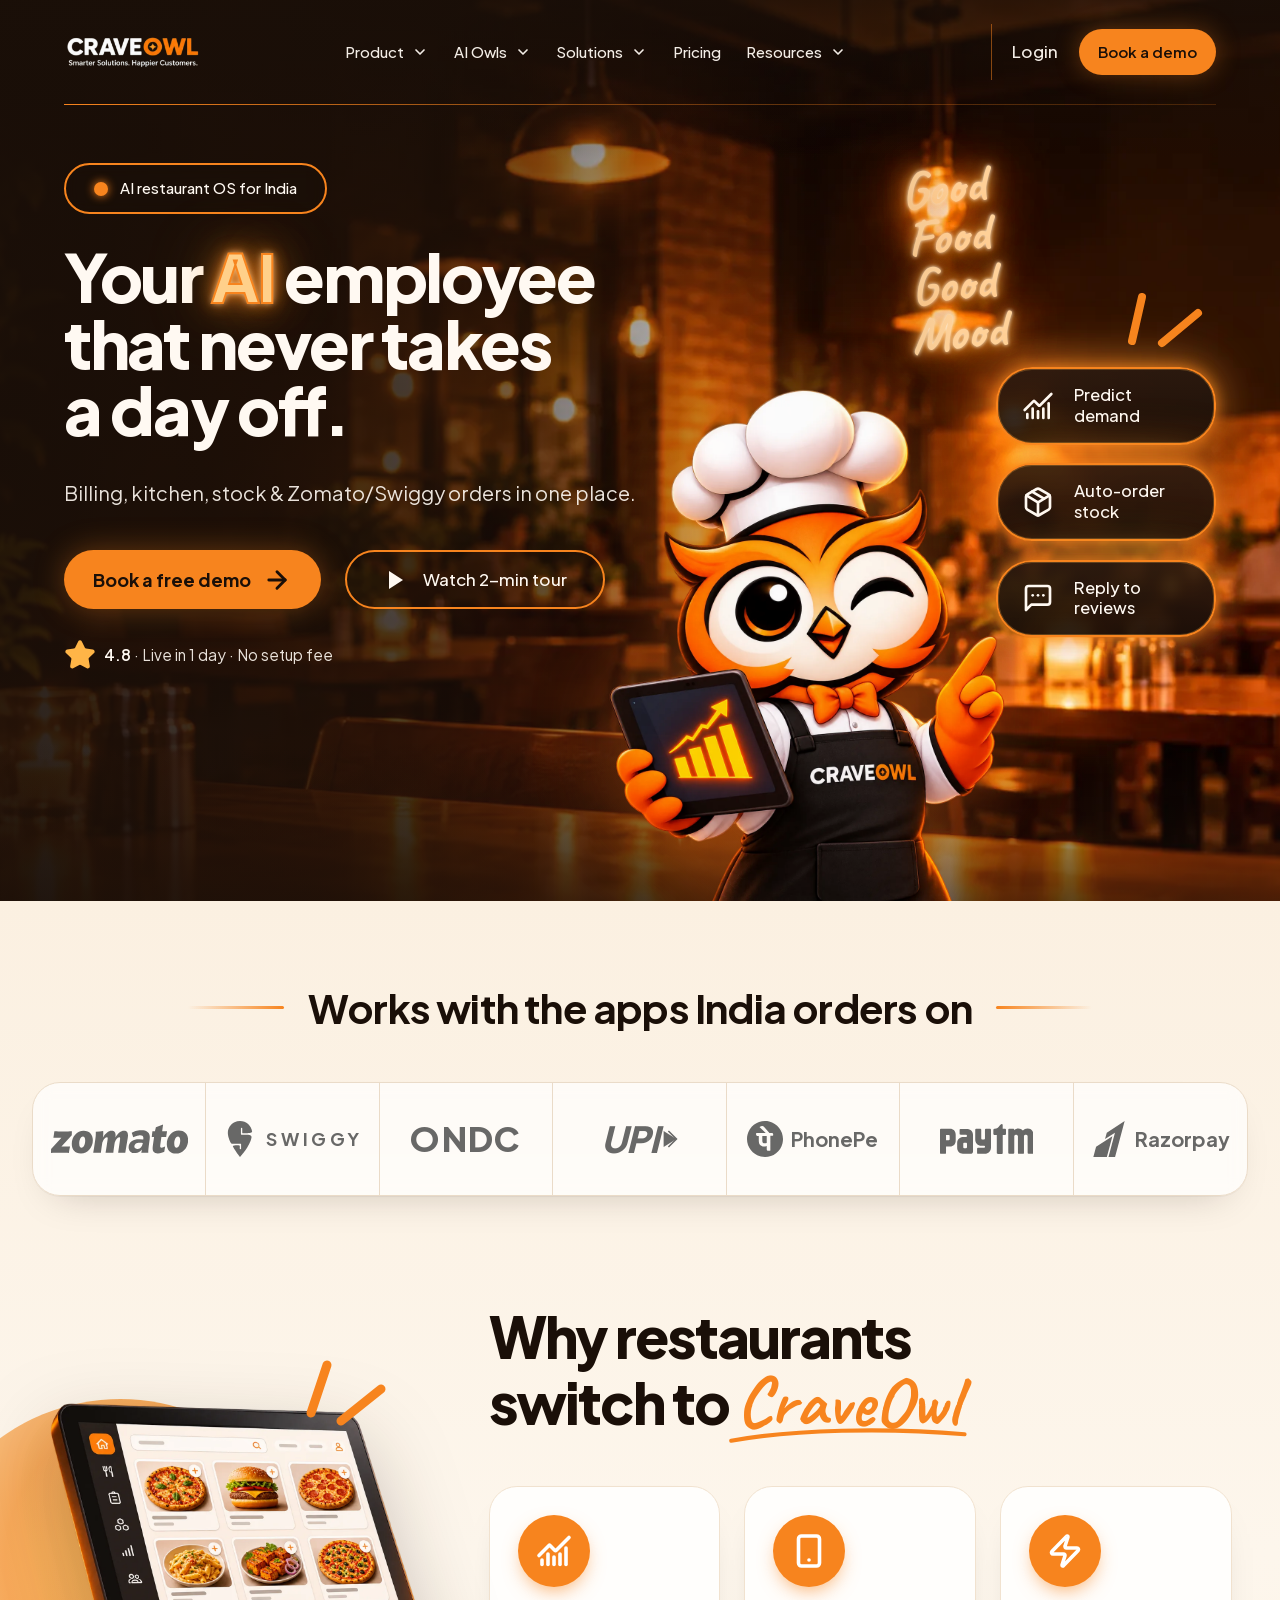
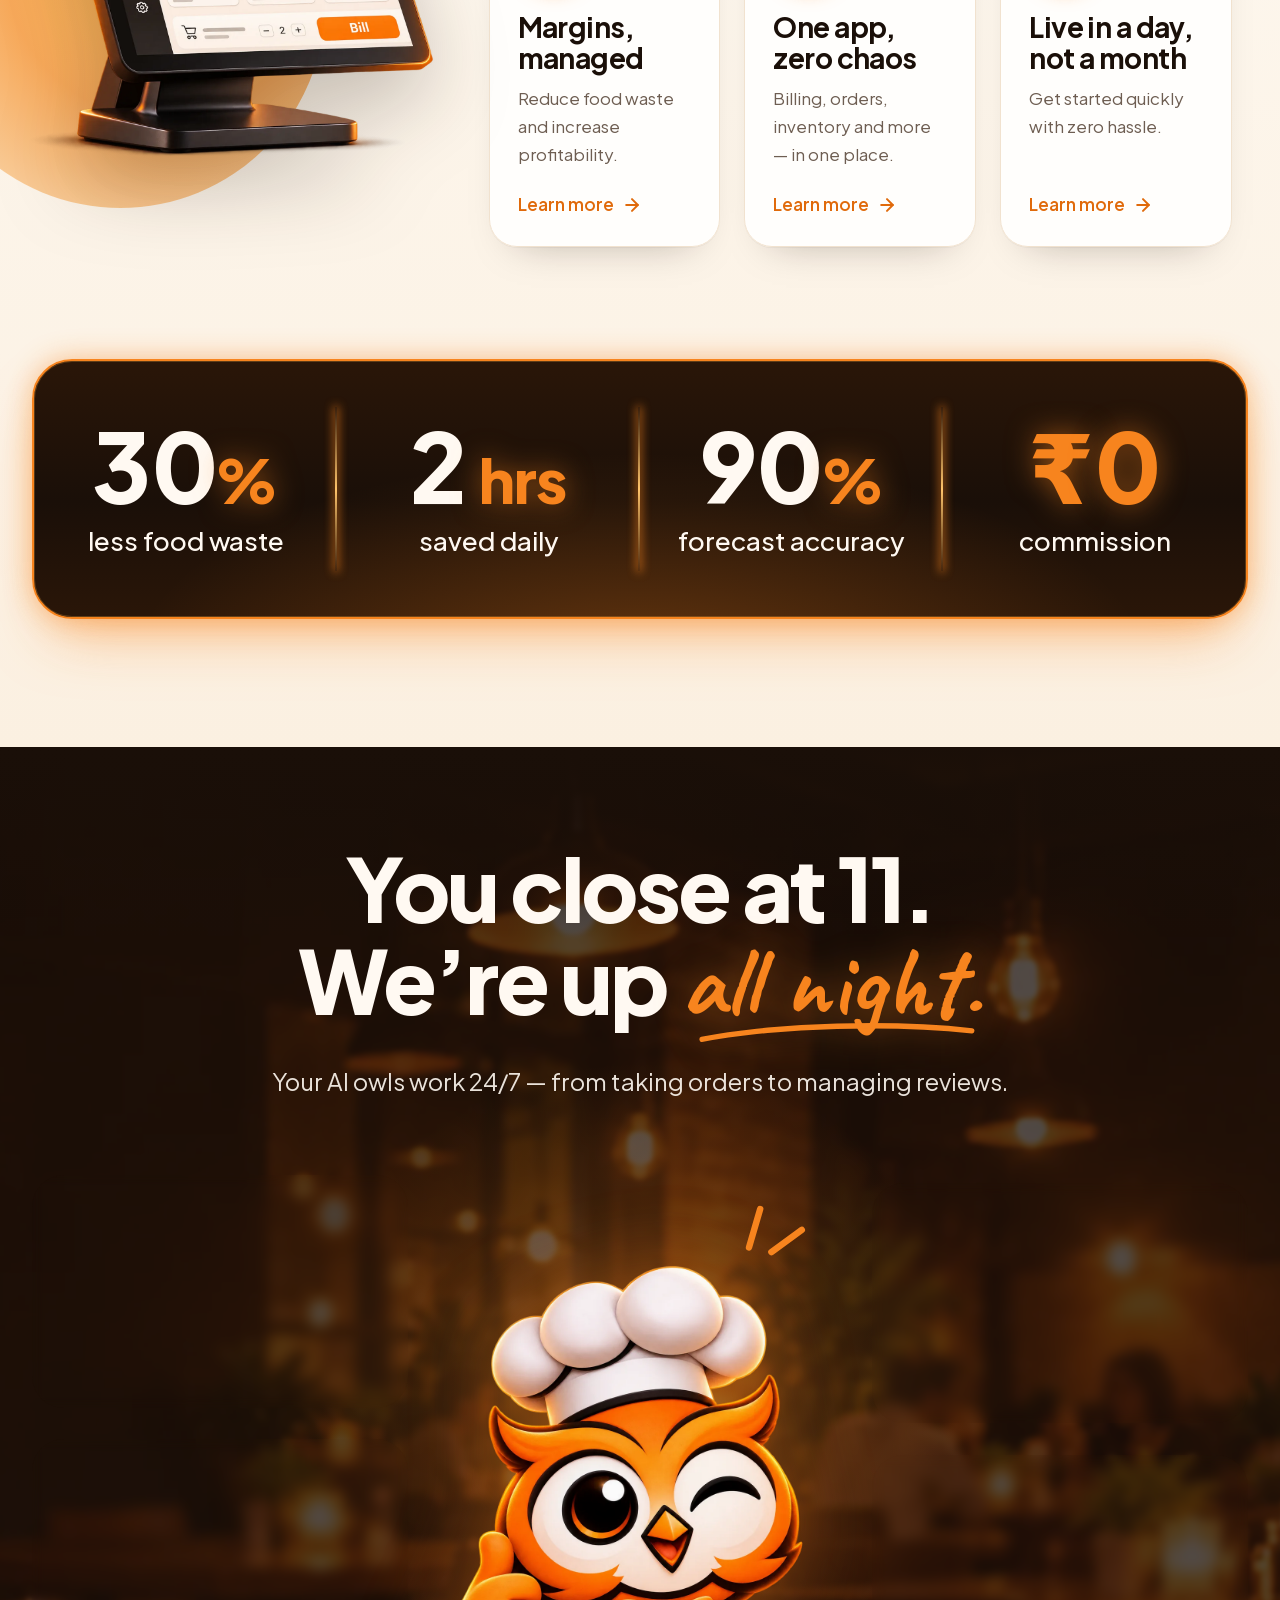
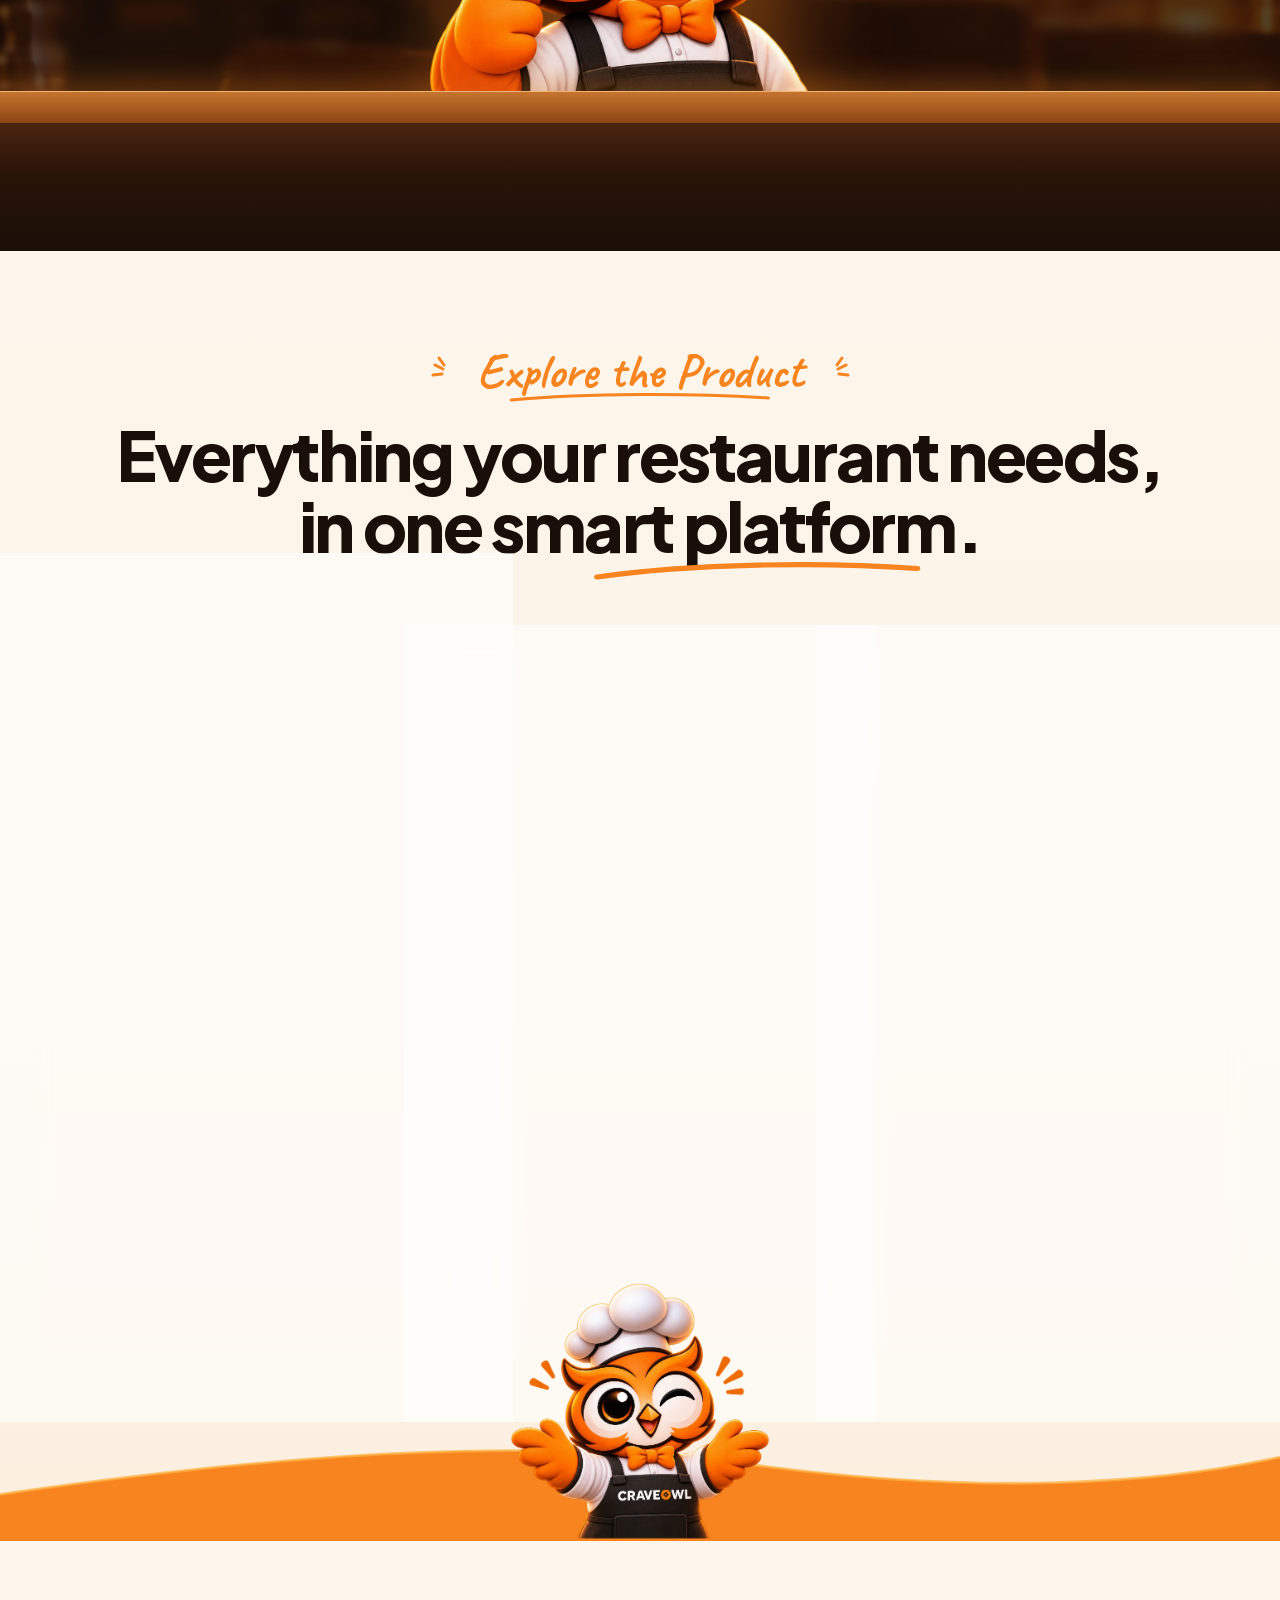
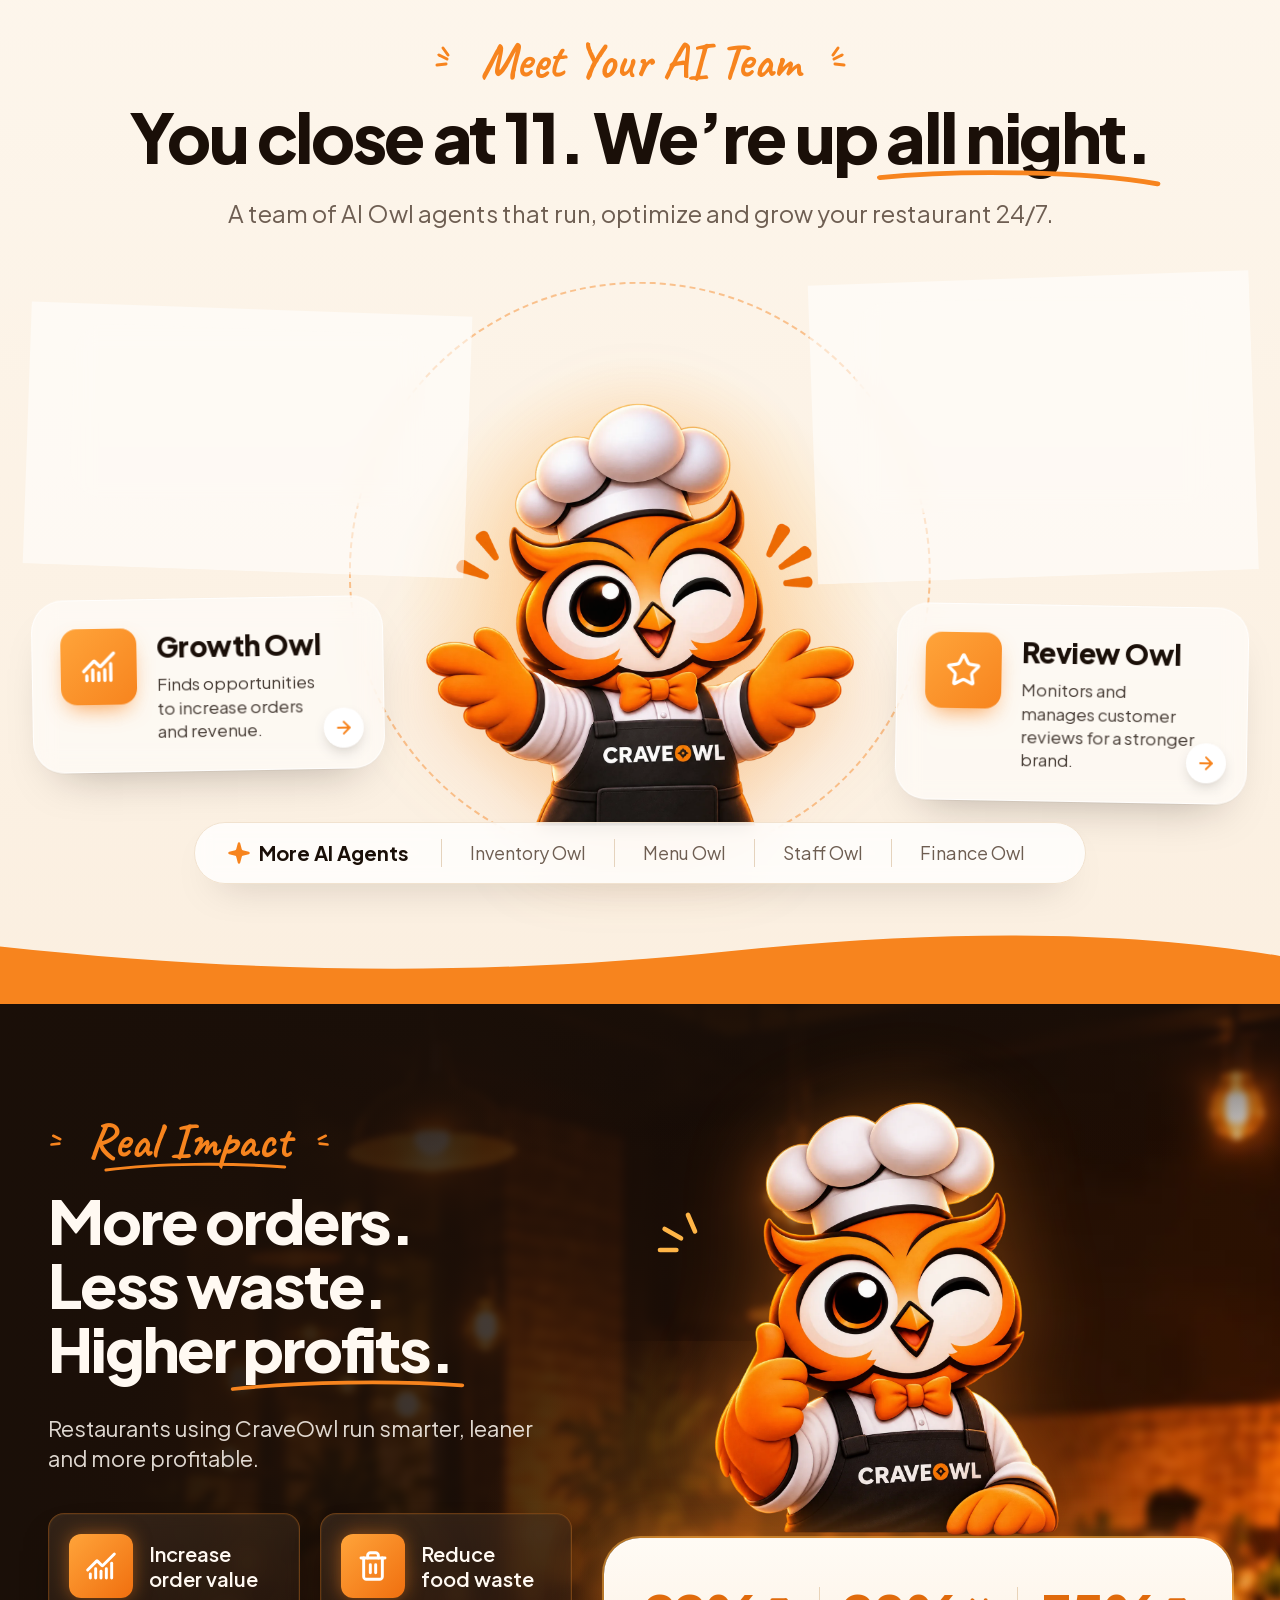
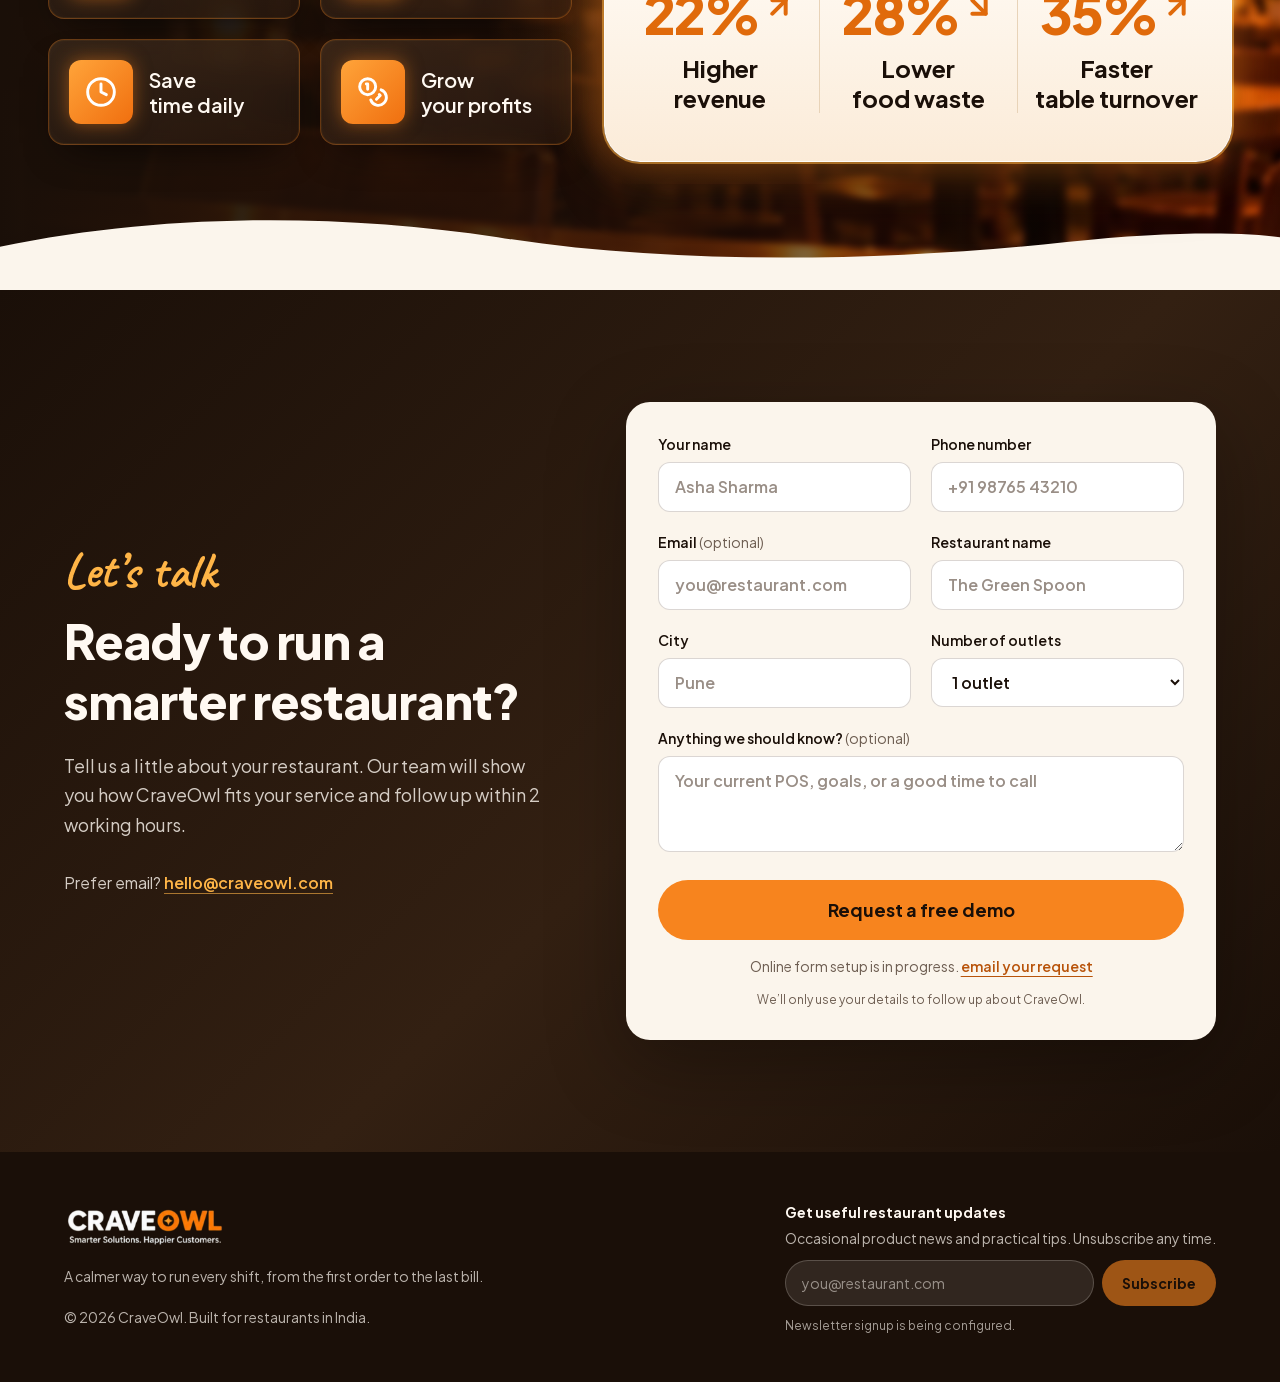
<file: index.html>
<!DOCTYPE html><!--n9ZOPQKz6sJJTXnsZ1Aw_--><html lang="en"><head><meta charSet="utf-8"/><meta name="viewport" content="width=device-width, initial-scale=1"/><link rel="preload" href="/_next/static/media/46bdd75a3ff56824-s.p.woff2" as="font" crossorigin="" type="font/woff2"/><link rel="preload" href="/_next/static/media/636a5ac981f94f8b-s.p.woff2" as="font" crossorigin="" type="font/woff2"/><link rel="preload" as="image" href="/images/hero-bg.webp"/><link rel="preload" as="image" href="/brand/craveowl_logo.png"/><link rel="preload" as="image" href="/images/owl-hero.webp"/><link rel="stylesheet" href="/_next/static/css/e313f041fdec0319.css" data-precedence="next"/><link rel="preload" as="script" fetchPriority="low" href="/_next/static/chunks/webpack-caa21fb8525f2992.js"/><script src="/_next/static/chunks/4bd1b696-c023c6e3521b1417.js" async=""></script><script src="/_next/static/chunks/255-a7ba4d37dca2f1fa.js" async=""></script><script src="/_next/static/chunks/main-app-311d8d7f35ae8bb5.js" async=""></script><script src="/_next/static/chunks/242-f9abf293c5bd9bc8.js" async=""></script><script src="/_next/static/chunks/app/page-6b98736aab9b9863.js" async=""></script><meta name="next-size-adjust" content=""/><title>CraveOwl: AI Restaurant POS &amp; Billing Software for India</title><meta name="description" content="Billing, kitchen, stock, staff and Zomato/Swiggy orders in one place, with an AI employee that never takes a day off."/><link rel="icon" href="/favicon.ico" type="image/x-icon" sizes="16x16"/><script src="/_next/static/chunks/polyfills-42372ed130431b0a.js" noModule=""></script></head><body class="__variable_c50567 __variable_a043ff antialiased"><div hidden=""><!--$--><!--/$--></div><main><section class="relative isolate min-h-[100svh] overflow-hidden bg-ink"><div class="absolute inset-0 -z-10" aria-hidden="true"><img alt="" decoding="async" data-nimg="fill" class="object-cover object-center" style="position:absolute;height:100%;width:100%;left:0;top:0;right:0;bottom:0;color:transparent" src="/images/hero-bg.webp"/><div class="animate-flicker neon-sign absolute right-[22%] top-[18%] hidden -rotate-6 text-center text-[clamp(44px,min(4vw,7vh),76px)] font-bold leading-[0.95] lg:block">Good<br/>Food<br/>Good<br/>Mood</div><div class="absolute inset-0 bg-[linear-gradient(90deg,rgba(26,15,8,0.92)_0%,rgba(26,15,8,0.78)_32%,rgba(26,15,8,0.2)_58%,transparent_75%)]"></div><div class="absolute inset-x-0 top-0 h-40 bg-linear-to-b from-ink/80 to-transparent"></div><div class="absolute inset-x-0 bottom-0 h-40 bg-linear-to-t from-ink/70 to-transparent"></div></div><header class="relative z-30"><div class="mx-auto flex h-20 max-w-[1920px] items-center justify-between px-4 sm:px-8 lg:h-[clamp(80px,11.5vh,124px)] lg:px-16"><a aria-label="CraveOwl home" class="shrink-0" href="/"><img alt="CraveOwl — Smarter Solutions. Happier Customers." width="482" height="120" decoding="async" data-nimg="1" class="h-7 w-auto sm:h-8 lg:h-[clamp(34px,min(2.4vw,4.3vh),46px)]" style="color:transparent" src="/brand/craveowl_logo.png"/></a><nav class="hidden items-center gap-[clamp(20px,2vw,40px)] xl:flex" aria-label="Main"><a class="group flex items-center gap-2 whitespace-nowrap text-[clamp(15px,0.9vw,17px)] font-medium text-chef/95 transition-colors hover:text-ember" href="#product">Product<svg xmlns="http://www.w3.org/2000/svg" width="24" height="24" viewBox="0 0 24 24" fill="none" stroke="currentColor" stroke-width="2.5" stroke-linecap="round" stroke-linejoin="round" class="lucide lucide-chevron-down h-4 w-4 transition-transform group-hover:rotate-180"><path d="m6 9 6 6 6-6"></path></svg></a><a class="group flex items-center gap-2 whitespace-nowrap text-[clamp(15px,0.9vw,17px)] font-medium text-chef/95 transition-colors hover:text-ember" href="#ai-owls">AI Owls<svg xmlns="http://www.w3.org/2000/svg" width="24" height="24" viewBox="0 0 24 24" fill="none" stroke="currentColor" stroke-width="2.5" stroke-linecap="round" stroke-linejoin="round" class="lucide lucide-chevron-down h-4 w-4 transition-transform group-hover:rotate-180"><path d="m6 9 6 6 6-6"></path></svg></a><a class="group flex items-center gap-2 whitespace-nowrap text-[clamp(15px,0.9vw,17px)] font-medium text-chef/95 transition-colors hover:text-ember" href="#solutions">Solutions<svg xmlns="http://www.w3.org/2000/svg" width="24" height="24" viewBox="0 0 24 24" fill="none" stroke="currentColor" stroke-width="2.5" stroke-linecap="round" stroke-linejoin="round" class="lucide lucide-chevron-down h-4 w-4 transition-transform group-hover:rotate-180"><path d="m6 9 6 6 6-6"></path></svg></a><a class="group flex items-center gap-2 whitespace-nowrap text-[clamp(15px,0.9vw,17px)] font-medium text-chef/95 transition-colors hover:text-ember" href="#pricing">Pricing</a><a class="group flex items-center gap-2 whitespace-nowrap text-[clamp(15px,0.9vw,17px)] font-medium text-chef/95 transition-colors hover:text-ember" href="#resources">Resources<svg xmlns="http://www.w3.org/2000/svg" width="24" height="24" viewBox="0 0 24 24" fill="none" stroke="currentColor" stroke-width="2.5" stroke-linecap="round" stroke-linejoin="round" class="lucide lucide-chevron-down h-4 w-4 transition-transform group-hover:rotate-180"><path d="m6 9 6 6 6-6"></path></svg></a></nav><div class="hidden items-center gap-[clamp(16px,1.6vw,32px)] xl:flex"><span class="h-14 w-px bg-owl/50" aria-hidden="true"></span><a class="text-[17px] font-medium text-chef/95 hover:text-ember" href="/login/">Login</a><a class="whitespace-nowrap rounded-full bg-owl px-[clamp(18px,1.5vw,28px)] py-[clamp(12px,0.85vw,16px)] text-[clamp(15px,0.9vw,17px)] font-semibold text-ink shadow-[0_0_24px_rgba(247,132,30,0.35)] transition hover:bg-ember" href="#demo">Book a demo</a></div><button type="button" class="rounded-full p-2 text-chef xl:hidden" aria-label="Open menu" aria-expanded="false"><svg xmlns="http://www.w3.org/2000/svg" width="24" height="24" viewBox="0 0 24 24" fill="none" stroke="currentColor" stroke-width="2" stroke-linecap="round" stroke-linejoin="round" class="lucide lucide-menu h-7 w-7"><line x1="4" x2="20" y1="12" y2="12"></line><line x1="4" x2="20" y1="6" y2="6"></line><line x1="4" x2="20" y1="18" y2="18"></line></svg></button></div><div class="mx-auto max-w-[1920px] px-4 sm:px-8 lg:px-16" aria-hidden="true"><div class="h-px bg-linear-to-r from-owl via-owl/40 to-owl/20"></div></div></header><div class="relative mx-auto max-w-[1920px] px-4 sm:px-8 lg:px-16"><div class="relative flex min-h-[calc(100svh-80px)] flex-col lg:min-h-[max(calc(100svh-clamp(80px,11.5vh,124px)),560px)]"><div class="relative z-20 max-w-[880px] lg:max-w-[46vw] pt-10 sm:pt-14 lg:pt-[clamp(40px,min(4.6vw,8.2vh),88px)]"><span class="animate-fade-up inline-flex items-center gap-3 rounded-full border-2 border-owl bg-ink/40 px-5 py-2.5 text-[15px] font-medium text-chef backdrop-blur-sm sm:px-7 sm:py-3 sm:text-[19px] lg:text-[clamp(15px,min(1vw,1.76vh),19px)]"><span class="h-3.5 w-3.5 rounded-full bg-owl shadow-[0_0_10px_var(--owl-orange)]"></span>AI restaurant OS for India</span><h1 class="animate-fade-up mt-8 text-[44px] max-[380px]:text-[38px] font-extrabold leading-[1.02] tracking-[-0.035em] text-chef sm:text-7xl lg:mt-[clamp(24px,min(2.3vw,4.1vh),44px)] lg:text-[clamp(44px,min(5.2vw,8.5vh),100px)] lg:leading-[1.0]" style="animation-delay:80ms">Your <span class="text-glow">AI</span> employee<br class="hidden sm:block"/> that never takes<br class="hidden sm:block"/> a day off.</h1><p class="animate-fade-up mt-7 max-w-[680px] text-lg text-chef/90 sm:text-2xl lg:mt-9 lg:text-[clamp(17px,min(1.56vw,2.8vh),30px)] lg:leading-snug" style="animation-delay:160ms">Billing, kitchen, stock &amp; Zomato/Swiggy orders in one place.</p><div class="animate-fade-up mt-8 flex flex-col gap-4 sm:flex-row lg:mt-11 lg:gap-6" style="animation-delay:240ms"><a class="group inline-flex h-16 items-center justify-center gap-3 rounded-full bg-owl px-10 text-xl font-bold text-ink shadow-[0_0_30px_rgba(247,132,30,0.35)] transition hover:bg-ember lg:h-[clamp(48px,min(4.6vw,8.2vh),88px)] lg:px-[clamp(28px,min(2.3vw,4.1vh),44px)] lg:text-[clamp(18px,min(1.4vw,2.5vh),27px)]" href="#demo">Book a free demo<svg xmlns="http://www.w3.org/2000/svg" width="24" height="24" viewBox="0 0 24 24" fill="none" stroke="currentColor" stroke-width="2.5" stroke-linecap="round" stroke-linejoin="round" class="lucide lucide-arrow-right h-6 w-6 transition-transform group-hover:translate-x-1 lg:h-7 lg:w-7"><path d="M5 12h14"></path><path d="m12 5 7 7-7 7"></path></svg></a><a class="inline-flex h-16 items-center justify-center gap-4 rounded-full border-2 border-owl bg-ink/30 px-9 text-xl font-medium text-chef backdrop-blur-sm transition hover:bg-owl/10 lg:h-[clamp(48px,min(4.6vw,8.2vh),88px)] lg:text-[clamp(17px,min(1.3vw,2.3vh),25px)]" href="#tour"><svg xmlns="http://www.w3.org/2000/svg" width="24" height="24" viewBox="0 0 24 24" fill="none" stroke="currentColor" stroke-width="0" stroke-linecap="round" stroke-linejoin="round" class="lucide lucide-play h-6 w-6 fill-chef"><polygon points="6 3 20 12 6 21 6 3"></polygon></svg>Watch 2-min tour</a></div><p class="animate-fade-up mt-8 flex items-center gap-2 text-base text-chef/90 lg:mt-[clamp(24px,min(2.3vw,4.1vh),44px)] lg:text-[clamp(15px,min(1.2vw,2.1vh),23px)]" style="animation-delay:320ms"><svg xmlns="http://www.w3.org/2000/svg" width="24" height="24" viewBox="0 0 24 24" fill="none" stroke="currentColor" stroke-width="2" stroke-linecap="round" stroke-linejoin="round" class="lucide lucide-star h-6 w-6 fill-ember text-ember lg:h-8 lg:w-8"><path d="M11.525 2.295a.53.53 0 0 1 .95 0l2.31 4.679a2.123 2.123 0 0 0 1.595 1.16l5.166.756a.53.53 0 0 1 .294.904l-3.736 3.638a2.123 2.123 0 0 0-.611 1.878l.882 5.14a.53.53 0 0 1-.771.56l-4.618-2.428a2.122 2.122 0 0 0-1.973 0L6.396 21.01a.53.53 0 0 1-.77-.56l.881-5.139a2.122 2.122 0 0 0-.611-1.879L2.16 9.795a.53.53 0 0 1 .294-.906l5.165-.755a2.122 2.122 0 0 0 1.597-1.16z"></path></svg><span><strong class="font-semibold text-chef">4.8</strong> · Live in 1 day · No setup fee</span></p></div><div class="pointer-events-none relative z-10 mx-auto mt-10 h-[420px] w-full max-w-[460px] sm:h-[520px] lg:absolute lg:bottom-0 lg:left-[46%] lg:mt-0 lg:h-[88%] lg:w-[36%] lg:max-w-[620px]"><img alt="CraveOwl mascot, a chef owl winking and pointing, holding a tablet with a rising sales chart" decoding="async" data-nimg="fill" class="animate-float object-contain object-bottom drop-shadow-[0_0_40px_rgba(247,132,30,0.35)]" style="position:absolute;height:100%;width:100%;left:0;top:0;right:0;bottom:0;color:transparent" src="/images/owl-hero.webp"/></div><div class="relative z-20 mt-6 mb-12 flex flex-wrap justify-center gap-4 lg:absolute lg:right-0 lg:top-[33%] lg:mt-0 lg:mb-0 lg:flex-col lg:gap-[clamp(16px,min(1.45vw,2.6vh),28px)]"><svg class="absolute -top-20 right-2 hidden h-16 w-24 lg:block" viewBox="0 0 96 64" fill="none" aria-hidden="true"><path d="M20 54 L30 10" stroke="var(--owl-orange)" stroke-width="8" stroke-linecap="round"></path><path d="M50 56 L86 26" stroke="var(--owl-orange)" stroke-width="8" stroke-linecap="round"></path></svg><div class="neon-pill animate-fade-up flex w-[260px] items-center gap-5 rounded-[36px] px-7 py-5 lg:w-[clamp(220px,min(17vw,30.6vh),330px)] lg:px-[clamp(20px,1.9vw,36px)] lg:py-[clamp(14px,min(1.25vw,2.2vh),24px)]" style="animation-delay:400ms"><svg xmlns="http://www.w3.org/2000/svg" width="24" height="24" viewBox="0 0 24 24" fill="none" stroke="currentColor" stroke-width="2" stroke-linecap="round" stroke-linejoin="round" class="lucide lucide-chart-no-axes-combined h-10 w-10 shrink-0 text-chef lg:h-[clamp(32px,min(2.5vw,4.5vh),48px)] lg:w-[clamp(32px,min(2.5vw,4.5vh),48px)]"><path d="M12 16v5"></path><path d="M16 14v7"></path><path d="M20 10v11"></path><path d="m22 3-8.646 8.646a.5.5 0 0 1-.708 0L9.354 8.354a.5.5 0 0 0-.707 0L2 15"></path><path d="M4 18v3"></path><path d="M8 14v7"></path></svg><span class="text-lg font-medium leading-tight text-chef lg:text-[clamp(16px,min(1.3vw,2.3vh),25px)]">Predict<br/>demand</span></div><div class="neon-pill animate-fade-up flex w-[260px] items-center gap-5 rounded-[36px] px-7 py-5 lg:w-[clamp(220px,min(17vw,30.6vh),330px)] lg:px-[clamp(20px,1.9vw,36px)] lg:py-[clamp(14px,min(1.25vw,2.2vh),24px)]" style="animation-delay:500ms"><svg xmlns="http://www.w3.org/2000/svg" width="24" height="24" viewBox="0 0 24 24" fill="none" stroke="currentColor" stroke-width="2" stroke-linecap="round" stroke-linejoin="round" class="lucide lucide-package h-10 w-10 shrink-0 text-chef lg:h-[clamp(32px,min(2.5vw,4.5vh),48px)] lg:w-[clamp(32px,min(2.5vw,4.5vh),48px)]"><path d="M11 21.73a2 2 0 0 0 2 0l7-4A2 2 0 0 0 21 16V8a2 2 0 0 0-1-1.73l-7-4a2 2 0 0 0-2 0l-7 4A2 2 0 0 0 3 8v8a2 2 0 0 0 1 1.73z"></path><path d="M12 22V12"></path><path d="m3.3 7 7.703 4.734a2 2 0 0 0 1.994 0L20.7 7"></path><path d="m7.5 4.27 9 5.15"></path></svg><span class="text-lg font-medium leading-tight text-chef lg:text-[clamp(16px,min(1.3vw,2.3vh),25px)]">Auto-order<br/>stock</span></div><div class="neon-pill animate-fade-up flex w-[260px] items-center gap-5 rounded-[36px] px-7 py-5 lg:w-[clamp(220px,min(17vw,30.6vh),330px)] lg:px-[clamp(20px,1.9vw,36px)] lg:py-[clamp(14px,min(1.25vw,2.2vh),24px)]" style="animation-delay:600ms"><svg xmlns="http://www.w3.org/2000/svg" width="24" height="24" viewBox="0 0 24 24" fill="none" stroke="currentColor" stroke-width="2" stroke-linecap="round" stroke-linejoin="round" class="lucide lucide-message-square-more h-10 w-10 shrink-0 text-chef lg:h-[clamp(32px,min(2.5vw,4.5vh),48px)] lg:w-[clamp(32px,min(2.5vw,4.5vh),48px)]"><path d="M21 15a2 2 0 0 1-2 2H7l-4 4V5a2 2 0 0 1 2-2h14a2 2 0 0 1 2 2z"></path><path d="M8 10h.01"></path><path d="M12 10h.01"></path><path d="M16 10h.01"></path></svg><span class="text-lg font-medium leading-tight text-chef lg:text-[clamp(16px,min(1.3vw,2.3vh),25px)]">Reply to<br/>reviews</span></div></div></div></div></section><div class="bg-[linear-gradient(180deg,#FBF0E1_0%,#FDF6EC_45%,#FBF0E1_100%)] text-ink"><section aria-labelledby="logo-strip-heading" class="pt-14 lg:pt-20"><div class="mx-auto max-w-[1280px] px-4 sm:px-8"><div class="flex items-center justify-center gap-4 sm:gap-6"><span class="h-[3px] w-12 rounded-full bg-linear-to-l from-owl to-transparent sm:w-24" aria-hidden="true"></span><h2 id="logo-strip-heading" class="text-center text-2xl font-bold tracking-[-0.02em] text-ink sm:text-[34px] lg:text-[40px]">Works with the apps India orders on</h2><span class="h-[3px] w-12 rounded-full bg-linear-to-r from-owl to-transparent sm:w-24" aria-hidden="true"></span></div><ul class="mt-10 grid grid-cols-2 overflow-hidden rounded-[28px] border border-[#EADBC8] bg-white/70 shadow-[0_1px_0_rgba(26,15,8,0.04),0_18px_40px_-24px_rgba(26,15,8,0.25)] backdrop-blur sm:grid-cols-4 lg:mt-12 lg:grid-cols-7"><li class="group flex h-24 items-center justify-center border-[#EADBC8] px-4 [&amp;:not(:last-child)]:border-r max-sm:h-20 max-sm:border-b max-sm:last:col-span-2 max-sm:last:border-b-0 max-sm:[&amp;:nth-child(even)]:border-r-0 sm:max-lg:[&amp;:nth-child(-n+4)]:border-b sm:max-lg:[&amp;:nth-child(4)]:border-r-0 lg:h-28"><span class="text-[#4a4040] opacity-80 grayscale transition duration-300 group-hover:opacity-100 group-hover:grayscale-0 flex items-center gap-2" aria-label="Zomato"><svg role="img" viewBox="0 9.2 24 5.6" class="h-7 lg:h-8 w-auto shrink-0" style="--brand:#E23744" aria-hidden="true"><path d="M19.615 9.45l-1.258.473-.167.71-.446.021-.115.978h.408l-.211 1.51c-.131.939.036 1.381.865 1.381.488 0 .91-.175 1.135-.297l.145-.9c-.167.083-.436.19-.618.19-.247 0-.276-.13-.225-.488l.189-1.396h.843c.03-.206.131-.877.16-1h-.865zm-3.779 1.002c-.115.002-.236.01-.361.026a3.592 3.592 0 0 0-1.347.432l.26.789c.269-.15.615-.28.978-.326.538-.066.757.1.79.375.014.109.004.199-.005.289l-.014.056a3.46 3.46 0 0 0-1.097-.036c-.518.063-.943.273-1.204.6a1.324 1.324 0 0 0-.225 1.034c.127.583.553.84 1.199.76.45-.055.812-.27 1.076-.63a2.665 2.665 0 0 1-.03.304 1.74 1.74 0 0 1-.072.29l1.244.001a3.657 3.657 0 0 1-.001-.365c.036-.459.118-1.143.247-2.051a2.397 2.397 0 0 0-.002-.59c-.08-.644-.628-.969-1.436-.958zm6.536.063c-1.194 0-2.107 1.067-2.107 2.342 0 .959.552 1.693 1.628 1.693 1.2 0 2.107-1.067 2.107-2.35 0-.95-.538-1.685-1.628-1.685zm-11.777.041c-.538 0-1.12.465-1.52 1.236.102-.504.08-1.076.051-1.198a8.964 8.964 0 0 1-1.287.122 6.9 6.9 0 0 1-.073 1.243l-.167 1.145c-.066.45-.138.969-.211 1.297h1.353c.007-.199.058-.511.094-.786l.116-.786c.095-.511.502-1.114.815-1.114.182 0 .175.176.124.504l-.131.885c-.066.45-.138.969-.211 1.297h1.367c.008-.199.051-.512.088-.786l.116-.786c.094-.512.502-1.114.814-1.114.182 0 .175.168.146.396l-.327 2.29H13l.438-2.609c.095-.649.044-1.236-.676-1.236-.523 0-1.09.443-1.49 1.182.087-.61.036-1.182-.677-1.182zm-4.88.008c-1.177 0-2.08 1.053-2.08 2.312 0 .946.546 1.67 1.608 1.67 1.185 0 2.08-1.052 2.08-2.319 0-.938-.531-1.663-1.607-1.663zm-5.126.091c-.05.39-.102.778-.175 1.13.328-.008.619-.016 1.411-.016l-1.81 1.96-.015.703c.444-.03.997-.039 1.63-.039.566 0 1.134.008 1.497.039.065-.458.13-.763.21-1.137-.275.015-.755.023-1.512.023l1.81-1.969.023-.694c-.437.023-.83.03-1.52.03-.749 0-.975-.007-1.549-.03zm4.988.927c.255 0 .408.228.408.701 0 .687-.276 1.251-.626 1.251-.261 0-.414-.236-.414-.702 0-.694.283-1.25.632-1.25zm16.629 0c.254 0 .407.228.407.701 0 .687-.276 1.251-.625 1.251-.262 0-.415-.236-.415-.702 0-.694.284-1.25.633-1.25zM15.51 12.64c.206-.003.403.024.55.058l-.013.118c-.075.44-.39.881-.848.938-.31.037-.578-.148-.608-.39a.538.538 0 0 1 .114-.41c.117-.159.336-.268.599-.3.069-.009.138-.013.206-.014Z" class="fill-current group-hover:fill-[var(--brand)]"></path></svg></span></li><li class="group flex h-24 items-center justify-center border-[#EADBC8] px-4 [&amp;:not(:last-child)]:border-r max-sm:h-20 max-sm:border-b max-sm:last:col-span-2 max-sm:last:border-b-0 max-sm:[&amp;:nth-child(even)]:border-r-0 sm:max-lg:[&amp;:nth-child(-n+4)]:border-b sm:max-lg:[&amp;:nth-child(4)]:border-r-0 lg:h-28"><span class="text-[#4a4040] opacity-80 grayscale transition duration-300 group-hover:opacity-100 group-hover:grayscale-0 flex items-center gap-2" aria-label="Swiggy"><svg role="img" viewBox="0 0 24 24" class="h-8 w-8 lg:h-9 lg:w-9 shrink-0" style="--brand:#FC8019" aria-hidden="true"><path d="M12.034 24c-.376-.411-2.075-2.584-3.95-5.513-.547-.916-.901-1.63-.833-1.814.178-.48 3.355-.743 4.333-.308.298.132.29.307.29.409 0 .44-.022 1.619-.022 1.619a.441.441 0 1 0 .883-.002l-.005-2.939c0-.255-.278-.319-.331-.329-.511-.002-1.548-.006-2.661-.006-2.457 0-3.006.101-3.423-.172-.904-.591-2.383-4.577-2.417-6.819C3.849 4.964 5.723 2.225 8.362.868A8.13 8.13 0 0 1 12.026 0c4.177 0 7.617 3.153 8.075 7.209l.001.011c.084.981-5.321 1.189-6.39.904-.164-.044-.206-.212-.206-.284L13.5 4.996a.442.442 0 0 0-.884.002l.009 3.866a.33.33 0 0 0 .268.32l3.354-.001c1.79 0 2.542.207 3.042.588.333.254.461.739.349 1.37C18.633 16.755 12.273 23.71 12.034 24z" class="fill-current group-hover:fill-[var(--brand)]"></path></svg><span class="font-bold text-lg tracking-[0.2em]">SWIGGY</span></span></li><li class="group flex h-24 items-center justify-center border-[#EADBC8] px-4 [&amp;:not(:last-child)]:border-r max-sm:h-20 max-sm:border-b max-sm:last:col-span-2 max-sm:last:border-b-0 max-sm:[&amp;:nth-child(even)]:border-r-0 sm:max-lg:[&amp;:nth-child(-n+4)]:border-b sm:max-lg:[&amp;:nth-child(4)]:border-r-0 lg:h-28"><span class="text-[#4a4040] opacity-80 grayscale transition duration-300 group-hover:opacity-100 group-hover:grayscale-0 text-3xl font-extrabold tracking-[0.04em] lg:text-[34px]" aria-label="ONDC">ON<span class="group-hover:text-[#1B75BB]">D</span>C</span></li><li class="group flex h-24 items-center justify-center border-[#EADBC8] px-4 [&amp;:not(:last-child)]:border-r max-sm:h-20 max-sm:border-b max-sm:last:col-span-2 max-sm:last:border-b-0 max-sm:[&amp;:nth-child(even)]:border-r-0 sm:max-lg:[&amp;:nth-child(-n+4)]:border-b sm:max-lg:[&amp;:nth-child(4)]:border-r-0 lg:h-28"><span class="text-[#4a4040] opacity-80 grayscale transition duration-300 group-hover:opacity-100 group-hover:grayscale-0 flex items-center text-3xl font-extrabold italic tracking-tight lg:text-4xl" aria-label="UPI">UPI<svg viewBox="0 0 20 24" class="ml-1 h-6 w-4 lg:h-7" aria-hidden="true"><path d="M2 2 L18 12 L2 22 Z" class="fill-current group-hover:fill-[#F7841E]"></path><path d="M8 2 L18 12 L8 22" class="fill-none stroke-current" stroke-width="2"></path></svg></span></li><li class="group flex h-24 items-center justify-center border-[#EADBC8] px-4 [&amp;:not(:last-child)]:border-r max-sm:h-20 max-sm:border-b max-sm:last:col-span-2 max-sm:last:border-b-0 max-sm:[&amp;:nth-child(even)]:border-r-0 sm:max-lg:[&amp;:nth-child(-n+4)]:border-b sm:max-lg:[&amp;:nth-child(4)]:border-r-0 lg:h-28"><span class="text-[#4a4040] opacity-80 grayscale transition duration-300 group-hover:opacity-100 group-hover:grayscale-0 flex items-center gap-2" aria-label="PhonePe"><svg role="img" viewBox="0 0 24 24" class="h-8 w-8 lg:h-9 lg:w-9 shrink-0" style="--brand:#5F259F" aria-hidden="true"><path d="M10.206 9.941h2.949v4.692c-.402.201-.938.268-1.34.268-1.072 0-1.609-.536-1.609-1.743V9.941zm13.47 4.816c-1.523 6.449-7.985 10.442-14.433 8.919C2.794 22.154-1.199 15.691.324 9.243 1.847 2.794 8.309-1.199 14.757.324c6.449 1.523 10.442 7.985 8.919 14.433zm-6.231-5.888a.887.887 0 0 0-.871-.871h-1.609l-3.686-4.222c-.335-.402-.871-.536-1.407-.402l-1.274.401c-.201.067-.268.335-.134.469l4.021 3.82H6.386c-.201 0-.335.134-.335.335v.67c0 .469.402.871.871.871h.938v3.217c0 2.413 1.273 3.82 3.418 3.82.67 0 1.206-.067 1.877-.335v2.145c0 .603.469 1.072 1.072 1.072h.938a.432.432 0 0 0 .402-.402V9.874h1.542c.201 0 .335-.134.335-.335v-.67z" class="fill-current group-hover:fill-[var(--brand)]"></path></svg><span class="font-bold text-xl">PhonePe</span></span></li><li class="group flex h-24 items-center justify-center border-[#EADBC8] px-4 [&amp;:not(:last-child)]:border-r max-sm:h-20 max-sm:border-b max-sm:last:col-span-2 max-sm:last:border-b-0 max-sm:[&amp;:nth-child(even)]:border-r-0 sm:max-lg:[&amp;:nth-child(-n+4)]:border-b sm:max-lg:[&amp;:nth-child(4)]:border-r-0 lg:h-28"><span class="text-[#4a4040] opacity-80 grayscale transition duration-300 group-hover:opacity-100 group-hover:grayscale-0 flex items-center gap-2" aria-label="Paytm"><svg role="img" viewBox="0 7.9 24 8.2" class="h-7 lg:h-8 w-auto shrink-0" style="--brand:#20336B" aria-hidden="true"><path d="M15.85 8.167a.204.204 0 0 0-.04.004c-.68.19-.543 1.148-1.781 1.23h-.12a.23.23 0 0 0-.052.005h-.001a.24.24 0 0 0-.184.235v1.09c0 .134.106.241.237.241h.645v4.623c0 .132.104.238.233.238h1.058a.236.236 0 0 0 .233-.238v-4.623h.6c.13 0 .236-.107.236-.241v-1.09a.239.239 0 0 0-.236-.24h-.612V8.386a.218.218 0 0 0-.216-.22zm4.225 1.17c-.398 0-.762.15-1.042.395v-.124a.238.238 0 0 0-.234-.224h-1.07a.24.24 0 0 0-.236.242v5.92a.24.24 0 0 0 .236.242h1.07c.12 0 .217-.091.233-.209v-4.25a.393.393 0 0 1 .371-.408h.196a.41.41 0 0 1 .226.09.405.405 0 0 1 .145.319v4.074l.004.155a.24.24 0 0 0 .237.241h1.07a.239.239 0 0 0 .235-.23l-.001-4.246c0-.14.062-.266.174-.34a.419.419 0 0 1 .196-.068h.198c.23.02.37.2.37.408.005 1.396.004 2.8.004 4.224a.24.24 0 0 0 .237.241h1.07c.13 0 .236-.108.236-.241v-4.543c0-.31-.034-.442-.08-.577a1.601 1.601 0 0 0-1.51-1.09h-.015a1.58 1.58 0 0 0-1.152.5c-.291-.308-.7-.5-1.153-.5zM.232 9.4A.234.234 0 0 0 0 9.636v5.924c0 .132.096.238.216.241h1.09c.13 0 .237-.107.237-.24l.004-1.658H2.57c.857 0 1.453-.605 1.453-1.481v-1.538c0-.877-.596-1.484-1.453-1.484H.232zm9.032 0a.239.239 0 0 0-.237.241v2.47c0 .94.657 1.608 1.579 1.608h.675s.016 0 .037.004a.253.253 0 0 1 .222.253c0 .13-.096.235-.219.251l-.018.004-.303.006H9.739a.239.239 0 0 0-.236.24v1.09a.24.24 0 0 0 .236.242h1.75c.92 0 1.577-.669 1.577-1.608v-4.56a.239.239 0 0 0-.236-.24h-1.07a.239.239 0 0 0-.236.24c-.005.787 0 1.525 0 2.255a.253.253 0 0 1-.25.25h-.449a.253.253 0 0 1-.25-.255c.005-.754-.005-1.5-.005-2.25a.239.239 0 0 0-.236-.24zm-4.004.006a.232.232 0 0 0-.238.226v1.023c0 .132.113.24.252.24h1.413c.112.017.2.1.213.23v.14c-.013.124-.1.214-.207.224h-.7c-.93 0-1.594.63-1.594 1.515v1.269c0 .88.57 1.506 1.495 1.506h1.94c.348 0 .63-.27.63-.6v-4.136c0-1.004-.508-1.637-1.72-1.637zm-3.713 1.572h.678c.139 0 .25.115.25.256v.836a.253.253 0 0 1-.25.256h-.1c-.192.002-.386 0-.578 0zm4.67 1.977h.445c.139 0 .252.108.252.24v.932a.23.23 0 0 1-.014.076.25.25 0 0 1-.238.164h-.445a.247.247 0 0 1-.252-.24v-.933c0-.132.113-.239.252-.239Z" class="fill-current group-hover:fill-[var(--brand)]"></path></svg></span></li><li class="group flex h-24 items-center justify-center border-[#EADBC8] px-4 [&amp;:not(:last-child)]:border-r max-sm:h-20 max-sm:border-b max-sm:last:col-span-2 max-sm:last:border-b-0 max-sm:[&amp;:nth-child(even)]:border-r-0 sm:max-lg:[&amp;:nth-child(-n+4)]:border-b sm:max-lg:[&amp;:nth-child(4)]:border-r-0 lg:h-28"><span class="text-[#4a4040] opacity-80 grayscale transition duration-300 group-hover:opacity-100 group-hover:grayscale-0 flex items-center gap-2" aria-label="Razorpay"><svg role="img" viewBox="0 0 24 24" class="h-8 w-8 lg:h-9 lg:w-9 shrink-0" style="--brand:#0C2451" aria-hidden="true"><path d="M22.436 0l-11.91 7.773-1.174 4.276 6.625-4.297L11.65 24h4.391l6.395-24zM14.26 10.098L3.389 17.166 1.564 24h9.008l3.688-13.902Z" class="fill-current group-hover:fill-[var(--brand)]"></path></svg><span class="font-bold text-xl">Razorpay</span></span></li></ul></div></section><section aria-labelledby="why-heading" class="relative pt-20 lg:pt-28"><div class="mx-auto grid max-w-[1440px] items-center gap-12 px-4 sm:px-8 lg:grid-cols-[minmax(0,5fr)_minmax(0,8fr)] lg:gap-6 lg:pl-0 lg:pr-12"><div class="relative mx-auto aspect-[5/4] w-full max-w-[560px] lg:mx-0 lg:max-w-none"><div class="absolute left-[-18%] top-[2%] aspect-square w-[88%] rounded-full bg-[radial-gradient(circle_at_60%_40%,#FFB547_0%,#F7A14A_45%,#F9C58A_75%,rgba(251,245,236,0)_100%)] opacity-90" aria-hidden="true"></div><svg class="absolute left-[64%] top-[-10%] z-10 h-16 w-20 lg:h-20 lg:w-24" viewBox="0 0 96 80" fill="none" aria-hidden="true"><path d="M14 58 L30 10" stroke="var(--owl-orange)" stroke-width="9" stroke-linecap="round"></path><path d="M44 66 L84 34" stroke="var(--owl-orange)" stroke-width="9" stroke-linecap="round"></path></svg><div class="absolute inset-0"><img alt="CraveOwl POS terminal showing a menu of pizzas and burgers with an orange Bill button" loading="lazy" decoding="async" data-nimg="fill" class="object-contain object-left drop-shadow-[0_30px_40px_rgba(26,15,8,0.25)]" style="position:absolute;height:100%;width:100%;left:0;top:0;right:0;bottom:0;color:transparent" src="/images/pos-terminal.webp"/></div></div><div><h2 id="why-heading" class="text-[40px] max-[380px]:text-[34px] font-extrabold leading-[1.02] tracking-[-0.035em] text-ink sm:text-6xl lg:text-[clamp(48px,4.4vw,72px)]">Why restaurants<br/>switch to<!-- --> <span class="relative inline-block whitespace-nowrap font-script text-[1.25em] font-bold tracking-normal text-owl">CraveOwl<svg class="absolute -bottom-[0.12em] left-[-4%] h-[0.28em] w-[108%]" viewBox="0 0 300 24" preserveAspectRatio="none" fill="none" aria-hidden="true"><path d="M4 18 C 80 4, 200 2, 296 10" stroke="var(--owl-orange)" stroke-width="5" stroke-linecap="round"></path></svg></span></h2><ul class="mt-10 grid gap-5 sm:grid-cols-3 lg:mt-12 lg:gap-6"><li class="group flex flex-col rounded-[28px] border border-[#F1E2CF] bg-white/85 p-6 shadow-[0_1px_0_rgba(26,15,8,0.04),0_20px_40px_-28px_rgba(26,15,8,0.35)] transition duration-300 hover:-translate-y-1 hover:shadow-[0_1px_0_rgba(26,15,8,0.04),0_28px_50px_-24px_rgba(247,132,30,0.45)] lg:p-7"><span class="flex h-16 w-16 items-center justify-center rounded-full bg-owl text-white shadow-[0_8px_20px_-6px_rgba(247,132,30,0.7)] lg:h-[72px] lg:w-[72px]"><svg xmlns="http://www.w3.org/2000/svg" width="24" height="24" viewBox="0 0 24 24" fill="none" stroke="currentColor" stroke-width="2.4" stroke-linecap="round" stroke-linejoin="round" class="lucide lucide-chart-no-axes-combined h-8 w-8 lg:h-9 lg:w-9"><path d="M12 16v5"></path><path d="M16 14v7"></path><path d="M20 10v11"></path><path d="m22 3-8.646 8.646a.5.5 0 0 1-.708 0L9.354 8.354a.5.5 0 0 0-.707 0L2 15"></path><path d="M4 18v3"></path><path d="M8 14v7"></path></svg></span><h3 class="mt-6 text-[26px] font-bold leading-[1.12] tracking-[-0.02em] text-ink lg:text-[28px]">Margins,<br/>managed</h3><p class="mt-3 flex-1 text-base leading-relaxed text-muted lg:text-[17px]">Reduce food waste and increase profitability.</p><a class="mt-6 inline-flex items-center gap-2 text-[17px] font-semibold text-owl-600 hover:text-owl-700" href="#inventory">Learn more<svg xmlns="http://www.w3.org/2000/svg" width="24" height="24" viewBox="0 0 24 24" fill="none" stroke="currentColor" stroke-width="2.4" stroke-linecap="round" stroke-linejoin="round" class="lucide lucide-arrow-right h-5 w-5 transition-transform group-hover:translate-x-1"><path d="M5 12h14"></path><path d="m12 5 7 7-7 7"></path></svg></a></li><li class="group flex flex-col rounded-[28px] border border-[#F1E2CF] bg-white/85 p-6 shadow-[0_1px_0_rgba(26,15,8,0.04),0_20px_40px_-28px_rgba(26,15,8,0.35)] transition duration-300 hover:-translate-y-1 hover:shadow-[0_1px_0_rgba(26,15,8,0.04),0_28px_50px_-24px_rgba(247,132,30,0.45)] lg:p-7"><span class="flex h-16 w-16 items-center justify-center rounded-full bg-owl text-white shadow-[0_8px_20px_-6px_rgba(247,132,30,0.7)] lg:h-[72px] lg:w-[72px]"><svg xmlns="http://www.w3.org/2000/svg" width="24" height="24" viewBox="0 0 24 24" fill="none" stroke="currentColor" stroke-width="2.4" stroke-linecap="round" stroke-linejoin="round" class="lucide lucide-smartphone h-8 w-8 lg:h-9 lg:w-9"><rect width="14" height="20" x="5" y="2" rx="2" ry="2"></rect><path d="M12 18h.01"></path></svg></span><h3 class="mt-6 text-[26px] font-bold leading-[1.12] tracking-[-0.02em] text-ink lg:text-[28px]">One app,<br/>zero chaos</h3><p class="mt-3 flex-1 text-base leading-relaxed text-muted lg:text-[17px]">Billing, orders, inventory and more — in one place.</p><a class="mt-6 inline-flex items-center gap-2 text-[17px] font-semibold text-owl-600 hover:text-owl-700" href="#product">Learn more<svg xmlns="http://www.w3.org/2000/svg" width="24" height="24" viewBox="0 0 24 24" fill="none" stroke="currentColor" stroke-width="2.4" stroke-linecap="round" stroke-linejoin="round" class="lucide lucide-arrow-right h-5 w-5 transition-transform group-hover:translate-x-1"><path d="M5 12h14"></path><path d="m12 5 7 7-7 7"></path></svg></a></li><li class="group flex flex-col rounded-[28px] border border-[#F1E2CF] bg-white/85 p-6 shadow-[0_1px_0_rgba(26,15,8,0.04),0_20px_40px_-28px_rgba(26,15,8,0.35)] transition duration-300 hover:-translate-y-1 hover:shadow-[0_1px_0_rgba(26,15,8,0.04),0_28px_50px_-24px_rgba(247,132,30,0.45)] lg:p-7"><span class="flex h-16 w-16 items-center justify-center rounded-full bg-owl text-white shadow-[0_8px_20px_-6px_rgba(247,132,30,0.7)] lg:h-[72px] lg:w-[72px]"><svg xmlns="http://www.w3.org/2000/svg" width="24" height="24" viewBox="0 0 24 24" fill="none" stroke="currentColor" stroke-width="2.4" stroke-linecap="round" stroke-linejoin="round" class="lucide lucide-zap h-8 w-8 lg:h-9 lg:w-9"><path d="M4 14a1 1 0 0 1-.78-1.63l9.9-10.2a.5.5 0 0 1 .86.46l-1.92 6.02A1 1 0 0 0 13 10h7a1 1 0 0 1 .78 1.63l-9.9 10.2a.5.5 0 0 1-.86-.46l1.92-6.02A1 1 0 0 0 11 14z"></path></svg></span><h3 class="mt-6 text-[26px] font-bold leading-[1.12] tracking-[-0.02em] text-ink lg:text-[28px]">Live in a day,<br/>not a month</h3><p class="mt-3 flex-1 text-base leading-relaxed text-muted lg:text-[17px]">Get started quickly with zero hassle.</p><a class="mt-6 inline-flex items-center gap-2 text-[17px] font-semibold text-owl-600 hover:text-owl-700" href="#onboarding">Learn more<svg xmlns="http://www.w3.org/2000/svg" width="24" height="24" viewBox="0 0 24 24" fill="none" stroke="currentColor" stroke-width="2.4" stroke-linecap="round" stroke-linejoin="round" class="lucide lucide-arrow-right h-5 w-5 transition-transform group-hover:translate-x-1"><path d="M5 12h14"></path><path d="m12 5 7 7-7 7"></path></svg></a></li></ul></div></div></section><section aria-label="CraveOwl results" class="px-4 pb-24 pt-20 sm:px-8 lg:pb-32 lg:pt-28"><div class="relative mx-auto max-w-[1280px] overflow-hidden rounded-[32px] border-2 border-owl bg-[linear-gradient(180deg,#2a1608_0%,#1a0f08_55%,#2a1608_100%)] shadow-[0_0_0_1px_rgba(255,181,71,0.25)_inset,0_0_28px_rgba(247,132,30,0.45),0_30px_60px_-20px_rgba(247,132,30,0.55)] lg:rounded-[40px]"><div class="pointer-events-none absolute inset-0 bg-[radial-gradient(60%_120%_at_50%_120%,rgba(247,132,30,0.28),transparent_70%)]" aria-hidden="true"></div><dl class="relative grid grid-cols-2 lg:grid-cols-4"><div class="relative flex flex-col items-center justify-center px-4 py-10 text-center max-lg:justify-start max-sm:px-2 max-sm:py-8 lg:py-14 max-lg:after:absolute max-lg:after:right-0 max-lg:after:top-1/4 max-lg:after:h-1/2 max-lg:after:w-px max-lg:after:bg-owl/60 lg:after:absolute lg:after:right-0 lg:after:top-[18%] lg:after:h-[64%] lg:after:w-[2px] lg:after:bg-linear-to-b lg:after:from-owl/10 lg:after:via-[#FFC46B] lg:after:to-owl/10 lg:after:shadow-[0_0_10px_1px_rgba(247,132,30,0.9)]"><dt class="order-2 mt-2 text-lg font-medium text-chef max-sm:text-base max-sm:leading-snug lg:text-[26px]">less food waste</dt><dd class="order-1 flex items-baseline font-extrabold leading-none tracking-[-0.04em]"><span class="text-[56px] max-[380px]:text-[48px] lg:text-[96px] text-chef">30</span><span class="-ml-0.5 lg:-ml-1 text-[36px] text-owl drop-shadow-[0_0_14px_rgba(247,132,30,0.55)] lg:text-[60px]">%</span></dd></div><div class="relative flex flex-col items-center justify-center px-4 py-10 text-center max-lg:justify-start max-sm:px-2 max-sm:py-8 lg:py-14  lg:after:absolute lg:after:right-0 lg:after:top-[18%] lg:after:h-[64%] lg:after:w-[2px] lg:after:bg-linear-to-b lg:after:from-owl/10 lg:after:via-[#FFC46B] lg:after:to-owl/10 lg:after:shadow-[0_0_10px_1px_rgba(247,132,30,0.9)]"><dt class="order-2 mt-2 text-lg font-medium text-chef max-sm:text-base max-sm:leading-snug lg:text-[26px]">saved daily</dt><dd class="order-1 flex items-baseline font-extrabold leading-none tracking-[-0.04em]"><span class="text-[56px] max-[380px]:text-[48px] lg:text-[96px] text-chef">2</span><span class="ml-2 lg:ml-3 text-[36px] text-owl drop-shadow-[0_0_14px_rgba(247,132,30,0.55)] lg:text-[60px]">hrs</span></dd></div><div class="relative flex flex-col items-center justify-center px-4 py-10 text-center max-lg:justify-start max-sm:px-2 max-sm:py-8 lg:py-14 max-lg:after:absolute max-lg:after:right-0 max-lg:after:top-1/4 max-lg:after:h-1/2 max-lg:after:w-px max-lg:after:bg-owl/60 lg:after:absolute lg:after:right-0 lg:after:top-[18%] lg:after:h-[64%] lg:after:w-[2px] lg:after:bg-linear-to-b lg:after:from-owl/10 lg:after:via-[#FFC46B] lg:after:to-owl/10 lg:after:shadow-[0_0_10px_1px_rgba(247,132,30,0.9)]"><dt class="order-2 mt-2 text-lg font-medium text-chef max-sm:text-base max-sm:leading-snug lg:text-[26px]">forecast accuracy</dt><dd class="order-1 flex items-baseline font-extrabold leading-none tracking-[-0.04em]"><span class="text-[56px] max-[380px]:text-[48px] lg:text-[96px] text-chef">90</span><span class="-ml-0.5 lg:-ml-1 text-[36px] text-owl drop-shadow-[0_0_14px_rgba(247,132,30,0.55)] lg:text-[60px]">%</span></dd></div><div class="relative flex flex-col items-center justify-center px-4 py-10 text-center max-lg:justify-start max-sm:px-2 max-sm:py-8 lg:py-14  "><dt class="order-2 mt-2 text-lg font-medium text-chef max-sm:text-base max-sm:leading-snug lg:text-[26px]">commission</dt><dd class="order-1 flex items-baseline font-extrabold leading-none tracking-[-0.04em]"><span class="text-[56px] text-owl drop-shadow-[0_0_14px_rgba(247,132,30,0.55)] lg:text-[96px]">₹</span><span class="text-[56px] max-[380px]:text-[48px] lg:text-[96px] text-owl drop-shadow-[0_0_14px_rgba(247,132,30,0.55)]">0</span></dd></div></dl></div></section></div><section id="ai-owls" aria-labelledby="ai-owls-heading" class="relative isolate overflow-hidden bg-ink text-chef"><div class="absolute inset-0 -z-10" aria-hidden="true"><img alt="" loading="lazy" decoding="async" data-nimg="fill" class="scale-105 object-cover blur-[2px]" style="position:absolute;height:100%;width:100%;left:0;top:0;right:0;bottom:0;color:transparent" src="/images/hero-bg.webp"/><div class="absolute inset-0 bg-ink/75"></div><div class="absolute inset-0 bg-[radial-gradient(38%_42%_at_50%_58%,rgba(247,132,30,0.32),transparent_70%)]"></div><div class="absolute inset-x-0 top-0 h-48 bg-linear-to-b from-ink to-transparent"></div></div><div class="mx-auto max-w-[1280px] px-4 pt-20 max-lg:pb-28 sm:px-8 lg:pt-24"><div class="text-center"><h2 id="ai-owls-heading" class="text-[44px] max-[380px]:text-[38px] font-extrabold leading-[1.02] tracking-[-0.035em] sm:text-7xl lg:text-[88px]">You close at 11.<br/>We’re up<!-- --> <span class="relative inline-block whitespace-nowrap font-script text-[1.12em] font-bold tracking-normal text-owl drop-shadow-[0_0_18px_rgba(247,132,30,0.45)]">all night.<svg class="absolute -bottom-[0.1em] left-[6%] h-[0.26em] w-[92%]" viewBox="0 0 300 24" preserveAspectRatio="none" fill="none" aria-hidden="true"><path d="M4 20 C 90 6, 210 4, 296 12" stroke="var(--owl-orange)" stroke-width="5" stroke-linecap="round"></path></svg></span></h2><p class="mx-auto mt-8 max-w-[1000px] text-lg text-chef/90 sm:text-xl lg:text-[24px]">Your AI owls work 24/7 — from taking orders to managing reviews.</p></div><div class="relative mt-12 grid items-center gap-6 lg:mt-16 lg:grid-cols-[minmax(0,1fr)_minmax(0,1.15fr)_minmax(0,1fr)] lg:gap-4"><div class="order-2 grid gap-6 sm:grid-cols-2 lg:order-1 lg:grid-cols-1 lg:gap-8 lg:pb-28"><article class="neon-pill relative rounded-[32px] p-6 lg:p-7"><div class="flex items-start gap-4"><svg xmlns="http://www.w3.org/2000/svg" width="24" height="24" viewBox="0 0 24 24" fill="none" stroke="currentColor" stroke-width="2.2" stroke-linecap="round" stroke-linejoin="round" class="lucide lucide-messages-square h-12 w-12 shrink-0 text-owl drop-shadow-[0_0_10px_rgba(247,132,30,0.6)] lg:h-14 lg:w-14"><path d="M14 9a2 2 0 0 1-2 2H6l-4 4V4a2 2 0 0 1 2-2h8a2 2 0 0 1 2 2z"></path><path d="M18 9h2a2 2 0 0 1 2 2v11l-4-4h-6a2 2 0 0 1-2-2v-1"></path></svg><div><h3 class="text-2xl font-bold tracking-[-0.01em] lg:text-[26px]">Ask Owl</h3><p class="mt-1 text-base leading-snug text-chef/85 lg:text-[17px]">Answer customer<br/>queries instantly.</p></div></div><div class="relative mt-5 w-fit max-w-full rounded-2xl bg-[#f7efe6] px-5 py-3.5 text-base font-medium leading-snug text-ink shadow-[0_6px_18px_-6px_rgba(0,0,0,0.5)] lg:text-[17px]"><span class="absolute -left-1.5 top-1/2 h-3.5 w-3.5 -translate-y-1/2 rotate-45 rounded-[3px] bg-[#f7efe6]" aria-hidden="true"></span><span class="relative flex flex-col text-balance">Do you serve Jain food?<span class="mt-2 flex gap-1.5" aria-label="Owl is typing"><span class="h-2 w-2 animate-bounce rounded-full bg-[#b9aea4]" style="animation-delay:0ms"></span><span class="h-2 w-2 animate-bounce rounded-full bg-[#b9aea4]" style="animation-delay:150ms"></span><span class="h-2 w-2 animate-bounce rounded-full bg-[#b9aea4]" style="animation-delay:300ms"></span></span></span></div></article><article class="neon-pill relative rounded-[32px] p-6 lg:p-7"><div class="flex items-start gap-4"><svg xmlns="http://www.w3.org/2000/svg" width="24" height="24" viewBox="0 0 24 24" fill="none" stroke="currentColor" stroke-width="2.2" stroke-linecap="round" stroke-linejoin="round" class="lucide lucide-trending-up h-12 w-12 shrink-0 text-owl drop-shadow-[0_0_10px_rgba(247,132,30,0.6)] lg:h-14 lg:w-14"><polyline points="22 7 13.5 15.5 8.5 10.5 2 17"></polyline><polyline points="16 7 22 7 22 13"></polyline></svg><div><h3 class="text-2xl font-bold tracking-[-0.01em] lg:text-[26px]">Growth Owl</h3><p class="mt-1 text-base leading-snug text-chef/85 lg:text-[17px]">Drive more orders<br/>with smart insights.</p></div></div><div class="relative mt-5 w-fit max-w-full rounded-2xl bg-[#f7efe6] px-5 py-3.5 text-base font-medium leading-snug text-ink shadow-[0_6px_18px_-6px_rgba(0,0,0,0.5)] lg:text-[17px]"><span class="absolute -left-1.5 top-1/2 h-3.5 w-3.5 -translate-y-1/2 rotate-45 rounded-[3px] bg-[#f7efe6]" aria-hidden="true"></span><span class="relative flex flex-col text-balance">Your weekend orders are up 32%! 📈</span></div></article></div><div class="relative order-1 mx-auto h-[420px] w-full max-w-[460px] sm:h-[520px] lg:order-2 lg:h-[640px] lg:max-w-none"><svg class="absolute right-[10%] top-[6%] z-10 h-14 w-16 lg:h-16 lg:w-20" viewBox="0 0 96 80" fill="none" aria-hidden="true"><path d="M18 58 L32 10" stroke="var(--owl-orange)" stroke-width="8" stroke-linecap="round"></path><path d="M46 64 L84 36" stroke="var(--owl-orange)" stroke-width="8" stroke-linecap="round"></path></svg><img alt="CraveOwl mascot giving a thumbs up" loading="lazy" decoding="async" data-nimg="fill" class="object-contain object-bottom drop-shadow-[0_0_40px_rgba(247,132,30,0.35)]" style="position:absolute;height:100%;width:100%;left:0;top:0;right:0;bottom:0;color:transparent" src="/images/owl-thumbs.webp"/></div><div class="order-3 grid gap-6 sm:grid-cols-2 lg:grid-cols-1 lg:gap-8 lg:pb-28"><article class="neon-pill relative rounded-[32px] p-6 lg:p-7"><div class="flex items-start gap-4"><svg xmlns="http://www.w3.org/2000/svg" width="24" height="24" viewBox="0 0 24 24" fill="none" stroke="currentColor" stroke-width="2.2" stroke-linecap="round" stroke-linejoin="round" class="lucide lucide-calendar-days h-12 w-12 shrink-0 text-owl drop-shadow-[0_0_10px_rgba(247,132,30,0.6)] lg:h-14 lg:w-14"><path d="M8 2v4"></path><path d="M16 2v4"></path><rect width="18" height="18" x="3" y="4" rx="2"></rect><path d="M3 10h18"></path><path d="M8 14h.01"></path><path d="M12 14h.01"></path><path d="M16 14h.01"></path><path d="M8 18h.01"></path><path d="M12 18h.01"></path><path d="M16 18h.01"></path></svg><div><h3 class="text-2xl font-bold tracking-[-0.01em] lg:text-[26px]">Forecast Owl</h3><p class="mt-1 text-base leading-snug text-chef/85 lg:text-[17px]">Plan better with<br/>accurate forecasts.</p></div></div><div class="relative mt-5 w-fit max-w-full rounded-2xl bg-[#f7efe6] px-5 py-3.5 text-base font-medium leading-snug text-ink shadow-[0_6px_18px_-6px_rgba(0,0,0,0.5)] lg:text-[17px]"><span class="absolute -left-1.5 top-1/2 h-3.5 w-3.5 -translate-y-1/2 rotate-45 rounded-[3px] bg-[#f7efe6]" aria-hidden="true"></span><span class="relative flex flex-col text-balance">Next Friday: expect ~40% more orders.</span></div></article><article class="neon-pill relative rounded-[32px] p-6 lg:p-7"><div class="flex items-start gap-4"><svg xmlns="http://www.w3.org/2000/svg" width="24" height="24" viewBox="0 0 24 24" fill="none" stroke="currentColor" stroke-width="2.2" stroke-linecap="round" stroke-linejoin="round" class="lucide lucide-star h-12 w-12 shrink-0 text-owl drop-shadow-[0_0_10px_rgba(247,132,30,0.6)] lg:h-14 lg:w-14"><path d="M11.525 2.295a.53.53 0 0 1 .95 0l2.31 4.679a2.123 2.123 0 0 0 1.595 1.16l5.166.756a.53.53 0 0 1 .294.904l-3.736 3.638a2.123 2.123 0 0 0-.611 1.878l.882 5.14a.53.53 0 0 1-.771.56l-4.618-2.428a2.122 2.122 0 0 0-1.973 0L6.396 21.01a.53.53 0 0 1-.77-.56l.881-5.139a2.122 2.122 0 0 0-.611-1.879L2.16 9.795a.53.53 0 0 1 .294-.906l5.165-.755a2.122 2.122 0 0 0 1.597-1.16z"></path></svg><div><h3 class="text-2xl font-bold tracking-[-0.01em] lg:text-[26px]">Review Owl</h3><p class="mt-1 text-base leading-snug text-chef/85 lg:text-[17px]">Get &amp; manage<br/>reviews effortlessly.</p></div></div><div class="relative mt-5 w-fit max-w-full rounded-2xl bg-[#f7efe6] px-5 py-3.5 text-base font-medium leading-snug text-ink shadow-[0_6px_18px_-6px_rgba(0,0,0,0.5)] lg:text-[17px]"><span class="absolute -left-1.5 top-1/2 h-3.5 w-3.5 -translate-y-1/2 rotate-45 rounded-[3px] bg-[#f7efe6]" aria-hidden="true"></span><span class="relative flex flex-col text-balance">New 5⭐ review!</span></div></article></div></div></div><div class="relative -mt-24 h-32 lg:-mt-28 lg:h-40" aria-hidden="true"><div class="absolute inset-x-0 top-0 h-6 bg-[linear-gradient(180deg,#c8762f,#8a4515)] shadow-[0_-8px_30px_rgba(247,132,30,0.35)] lg:h-8"></div><div class="absolute inset-x-0 top-6 bottom-0 bg-[linear-gradient(180deg,#4a2510_0%,#2a1408_40%,#1a0f08_100%)] lg:top-8"></div><div class="absolute inset-x-0 top-0 h-px bg-[#ffcf96]/70"></div></div></section><section id="product" aria-labelledby="product-heading" class="relative overflow-hidden bg-[linear-gradient(180deg,#FDF6EC_0%,#FBEFE0_100%)] text-ink"><div class="mx-auto max-w-[1360px] px-4 pt-20 sm:px-8 lg:pt-24"><div class="text-center"><p class="flex items-center justify-center gap-4 font-script text-4xl font-bold text-owl sm:text-5xl"><svg class="h-8 w-8 " viewBox="0 0 32 32" fill="none" aria-hidden="true"><path d="M6 10 L14 14" stroke="var(--owl-orange)" stroke-width="3" stroke-linecap="round"></path><path d="M10 3 L15 10" stroke="var(--owl-orange)" stroke-width="3" stroke-linecap="round"></path><path d="M4 20 L13 19" stroke="var(--owl-orange)" stroke-width="3" stroke-linecap="round"></path></svg><span class="relative">Explore the Product<svg class="absolute -bottom-2 left-[10%] h-3 w-[80%]" viewBox="0 0 200 12" preserveAspectRatio="none" fill="none" aria-hidden="true"><path d="M2 9 C 60 2, 140 2, 198 7" stroke="var(--owl-orange)" stroke-width="3" stroke-linecap="round"></path></svg></span><svg class="h-8 w-8 -scale-x-100" viewBox="0 0 32 32" fill="none" aria-hidden="true"><path d="M6 10 L14 14" stroke="var(--owl-orange)" stroke-width="3" stroke-linecap="round"></path><path d="M10 3 L15 10" stroke="var(--owl-orange)" stroke-width="3" stroke-linecap="round"></path><path d="M4 20 L13 19" stroke="var(--owl-orange)" stroke-width="3" stroke-linecap="round"></path></svg></p><h2 id="product-heading" class="mx-auto mt-6 max-w-[1100px] text-[36px] font-extrabold leading-[1.05] tracking-[-0.035em] sm:text-6xl lg:text-[68px]">Everything your restaurant needs,<br class="hidden sm:block"/> in one smart<!-- --> <span class="relative inline-block">platform.<svg class="absolute -bottom-[0.28em] left-[-30%] h-[0.3em] w-[110%]" viewBox="0 0 300 24" preserveAspectRatio="none" fill="none" aria-hidden="true"><path d="M4 20 C 90 4, 210 2, 296 10" stroke="var(--owl-orange)" stroke-width="6" stroke-linecap="round"></path></svg></span></h2></div><ul class="relative z-10 mt-16 grid gap-6 md:grid-cols-3 md:max-lg:grid-cols-1 lg:mt-20 lg:gap-5"><li id="pos-billing" class="group flex flex-col md:max-lg:flex-row md:max-lg:items-center rounded-[32px] border border-[#F1E2CF] bg-white/60 shadow-[0_1px_0_rgba(26,15,8,0.04),0_24px_48px_-32px_rgba(26,15,8,0.35)] backdrop-blur-sm"><div class="relative h-[260px] sm:h-[300px] md:max-lg:w-[46%] md:max-lg:shrink-0"><div class="absolute rounded-[40%_60%_55%_45%/50%_45%_55%_50%] bg-[linear-gradient(135deg,#FFB547,#F7841E)] opacity-80 right-[6%] top-[14%] h-[66%] w-[58%] rotate-6" aria-hidden="true"></div><img alt="CraveOwl POS billing terminal with a menu grid and Bill button" loading="lazy" decoding="async" data-nimg="fill" class="-translate-y-6 object-contain p-4 drop-shadow-[0_24px_30px_rgba(26,15,8,0.25)] transition-transform duration-500 group-hover:-translate-y-8" style="position:absolute;height:100%;width:100%;left:0;top:0;right:0;bottom:0;color:transparent" src="/images/pos-terminal.webp"/></div><div class="flex flex-1 flex-col px-6 pb-8 pt-6 md:pb-24 md:max-lg:py-8 md:max-lg:pl-2 lg:px-8"><div class="flex items-start gap-3 xl:gap-4"><span class="flex h-14 w-14 shrink-0 items-center justify-center rounded-2xl bg-owl text-white shadow-[0_8px_20px_-8px_rgba(247,132,30,0.8)] xl:h-16 xl:w-16"><svg xmlns="http://www.w3.org/2000/svg" width="24" height="24" viewBox="0 0 24 24" fill="none" stroke="currentColor" stroke-width="2.2" stroke-linecap="round" stroke-linejoin="round" class="lucide lucide-receipt-text h-8 w-8 lg:h-9 lg:w-9"><path d="M4 2v20l2-1 2 1 2-1 2 1 2-1 2 1 2-1 2 1V2l-2 1-2-1-2 1-2-1-2 1-2-1-2 1Z"></path><path d="M14 8H8"></path><path d="M16 12H8"></path><path d="M13 16H8"></path></svg></span><div><h3 class="text-2xl font-extrabold tracking-[-0.025em] lg:text-[clamp(22px,1.75vw,30px)] xl:whitespace-nowrap">POS Billing</h3><p class="mt-1 text-base leading-snug text-muted lg:text-lg">Fast, simple and made for<br/>busy restaurant floors.</p></div></div><ul class="mt-6 flex-1 space-y-3"><li class="flex items-center gap-3 text-base text-ink lg:text-[17px]"><svg xmlns="http://www.w3.org/2000/svg" width="24" height="24" viewBox="0 0 24 24" fill="none" stroke="currentColor" stroke-width="2.4" stroke-linecap="round" stroke-linejoin="round" class="lucide lucide-circle-check h-6 w-6 shrink-0 fill-owl text-white"><circle cx="12" cy="12" r="10"></circle><path d="m9 12 2 2 4-4"></path></svg>Quick billing &amp; table management</li><li class="flex items-center gap-3 text-base text-ink lg:text-[17px]"><svg xmlns="http://www.w3.org/2000/svg" width="24" height="24" viewBox="0 0 24 24" fill="none" stroke="currentColor" stroke-width="2.4" stroke-linecap="round" stroke-linejoin="round" class="lucide lucide-circle-check h-6 w-6 shrink-0 fill-owl text-white"><circle cx="12" cy="12" r="10"></circle><path d="m9 12 2 2 4-4"></path></svg>Zomato &amp; Swiggy orders in one place</li><li class="flex items-center gap-3 text-base text-ink lg:text-[17px]"><svg xmlns="http://www.w3.org/2000/svg" width="24" height="24" viewBox="0 0 24 24" fill="none" stroke="currentColor" stroke-width="2.4" stroke-linecap="round" stroke-linejoin="round" class="lucide lucide-circle-check h-6 w-6 shrink-0 fill-owl text-white"><circle cx="12" cy="12" r="10"></circle><path d="m9 12 2 2 4-4"></path></svg>Real-time sales and reports</li></ul><a class="mt-7 inline-flex w-fit items-center gap-2 border-b-2 border-owl/40 pb-0.5 text-lg font-semibold text-owl-600 transition hover:border-owl" href="#pos-billing">Learn more<svg xmlns="http://www.w3.org/2000/svg" width="24" height="24" viewBox="0 0 24 24" fill="none" stroke="currentColor" stroke-width="2.4" stroke-linecap="round" stroke-linejoin="round" class="lucide lucide-arrow-right h-5 w-5 transition-transform group-hover:translate-x-1"><path d="M5 12h14"></path><path d="m12 5 7 7-7 7"></path></svg></a></div></li><li id="kitchen-display" class="group flex flex-col md:max-lg:flex-row md:max-lg:items-center rounded-[32px] border border-[#F1E2CF] bg-white/60 shadow-[0_1px_0_rgba(26,15,8,0.04),0_24px_48px_-32px_rgba(26,15,8,0.35)] backdrop-blur-sm"><div class="relative h-[260px] sm:h-[300px] md:max-lg:w-[46%] md:max-lg:shrink-0"><div class="absolute inset-2 overflow-hidden rounded-[28px] bg-[#3a2416]"><img alt="" loading="lazy" decoding="async" data-nimg="fill" class="scale-110 object-cover blur-[3px]" style="position:absolute;height:100%;width:100%;left:0;top:0;right:0;bottom:0;color:transparent" src="/images/hero-bg.webp"/><div class="absolute inset-0 bg-[radial-gradient(70%_60%_at_50%_40%,rgba(255,181,71,0.25),rgba(26,15,8,0.35))]"></div><div class="absolute left-1/2 top-0 h-[12%] w-2 -translate-x-1/2 bg-[#1a1a1a]"></div><div role="img" aria-label="Kitchen display screen with New, Preparing and Ready order columns" class="absolute left-1/2 top-[12%] w-[86%] -translate-x-1/2 -rotate-[1.5deg] rounded-xl border-[6px] border-[#151515] bg-[#151515] shadow-[0_24px_40px_-10px_rgba(0,0,0,0.6)] transition-transform duration-500 group-hover:-rotate-0"><div class="grid grid-cols-3 gap-1.5 rounded-md bg-[#f6f2ec] p-1.5"><div class="overflow-hidden rounded-md bg-[#F3F8FF] shadow-sm"><div class="px-2 py-1.5 text-[10px] font-bold max-sm:truncate max-sm:px-1.5 max-sm:text-[9px] sm:text-[11px] bg-[#DCEBFF] text-[#1d4f91]">New Orders (3)</div><div class="space-y-2 p-2"><div class="flex items-center gap-1.5"><span class="h-3 w-3 shrink-0 rounded-full bg-[radial-gradient(circle_at_40%_40%,#ffb547,#c2410c)]"></span><span class="h-1.5 flex-1 rounded-full bg-[#b9b0a6]"></span><span class="h-1.5 w-3 rounded-full bg-[#d6cec5]"></span></div><div class="flex items-center gap-1.5"><span class="h-3 w-3 shrink-0 rounded-full bg-[radial-gradient(circle_at_40%_40%,#ffb547,#c2410c)]"></span><span class="h-1.5 flex-1 rounded-full bg-[#b9b0a6]"></span><span class="h-1.5 w-3 rounded-full bg-[#d6cec5]"></span></div><div class="flex items-center gap-1.5"><span class="h-3 w-3 shrink-0 rounded-full bg-[radial-gradient(circle_at_40%_40%,#ffb547,#c2410c)]"></span><span class="h-1.5 flex-1 rounded-full bg-[#b9b0a6]"></span><span class="h-1.5 w-3 rounded-full bg-[#d6cec5]"></span></div></div></div><div class="overflow-hidden rounded-md bg-[#FFF8DD] shadow-sm"><div class="px-2 py-1.5 text-[10px] font-bold max-sm:truncate max-sm:px-1.5 max-sm:text-[9px] sm:text-[11px] bg-[#FFE27A] text-[#6b4e00]">Preparing (2)</div><div class="space-y-2 p-2"><div class="flex items-center gap-1.5"><span class="h-3 w-3 shrink-0 rounded-full bg-[radial-gradient(circle_at_40%_40%,#ffb547,#c2410c)]"></span><span class="h-1.5 flex-1 rounded-full bg-[#b9b0a6]"></span><span class="h-1.5 w-3 rounded-full bg-[#d6cec5]"></span></div><div class="flex items-center gap-1.5"><span class="h-3 w-3 shrink-0 rounded-full bg-[radial-gradient(circle_at_40%_40%,#ffb547,#c2410c)]"></span><span class="h-1.5 flex-1 rounded-full bg-[#b9b0a6]"></span><span class="h-1.5 w-3 rounded-full bg-[#d6cec5]"></span></div><div class="h-3"></div></div></div><div class="overflow-hidden rounded-md bg-[#EEFBEF] shadow-sm"><div class="px-2 py-1.5 text-[10px] font-bold max-sm:truncate max-sm:px-1.5 max-sm:text-[9px] sm:text-[11px] bg-[#7FDB8A] text-[#14532d]">Ready (1)</div><div class="space-y-2 p-2"><div class="flex items-center gap-1.5"><svg xmlns="http://www.w3.org/2000/svg" width="24" height="24" viewBox="0 0 24 24" fill="none" stroke="currentColor" stroke-width="3" stroke-linecap="round" stroke-linejoin="round" class="lucide lucide-circle-check h-3.5 w-3.5 shrink-0 fill-[#22a447] text-white"><circle cx="12" cy="12" r="10"></circle><path d="m9 12 2 2 4-4"></path></svg><span class="h-1.5 flex-1 rounded-full bg-[#b9b0a6]"></span><span class="h-1.5 w-3 rounded-full bg-[#d6cec5]"></span></div><div class="h-3"></div><div class="h-3"></div></div></div></div></div></div></div><div class="flex flex-1 flex-col px-6 pb-8 pt-6 md:pb-24 md:max-lg:py-8 md:max-lg:pl-2 lg:px-8"><div class="flex items-start gap-3 xl:gap-4"><span class="flex h-14 w-14 shrink-0 items-center justify-center rounded-2xl bg-owl text-white shadow-[0_8px_20px_-8px_rgba(247,132,30,0.8)] xl:h-16 xl:w-16"><svg xmlns="http://www.w3.org/2000/svg" width="24" height="24" viewBox="0 0 24 24" fill="none" stroke="currentColor" stroke-width="2.2" stroke-linecap="round" stroke-linejoin="round" class="lucide lucide-concierge-bell h-8 w-8 lg:h-9 lg:w-9"><path d="M3 20a1 1 0 0 1-1-1v-1a2 2 0 0 1 2-2h16a2 2 0 0 1 2 2v1a1 1 0 0 1-1 1Z"></path><path d="M20 16a8 8 0 1 0-16 0"></path><path d="M12 4v4"></path><path d="M10 4h4"></path></svg></span><div><h3 class="text-2xl font-extrabold tracking-[-0.025em] lg:text-[clamp(22px,1.75vw,30px)] xl:whitespace-nowrap">Kitchen Display</h3><p class="mt-1 text-base leading-snug text-muted lg:text-lg">Keep your kitchen in sync<br/>and orders moving.</p></div></div><ul class="mt-6 flex-1 space-y-3"><li class="flex items-center gap-3 text-base text-ink lg:text-[17px]"><svg xmlns="http://www.w3.org/2000/svg" width="24" height="24" viewBox="0 0 24 24" fill="none" stroke="currentColor" stroke-width="2.4" stroke-linecap="round" stroke-linejoin="round" class="lucide lucide-circle-check h-6 w-6 shrink-0 fill-owl text-white"><circle cx="12" cy="12" r="10"></circle><path d="m9 12 2 2 4-4"></path></svg>Live order updates from all channels</li><li class="flex items-center gap-3 text-base text-ink lg:text-[17px]"><svg xmlns="http://www.w3.org/2000/svg" width="24" height="24" viewBox="0 0 24 24" fill="none" stroke="currentColor" stroke-width="2.4" stroke-linecap="round" stroke-linejoin="round" class="lucide lucide-circle-check h-6 w-6 shrink-0 fill-owl text-white"><circle cx="12" cy="12" r="10"></circle><path d="m9 12 2 2 4-4"></path></svg>Prioritize and manage prep time</li><li class="flex items-center gap-3 text-base text-ink lg:text-[17px]"><svg xmlns="http://www.w3.org/2000/svg" width="24" height="24" viewBox="0 0 24 24" fill="none" stroke="currentColor" stroke-width="2.4" stroke-linecap="round" stroke-linejoin="round" class="lucide lucide-circle-check h-6 w-6 shrink-0 fill-owl text-white"><circle cx="12" cy="12" r="10"></circle><path d="m9 12 2 2 4-4"></path></svg>Faster service, happier customers</li></ul><a class="mt-7 inline-flex w-fit items-center gap-2 border-b-2 border-owl/40 pb-0.5 text-lg font-semibold text-owl-600 transition hover:border-owl" href="#kitchen-display">Learn more<svg xmlns="http://www.w3.org/2000/svg" width="24" height="24" viewBox="0 0 24 24" fill="none" stroke="currentColor" stroke-width="2.4" stroke-linecap="round" stroke-linejoin="round" class="lucide lucide-arrow-right h-5 w-5 transition-transform group-hover:translate-x-1"><path d="M5 12h14"></path><path d="m12 5 7 7-7 7"></path></svg></a></div></li><li id="inventory" class="group flex flex-col md:max-lg:flex-row md:max-lg:items-center rounded-[32px] border border-[#F1E2CF] bg-white/60 shadow-[0_1px_0_rgba(26,15,8,0.04),0_24px_48px_-32px_rgba(26,15,8,0.35)] backdrop-blur-sm"><div class="relative h-[260px] sm:h-[300px] md:max-lg:w-[46%] md:max-lg:shrink-0"><div class="absolute rounded-[40%_60%_55%_45%/50%_45%_55%_50%] bg-[linear-gradient(135deg,#FFB547,#F7841E)] opacity-80 left-[4%] top-[8%] h-[72%] w-[64%] -rotate-6" aria-hidden="true"></div><div role="img" aria-label="Laptop showing the CraveOwl inventory dashboard with sales bars and stock levels" class="absolute left-1/2 top-[6%] w-[84%] -translate-x-1/2 transition-transform duration-500 group-hover:-translate-y-2"><div class="rounded-t-xl border-[6px] border-b-[10px] border-[#1c1c1e] bg-[#1c1c1e] shadow-[0_20px_40px_-12px_rgba(26,15,8,0.45)]"><div class="flex aspect-[16/10] rounded-sm bg-[#fbf7f1]"><div class="flex w-[13%] flex-col items-center gap-[9%] rounded-l-sm bg-[#2a2522] pt-[6%]"><span class="flex h-5 w-5 items-center justify-center rounded text-[9px] text-white/70">⌂</span><span class="flex h-5 w-5 items-center justify-center rounded text-[9px] bg-owl text-white">▣</span><span class="flex h-5 w-5 items-center justify-center rounded text-[9px] text-white/70">▥</span><span class="flex h-5 w-5 items-center justify-center rounded text-[9px] text-white/70">☺</span><span class="flex h-5 w-5 items-center justify-center rounded text-[9px] text-white/70">⚙</span></div><div class="flex flex-1 flex-col gap-2 p-2.5"><div class="flex flex-[1.15] gap-2"><div class="flex flex-1 items-end gap-1.5 rounded-md bg-white p-2 shadow-sm"><span class="flex-1 rounded-t-sm bg-[linear-gradient(180deg,#FFB547,#F7841E)]" style="height:30%"></span><span class="flex-1 rounded-t-sm bg-[linear-gradient(180deg,#FFB547,#F7841E)]" style="height:55%"></span><span class="flex-1 rounded-t-sm bg-[linear-gradient(180deg,#FFB547,#F7841E)]" style="height:40%"></span><span class="flex-1 rounded-t-sm bg-[linear-gradient(180deg,#FFB547,#F7841E)]" style="height:75%"></span><span class="flex-1 rounded-t-sm bg-[linear-gradient(180deg,#FFB547,#F7841E)]" style="height:50%"></span><span class="flex-1 rounded-t-sm bg-[linear-gradient(180deg,#FFB547,#F7841E)]" style="height:92%"></span></div><div class="flex w-[34%] items-center justify-center rounded-md bg-white shadow-sm"><span class="aspect-square w-[62%] rounded-full bg-[conic-gradient(#F7841E_0_70%,#f3e8d8_70%_100%)] [mask:radial-gradient(circle,transparent_44%,#000_46%)]"></span></div></div><div class="flex flex-1 flex-col justify-around rounded-md bg-white px-2 py-1.5 shadow-sm"><div class="flex items-center gap-2"><span class="text-[12px] leading-none">🍅</span><span class="h-1.5 w-[26%] rounded-full bg-[#d6cec5]"></span><span class="h-2 flex-1 rounded-full bg-[#eee6dc]"><span class="block h-full rounded-full w-[78%] bg-[#22a447]"></span></span><svg xmlns="http://www.w3.org/2000/svg" width="24" height="24" viewBox="0 0 24 24" fill="none" stroke="currentColor" stroke-width="3" stroke-linecap="round" stroke-linejoin="round" class="lucide lucide-circle-check h-3.5 w-3.5 shrink-0 fill-[#22a447] text-white"><circle cx="12" cy="12" r="10"></circle><path d="m9 12 2 2 4-4"></path></svg></div><div class="flex items-center gap-2"><span class="text-[12px] leading-none">🥬</span><span class="h-1.5 w-[26%] rounded-full bg-[#d6cec5]"></span><span class="h-2 flex-1 rounded-full bg-[#eee6dc]"><span class="block h-full rounded-full w-[52%] bg-[#f5b301]"></span></span><svg xmlns="http://www.w3.org/2000/svg" width="24" height="24" viewBox="0 0 24 24" fill="none" stroke="currentColor" stroke-width="3" stroke-linecap="round" stroke-linejoin="round" class="lucide lucide-circle-check h-3.5 w-3.5 shrink-0 fill-[#22a447] text-white"><circle cx="12" cy="12" r="10"></circle><path d="m9 12 2 2 4-4"></path></svg></div><div class="flex items-center gap-2"><span class="text-[12px] leading-none">🧅</span><span class="h-1.5 w-[26%] rounded-full bg-[#d6cec5]"></span><span class="h-2 flex-1 rounded-full bg-[#eee6dc]"><span class="block h-full rounded-full w-[22%] bg-[#ef4444]"></span></span><svg xmlns="http://www.w3.org/2000/svg" width="24" height="24" viewBox="0 0 24 24" fill="none" stroke="currentColor" stroke-width="3" stroke-linecap="round" stroke-linejoin="round" class="lucide lucide-circle-check h-3.5 w-3.5 shrink-0 fill-[#22a447] text-white"><circle cx="12" cy="12" r="10"></circle><path d="m9 12 2 2 4-4"></path></svg></div></div></div></div></div><div class="mx-[-6%] h-3 rounded-b-2xl bg-[linear-gradient(180deg,#c9c9cc,#8e8e93)] shadow-[0_10px_20px_-8px_rgba(0,0,0,0.4)]"></div></div></div><div class="flex flex-1 flex-col px-6 pb-8 pt-6 md:pb-24 md:max-lg:py-8 md:max-lg:pl-2 lg:px-8"><div class="flex items-start gap-3 xl:gap-4"><span class="flex h-14 w-14 shrink-0 items-center justify-center rounded-2xl bg-owl text-white shadow-[0_8px_20px_-8px_rgba(247,132,30,0.8)] xl:h-16 xl:w-16"><svg xmlns="http://www.w3.org/2000/svg" width="24" height="24" viewBox="0 0 24 24" fill="none" stroke="currentColor" stroke-width="2.2" stroke-linecap="round" stroke-linejoin="round" class="lucide lucide-boxes h-8 w-8 lg:h-9 lg:w-9"><path d="M2.97 12.92A2 2 0 0 0 2 14.63v3.24a2 2 0 0 0 .97 1.71l3 1.8a2 2 0 0 0 2.06 0L12 19v-5.5l-5-3-4.03 2.42Z"></path><path d="m7 16.5-4.74-2.85"></path><path d="m7 16.5 5-3"></path><path d="M7 16.5v5.17"></path><path d="M12 13.5V19l3.97 2.38a2 2 0 0 0 2.06 0l3-1.8a2 2 0 0 0 .97-1.71v-3.24a2 2 0 0 0-.97-1.71L17 10.5l-5 3Z"></path><path d="m17 16.5-5-3"></path><path d="m17 16.5 4.74-2.85"></path><path d="M17 16.5v5.17"></path><path d="M7.97 4.42A2 2 0 0 0 7 6.13v4.37l5 3 5-3V6.13a2 2 0 0 0-.97-1.71l-3-1.8a2 2 0 0 0-2.06 0l-3 1.8Z"></path><path d="M12 8 7.26 5.15"></path><path d="m12 8 4.74-2.85"></path><path d="M12 13.5V8"></path></svg></span><div><h3 class="text-2xl font-extrabold tracking-[-0.025em] lg:text-[clamp(22px,1.75vw,30px)] xl:whitespace-nowrap">Inventory Management</h3><p class="mt-1 text-base leading-snug text-muted lg:text-lg">Always have the right stock,<br/>never run out.</p></div></div><ul class="mt-6 flex-1 space-y-3"><li class="flex items-center gap-3 text-base text-ink lg:text-[17px]"><svg xmlns="http://www.w3.org/2000/svg" width="24" height="24" viewBox="0 0 24 24" fill="none" stroke="currentColor" stroke-width="2.4" stroke-linecap="round" stroke-linejoin="round" class="lucide lucide-circle-check h-6 w-6 shrink-0 fill-owl text-white"><circle cx="12" cy="12" r="10"></circle><path d="m9 12 2 2 4-4"></path></svg>Track stock in real time</li><li class="flex items-center gap-3 text-base text-ink lg:text-[17px]"><svg xmlns="http://www.w3.org/2000/svg" width="24" height="24" viewBox="0 0 24 24" fill="none" stroke="currentColor" stroke-width="2.4" stroke-linecap="round" stroke-linejoin="round" class="lucide lucide-circle-check h-6 w-6 shrink-0 fill-owl text-white"><circle cx="12" cy="12" r="10"></circle><path d="m9 12 2 2 4-4"></path></svg>Get AI-powered restock alerts</li><li class="flex items-center gap-3 text-base text-ink lg:text-[17px]"><svg xmlns="http://www.w3.org/2000/svg" width="24" height="24" viewBox="0 0 24 24" fill="none" stroke="currentColor" stroke-width="2.4" stroke-linecap="round" stroke-linejoin="round" class="lucide lucide-circle-check h-6 w-6 shrink-0 fill-owl text-white"><circle cx="12" cy="12" r="10"></circle><path d="m9 12 2 2 4-4"></path></svg>Reduce wastage and food costs</li></ul><a class="mt-7 inline-flex w-fit items-center gap-2 border-b-2 border-owl/40 pb-0.5 text-lg font-semibold text-owl-600 transition hover:border-owl" href="#inventory">Learn more<svg xmlns="http://www.w3.org/2000/svg" width="24" height="24" viewBox="0 0 24 24" fill="none" stroke="currentColor" stroke-width="2.4" stroke-linecap="round" stroke-linejoin="round" class="lucide lucide-arrow-right h-5 w-5 transition-transform group-hover:translate-x-1"><path d="M5 12h14"></path><path d="m12 5 7 7-7 7"></path></svg></a></div></li></ul></div><div class="relative -mt-2 h-44 max-md:mt-6 md:-mt-12 md:max-lg:mt-6 md:h-52 lg:h-[232px]" aria-hidden="false"><svg class="absolute inset-x-0 bottom-0 h-20 w-full lg:h-28" viewBox="0 0 1440 120" preserveAspectRatio="none" aria-hidden="true"><path d="M0 70 C 360 20, 620 10, 860 40 C 1100 70, 1300 60, 1440 30 L1440 120 L0 120 Z" fill="var(--owl-orange)"></path><path d="M0 70 C 360 20, 620 10, 860 40 C 1100 70, 1300 60, 1440 30" fill="none" stroke="#FFB547" stroke-width="3" opacity="0.7"></path></svg><div class="absolute bottom-0 left-1/2 z-20 h-[200px] w-[220px] -translate-x-1/2 md:h-[240px] md:w-[260px] lg:h-[260px] lg:w-[290px]"><img alt="CraveOwl mascot waving hello" loading="lazy" decoding="async" data-nimg="fill" class="object-contain object-bottom" style="position:absolute;height:100%;width:100%;left:0;top:0;right:0;bottom:0;color:transparent" src="/images/owl-welcome.webp"/></div></div></section><section id="ai-team" aria-labelledby="ai-team-heading" class="relative overflow-hidden bg-[linear-gradient(180deg,#FDF6EC_0%,#FBEFE0_100%)] text-ink"><div class="mx-auto max-w-[1360px] px-4 pt-20 sm:px-8 lg:pt-24"><div class="text-center"><p class="flex items-center justify-center gap-4 font-script text-4xl font-bold text-owl sm:text-5xl"><svg class="h-8 w-8 " viewBox="0 0 32 32" fill="none" aria-hidden="true"><path d="M6 10 L14 14" stroke="var(--owl-orange)" stroke-width="3" stroke-linecap="round"></path><path d="M10 3 L15 10" stroke="var(--owl-orange)" stroke-width="3" stroke-linecap="round"></path><path d="M4 20 L13 19" stroke="var(--owl-orange)" stroke-width="3" stroke-linecap="round"></path></svg>Meet Your AI Team<svg class="h-8 w-8 -scale-x-100" viewBox="0 0 32 32" fill="none" aria-hidden="true"><path d="M6 10 L14 14" stroke="var(--owl-orange)" stroke-width="3" stroke-linecap="round"></path><path d="M10 3 L15 10" stroke="var(--owl-orange)" stroke-width="3" stroke-linecap="round"></path><path d="M4 20 L13 19" stroke="var(--owl-orange)" stroke-width="3" stroke-linecap="round"></path></svg></p><h2 id="ai-team-heading" class="mt-4 text-[36px] font-extrabold leading-[1.05] tracking-[-0.035em] sm:text-6xl lg:text-[68px]">You close at 11. We’re up<!-- --> <span class="relative inline-block whitespace-nowrap">all night.<svg class="absolute -bottom-[0.22em] left-[-4%] h-[0.28em] w-[108%]" viewBox="0 0 300 24" preserveAspectRatio="none" fill="none" aria-hidden="true"><path d="M4 12 C 90 2, 220 4, 296 20" stroke="var(--owl-orange)" stroke-width="6" stroke-linecap="round"></path></svg></span></h2><p class="mx-auto mt-6 max-w-[860px] text-lg text-muted sm:text-xl lg:text-[24px]">A team of AI Owl agents that run, optimize and grow your restaurant 24/7.</p></div><div class="relative mt-12 grid items-center gap-6 lg:mt-10 lg:grid-cols-[minmax(0,1fr)_minmax(0,1.1fr)_minmax(0,1fr)] lg:gap-0"><div class="pointer-events-none absolute inset-0 hidden lg:block" aria-hidden="true"><div class="absolute left-1/2 top-[54%] aspect-square h-[104%] -translate-x-1/2 -translate-y-1/2 rounded-full border-2 border-dashed border-owl/45"></div><div class="absolute left-1/2 top-1/2 aspect-square w-[40%] -translate-x-1/2 -translate-y-[40%] rounded-full bg-[radial-gradient(circle,rgba(255,181,71,0.45)_0%,rgba(255,181,71,0.18)_45%,transparent_70%)]"></div></div><div class="relative z-10 order-2 grid gap-6 sm:grid-cols-2 lg:order-1 lg:grid-cols-1 lg:gap-24"><a class="group relative block rounded-[32px] border border-white/80 bg-white/55 p-6 shadow-[0_1px_0_rgba(26,15,8,0.04),0_24px_48px_-28px_rgba(26,15,8,0.35)] backdrop-blur-md transition duration-300 hover:-translate-y-1 hover:rotate-0 hover:bg-white/80 lg:p-7 lg:rotate-[2deg] lg:ml-10" href="#ask-owl"><div class="flex items-start gap-5"><span class="flex h-16 w-16 shrink-0 items-center justify-center rounded-2xl bg-[linear-gradient(135deg,#FFA43A,#F7841E)] text-white shadow-[0_10px_22px_-8px_rgba(247,132,30,0.8)] lg:h-[76px] lg:w-[76px]"><svg xmlns="http://www.w3.org/2000/svg" width="24" height="24" viewBox="0 0 24 24" fill="none" stroke="currentColor" stroke-width="2.2" stroke-linecap="round" stroke-linejoin="round" class="lucide lucide-message-circle-more h-8 w-8 lg:h-9 lg:w-9"><path d="M7.9 20A9 9 0 1 0 4 16.1L2 22Z"></path><path d="M8 12h.01"></path><path d="M12 12h.01"></path><path d="M16 12h.01"></path></svg></span><div class="pr-6 max-lg:pr-10"><h3 class="text-2xl font-extrabold tracking-[-0.02em] lg:text-[28px]">Ask Owl</h3><p class="mt-2 text-base leading-snug text-ink/80 lg:text-[17px]">Answers customer queries in Hinglish, instantly.</p></div></div><span class="absolute bottom-5 right-5 flex h-10 w-10 items-center justify-center rounded-full bg-white text-owl shadow-[0_6px_16px_-6px_rgba(26,15,8,0.3)] transition group-hover:bg-owl group-hover:text-white"><svg xmlns="http://www.w3.org/2000/svg" width="24" height="24" viewBox="0 0 24 24" fill="none" stroke="currentColor" stroke-width="2.4" stroke-linecap="round" stroke-linejoin="round" class="lucide lucide-arrow-right h-5 w-5"><path d="M5 12h14"></path><path d="m12 5 7 7-7 7"></path></svg></span></a><a class="group relative block rounded-[32px] border border-white/80 bg-white/55 p-6 shadow-[0_1px_0_rgba(26,15,8,0.04),0_24px_48px_-28px_rgba(26,15,8,0.35)] backdrop-blur-md transition duration-300 hover:-translate-y-1 hover:rotate-0 hover:bg-white/80 lg:p-7 lg:-rotate-[1deg] lg:mr-10" href="#growth-owl"><div class="flex items-start gap-5"><span class="flex h-16 w-16 shrink-0 items-center justify-center rounded-2xl bg-[linear-gradient(135deg,#FFA43A,#F7841E)] text-white shadow-[0_10px_22px_-8px_rgba(247,132,30,0.8)] lg:h-[76px] lg:w-[76px]"><svg xmlns="http://www.w3.org/2000/svg" width="24" height="24" viewBox="0 0 24 24" fill="none" stroke="currentColor" stroke-width="2.2" stroke-linecap="round" stroke-linejoin="round" class="lucide lucide-chart-no-axes-combined h-8 w-8 lg:h-9 lg:w-9"><path d="M12 16v5"></path><path d="M16 14v7"></path><path d="M20 10v11"></path><path d="m22 3-8.646 8.646a.5.5 0 0 1-.708 0L9.354 8.354a.5.5 0 0 0-.707 0L2 15"></path><path d="M4 18v3"></path><path d="M8 14v7"></path></svg></span><div class="pr-6 max-lg:pr-10"><h3 class="text-2xl font-extrabold tracking-[-0.02em] lg:text-[28px]">Growth Owl</h3><p class="mt-2 text-base leading-snug text-ink/80 lg:text-[17px]">Finds opportunities to increase orders and revenue.</p></div></div><span class="absolute bottom-5 right-5 flex h-10 w-10 items-center justify-center rounded-full bg-white text-owl shadow-[0_6px_16px_-6px_rgba(26,15,8,0.3)] transition group-hover:bg-owl group-hover:text-white"><svg xmlns="http://www.w3.org/2000/svg" width="24" height="24" viewBox="0 0 24 24" fill="none" stroke="currentColor" stroke-width="2.4" stroke-linecap="round" stroke-linejoin="round" class="lucide lucide-arrow-right h-5 w-5"><path d="M5 12h14"></path><path d="m12 5 7 7-7 7"></path></svg></span></a></div><div class="relative order-1 mx-auto h-[380px] w-full max-w-[440px] sm:h-[460px] lg:order-2 lg:h-[560px] lg:max-w-none"><img alt="CraveOwl mascot with wings spread wide, welcoming you to the AI team" loading="lazy" decoding="async" data-nimg="fill" class="object-contain object-bottom drop-shadow-[0_20px_40px_rgba(247,132,30,0.25)]" style="position:absolute;height:100%;width:100%;left:0;top:0;right:0;bottom:0;color:transparent" src="/images/owl-welcome.webp"/></div><div class="relative z-10 order-3 grid gap-6 sm:grid-cols-2 lg:grid-cols-1 lg:gap-24"><a class="group relative block rounded-[32px] border border-white/80 bg-white/55 p-6 shadow-[0_1px_0_rgba(26,15,8,0.04),0_24px_48px_-28px_rgba(26,15,8,0.35)] backdrop-blur-md transition duration-300 hover:-translate-y-1 hover:rotate-0 hover:bg-white/80 lg:p-7 lg:-rotate-[2deg] lg:mr-10" href="#forecast-owl"><div class="flex items-start gap-5"><span class="flex h-16 w-16 shrink-0 items-center justify-center rounded-2xl bg-[linear-gradient(135deg,#FFA43A,#F7841E)] text-white shadow-[0_10px_22px_-8px_rgba(247,132,30,0.8)] lg:h-[76px] lg:w-[76px]"><svg xmlns="http://www.w3.org/2000/svg" width="24" height="24" viewBox="0 0 24 24" fill="none" stroke="currentColor" stroke-width="2.2" stroke-linecap="round" stroke-linejoin="round" class="lucide lucide-calendar-days h-8 w-8 lg:h-9 lg:w-9"><path d="M8 2v4"></path><path d="M16 2v4"></path><rect width="18" height="18" x="3" y="4" rx="2"></rect><path d="M3 10h18"></path><path d="M8 14h.01"></path><path d="M12 14h.01"></path><path d="M16 14h.01"></path><path d="M8 18h.01"></path><path d="M12 18h.01"></path><path d="M16 18h.01"></path></svg></span><div class="pr-6 max-lg:pr-10"><h3 class="text-2xl font-extrabold tracking-[-0.02em] lg:text-[28px]">Forecast Owl</h3><p class="mt-2 text-base leading-snug text-ink/80 lg:text-[17px]">Predicts demand, so you prep the right amount, every time.</p></div></div><span class="absolute bottom-5 right-5 flex h-10 w-10 items-center justify-center rounded-full bg-white text-owl shadow-[0_6px_16px_-6px_rgba(26,15,8,0.3)] transition group-hover:bg-owl group-hover:text-white"><svg xmlns="http://www.w3.org/2000/svg" width="24" height="24" viewBox="0 0 24 24" fill="none" stroke="currentColor" stroke-width="2.4" stroke-linecap="round" stroke-linejoin="round" class="lucide lucide-arrow-right h-5 w-5"><path d="M5 12h14"></path><path d="m12 5 7 7-7 7"></path></svg></span></a><a class="group relative block rounded-[32px] border border-white/80 bg-white/55 p-6 shadow-[0_1px_0_rgba(26,15,8,0.04),0_24px_48px_-28px_rgba(26,15,8,0.35)] backdrop-blur-md transition duration-300 hover:-translate-y-1 hover:rotate-0 hover:bg-white/80 lg:p-7 lg:rotate-[1deg] lg:ml-10" href="#review-owl"><div class="flex items-start gap-5"><span class="flex h-16 w-16 shrink-0 items-center justify-center rounded-2xl bg-[linear-gradient(135deg,#FFA43A,#F7841E)] text-white shadow-[0_10px_22px_-8px_rgba(247,132,30,0.8)] lg:h-[76px] lg:w-[76px]"><svg xmlns="http://www.w3.org/2000/svg" width="24" height="24" viewBox="0 0 24 24" fill="none" stroke="currentColor" stroke-width="2.2" stroke-linecap="round" stroke-linejoin="round" class="lucide lucide-star h-8 w-8 lg:h-9 lg:w-9"><path d="M11.525 2.295a.53.53 0 0 1 .95 0l2.31 4.679a2.123 2.123 0 0 0 1.595 1.16l5.166.756a.53.53 0 0 1 .294.904l-3.736 3.638a2.123 2.123 0 0 0-.611 1.878l.882 5.14a.53.53 0 0 1-.771.56l-4.618-2.428a2.122 2.122 0 0 0-1.973 0L6.396 21.01a.53.53 0 0 1-.77-.56l.881-5.139a2.122 2.122 0 0 0-.611-1.879L2.16 9.795a.53.53 0 0 1 .294-.906l5.165-.755a2.122 2.122 0 0 0 1.597-1.16z"></path></svg></span><div class="pr-6 max-lg:pr-10"><h3 class="text-2xl font-extrabold tracking-[-0.02em] lg:text-[28px]">Review Owl</h3><p class="mt-2 text-base leading-snug text-ink/80 lg:text-[17px]">Monitors and manages customer reviews for a stronger brand.</p></div></div><span class="absolute bottom-5 right-5 flex h-10 w-10 items-center justify-center rounded-full bg-white text-owl shadow-[0_6px_16px_-6px_rgba(26,15,8,0.3)] transition group-hover:bg-owl group-hover:text-white"><svg xmlns="http://www.w3.org/2000/svg" width="24" height="24" viewBox="0 0 24 24" fill="none" stroke="currentColor" stroke-width="2.4" stroke-linecap="round" stroke-linejoin="round" class="lucide lucide-arrow-right h-5 w-5"><path d="M5 12h14"></path><path d="m12 5 7 7-7 7"></path></svg></span></a></div></div><div class="relative z-10 mx-auto -mt-2 max-lg:mt-8 max-sm:rounded-[28px] flex w-fit max-w-full flex-wrap items-center justify-center gap-x-6 gap-y-2 rounded-full border border-[#F1E2CF] bg-white/80 px-6 py-4 shadow-[0_18px_40px_-24px_rgba(26,15,8,0.35)] backdrop-blur sm:px-8 lg:gap-x-0"><span class="flex items-center gap-2 text-lg font-bold lg:pr-8 lg:text-xl"><svg xmlns="http://www.w3.org/2000/svg" width="24" height="24" viewBox="0 0 24 24" fill="none" stroke="currentColor" stroke-width="1.5" stroke-linecap="round" stroke-linejoin="round" class="lucide lucide-sparkle h-6 w-6 fill-owl text-owl"><path d="M9.937 15.5A2 2 0 0 0 8.5 14.063l-6.135-1.582a.5.5 0 0 1 0-.962L8.5 9.936A2 2 0 0 0 9.937 8.5l1.582-6.135a.5.5 0 0 1 .963 0L14.063 8.5A2 2 0 0 0 15.5 9.937l6.135 1.581a.5.5 0 0 1 0 .964L15.5 14.063a2 2 0 0 0-1.437 1.437l-1.582 6.135a.5.5 0 0 1-.963 0z"></path></svg>More AI Agents</span><span class="text-base text-muted lg:border-l lg:border-[#E5D3BD] lg:px-7 lg:text-lg">Inventory Owl</span><span class="text-base text-muted lg:border-l lg:border-[#E5D3BD] lg:px-7 lg:text-lg">Menu Owl</span><span class="text-base text-muted lg:border-l lg:border-[#E5D3BD] lg:px-7 lg:text-lg">Staff Owl</span><span class="text-base text-muted lg:border-l lg:border-[#E5D3BD] lg:px-7 lg:text-lg">Finance Owl</span></div></div><svg class="mt-8 block h-16 w-full lg:mt-6 lg:h-24" viewBox="0 0 1440 100" preserveAspectRatio="none" aria-hidden="true"><path d="M0 40 C 300 70, 560 70, 820 45 C 1080 20, 1280 25, 1440 50 L1440 100 L0 100 Z" fill="var(--owl-orange)"></path></svg></section><section aria-labelledby="impact-heading" class="relative isolate overflow-hidden bg-ink text-chef"><div class="absolute inset-0 -z-10" aria-hidden="true"><img alt="" loading="lazy" decoding="async" data-nimg="fill" class="scale-105 object-cover object-right blur-[3px]" style="position:absolute;height:100%;width:100%;left:0;top:0;right:0;bottom:0;color:transparent" src="/images/hero-bg.webp"/><div class="absolute inset-0 bg-linear-to-r from-ink via-ink/75 to-ink/5"></div><div class="absolute inset-x-0 top-0 h-40 bg-linear-to-b from-ink/80 to-transparent"></div><div class="absolute bottom-[12%] right-[18%] h-[50%] w-[50%] rounded-full bg-[radial-gradient(circle,rgba(247,132,30,0.35)_0%,transparent_65%)]"></div></div><div class="mx-auto grid max-w-[1440px] items-center gap-12 px-4 pb-24 pt-20 sm:px-8 lg:grid-cols-[minmax(0,5fr)_minmax(0,6fr)] lg:gap-8 lg:px-12 lg:pb-32 lg:pt-24"><div><p class="flex items-center gap-3 font-script text-4xl font-bold text-owl sm:text-5xl"><svg class="h-7 w-7 " viewBox="0 0 32 32" fill="none" aria-hidden="true"><path d="M6 10 L14 14" stroke="var(--owl-orange)" stroke-width="3" stroke-linecap="round"></path><path d="M4 20 L13 19" stroke="var(--owl-orange)" stroke-width="3" stroke-linecap="round"></path></svg><span class="relative">Real Impact<svg class="absolute -bottom-2 left-[8%] h-3 w-[90%]" viewBox="0 0 200 12" preserveAspectRatio="none" fill="none" aria-hidden="true"><path d="M2 9 C 60 2, 140 2, 198 6" stroke="var(--owl-orange)" stroke-width="3" stroke-linecap="round"></path></svg></span><svg class="h-7 w-7 -scale-x-100" viewBox="0 0 32 32" fill="none" aria-hidden="true"><path d="M6 10 L14 14" stroke="var(--owl-orange)" stroke-width="3" stroke-linecap="round"></path><path d="M4 20 L13 19" stroke="var(--owl-orange)" stroke-width="3" stroke-linecap="round"></path></svg></p><h2 id="impact-heading" class="mt-6 text-[44px] max-[380px]:text-[38px] font-extrabold leading-[1.04] tracking-[-0.035em] sm:text-6xl lg:text-[clamp(52px,4.8vw,80px)]">More orders.<br/>Less waste.<br/>Higher<!-- --> <span class="relative inline-block whitespace-nowrap">profits.<svg class="absolute -bottom-[0.2em] left-[-6%] h-[0.24em] w-[112%]" viewBox="0 0 300 24" preserveAspectRatio="none" fill="none" aria-hidden="true"><path d="M4 18 C 90 6, 210 4, 296 12" stroke="var(--owl-orange)" stroke-width="6" stroke-linecap="round"></path></svg></span></h2><p class="mt-8 max-w-[560px] text-lg text-chef/85 lg:text-[22px] lg:leading-snug">Restaurants using CraveOwl run smarter, leaner and more profitable.</p><ul class="mt-10 grid max-w-[600px] grid-cols-1 gap-4 sm:grid-cols-2 lg:gap-5"><li class="flex items-center gap-4 rounded-2xl border border-owl/30 bg-[linear-gradient(160deg,rgba(74,54,38,0.55),rgba(42,26,16,0.55))] p-5 shadow-[0_0_0_1px_rgba(255,181,71,0.06)_inset,0_18px_40px_-20px_rgba(0,0,0,0.8)] backdrop-blur-sm"><span class="flex h-14 w-14 shrink-0 items-center justify-center rounded-xl bg-[linear-gradient(135deg,#FFA43A,#F06F0F)] text-white shadow-[0_0_18px_rgba(247,132,30,0.5)] lg:h-16 lg:w-16"><svg xmlns="http://www.w3.org/2000/svg" width="24" height="24" viewBox="0 0 24 24" fill="none" stroke="currentColor" stroke-width="2.2" stroke-linecap="round" stroke-linejoin="round" class="lucide lucide-chart-no-axes-combined h-7 w-7 lg:h-8 lg:w-8"><path d="M12 16v5"></path><path d="M16 14v7"></path><path d="M20 10v11"></path><path d="m22 3-8.646 8.646a.5.5 0 0 1-.708 0L9.354 8.354a.5.5 0 0 0-.707 0L2 15"></path><path d="M4 18v3"></path><path d="M8 14v7"></path></svg></span><span class="text-lg font-semibold leading-tight lg:text-xl">Increase<br/>order value</span></li><li class="flex items-center gap-4 rounded-2xl border border-owl/30 bg-[linear-gradient(160deg,rgba(74,54,38,0.55),rgba(42,26,16,0.55))] p-5 shadow-[0_0_0_1px_rgba(255,181,71,0.06)_inset,0_18px_40px_-20px_rgba(0,0,0,0.8)] backdrop-blur-sm"><span class="flex h-14 w-14 shrink-0 items-center justify-center rounded-xl bg-[linear-gradient(135deg,#FFA43A,#F06F0F)] text-white shadow-[0_0_18px_rgba(247,132,30,0.5)] lg:h-16 lg:w-16"><svg xmlns="http://www.w3.org/2000/svg" width="24" height="24" viewBox="0 0 24 24" fill="none" stroke="currentColor" stroke-width="2.2" stroke-linecap="round" stroke-linejoin="round" class="lucide lucide-trash2 h-7 w-7 lg:h-8 lg:w-8"><path d="M3 6h18"></path><path d="M19 6v14c0 1-1 2-2 2H7c-1 0-2-1-2-2V6"></path><path d="M8 6V4c0-1 1-2 2-2h4c1 0 2 1 2 2v2"></path><line x1="10" x2="10" y1="11" y2="17"></line><line x1="14" x2="14" y1="11" y2="17"></line></svg></span><span class="text-lg font-semibold leading-tight lg:text-xl">Reduce<br/>food waste</span></li><li class="flex items-center gap-4 rounded-2xl border border-owl/30 bg-[linear-gradient(160deg,rgba(74,54,38,0.55),rgba(42,26,16,0.55))] p-5 shadow-[0_0_0_1px_rgba(255,181,71,0.06)_inset,0_18px_40px_-20px_rgba(0,0,0,0.8)] backdrop-blur-sm"><span class="flex h-14 w-14 shrink-0 items-center justify-center rounded-xl bg-[linear-gradient(135deg,#FFA43A,#F06F0F)] text-white shadow-[0_0_18px_rgba(247,132,30,0.5)] lg:h-16 lg:w-16"><svg xmlns="http://www.w3.org/2000/svg" width="24" height="24" viewBox="0 0 24 24" fill="none" stroke="currentColor" stroke-width="2.2" stroke-linecap="round" stroke-linejoin="round" class="lucide lucide-clock h-7 w-7 lg:h-8 lg:w-8"><circle cx="12" cy="12" r="10"></circle><polyline points="12 6 12 12 16 14"></polyline></svg></span><span class="text-lg font-semibold leading-tight lg:text-xl">Save<br/>time daily</span></li><li class="flex items-center gap-4 rounded-2xl border border-owl/30 bg-[linear-gradient(160deg,rgba(74,54,38,0.55),rgba(42,26,16,0.55))] p-5 shadow-[0_0_0_1px_rgba(255,181,71,0.06)_inset,0_18px_40px_-20px_rgba(0,0,0,0.8)] backdrop-blur-sm"><span class="flex h-14 w-14 shrink-0 items-center justify-center rounded-xl bg-[linear-gradient(135deg,#FFA43A,#F06F0F)] text-white shadow-[0_0_18px_rgba(247,132,30,0.5)] lg:h-16 lg:w-16"><svg xmlns="http://www.w3.org/2000/svg" width="24" height="24" viewBox="0 0 24 24" fill="none" stroke="currentColor" stroke-width="2.2" stroke-linecap="round" stroke-linejoin="round" class="lucide lucide-coins h-7 w-7 lg:h-8 lg:w-8"><circle cx="8" cy="8" r="6"></circle><path d="M18.09 10.37A6 6 0 1 1 10.34 18"></path><path d="M7 6h1v4"></path><path d="m16.71 13.88.7.71-2.82 2.82"></path></svg></span><span class="text-lg font-semibold leading-tight lg:text-xl">Grow<br/>your profits</span></li></ul></div><div class="relative mx-auto w-full max-w-[760px] lg:mx-0 lg:justify-self-end"><div class="relative z-0 ml-[17%] aspect-[1122/1402] w-[57%] -mb-[1.5%]"><img alt="CraveOwl mascot giving a thumbs up while leaning on the results board" loading="lazy" decoding="async" data-nimg="fill" class="object-contain object-bottom drop-shadow-[0_0_40px_rgba(247,132,30,0.35)]" style="position:absolute;height:100%;width:100%;left:0;top:0;right:0;bottom:0;color:transparent" src="/images/owl-thumbs.webp"/><svg class="absolute -left-[16%] top-[24%] h-14 w-14" viewBox="0 0 48 48" fill="none" aria-hidden="true"><path d="M30 6 L36 20" stroke="var(--ember)" stroke-width="4" stroke-linecap="round"></path><path d="M10 18 L24 26" stroke="var(--ember)" stroke-width="4" stroke-linecap="round"></path><path d="M6 36 L20 36" stroke="var(--ember)" stroke-width="4" stroke-linecap="round"></path></svg></div><dl class="relative z-10 grid grid-cols-3 rounded-[28px] border border-white/60 bg-[linear-gradient(180deg,#FFFBF5_0%,#FBEBD8_100%)] px-2 py-8 text-center text-ink shadow-[0_0_0_2px_rgba(255,181,71,0.5),0_0_50px_rgba(247,132,30,0.55),0_30px_60px_-20px_rgba(0,0,0,0.7)] sm:px-4 lg:rounded-[36px] lg:py-12"><div class="flex flex-col items-center px-2 max-sm:px-1 "><dt class="sr-only">Higher revenue</dt><dd class="order-first flex items-start text-[34px] max-[380px]:text-[26px] font-extrabold leading-none tracking-[-0.04em] text-owl-600 sm:text-5xl lg:text-[clamp(44px,4.2vw,68px)]">22%<svg xmlns="http://www.w3.org/2000/svg" width="24" height="24" viewBox="0 0 24 24" fill="none" stroke="currentColor" stroke-width="3" stroke-linecap="round" stroke-linejoin="round" class="lucide lucide-arrow-up-right ml-1 mt-1 h-6 w-6 shrink-0 max-[380px]:ml-0.5 max-[380px]:mt-0 max-[380px]:h-4 max-[380px]:w-4 lg:h-8 lg:w-8" aria-label="up"><path d="M7 7h10v10"></path><path d="M7 17 17 7"></path></svg></dd><dd class="mt-3 text-base font-bold leading-tight max-[380px]:text-sm sm:text-lg lg:text-[24px]" aria-hidden="true">Higher<br/>revenue</dd></div><div class="flex flex-col items-center px-2 max-sm:px-1 border-l border-[#E8D3B8]"><dt class="sr-only">Lower food waste</dt><dd class="order-first flex items-start text-[34px] max-[380px]:text-[26px] font-extrabold leading-none tracking-[-0.04em] text-owl-600 sm:text-5xl lg:text-[clamp(44px,4.2vw,68px)]">28%<svg xmlns="http://www.w3.org/2000/svg" width="24" height="24" viewBox="0 0 24 24" fill="none" stroke="currentColor" stroke-width="3" stroke-linecap="round" stroke-linejoin="round" class="lucide lucide-arrow-down-right ml-1 mt-1 h-6 w-6 shrink-0 max-[380px]:ml-0.5 max-[380px]:mt-0 max-[380px]:h-4 max-[380px]:w-4 lg:h-8 lg:w-8" aria-label="down"><path d="m7 7 10 10"></path><path d="M17 7v10H7"></path></svg></dd><dd class="mt-3 text-base font-bold leading-tight max-[380px]:text-sm sm:text-lg lg:text-[24px]" aria-hidden="true">Lower<br/>food waste</dd></div><div class="flex flex-col items-center px-2 max-sm:px-1 border-l border-[#E8D3B8]"><dt class="sr-only">Faster table turnover</dt><dd class="order-first flex items-start text-[34px] max-[380px]:text-[26px] font-extrabold leading-none tracking-[-0.04em] text-owl-600 sm:text-5xl lg:text-[clamp(44px,4.2vw,68px)]">35%<svg xmlns="http://www.w3.org/2000/svg" width="24" height="24" viewBox="0 0 24 24" fill="none" stroke="currentColor" stroke-width="3" stroke-linecap="round" stroke-linejoin="round" class="lucide lucide-arrow-up-right ml-1 mt-1 h-6 w-6 shrink-0 max-[380px]:ml-0.5 max-[380px]:mt-0 max-[380px]:h-4 max-[380px]:w-4 lg:h-8 lg:w-8" aria-label="up"><path d="M7 7h10v10"></path><path d="M7 17 17 7"></path></svg></dd><dd class="mt-3 text-base font-bold leading-tight max-[380px]:text-sm sm:text-lg lg:text-[24px]" aria-hidden="true">Faster<br/>table turnover</dd></div></dl></div></div><svg class="absolute inset-x-0 bottom-0 block h-16 w-full lg:h-24" viewBox="0 0 1440 100" preserveAspectRatio="none" aria-hidden="true"><path d="M0 55 C 180 20, 380 20, 560 45 C 760 75, 1000 70, 1200 50 C 1320 38, 1400 40, 1440 45 L1440 100 L0 100 Z" fill="var(--cream)"></path></svg></section><section id="demo" aria-labelledby="demo-heading" class="scroll-mt-8 bg-[linear-gradient(135deg,#1A0F08_0%,#332012_55%,#1A0F08_100%)] px-4 py-20 text-chef sm:px-8 lg:py-28"><div class="mx-auto grid max-w-6xl gap-12 lg:grid-cols-[0.9fr_1.1fr] lg:items-center lg:gap-20"><div><p class="font-script text-4xl font-bold text-ember sm:text-5xl">Let’s talk</p><h2 id="demo-heading" class="mt-4 text-4xl font-extrabold leading-tight tracking-tight sm:text-5xl">Ready to run a smarter restaurant?</h2><p class="mt-5 max-w-xl text-lg leading-relaxed text-chef/80">Tell us a little about your restaurant. Our team will show you how CraveOwl fits your service and follow up within 2 working hours.</p><p class="mt-8 text-chef/80">Prefer email? <a class="font-semibold text-ember underline decoration-ember/60 underline-offset-4" href="mailto:hello@craveowl.com">hello@craveowl.com</a></p></div><form class="rounded-3xl bg-cream p-5 text-ink shadow-[0_24px_80px_rgba(0,0,0,0.3)] sm:p-8"><div class="grid gap-5 sm:grid-cols-2"><label class="text-sm font-semibold">Your name<input class="mt-2 w-full rounded-xl border border-ink-600/20 bg-white px-4 py-3 text-base text-ink outline-none transition placeholder:text-muted/70 focus:border-owl focus:ring-2 focus:ring-owl/30" autoComplete="name" required="" minLength="2" maxLength="100" placeholder="Asha Sharma" name="name" value=""/></label><label class="text-sm font-semibold">Phone number<input class="mt-2 w-full rounded-xl border border-ink-600/20 bg-white px-4 py-3 text-base text-ink outline-none transition placeholder:text-muted/70 focus:border-owl focus:ring-2 focus:ring-owl/30" type="tel" autoComplete="tel" inputMode="tel" required="" maxLength="20" placeholder="+91 98765 43210" name="phone" value=""/></label><label class="text-sm font-semibold">Email <span class="font-normal text-muted">(optional)</span><input class="mt-2 w-full rounded-xl border border-ink-600/20 bg-white px-4 py-3 text-base text-ink outline-none transition placeholder:text-muted/70 focus:border-owl focus:ring-2 focus:ring-owl/30" type="email" autoComplete="email" maxLength="254" placeholder="you@restaurant.com" name="email" value=""/></label><label class="text-sm font-semibold">Restaurant name<input class="mt-2 w-full rounded-xl border border-ink-600/20 bg-white px-4 py-3 text-base text-ink outline-none transition placeholder:text-muted/70 focus:border-owl focus:ring-2 focus:ring-owl/30" autoComplete="organization" required="" maxLength="150" placeholder="The Green Spoon" name="restaurant_name" value=""/></label><label class="text-sm font-semibold">City<input class="mt-2 w-full rounded-xl border border-ink-600/20 bg-white px-4 py-3 text-base text-ink outline-none transition placeholder:text-muted/70 focus:border-owl focus:ring-2 focus:ring-owl/30" autoComplete="address-level2" required="" maxLength="100" placeholder="Pune" name="city" value=""/></label><label class="text-sm font-semibold">Number of outlets<select class="mt-2 w-full rounded-xl border border-ink-600/20 bg-white px-4 py-3 text-base text-ink outline-none transition placeholder:text-muted/70 focus:border-owl focus:ring-2 focus:ring-owl/30" name="outlets"><option value="1" selected="">1 outlet</option><option value="2-5">2–5 outlets</option><option value="6-25">6–25 outlets</option><option value="25+">25+ outlets</option></select></label><label class="text-sm font-semibold sm:col-span-2">Anything we should know? <span class="font-normal text-muted">(optional)</span><textarea class="mt-2 w-full rounded-xl border border-ink-600/20 bg-white px-4 py-3 text-base text-ink outline-none transition placeholder:text-muted/70 focus:border-owl focus:ring-2 focus:ring-owl/30 min-h-24 resize-y" name="message" maxLength="2000" placeholder="Your current POS, goals, or a good time to call"></textarea></label></div><button type="submit" class="mt-6 flex min-h-14 w-full items-center justify-center rounded-full bg-owl px-6 py-4 text-lg font-bold text-ink transition hover:bg-ember disabled:cursor-not-allowed disabled:opacity-60">Request a free demo</button><p class="mt-4 text-center text-sm text-muted">Online form setup is in progress. <a class="font-semibold text-owl-700 underline underline-offset-4" href="mailto:hello@craveowl.com?subject=CraveOwl%20demo%20request&amp;body=Please%20arrange%20a%20CraveOwl%20demo.%0A%0AName%3A%20%0APhone%3A%20%0AEmail%3A%20%0ARestaurant%3A%20%0ACity%3A%20%0AOutlets%3A%201%0ACurrent%20POS%3A%20%0ANotes%3A%20">email your request</a></p><p class="mt-4 text-center text-xs text-muted">We’ll only use your details to follow up about CraveOwl.</p></form></div></section><footer class="bg-ink px-4 py-12 text-chef sm:px-8"><div class="mx-auto grid max-w-6xl gap-10 md:grid-cols-[1fr_auto] md:items-center"><div><a href="#top" aria-label="CraveOwl home" class="inline-block"><img alt="CraveOwl — Smarter Solutions. Happier Customers." loading="lazy" width="482" height="120" decoding="async" data-nimg="1" class="h-10 w-auto" style="color:transparent" src="/brand/craveowl_logo.png"/></a><p class="mt-3 max-w-md text-sm leading-relaxed text-chef/70">A calmer way to run every shift, from the first order to the last bill.</p><p class="mt-5 text-sm text-chef/70">© <!-- -->2026<!-- --> CraveOwl. Built for restaurants in India.</p></div><form class="w-full max-w-md"><label for="newsletter-email" class="text-sm font-bold">Get useful restaurant updates</label><p class="mt-1 text-sm text-chef/70">Occasional product news and practical tips. Unsubscribe any time.</p><div class="mt-3 flex gap-2"><input id="newsletter-email" type="email" autoComplete="email" required="" maxLength="254" placeholder="you@restaurant.com" class="min-w-0 flex-1 rounded-full border border-chef/20 bg-chef/10 px-4 py-3 text-sm text-chef outline-none placeholder:text-chef/50 focus:border-ember focus:ring-2 focus:ring-ember/30" value=""/><button type="submit" disabled="" class="rounded-full bg-owl px-5 py-3 text-sm font-bold text-ink transition hover:bg-ember disabled:cursor-not-allowed disabled:opacity-60">Subscribe</button></div><p class="mt-3 text-xs text-chef/60">Newsletter signup is being configured.</p></form></div></footer></main><!--$--><!--/$--><script src="/_next/static/chunks/webpack-caa21fb8525f2992.js" id="_R_" async=""></script><script>(self.__next_f=self.__next_f||[]).push([0])</script><script>self.__next_f.push([1,"1:\"$Sreact.fragment\"\n2:I[9766,[],\"\"]\n3:I[8924,[],\"\"]\n4:I[1356,[\"242\",\"static/chunks/242-f9abf293c5bd9bc8.js\",\"974\",\"static/chunks/app/page-6b98736aab9b9863.js\"],\"Image\"]\n5:I[2938,[\"242\",\"static/chunks/242-f9abf293c5bd9bc8.js\",\"974\",\"static/chunks/app/page-6b98736aab9b9863.js\"],\"SiteHeader\"]\n13:I[7150,[],\"\"]\n:HL[\"/_next/static/media/46bdd75a3ff56824-s.p.woff2\",\"font\",{\"crossOrigin\":\"\",\"type\":\"font/woff2\"}]\n:HL[\"/_next/static/media/636a5ac981f94f8b-s.p.woff2\",\"font\",{\"crossOrigin\":\"\",\"type\":\"font/woff2\"}]\n:HL[\"/_next/static/css/e313f041fdec0319.css\",\"style\"]\n"])</script><script>self.__next_f.push([1,"0:{\"P\":null,\"b\":\"n9ZOPQKz6sJJTXnsZ1Aw-\",\"p\":\"\",\"c\":[\"\",\"\"],\"i\":false,\"f\":[[[\"\",{\"children\":[\"__PAGE__\",{}]},\"$undefined\",\"$undefined\",true],[\"\",[\"$\",\"$1\",\"c\",{\"children\":[[[\"$\",\"link\",\"0\",{\"rel\":\"stylesheet\",\"href\":\"/_next/static/css/e313f041fdec0319.css\",\"precedence\":\"next\",\"crossOrigin\":\"$undefined\",\"nonce\":\"$undefined\"}]],[\"$\",\"html\",null,{\"lang\":\"en\",\"children\":[\"$\",\"body\",null,{\"className\":\"__variable_c50567 __variable_a043ff antialiased\",\"children\":[\"$\",\"$L2\",null,{\"parallelRouterKey\":\"children\",\"error\":\"$undefined\",\"errorStyles\":\"$undefined\",\"errorScripts\":\"$undefined\",\"template\":[\"$\",\"$L3\",null,{}],\"templateStyles\":\"$undefined\",\"templateScripts\":\"$undefined\",\"notFound\":[[[\"$\",\"title\",null,{\"children\":\"404: This page could not be found.\"}],[\"$\",\"div\",null,{\"style\":{\"fontFamily\":\"system-ui,\\\"Segoe UI\\\",Roboto,Helvetica,Arial,sans-serif,\\\"Apple Color Emoji\\\",\\\"Segoe UI Emoji\\\"\",\"height\":\"100vh\",\"textAlign\":\"center\",\"display\":\"flex\",\"flexDirection\":\"column\",\"alignItems\":\"center\",\"justifyContent\":\"center\"},\"children\":[\"$\",\"div\",null,{\"children\":[[\"$\",\"style\",null,{\"dangerouslySetInnerHTML\":{\"__html\":\"body{color:#000;background:#fff;margin:0}.next-error-h1{border-right:1px solid rgba(0,0,0,.3)}@media (prefers-color-scheme:dark){body{color:#fff;background:#000}.next-error-h1{border-right:1px solid rgba(255,255,255,.3)}}\"}}],[\"$\",\"h1\",null,{\"className\":\"next-error-h1\",\"style\":{\"display\":\"inline-block\",\"margin\":\"0 20px 0 0\",\"padding\":\"0 23px 0 0\",\"fontSize\":24,\"fontWeight\":500,\"verticalAlign\":\"top\",\"lineHeight\":\"49px\"},\"children\":404}],[\"$\",\"div\",null,{\"style\":{\"display\":\"inline-block\"},\"children\":[\"$\",\"h2\",null,{\"style\":{\"fontSize\":14,\"fontWeight\":400,\"lineHeight\":\"49px\",\"margin\":0},\"children\":\"This page could not be found.\"}]}]]}]}]],[]],\"forbidden\":\"$undefined\",\"unauthorized\":\"$undefined\"}]}]}]]}],{\"children\":[\"__PAGE__\",[\"$\",\"$1\",\"c\",{\"children\":[[\"$\",\"main\",null,{\"children\":[[\"$\",\"section\",null,{\"className\":\"relative isolate min-h-[100svh] overflow-hidden bg-ink\",\"children\":[[\"$\",\"div\",null,{\"className\":\"absolute inset-0 -z-10\",\"aria-hidden\":true,\"children\":[[\"$\",\"$L4\",null,{\"src\":\"/images/hero-bg.webp\",\"alt\":\"\",\"fill\":true,\"priority\":true,\"sizes\":\"100vw\",\"className\":\"object-cover object-center\"}],[\"$\",\"div\",null,{\"className\":\"animate-flicker neon-sign absolute right-[22%] top-[18%] hidden -rotate-6 text-center text-[clamp(44px,min(4vw,7vh),76px)] font-bold leading-[0.95] lg:block\",\"children\":[\"Good\",[\"$\",\"br\",null,{}],\"Food\",[\"$\",\"br\",null,{}],\"Good\",[\"$\",\"br\",null,{}],\"Mood\"]}],[\"$\",\"div\",null,{\"className\":\"absolute inset-0 bg-[linear-gradient(90deg,rgba(26,15,8,0.92)_0%,rgba(26,15,8,0.78)_32%,rgba(26,15,8,0.2)_58%,transparent_75%)]\"}],[\"$\",\"div\",null,{\"className\":\"absolute inset-x-0 top-0 h-40 bg-linear-to-b from-ink/80 to-transparent\"}],[\"$\",\"div\",null,{\"className\":\"absolute inset-x-0 bottom-0 h-40 bg-linear-to-t from-ink/70 to-transparent\"}]]}],[\"$\",\"$L5\",null,{}],[\"$\",\"div\",null,{\"className\":\"relative mx-auto max-w-[1920px] px-4 sm:px-8 lg:px-16\",\"children\":[\"$\",\"div\",null,{\"className\":\"relative flex min-h-[calc(100svh-80px)] flex-col lg:min-h-[max(calc(100svh-clamp(80px,11.5vh,124px)),560px)]\",\"children\":[[\"$\",\"div\",null,{\"className\":\"relative z-20 max-w-[880px] lg:max-w-[46vw] pt-10 sm:pt-14 lg:pt-[clamp(40px,min(4.6vw,8.2vh),88px)]\",\"children\":[[\"$\",\"span\",null,{\"className\":\"animate-fade-up inline-flex items-center gap-3 rounded-full border-2 border-owl bg-ink/40 px-5 py-2.5 text-[15px] font-medium text-chef backdrop-blur-sm sm:px-7 sm:py-3 sm:text-[19px] lg:text-[clamp(15px,min(1vw,1.76vh),19px)]\",\"children\":[[\"$\",\"span\",null,{\"className\":\"h-3.5 w-3.5 rounded-full bg-owl shadow-[0_0_10px_var(--owl-orange)]\"}],\"AI restaurant OS for India\"]}],[\"$\",\"h1\",null,{\"className\":\"animate-fade-up mt-8 text-[44px] max-[380px]:text-[38px] font-extrabold leading-[1.02] tracking-[-0.035em] text-chef sm:text-7xl lg:mt-[clamp(24px,min(2.3vw,4.1vh),44px)] lg:text-[clamp(44px,min(5.2vw,8.5vh),100px)] lg:leading-[1.0]\",\"style\":{\"animationDelay\":\"80ms\"},\"children\":[\"Your \",[\"$\",\"span\",null,{\"className\":\"text-glow\",\"children\":\"AI\"}],\" employee\",[\"$\",\"br\",null,{\"className\":\"hidden sm:block\"}],\" that never takes\",[\"$\",\"br\",null,{\"className\":\"hidden sm:block\"}],\" a day off.\"]}],[\"$\",\"p\",null,{\"className\":\"animate-fade-up mt-7 max-w-[680px] text-lg text-chef/90 sm:text-2xl lg:mt-9 lg:text-[clamp(17px,min(1.56vw,2.8vh),30px)] lg:leading-snug\",\"style\":{\"animationDelay\":\"160ms\"},\"children\":\"Billing, kitchen, stock \u0026 Zomato/Swiggy orders in one place.\"}],\"$L6\",\"$L7\"]}],\"$L8\",\"$L9\"]}]}]]}],\"$La\",\"$Lb\",\"$Lc\",\"$Ld\",\"$Le\",\"$Lf\",\"$L10\"]}],null,\"$L11\"]}],{},null,false]},null,false],\"$L12\",false]],\"m\":\"$undefined\",\"G\":[\"$13\",[]],\"s\":false,\"S\":true}\n"])</script><script>self.__next_f.push([1,"14:I[2619,[\"242\",\"static/chunks/242-f9abf293c5bd9bc8.js\",\"974\",\"static/chunks/app/page-6b98736aab9b9863.js\"],\"\"]\n3c:I[3915,[\"242\",\"static/chunks/242-f9abf293c5bd9bc8.js\",\"974\",\"static/chunks/app/page-6b98736aab9b9863.js\"],\"DemoForm\"]\n3d:I[9144,[\"242\",\"static/chunks/242-f9abf293c5bd9bc8.js\",\"974\",\"static/chunks/app/page-6b98736aab9b9863.js\"],\"SiteFooter\"]\n3e:I[4431,[],\"OutletBoundary\"]\n40:I[5278,[],\"AsyncMetadataOutlet\"]\n42:I[4431,[],\"ViewportBoundary\"]\n44:I[4431,[],\"MetadataBoundary\"]\n45:\"$Sreact.suspense\"\n"])</script><script>self.__next_f.push([1,"6:[\"$\",\"div\",null,{\"className\":\"animate-fade-up mt-8 flex flex-col gap-4 sm:flex-row lg:mt-11 lg:gap-6\",\"style\":{\"animationDelay\":\"240ms\"},\"children\":[[\"$\",\"$L14\",null,{\"href\":\"#demo\",\"className\":\"group inline-flex h-16 items-center justify-center gap-3 rounded-full bg-owl px-10 text-xl font-bold text-ink shadow-[0_0_30px_rgba(247,132,30,0.35)] transition hover:bg-ember lg:h-[clamp(48px,min(4.6vw,8.2vh),88px)] lg:px-[clamp(28px,min(2.3vw,4.1vh),44px)] lg:text-[clamp(18px,min(1.4vw,2.5vh),27px)]\",\"children\":[\"Book a free demo\",[\"$\",\"svg\",null,{\"ref\":\"$undefined\",\"xmlns\":\"http://www.w3.org/2000/svg\",\"width\":24,\"height\":24,\"viewBox\":\"0 0 24 24\",\"fill\":\"none\",\"stroke\":\"currentColor\",\"strokeWidth\":2.5,\"strokeLinecap\":\"round\",\"strokeLinejoin\":\"round\",\"className\":\"lucide lucide-arrow-right h-6 w-6 transition-transform group-hover:translate-x-1 lg:h-7 lg:w-7\",\"children\":[[\"$\",\"path\",\"1ays0h\",{\"d\":\"M5 12h14\"}],[\"$\",\"path\",\"xquz4c\",{\"d\":\"m12 5 7 7-7 7\"}],\"$undefined\"]}]]}],[\"$\",\"$L14\",null,{\"href\":\"#tour\",\"className\":\"inline-flex h-16 items-center justify-center gap-4 rounded-full border-2 border-owl bg-ink/30 px-9 text-xl font-medium text-chef backdrop-blur-sm transition hover:bg-owl/10 lg:h-[clamp(48px,min(4.6vw,8.2vh),88px)] lg:text-[clamp(17px,min(1.3vw,2.3vh),25px)]\",\"children\":[[\"$\",\"svg\",null,{\"ref\":\"$undefined\",\"xmlns\":\"http://www.w3.org/2000/svg\",\"width\":24,\"height\":24,\"viewBox\":\"0 0 24 24\",\"fill\":\"none\",\"stroke\":\"currentColor\",\"strokeWidth\":0,\"strokeLinecap\":\"round\",\"strokeLinejoin\":\"round\",\"className\":\"lucide lucide-play h-6 w-6 fill-chef\",\"children\":[[\"$\",\"polygon\",\"1oa8hb\",{\"points\":\"6 3 20 12 6 21 6 3\"}],\"$undefined\"]}],\"Watch 2-min tour\"]}]]}]\n"])</script><script>self.__next_f.push([1,"7:[\"$\",\"p\",null,{\"className\":\"animate-fade-up mt-8 flex items-center gap-2 text-base text-chef/90 lg:mt-[clamp(24px,min(2.3vw,4.1vh),44px)] lg:text-[clamp(15px,min(1.2vw,2.1vh),23px)]\",\"style\":{\"animationDelay\":\"320ms\"},\"children\":[[\"$\",\"svg\",null,{\"ref\":\"$undefined\",\"xmlns\":\"http://www.w3.org/2000/svg\",\"width\":24,\"height\":24,\"viewBox\":\"0 0 24 24\",\"fill\":\"none\",\"stroke\":\"currentColor\",\"strokeWidth\":2,\"strokeLinecap\":\"round\",\"strokeLinejoin\":\"round\",\"className\":\"lucide lucide-star h-6 w-6 fill-ember text-ember lg:h-8 lg:w-8\",\"children\":[[\"$\",\"path\",\"r04s7s\",{\"d\":\"M11.525 2.295a.53.53 0 0 1 .95 0l2.31 4.679a2.123 2.123 0 0 0 1.595 1.16l5.166.756a.53.53 0 0 1 .294.904l-3.736 3.638a2.123 2.123 0 0 0-.611 1.878l.882 5.14a.53.53 0 0 1-.771.56l-4.618-2.428a2.122 2.122 0 0 0-1.973 0L6.396 21.01a.53.53 0 0 1-.77-.56l.881-5.139a2.122 2.122 0 0 0-.611-1.879L2.16 9.795a.53.53 0 0 1 .294-.906l5.165-.755a2.122 2.122 0 0 0 1.597-1.16z\"}],\"$undefined\"]}],[\"$\",\"span\",null,{\"children\":[[\"$\",\"strong\",null,{\"className\":\"font-semibold text-chef\",\"children\":\"4.8\"}],\" · Live in 1 day · No setup fee\"]}]]}]\n"])</script><script>self.__next_f.push([1,"8:[\"$\",\"div\",null,{\"className\":\"pointer-events-none relative z-10 mx-auto mt-10 h-[420px] w-full max-w-[460px] sm:h-[520px] lg:absolute lg:bottom-0 lg:left-[46%] lg:mt-0 lg:h-[88%] lg:w-[36%] lg:max-w-[620px]\",\"children\":[\"$\",\"$L4\",null,{\"src\":\"/images/owl-hero.webp\",\"alt\":\"CraveOwl mascot, a chef owl winking and pointing, holding a tablet with a rising sales chart\",\"fill\":true,\"priority\":true,\"sizes\":\"(min-width: 1024px) 40vw, 90vw\",\"className\":\"animate-float object-contain object-bottom drop-shadow-[0_0_40px_rgba(247,132,30,0.35)]\"}]}]\n"])</script><script>self.__next_f.push([1,"9:[\"$\",\"div\",null,{\"className\":\"relative z-20 mt-6 mb-12 flex flex-wrap justify-center gap-4 lg:absolute lg:right-0 lg:top-[33%] lg:mt-0 lg:mb-0 lg:flex-col lg:gap-[clamp(16px,min(1.45vw,2.6vh),28px)]\",\"children\":[[\"$\",\"svg\",null,{\"className\":\"absolute -top-20 right-2 hidden h-16 w-24 lg:block\",\"viewBox\":\"0 0 96 64\",\"fill\":\"none\",\"aria-hidden\":true,\"children\":[[\"$\",\"path\",null,{\"d\":\"M20 54 L30 10\",\"stroke\":\"var(--owl-orange)\",\"strokeWidth\":\"8\",\"strokeLinecap\":\"round\"}],[\"$\",\"path\",null,{\"d\":\"M50 56 L86 26\",\"stroke\":\"var(--owl-orange)\",\"strokeWidth\":\"8\",\"strokeLinecap\":\"round\"}]]}],[[\"$\",\"div\",\"Predict demand\",{\"className\":\"neon-pill animate-fade-up flex w-[260px] items-center gap-5 rounded-[36px] px-7 py-5 lg:w-[clamp(220px,min(17vw,30.6vh),330px)] lg:px-[clamp(20px,1.9vw,36px)] lg:py-[clamp(14px,min(1.25vw,2.2vh),24px)]\",\"style\":{\"animationDelay\":\"400ms\"},\"children\":[[\"$\",\"svg\",null,{\"ref\":\"$undefined\",\"xmlns\":\"http://www.w3.org/2000/svg\",\"width\":24,\"height\":24,\"viewBox\":\"0 0 24 24\",\"fill\":\"none\",\"stroke\":\"currentColor\",\"strokeWidth\":2,\"strokeLinecap\":\"round\",\"strokeLinejoin\":\"round\",\"className\":\"lucide lucide-chart-no-axes-combined h-10 w-10 shrink-0 text-chef lg:h-[clamp(32px,min(2.5vw,4.5vh),48px)] lg:w-[clamp(32px,min(2.5vw,4.5vh),48px)]\",\"children\":[[\"$\",\"path\",\"zza2cw\",{\"d\":\"M12 16v5\"}],[\"$\",\"path\",\"1g90b9\",{\"d\":\"M16 14v7\"}],[\"$\",\"path\",\"1iqoj0\",{\"d\":\"M20 10v11\"}],[\"$\",\"path\",\"1fw8x9\",{\"d\":\"m22 3-8.646 8.646a.5.5 0 0 1-.708 0L9.354 8.354a.5.5 0 0 0-.707 0L2 15\"}],[\"$\",\"path\",\"1yp0dc\",{\"d\":\"M4 18v3\"}],[\"$\",\"path\",\"n3cwzv\",{\"d\":\"M8 14v7\"}],\"$undefined\"]}],[\"$\",\"span\",null,{\"className\":\"text-lg font-medium leading-tight text-chef lg:text-[clamp(16px,min(1.3vw,2.3vh),25px)]\",\"children\":[\"Predict\",[\"$\",\"br\",null,{}],\"demand\"]}]]}],[\"$\",\"div\",\"Auto-order stock\",{\"className\":\"neon-pill animate-fade-up flex w-[260px] items-center gap-5 rounded-[36px] px-7 py-5 lg:w-[clamp(220px,min(17vw,30.6vh),330px)] lg:px-[clamp(20px,1.9vw,36px)] lg:py-[clamp(14px,min(1.25vw,2.2vh),24px)]\",\"style\":{\"animationDelay\":\"500ms\"},\"children\":[[\"$\",\"svg\",null,{\"ref\":\"$undefined\",\"xmlns\":\"http://www.w3.org/2000/svg\",\"width\":24,\"height\":24,\"viewBox\":\"0 0 24 24\",\"fill\":\"none\",\"stroke\":\"currentColor\",\"strokeWidth\":2,\"strokeLinecap\":\"round\",\"strokeLinejoin\":\"round\",\"className\":\"lucide lucide-package h-10 w-10 shrink-0 text-chef lg:h-[clamp(32px,min(2.5vw,4.5vh),48px)] lg:w-[clamp(32px,min(2.5vw,4.5vh),48px)]\",\"children\":[[\"$\",\"path\",\"1a0edw\",{\"d\":\"M11 21.73a2 2 0 0 0 2 0l7-4A2 2 0 0 0 21 16V8a2 2 0 0 0-1-1.73l-7-4a2 2 0 0 0-2 0l-7 4A2 2 0 0 0 3 8v8a2 2 0 0 0 1 1.73z\"}],[\"$\",\"path\",\"d0xqtd\",{\"d\":\"M12 22V12\"}],[\"$\",\"path\",\"yx3hmr\",{\"d\":\"m3.3 7 7.703 4.734a2 2 0 0 0 1.994 0L20.7 7\"}],[\"$\",\"path\",\"1c824w\",{\"d\":\"m7.5 4.27 9 5.15\"}],\"$undefined\"]}],[\"$\",\"span\",null,{\"className\":\"text-lg font-medium leading-tight text-chef lg:text-[clamp(16px,min(1.3vw,2.3vh),25px)]\",\"children\":[\"Auto-order\",[\"$\",\"br\",null,{}],\"stock\"]}]]}],[\"$\",\"div\",\"Reply to reviews\",{\"className\":\"neon-pill animate-fade-up flex w-[260px] items-center gap-5 rounded-[36px] px-7 py-5 lg:w-[clamp(220px,min(17vw,30.6vh),330px)] lg:px-[clamp(20px,1.9vw,36px)] lg:py-[clamp(14px,min(1.25vw,2.2vh),24px)]\",\"style\":{\"animationDelay\":\"600ms\"},\"children\":[[\"$\",\"svg\",null,{\"ref\":\"$undefined\",\"xmlns\":\"http://www.w3.org/2000/svg\",\"width\":24,\"height\":24,\"viewBox\":\"0 0 24 24\",\"fill\":\"none\",\"stroke\":\"currentColor\",\"strokeWidth\":2,\"strokeLinecap\":\"round\",\"strokeLinejoin\":\"round\",\"className\":\"lucide lucide-message-square-more h-10 w-10 shrink-0 text-chef lg:h-[clamp(32px,min(2.5vw,4.5vh),48px)] lg:w-[clamp(32px,min(2.5vw,4.5vh),48px)]\",\"children\":[[\"$\",\"path\",\"1lielz\",{\"d\":\"M21 15a2 2 0 0 1-2 2H7l-4 4V5a2 2 0 0 1 2-2h14a2 2 0 0 1 2 2z\"}],[\"$\",\"path\",\"19clt8\",{\"d\":\"M8 10h.01\"}],[\"$\",\"path\",\"1nrarc\",{\"d\":\"M12 10h.01\"}],[\"$\",\"path\",\"1m94wz\",{\"d\":\"M16 10h.01\"}],\"$undefined\"]}],[\"$\",\"span\",null,{\"className\":\"text-lg font-medium leading-tight text-chef lg:text-[clamp(16px,min(1.3vw,2.3vh),25px)]\",\"children\":[\"Reply to\",[\"$\",\"br\",null,{}],\"reviews\"]}]]}]]]}]\n"])</script><script>self.__next_f.push([1,"15:T85e,"])</script><script>self.__next_f.push([1,"M19.615 9.45l-1.258.473-.167.71-.446.021-.115.978h.408l-.211 1.51c-.131.939.036 1.381.865 1.381.488 0 .91-.175 1.135-.297l.145-.9c-.167.083-.436.19-.618.19-.247 0-.276-.13-.225-.488l.189-1.396h.843c.03-.206.131-.877.16-1h-.865zm-3.779 1.002c-.115.002-.236.01-.361.026a3.592 3.592 0 0 0-1.347.432l.26.789c.269-.15.615-.28.978-.326.538-.066.757.1.79.375.014.109.004.199-.005.289l-.014.056a3.46 3.46 0 0 0-1.097-.036c-.518.063-.943.273-1.204.6a1.324 1.324 0 0 0-.225 1.034c.127.583.553.84 1.199.76.45-.055.812-.27 1.076-.63a2.665 2.665 0 0 1-.03.304 1.74 1.74 0 0 1-.072.29l1.244.001a3.657 3.657 0 0 1-.001-.365c.036-.459.118-1.143.247-2.051a2.397 2.397 0 0 0-.002-.59c-.08-.644-.628-.969-1.436-.958zm6.536.063c-1.194 0-2.107 1.067-2.107 2.342 0 .959.552 1.693 1.628 1.693 1.2 0 2.107-1.067 2.107-2.35 0-.95-.538-1.685-1.628-1.685zm-11.777.041c-.538 0-1.12.465-1.52 1.236.102-.504.08-1.076.051-1.198a8.964 8.964 0 0 1-1.287.122 6.9 6.9 0 0 1-.073 1.243l-.167 1.145c-.066.45-.138.969-.211 1.297h1.353c.007-.199.058-.511.094-.786l.116-.786c.095-.511.502-1.114.815-1.114.182 0 .175.176.124.504l-.131.885c-.066.45-.138.969-.211 1.297h1.367c.008-.199.051-.512.088-.786l.116-.786c.094-.512.502-1.114.814-1.114.182 0 .175.168.146.396l-.327 2.29H13l.438-2.609c.095-.649.044-1.236-.676-1.236-.523 0-1.09.443-1.49 1.182.087-.61.036-1.182-.677-1.182zm-4.88.008c-1.177 0-2.08 1.053-2.08 2.312 0 .946.546 1.67 1.608 1.67 1.185 0 2.08-1.052 2.08-2.319 0-.938-.531-1.663-1.607-1.663zm-5.126.091c-.05.39-.102.778-.175 1.13.328-.008.619-.016 1.411-.016l-1.81 1.96-.015.703c.444-.03.997-.039 1.63-.039.566 0 1.134.008 1.497.039.065-.458.13-.763.21-1.137-.275.015-.755.023-1.512.023l1.81-1.969.023-.694c-.437.023-.83.03-1.52.03-.749 0-.975-.007-1.549-.03zm4.988.927c.255 0 .408.228.408.701 0 .687-.276 1.251-.626 1.251-.261 0-.414-.236-.414-.702 0-.694.283-1.25.632-1.25zm16.629 0c.254 0 .407.228.407.701 0 .687-.276 1.251-.625 1.251-.262 0-.415-.236-.415-.702 0-.694.284-1.25.633-1.25zM15.51 12.64c.206-.003.403.024.55.058l-.013.118c-.075.44-.39.881-.848.938-.31.037-.578-.148-.608-.39a.538.538 0 0 1 .114-.41c.117-.159.336-.268.599-.3.069-.009.138-.013.206-.014Z"])</script><script>self.__next_f.push([1,"a:[\"$\",\"div\",null,{\"className\":\"bg-[linear-gradient(180deg,#FBF0E1_0%,#FDF6EC_45%,#FBF0E1_100%)] text-ink\",\"children\":[[\"$\",\"section\",null,{\"aria-labelledby\":\"logo-strip-heading\",\"className\":\"pt-14 lg:pt-20\",\"children\":[\"$\",\"div\",null,{\"className\":\"mx-auto max-w-[1280px] px-4 sm:px-8\",\"children\":[[\"$\",\"div\",null,{\"className\":\"flex items-center justify-center gap-4 sm:gap-6\",\"children\":[[\"$\",\"span\",null,{\"className\":\"h-[3px] w-12 rounded-full bg-linear-to-l from-owl to-transparent sm:w-24\",\"aria-hidden\":true}],[\"$\",\"h2\",null,{\"id\":\"logo-strip-heading\",\"className\":\"text-center text-2xl font-bold tracking-[-0.02em] text-ink sm:text-[34px] lg:text-[40px]\",\"children\":\"Works with the apps India orders on\"}],[\"$\",\"span\",null,{\"className\":\"h-[3px] w-12 rounded-full bg-linear-to-r from-owl to-transparent sm:w-24\",\"aria-hidden\":true}]]}],[\"$\",\"ul\",null,{\"className\":\"mt-10 grid grid-cols-2 overflow-hidden rounded-[28px] border border-[#EADBC8] bg-white/70 shadow-[0_1px_0_rgba(26,15,8,0.04),0_18px_40px_-24px_rgba(26,15,8,0.25)] backdrop-blur sm:grid-cols-4 lg:mt-12 lg:grid-cols-7\",\"children\":[[\"$\",\"li\",\"Zomato\",{\"className\":\"group flex h-24 items-center justify-center border-[#EADBC8] px-4 [\u0026:not(:last-child)]:border-r max-sm:h-20 max-sm:border-b max-sm:last:col-span-2 max-sm:last:border-b-0 max-sm:[\u0026:nth-child(even)]:border-r-0 sm:max-lg:[\u0026:nth-child(-n+4)]:border-b sm:max-lg:[\u0026:nth-child(4)]:border-r-0 lg:h-28\",\"children\":[\"$\",\"span\",null,{\"className\":\"text-[#4a4040] opacity-80 grayscale transition duration-300 group-hover:opacity-100 group-hover:grayscale-0 flex items-center gap-2\",\"aria-label\":\"Zomato\",\"children\":[[\"$\",\"svg\",null,{\"role\":\"img\",\"viewBox\":\"0 9.2 24 5.6\",\"className\":\"h-7 lg:h-8 w-auto shrink-0\",\"style\":{\"--brand\":\"#E23744\"},\"aria-hidden\":true,\"children\":[\"$\",\"path\",null,{\"d\":\"$15\",\"className\":\"fill-current group-hover:fill-[var(--brand)]\"}]}],\"$undefined\"]}]}],\"$L16\",\"$L17\",\"$L18\",\"$L19\",\"$L1a\",\"$L1b\"]}]]}]}],\"$L1c\",\"$L1d\"]}]\n"])</script><script>self.__next_f.push([1,"b:[\"$\",\"section\",null,{\"id\":\"ai-owls\",\"aria-labelledby\":\"ai-owls-heading\",\"className\":\"relative isolate overflow-hidden bg-ink text-chef\",\"children\":[[\"$\",\"div\",null,{\"className\":\"absolute inset-0 -z-10\",\"aria-hidden\":true,\"children\":[[\"$\",\"$L4\",null,{\"src\":\"/images/hero-bg.webp\",\"alt\":\"\",\"fill\":true,\"sizes\":\"100vw\",\"className\":\"scale-105 object-cover blur-[2px]\"}],[\"$\",\"div\",null,{\"className\":\"absolute inset-0 bg-ink/75\"}],[\"$\",\"div\",null,{\"className\":\"absolute inset-0 bg-[radial-gradient(38%_42%_at_50%_58%,rgba(247,132,30,0.32),transparent_70%)]\"}],[\"$\",\"div\",null,{\"className\":\"absolute inset-x-0 top-0 h-48 bg-linear-to-b from-ink to-transparent\"}]]}],[\"$\",\"div\",null,{\"className\":\"mx-auto max-w-[1280px] px-4 pt-20 max-lg:pb-28 sm:px-8 lg:pt-24\",\"children\":[[\"$\",\"div\",null,{\"className\":\"text-center\",\"children\":[[\"$\",\"h2\",null,{\"id\":\"ai-owls-heading\",\"className\":\"text-[44px] max-[380px]:text-[38px] font-extrabold leading-[1.02] tracking-[-0.035em] sm:text-7xl lg:text-[88px]\",\"children\":[\"You close at 11.\",[\"$\",\"br\",null,{}],\"We’re up\",\" \",[\"$\",\"span\",null,{\"className\":\"relative inline-block whitespace-nowrap font-script text-[1.12em] font-bold tracking-normal text-owl drop-shadow-[0_0_18px_rgba(247,132,30,0.45)]\",\"children\":[\"all night.\",[\"$\",\"svg\",null,{\"className\":\"absolute -bottom-[0.1em] left-[6%] h-[0.26em] w-[92%]\",\"viewBox\":\"0 0 300 24\",\"preserveAspectRatio\":\"none\",\"fill\":\"none\",\"aria-hidden\":true,\"children\":[\"$\",\"path\",null,{\"d\":\"M4 20 C 90 6, 210 4, 296 12\",\"stroke\":\"var(--owl-orange)\",\"strokeWidth\":\"5\",\"strokeLinecap\":\"round\"}]}]]}]]}],[\"$\",\"p\",null,{\"className\":\"mx-auto mt-8 max-w-[1000px] text-lg text-chef/90 sm:text-xl lg:text-[24px]\",\"children\":\"Your AI owls work 24/7 — from taking orders to managing reviews.\"}]]}],[\"$\",\"div\",null,{\"className\":\"relative mt-12 grid items-center gap-6 lg:mt-16 lg:grid-cols-[minmax(0,1fr)_minmax(0,1.15fr)_minmax(0,1fr)] lg:gap-4\",\"children\":[[\"$\",\"div\",null,{\"className\":\"order-2 grid gap-6 sm:grid-cols-2 lg:order-1 lg:grid-cols-1 lg:gap-8 lg:pb-28\",\"children\":[[\"$\",\"article\",\"Ask Owl\",{\"className\":\"neon-pill relative rounded-[32px] p-6 lg:p-7\",\"children\":[[\"$\",\"div\",null,{\"className\":\"flex items-start gap-4\",\"children\":[[\"$\",\"svg\",null,{\"ref\":\"$undefined\",\"xmlns\":\"http://www.w3.org/2000/svg\",\"width\":24,\"height\":24,\"viewBox\":\"0 0 24 24\",\"fill\":\"none\",\"stroke\":\"currentColor\",\"strokeWidth\":2.2,\"strokeLinecap\":\"round\",\"strokeLinejoin\":\"round\",\"className\":\"lucide lucide-messages-square h-12 w-12 shrink-0 text-owl drop-shadow-[0_0_10px_rgba(247,132,30,0.6)] lg:h-14 lg:w-14\",\"children\":[[\"$\",\"path\",\"p1xzt8\",{\"d\":\"M14 9a2 2 0 0 1-2 2H6l-4 4V4a2 2 0 0 1 2-2h8a2 2 0 0 1 2 2z\"}],[\"$\",\"path\",\"1cx29u\",{\"d\":\"M18 9h2a2 2 0 0 1 2 2v11l-4-4h-6a2 2 0 0 1-2-2v-1\"}],\"$undefined\"]}],[\"$\",\"div\",null,{\"children\":[[\"$\",\"h3\",null,{\"className\":\"text-2xl font-bold tracking-[-0.01em] lg:text-[26px]\",\"children\":\"Ask Owl\"}],[\"$\",\"p\",null,{\"className\":\"mt-1 text-base leading-snug text-chef/85 lg:text-[17px]\",\"children\":[\"Answer customer\",[\"$\",\"br\",null,{}],\"queries instantly.\"]}]]}]]}],[\"$\",\"div\",null,{\"className\":\"relative mt-5 w-fit max-w-full rounded-2xl bg-[#f7efe6] px-5 py-3.5 text-base font-medium leading-snug text-ink shadow-[0_6px_18px_-6px_rgba(0,0,0,0.5)] lg:text-[17px]\",\"children\":[[\"$\",\"span\",null,{\"className\":\"absolute -left-1.5 top-1/2 h-3.5 w-3.5 -translate-y-1/2 rotate-45 rounded-[3px] bg-[#f7efe6]\",\"aria-hidden\":true}],[\"$\",\"span\",null,{\"className\":\"relative flex flex-col text-balance\",\"children\":[\"Do you serve Jain food?\",[\"$\",\"span\",null,{\"className\":\"mt-2 flex gap-1.5\",\"aria-label\":\"Owl is typing\",\"children\":[[\"$\",\"span\",\"0\",{\"className\":\"h-2 w-2 animate-bounce rounded-full bg-[#b9aea4]\",\"style\":{\"animationDelay\":\"0ms\"}}],[\"$\",\"span\",\"150\",{\"className\":\"h-2 w-2 animate-bounce rounded-full bg-[#b9aea4]\",\"style\":{\"animationDelay\":\"150ms\"}}],[\"$\",\"span\",\"300\",{\"className\":\"h-2 w-2 animate-bounce rounded-full bg-[#b9aea4]\",\"style\":{\"animationDelay\":\"300ms\"}}]]}]]}]]}]]}],[\"$\",\"article\",\"Growth Owl\",{\"className\":\"neon-pill relative rounded-[32px] p-6 lg:p-7\",\"children\":[\"$L1e\",\"$L1f\"]}]]}],\"$L20\",\"$L21\"]}]]}],\"$L22\"]}]\n"])</script><script>self.__next_f.push([1,"c:[\"$\",\"section\",null,{\"id\":\"product\",\"aria-labelledby\":\"product-heading\",\"className\":\"relative overflow-hidden bg-[linear-gradient(180deg,#FDF6EC_0%,#FBEFE0_100%)] text-ink\",\"children\":[[\"$\",\"div\",null,{\"className\":\"mx-auto max-w-[1360px] px-4 pt-20 sm:px-8 lg:pt-24\",\"children\":[[\"$\",\"div\",null,{\"className\":\"text-center\",\"children\":[[\"$\",\"p\",null,{\"className\":\"flex items-center justify-center gap-4 font-script text-4xl font-bold text-owl sm:text-5xl\",\"children\":[[\"$\",\"svg\",null,{\"className\":\"h-8 w-8 \",\"viewBox\":\"0 0 32 32\",\"fill\":\"none\",\"aria-hidden\":true,\"children\":[[\"$\",\"path\",null,{\"d\":\"M6 10 L14 14\",\"stroke\":\"var(--owl-orange)\",\"strokeWidth\":\"3\",\"strokeLinecap\":\"round\"}],[\"$\",\"path\",null,{\"d\":\"M10 3 L15 10\",\"stroke\":\"var(--owl-orange)\",\"strokeWidth\":\"3\",\"strokeLinecap\":\"round\"}],[\"$\",\"path\",null,{\"d\":\"M4 20 L13 19\",\"stroke\":\"var(--owl-orange)\",\"strokeWidth\":\"3\",\"strokeLinecap\":\"round\"}]]}],[\"$\",\"span\",null,{\"className\":\"relative\",\"children\":[\"Explore the Product\",[\"$\",\"svg\",null,{\"className\":\"absolute -bottom-2 left-[10%] h-3 w-[80%]\",\"viewBox\":\"0 0 200 12\",\"preserveAspectRatio\":\"none\",\"fill\":\"none\",\"aria-hidden\":true,\"children\":[\"$\",\"path\",null,{\"d\":\"M2 9 C 60 2, 140 2, 198 7\",\"stroke\":\"var(--owl-orange)\",\"strokeWidth\":\"3\",\"strokeLinecap\":\"round\"}]}]]}],[\"$\",\"svg\",null,{\"className\":\"h-8 w-8 -scale-x-100\",\"viewBox\":\"0 0 32 32\",\"fill\":\"none\",\"aria-hidden\":true,\"children\":[[\"$\",\"path\",null,{\"d\":\"M6 10 L14 14\",\"stroke\":\"var(--owl-orange)\",\"strokeWidth\":\"3\",\"strokeLinecap\":\"round\"}],[\"$\",\"path\",null,{\"d\":\"M10 3 L15 10\",\"stroke\":\"var(--owl-orange)\",\"strokeWidth\":\"3\",\"strokeLinecap\":\"round\"}],[\"$\",\"path\",null,{\"d\":\"M4 20 L13 19\",\"stroke\":\"var(--owl-orange)\",\"strokeWidth\":\"3\",\"strokeLinecap\":\"round\"}]]}]]}],[\"$\",\"h2\",null,{\"id\":\"product-heading\",\"className\":\"mx-auto mt-6 max-w-[1100px] text-[36px] font-extrabold leading-[1.05] tracking-[-0.035em] sm:text-6xl lg:text-[68px]\",\"children\":[\"Everything your restaurant needs,\",[\"$\",\"br\",null,{\"className\":\"hidden sm:block\"}],\" in one smart\",\" \",[\"$\",\"span\",null,{\"className\":\"relative inline-block\",\"children\":[\"platform.\",[\"$\",\"svg\",null,{\"className\":\"absolute -bottom-[0.28em] left-[-30%] h-[0.3em] w-[110%]\",\"viewBox\":\"0 0 300 24\",\"preserveAspectRatio\":\"none\",\"fill\":\"none\",\"aria-hidden\":true,\"children\":[\"$\",\"path\",null,{\"d\":\"M4 20 C 90 4, 210 2, 296 10\",\"stroke\":\"var(--owl-orange)\",\"strokeWidth\":\"6\",\"strokeLinecap\":\"round\"}]}]]}]]}]]}],[\"$\",\"ul\",null,{\"className\":\"relative z-10 mt-16 grid gap-6 md:grid-cols-3 md:max-lg:grid-cols-1 lg:mt-20 lg:gap-5\",\"children\":[[\"$\",\"li\",\"pos-billing\",{\"id\":\"pos-billing\",\"className\":\"group flex flex-col md:max-lg:flex-row md:max-lg:items-center rounded-[32px] border border-[#F1E2CF] bg-white/60 shadow-[0_1px_0_rgba(26,15,8,0.04),0_24px_48px_-32px_rgba(26,15,8,0.35)] backdrop-blur-sm\",\"children\":[[\"$\",\"div\",null,{\"className\":\"relative h-[260px] sm:h-[300px] md:max-lg:w-[46%] md:max-lg:shrink-0\",\"children\":[[\"$\",\"div\",null,{\"className\":\"absolute rounded-[40%_60%_55%_45%/50%_45%_55%_50%] bg-[linear-gradient(135deg,#FFB547,#F7841E)] opacity-80 right-[6%] top-[14%] h-[66%] w-[58%] rotate-6\",\"aria-hidden\":true}],[\"$\",\"$L4\",null,{\"src\":\"/images/pos-terminal.webp\",\"alt\":\"CraveOwl POS billing terminal with a menu grid and Bill button\",\"fill\":true,\"sizes\":\"(min-width: 768px) 30vw, 90vw\",\"className\":\"-translate-y-6 object-contain p-4 drop-shadow-[0_24px_30px_rgba(26,15,8,0.25)] transition-transform duration-500 group-hover:-translate-y-8\"}]]}],[\"$\",\"div\",null,{\"className\":\"flex flex-1 flex-col px-6 pb-8 pt-6 md:pb-24 md:max-lg:py-8 md:max-lg:pl-2 lg:px-8\",\"children\":[[\"$\",\"div\",null,{\"className\":\"flex items-start gap-3 xl:gap-4\",\"children\":[[\"$\",\"span\",null,{\"className\":\"flex h-14 w-14 shrink-0 items-center justify-center rounded-2xl bg-owl text-white shadow-[0_8px_20px_-8px_rgba(247,132,30,0.8)] xl:h-16 xl:w-16\",\"children\":[\"$\",\"svg\",null,{\"ref\":\"$undefined\",\"xmlns\":\"http://www.w3.org/2000/svg\",\"width\":24,\"height\":24,\"viewBox\":\"0 0 24 24\",\"fill\":\"none\",\"stroke\":\"currentColor\",\"strokeWidth\":2.2,\"strokeLinecap\":\"round\",\"strokeLinejoin\":\"round\",\"className\":\"lucide lucide-receipt-text h-8 w-8 lg:h-9 lg:w-9\",\"children\":[\"$L23\",\"$L24\",\"$L25\",\"$L26\",\"$undefined\"]}]}],\"$L27\"]}],\"$L28\",\"$L29\"]}]]}],\"$L2a\",\"$L2b\"]}]]}],\"$L2c\"]}]\n"])</script><script>self.__next_f.push([1,"d:[\"$\",\"section\",null,{\"id\":\"ai-team\",\"aria-labelledby\":\"ai-team-heading\",\"className\":\"relative overflow-hidden bg-[linear-gradient(180deg,#FDF6EC_0%,#FBEFE0_100%)] text-ink\",\"children\":[[\"$\",\"div\",null,{\"className\":\"mx-auto max-w-[1360px] px-4 pt-20 sm:px-8 lg:pt-24\",\"children\":[[\"$\",\"div\",null,{\"className\":\"text-center\",\"children\":[[\"$\",\"p\",null,{\"className\":\"flex items-center justify-center gap-4 font-script text-4xl font-bold text-owl sm:text-5xl\",\"children\":[[\"$\",\"svg\",null,{\"className\":\"h-8 w-8 \",\"viewBox\":\"0 0 32 32\",\"fill\":\"none\",\"aria-hidden\":true,\"children\":[[\"$\",\"path\",null,{\"d\":\"M6 10 L14 14\",\"stroke\":\"var(--owl-orange)\",\"strokeWidth\":\"3\",\"strokeLinecap\":\"round\"}],[\"$\",\"path\",null,{\"d\":\"M10 3 L15 10\",\"stroke\":\"var(--owl-orange)\",\"strokeWidth\":\"3\",\"strokeLinecap\":\"round\"}],[\"$\",\"path\",null,{\"d\":\"M4 20 L13 19\",\"stroke\":\"var(--owl-orange)\",\"strokeWidth\":\"3\",\"strokeLinecap\":\"round\"}]]}],\"Meet Your AI Team\",[\"$\",\"svg\",null,{\"className\":\"h-8 w-8 -scale-x-100\",\"viewBox\":\"0 0 32 32\",\"fill\":\"none\",\"aria-hidden\":true,\"children\":[[\"$\",\"path\",null,{\"d\":\"M6 10 L14 14\",\"stroke\":\"var(--owl-orange)\",\"strokeWidth\":\"3\",\"strokeLinecap\":\"round\"}],[\"$\",\"path\",null,{\"d\":\"M10 3 L15 10\",\"stroke\":\"var(--owl-orange)\",\"strokeWidth\":\"3\",\"strokeLinecap\":\"round\"}],[\"$\",\"path\",null,{\"d\":\"M4 20 L13 19\",\"stroke\":\"var(--owl-orange)\",\"strokeWidth\":\"3\",\"strokeLinecap\":\"round\"}]]}]]}],[\"$\",\"h2\",null,{\"id\":\"ai-team-heading\",\"className\":\"mt-4 text-[36px] font-extrabold leading-[1.05] tracking-[-0.035em] sm:text-6xl lg:text-[68px]\",\"children\":[\"You close at 11. We’re up\",\" \",[\"$\",\"span\",null,{\"className\":\"relative inline-block whitespace-nowrap\",\"children\":[\"all night.\",[\"$\",\"svg\",null,{\"className\":\"absolute -bottom-[0.22em] left-[-4%] h-[0.28em] w-[108%]\",\"viewBox\":\"0 0 300 24\",\"preserveAspectRatio\":\"none\",\"fill\":\"none\",\"aria-hidden\":true,\"children\":[\"$\",\"path\",null,{\"d\":\"M4 12 C 90 2, 220 4, 296 20\",\"stroke\":\"var(--owl-orange)\",\"strokeWidth\":\"6\",\"strokeLinecap\":\"round\"}]}]]}]]}],[\"$\",\"p\",null,{\"className\":\"mx-auto mt-6 max-w-[860px] text-lg text-muted sm:text-xl lg:text-[24px]\",\"children\":\"A team of AI Owl agents that run, optimize and grow your restaurant 24/7.\"}]]}],[\"$\",\"div\",null,{\"className\":\"relative mt-12 grid items-center gap-6 lg:mt-10 lg:grid-cols-[minmax(0,1fr)_minmax(0,1.1fr)_minmax(0,1fr)] lg:gap-0\",\"children\":[[\"$\",\"div\",null,{\"className\":\"pointer-events-none absolute inset-0 hidden lg:block\",\"aria-hidden\":true,\"children\":[[\"$\",\"div\",null,{\"className\":\"absolute left-1/2 top-[54%] aspect-square h-[104%] -translate-x-1/2 -translate-y-1/2 rounded-full border-2 border-dashed border-owl/45\"}],[\"$\",\"div\",null,{\"className\":\"absolute left-1/2 top-1/2 aspect-square w-[40%] -translate-x-1/2 -translate-y-[40%] rounded-full bg-[radial-gradient(circle,rgba(255,181,71,0.45)_0%,rgba(255,181,71,0.18)_45%,transparent_70%)]\"}]]}],[\"$\",\"div\",null,{\"className\":\"relative z-10 order-2 grid gap-6 sm:grid-cols-2 lg:order-1 lg:grid-cols-1 lg:gap-24\",\"children\":[[\"$\",\"$L14\",\"Ask Owl\",{\"href\":\"#ask-owl\",\"className\":\"group relative block rounded-[32px] border border-white/80 bg-white/55 p-6 shadow-[0_1px_0_rgba(26,15,8,0.04),0_24px_48px_-28px_rgba(26,15,8,0.35)] backdrop-blur-md transition duration-300 hover:-translate-y-1 hover:rotate-0 hover:bg-white/80 lg:p-7 lg:rotate-[2deg] lg:ml-10\",\"children\":[[\"$\",\"div\",null,{\"className\":\"flex items-start gap-5\",\"children\":[[\"$\",\"span\",null,{\"className\":\"flex h-16 w-16 shrink-0 items-center justify-center rounded-2xl bg-[linear-gradient(135deg,#FFA43A,#F7841E)] text-white shadow-[0_10px_22px_-8px_rgba(247,132,30,0.8)] lg:h-[76px] lg:w-[76px]\",\"children\":[\"$\",\"svg\",null,{\"ref\":\"$undefined\",\"xmlns\":\"http://www.w3.org/2000/svg\",\"width\":24,\"height\":24,\"viewBox\":\"0 0 24 24\",\"fill\":\"none\",\"stroke\":\"currentColor\",\"strokeWidth\":2.2,\"strokeLinecap\":\"round\",\"strokeLinejoin\":\"round\",\"className\":\"lucide lucide-message-circle-more h-8 w-8 lg:h-9 lg:w-9\",\"children\":[[\"$\",\"path\",\"vv11sd\",{\"d\":\"M7.9 20A9 9 0 1 0 4 16.1L2 22Z\"}],[\"$\",\"path\",\"czm47f\",{\"d\":\"M8 12h.01\"}],[\"$\",\"path\",\"1mp3jc\",{\"d\":\"M12 12h.01\"}],\"$L2d\",\"$undefined\"]}]}],\"$L2e\"]}],\"$L2f\"]}],\"$L30\"]}],\"$L31\",\"$L32\"]}],\"$L33\"]}],\"$L34\"]}]\n"])</script><script>self.__next_f.push([1,"e:[\"$\",\"section\",null,{\"aria-labelledby\":\"impact-heading\",\"className\":\"relative isolate overflow-hidden bg-ink text-chef\",\"children\":[[\"$\",\"div\",null,{\"className\":\"absolute inset-0 -z-10\",\"aria-hidden\":true,\"children\":[[\"$\",\"$L4\",null,{\"src\":\"/images/hero-bg.webp\",\"alt\":\"\",\"fill\":true,\"sizes\":\"100vw\",\"className\":\"scale-105 object-cover object-right blur-[3px]\"}],[\"$\",\"div\",null,{\"className\":\"absolute inset-0 bg-linear-to-r from-ink via-ink/75 to-ink/5\"}],[\"$\",\"div\",null,{\"className\":\"absolute inset-x-0 top-0 h-40 bg-linear-to-b from-ink/80 to-transparent\"}],[\"$\",\"div\",null,{\"className\":\"absolute bottom-[12%] right-[18%] h-[50%] w-[50%] rounded-full bg-[radial-gradient(circle,rgba(247,132,30,0.35)_0%,transparent_65%)]\"}]]}],[\"$\",\"div\",null,{\"className\":\"mx-auto grid max-w-[1440px] items-center gap-12 px-4 pb-24 pt-20 sm:px-8 lg:grid-cols-[minmax(0,5fr)_minmax(0,6fr)] lg:gap-8 lg:px-12 lg:pb-32 lg:pt-24\",\"children\":[[\"$\",\"div\",null,{\"children\":[[\"$\",\"p\",null,{\"className\":\"flex items-center gap-3 font-script text-4xl font-bold text-owl sm:text-5xl\",\"children\":[[\"$\",\"svg\",null,{\"className\":\"h-7 w-7 \",\"viewBox\":\"0 0 32 32\",\"fill\":\"none\",\"aria-hidden\":true,\"children\":[[\"$\",\"path\",null,{\"d\":\"M6 10 L14 14\",\"stroke\":\"var(--owl-orange)\",\"strokeWidth\":\"3\",\"strokeLinecap\":\"round\"}],[\"$\",\"path\",null,{\"d\":\"M4 20 L13 19\",\"stroke\":\"var(--owl-orange)\",\"strokeWidth\":\"3\",\"strokeLinecap\":\"round\"}]]}],[\"$\",\"span\",null,{\"className\":\"relative\",\"children\":[\"Real Impact\",[\"$\",\"svg\",null,{\"className\":\"absolute -bottom-2 left-[8%] h-3 w-[90%]\",\"viewBox\":\"0 0 200 12\",\"preserveAspectRatio\":\"none\",\"fill\":\"none\",\"aria-hidden\":true,\"children\":[\"$\",\"path\",null,{\"d\":\"M2 9 C 60 2, 140 2, 198 6\",\"stroke\":\"var(--owl-orange)\",\"strokeWidth\":\"3\",\"strokeLinecap\":\"round\"}]}]]}],[\"$\",\"svg\",null,{\"className\":\"h-7 w-7 -scale-x-100\",\"viewBox\":\"0 0 32 32\",\"fill\":\"none\",\"aria-hidden\":true,\"children\":[[\"$\",\"path\",null,{\"d\":\"M6 10 L14 14\",\"stroke\":\"var(--owl-orange)\",\"strokeWidth\":\"3\",\"strokeLinecap\":\"round\"}],[\"$\",\"path\",null,{\"d\":\"M4 20 L13 19\",\"stroke\":\"var(--owl-orange)\",\"strokeWidth\":\"3\",\"strokeLinecap\":\"round\"}]]}]]}],[\"$\",\"h2\",null,{\"id\":\"impact-heading\",\"className\":\"mt-6 text-[44px] max-[380px]:text-[38px] font-extrabold leading-[1.04] tracking-[-0.035em] sm:text-6xl lg:text-[clamp(52px,4.8vw,80px)]\",\"children\":[\"More orders.\",[\"$\",\"br\",null,{}],\"Less waste.\",[\"$\",\"br\",null,{}],\"Higher\",\" \",[\"$\",\"span\",null,{\"className\":\"relative inline-block whitespace-nowrap\",\"children\":[\"profits.\",[\"$\",\"svg\",null,{\"className\":\"absolute -bottom-[0.2em] left-[-6%] h-[0.24em] w-[112%]\",\"viewBox\":\"0 0 300 24\",\"preserveAspectRatio\":\"none\",\"fill\":\"none\",\"aria-hidden\":true,\"children\":[\"$\",\"path\",null,{\"d\":\"M4 18 C 90 6, 210 4, 296 12\",\"stroke\":\"var(--owl-orange)\",\"strokeWidth\":\"6\",\"strokeLinecap\":\"round\"}]}]]}]]}],[\"$\",\"p\",null,{\"className\":\"mt-8 max-w-[560px] text-lg text-chef/85 lg:text-[22px] lg:leading-snug\",\"children\":\"Restaurants using CraveOwl run smarter, leaner and more profitable.\"}],[\"$\",\"ul\",null,{\"className\":\"mt-10 grid max-w-[600px] grid-cols-1 gap-4 sm:grid-cols-2 lg:gap-5\",\"children\":[[\"$\",\"li\",\"Increase order value\",{\"className\":\"flex items-center gap-4 rounded-2xl border border-owl/30 bg-[linear-gradient(160deg,rgba(74,54,38,0.55),rgba(42,26,16,0.55))] p-5 shadow-[0_0_0_1px_rgba(255,181,71,0.06)_inset,0_18px_40px_-20px_rgba(0,0,0,0.8)] backdrop-blur-sm\",\"children\":[[\"$\",\"span\",null,{\"className\":\"flex h-14 w-14 shrink-0 items-center justify-center rounded-xl bg-[linear-gradient(135deg,#FFA43A,#F06F0F)] text-white shadow-[0_0_18px_rgba(247,132,30,0.5)] lg:h-16 lg:w-16\",\"children\":[\"$\",\"svg\",null,{\"ref\":\"$undefined\",\"xmlns\":\"http://www.w3.org/2000/svg\",\"width\":24,\"height\":24,\"viewBox\":\"0 0 24 24\",\"fill\":\"none\",\"stroke\":\"currentColor\",\"strokeWidth\":2.2,\"strokeLinecap\":\"round\",\"strokeLinejoin\":\"round\",\"className\":\"lucide lucide-chart-no-axes-combined h-7 w-7 lg:h-8 lg:w-8\",\"children\":[[\"$\",\"path\",\"zza2cw\",{\"d\":\"M12 16v5\"}],[\"$\",\"path\",\"1g90b9\",{\"d\":\"M16 14v7\"}],[\"$\",\"path\",\"1iqoj0\",{\"d\":\"M20 10v11\"}],[\"$\",\"path\",\"1fw8x9\",{\"d\":\"m22 3-8.646 8.646a.5.5 0 0 1-.708 0L9.354 8.354a.5.5 0 0 0-.707 0L2 15\"}],[\"$\",\"path\",\"1yp0dc\",{\"d\":\"M4 18v3\"}],\"$L35\",\"$undefined\"]}]}],\"$L36\"]}],\"$L37\",\"$L38\",\"$L39\"]}]]}],\"$L3a\"]}],\"$L3b\"]}]\n"])</script><script>self.__next_f.push([1,"f:[\"$\",\"$L3c\",null,{}]\n10:[\"$\",\"$L3d\",null,{}]\n11:[\"$\",\"$L3e\",null,{\"children\":[\"$L3f\",[\"$\",\"$L40\",null,{\"promise\":\"$@41\"}]]}]\n12:[\"$\",\"$1\",\"h\",{\"children\":[null,[[\"$\",\"$L42\",null,{\"children\":\"$L43\"}],[\"$\",\"meta\",null,{\"name\":\"next-size-adjust\",\"content\":\"\"}]],[\"$\",\"$L44\",null,{\"children\":[\"$\",\"div\",null,{\"hidden\":true,\"children\":[\"$\",\"$45\",null,{\"fallback\":null,\"children\":\"$L46\"}]}]}]]}]\n"])</script><script>self.__next_f.push([1,"4c:I[9346,[\"242\",\"static/chunks/242-f9abf293c5bd9bc8.js\",\"974\",\"static/chunks/app/page-6b98736aab9b9863.js\"],\"StatsBand\"]\n"])</script><script>self.__next_f.push([1,"16:[\"$\",\"li\",\"Swiggy\",{\"className\":\"group flex h-24 items-center justify-center border-[#EADBC8] px-4 [\u0026:not(:last-child)]:border-r max-sm:h-20 max-sm:border-b max-sm:last:col-span-2 max-sm:last:border-b-0 max-sm:[\u0026:nth-child(even)]:border-r-0 sm:max-lg:[\u0026:nth-child(-n+4)]:border-b sm:max-lg:[\u0026:nth-child(4)]:border-r-0 lg:h-28\",\"children\":[\"$\",\"span\",null,{\"className\":\"text-[#4a4040] opacity-80 grayscale transition duration-300 group-hover:opacity-100 group-hover:grayscale-0 flex items-center gap-2\",\"aria-label\":\"Swiggy\",\"children\":[[\"$\",\"svg\",null,{\"role\":\"img\",\"viewBox\":\"0 0 24 24\",\"className\":\"h-8 w-8 lg:h-9 lg:w-9 shrink-0\",\"style\":{\"--brand\":\"#FC8019\"},\"aria-hidden\":true,\"children\":[\"$\",\"path\",null,{\"d\":\"M12.034 24c-.376-.411-2.075-2.584-3.95-5.513-.547-.916-.901-1.63-.833-1.814.178-.48 3.355-.743 4.333-.308.298.132.29.307.29.409 0 .44-.022 1.619-.022 1.619a.441.441 0 1 0 .883-.002l-.005-2.939c0-.255-.278-.319-.331-.329-.511-.002-1.548-.006-2.661-.006-2.457 0-3.006.101-3.423-.172-.904-.591-2.383-4.577-2.417-6.819C3.849 4.964 5.723 2.225 8.362.868A8.13 8.13 0 0 1 12.026 0c4.177 0 7.617 3.153 8.075 7.209l.001.011c.084.981-5.321 1.189-6.39.904-.164-.044-.206-.212-.206-.284L13.5 4.996a.442.442 0 0 0-.884.002l.009 3.866a.33.33 0 0 0 .268.32l3.354-.001c1.79 0 2.542.207 3.042.588.333.254.461.739.349 1.37C18.633 16.755 12.273 23.71 12.034 24z\",\"className\":\"fill-current group-hover:fill-[var(--brand)]\"}]}],[\"$\",\"span\",null,{\"className\":\"font-bold text-lg tracking-[0.2em]\",\"children\":\"SWIGGY\"}]]}]}]\n"])</script><script>self.__next_f.push([1,"17:[\"$\",\"li\",\"ONDC\",{\"className\":\"group flex h-24 items-center justify-center border-[#EADBC8] px-4 [\u0026:not(:last-child)]:border-r max-sm:h-20 max-sm:border-b max-sm:last:col-span-2 max-sm:last:border-b-0 max-sm:[\u0026:nth-child(even)]:border-r-0 sm:max-lg:[\u0026:nth-child(-n+4)]:border-b sm:max-lg:[\u0026:nth-child(4)]:border-r-0 lg:h-28\",\"children\":[\"$\",\"span\",null,{\"className\":\"text-[#4a4040] opacity-80 grayscale transition duration-300 group-hover:opacity-100 group-hover:grayscale-0 text-3xl font-extrabold tracking-[0.04em] lg:text-[34px]\",\"aria-label\":\"ONDC\",\"children\":[\"ON\",[\"$\",\"span\",null,{\"className\":\"group-hover:text-[#1B75BB]\",\"children\":\"D\"}],\"C\"]}]}]\n"])</script><script>self.__next_f.push([1,"18:[\"$\",\"li\",\"UPI\",{\"className\":\"group flex h-24 items-center justify-center border-[#EADBC8] px-4 [\u0026:not(:last-child)]:border-r max-sm:h-20 max-sm:border-b max-sm:last:col-span-2 max-sm:last:border-b-0 max-sm:[\u0026:nth-child(even)]:border-r-0 sm:max-lg:[\u0026:nth-child(-n+4)]:border-b sm:max-lg:[\u0026:nth-child(4)]:border-r-0 lg:h-28\",\"children\":[\"$\",\"span\",null,{\"className\":\"text-[#4a4040] opacity-80 grayscale transition duration-300 group-hover:opacity-100 group-hover:grayscale-0 flex items-center text-3xl font-extrabold italic tracking-tight lg:text-4xl\",\"aria-label\":\"UPI\",\"children\":[\"UPI\",[\"$\",\"svg\",null,{\"viewBox\":\"0 0 20 24\",\"className\":\"ml-1 h-6 w-4 lg:h-7\",\"aria-hidden\":true,\"children\":[[\"$\",\"path\",null,{\"d\":\"M2 2 L18 12 L2 22 Z\",\"className\":\"fill-current group-hover:fill-[#F7841E]\"}],[\"$\",\"path\",null,{\"d\":\"M8 2 L18 12 L8 22\",\"className\":\"fill-none stroke-current\",\"strokeWidth\":\"2\"}]]}]]}]}]\n"])</script><script>self.__next_f.push([1,"19:[\"$\",\"li\",\"PhonePe\",{\"className\":\"group flex h-24 items-center justify-center border-[#EADBC8] px-4 [\u0026:not(:last-child)]:border-r max-sm:h-20 max-sm:border-b max-sm:last:col-span-2 max-sm:last:border-b-0 max-sm:[\u0026:nth-child(even)]:border-r-0 sm:max-lg:[\u0026:nth-child(-n+4)]:border-b sm:max-lg:[\u0026:nth-child(4)]:border-r-0 lg:h-28\",\"children\":[\"$\",\"span\",null,{\"className\":\"text-[#4a4040] opacity-80 grayscale transition duration-300 group-hover:opacity-100 group-hover:grayscale-0 flex items-center gap-2\",\"aria-label\":\"PhonePe\",\"children\":[[\"$\",\"svg\",null,{\"role\":\"img\",\"viewBox\":\"0 0 24 24\",\"className\":\"h-8 w-8 lg:h-9 lg:w-9 shrink-0\",\"style\":{\"--brand\":\"#5F259F\"},\"aria-hidden\":true,\"children\":[\"$\",\"path\",null,{\"d\":\"M10.206 9.941h2.949v4.692c-.402.201-.938.268-1.34.268-1.072 0-1.609-.536-1.609-1.743V9.941zm13.47 4.816c-1.523 6.449-7.985 10.442-14.433 8.919C2.794 22.154-1.199 15.691.324 9.243 1.847 2.794 8.309-1.199 14.757.324c6.449 1.523 10.442 7.985 8.919 14.433zm-6.231-5.888a.887.887 0 0 0-.871-.871h-1.609l-3.686-4.222c-.335-.402-.871-.536-1.407-.402l-1.274.401c-.201.067-.268.335-.134.469l4.021 3.82H6.386c-.201 0-.335.134-.335.335v.67c0 .469.402.871.871.871h.938v3.217c0 2.413 1.273 3.82 3.418 3.82.67 0 1.206-.067 1.877-.335v2.145c0 .603.469 1.072 1.072 1.072h.938a.432.432 0 0 0 .402-.402V9.874h1.542c.201 0 .335-.134.335-.335v-.67z\",\"className\":\"fill-current group-hover:fill-[var(--brand)]\"}]}],[\"$\",\"span\",null,{\"className\":\"font-bold text-xl\",\"children\":\"PhonePe\"}]]}]}]\n"])</script><script>self.__next_f.push([1,"47:T7d1,"])</script><script>self.__next_f.push([1,"M15.85 8.167a.204.204 0 0 0-.04.004c-.68.19-.543 1.148-1.781 1.23h-.12a.23.23 0 0 0-.052.005h-.001a.24.24 0 0 0-.184.235v1.09c0 .134.106.241.237.241h.645v4.623c0 .132.104.238.233.238h1.058a.236.236 0 0 0 .233-.238v-4.623h.6c.13 0 .236-.107.236-.241v-1.09a.239.239 0 0 0-.236-.24h-.612V8.386a.218.218 0 0 0-.216-.22zm4.225 1.17c-.398 0-.762.15-1.042.395v-.124a.238.238 0 0 0-.234-.224h-1.07a.24.24 0 0 0-.236.242v5.92a.24.24 0 0 0 .236.242h1.07c.12 0 .217-.091.233-.209v-4.25a.393.393 0 0 1 .371-.408h.196a.41.41 0 0 1 .226.09.405.405 0 0 1 .145.319v4.074l.004.155a.24.24 0 0 0 .237.241h1.07a.239.239 0 0 0 .235-.23l-.001-4.246c0-.14.062-.266.174-.34a.419.419 0 0 1 .196-.068h.198c.23.02.37.2.37.408.005 1.396.004 2.8.004 4.224a.24.24 0 0 0 .237.241h1.07c.13 0 .236-.108.236-.241v-4.543c0-.31-.034-.442-.08-.577a1.601 1.601 0 0 0-1.51-1.09h-.015a1.58 1.58 0 0 0-1.152.5c-.291-.308-.7-.5-1.153-.5zM.232 9.4A.234.234 0 0 0 0 9.636v5.924c0 .132.096.238.216.241h1.09c.13 0 .237-.107.237-.24l.004-1.658H2.57c.857 0 1.453-.605 1.453-1.481v-1.538c0-.877-.596-1.484-1.453-1.484H.232zm9.032 0a.239.239 0 0 0-.237.241v2.47c0 .94.657 1.608 1.579 1.608h.675s.016 0 .037.004a.253.253 0 0 1 .222.253c0 .13-.096.235-.219.251l-.018.004-.303.006H9.739a.239.239 0 0 0-.236.24v1.09a.24.24 0 0 0 .236.242h1.75c.92 0 1.577-.669 1.577-1.608v-4.56a.239.239 0 0 0-.236-.24h-1.07a.239.239 0 0 0-.236.24c-.005.787 0 1.525 0 2.255a.253.253 0 0 1-.25.25h-.449a.253.253 0 0 1-.25-.255c.005-.754-.005-1.5-.005-2.25a.239.239 0 0 0-.236-.24zm-4.004.006a.232.232 0 0 0-.238.226v1.023c0 .132.113.24.252.24h1.413c.112.017.2.1.213.23v.14c-.013.124-.1.214-.207.224h-.7c-.93 0-1.594.63-1.594 1.515v1.269c0 .88.57 1.506 1.495 1.506h1.94c.348 0 .63-.27.63-.6v-4.136c0-1.004-.508-1.637-1.72-1.637zm-3.713 1.572h.678c.139 0 .25.115.25.256v.836a.253.253 0 0 1-.25.256h-.1c-.192.002-.386 0-.578 0zm4.67 1.977h.445c.139 0 .252.108.252.24v.932a.23.23 0 0 1-.014.076.25.25 0 0 1-.238.164h-.445a.247.247 0 0 1-.252-.24v-.933c0-.132.113-.239.252-.239Z"])</script><script>self.__next_f.push([1,"1a:[\"$\",\"li\",\"Paytm\",{\"className\":\"group flex h-24 items-center justify-center border-[#EADBC8] px-4 [\u0026:not(:last-child)]:border-r max-sm:h-20 max-sm:border-b max-sm:last:col-span-2 max-sm:last:border-b-0 max-sm:[\u0026:nth-child(even)]:border-r-0 sm:max-lg:[\u0026:nth-child(-n+4)]:border-b sm:max-lg:[\u0026:nth-child(4)]:border-r-0 lg:h-28\",\"children\":[\"$\",\"span\",null,{\"className\":\"text-[#4a4040] opacity-80 grayscale transition duration-300 group-hover:opacity-100 group-hover:grayscale-0 flex items-center gap-2\",\"aria-label\":\"Paytm\",\"children\":[[\"$\",\"svg\",null,{\"role\":\"img\",\"viewBox\":\"0 7.9 24 8.2\",\"className\":\"h-7 lg:h-8 w-auto shrink-0\",\"style\":{\"--brand\":\"#20336B\"},\"aria-hidden\":true,\"children\":[\"$\",\"path\",null,{\"d\":\"$47\",\"className\":\"fill-current group-hover:fill-[var(--brand)]\"}]}],\"$undefined\"]}]}]\n"])</script><script>self.__next_f.push([1,"1b:[\"$\",\"li\",\"Razorpay\",{\"className\":\"group flex h-24 items-center justify-center border-[#EADBC8] px-4 [\u0026:not(:last-child)]:border-r max-sm:h-20 max-sm:border-b max-sm:last:col-span-2 max-sm:last:border-b-0 max-sm:[\u0026:nth-child(even)]:border-r-0 sm:max-lg:[\u0026:nth-child(-n+4)]:border-b sm:max-lg:[\u0026:nth-child(4)]:border-r-0 lg:h-28\",\"children\":[\"$\",\"span\",null,{\"className\":\"text-[#4a4040] opacity-80 grayscale transition duration-300 group-hover:opacity-100 group-hover:grayscale-0 flex items-center gap-2\",\"aria-label\":\"Razorpay\",\"children\":[[\"$\",\"svg\",null,{\"role\":\"img\",\"viewBox\":\"0 0 24 24\",\"className\":\"h-8 w-8 lg:h-9 lg:w-9 shrink-0\",\"style\":{\"--brand\":\"#0C2451\"},\"aria-hidden\":true,\"children\":[\"$\",\"path\",null,{\"d\":\"M22.436 0l-11.91 7.773-1.174 4.276 6.625-4.297L11.65 24h4.391l6.395-24zM14.26 10.098L3.389 17.166 1.564 24h9.008l3.688-13.902Z\",\"className\":\"fill-current group-hover:fill-[var(--brand)]\"}]}],[\"$\",\"span\",null,{\"className\":\"font-bold text-xl\",\"children\":\"Razorpay\"}]]}]}]\n"])</script><script>self.__next_f.push([1,"1c:[\"$\",\"section\",null,{\"aria-labelledby\":\"why-heading\",\"className\":\"relative pt-20 lg:pt-28\",\"children\":[\"$\",\"div\",null,{\"className\":\"mx-auto grid max-w-[1440px] items-center gap-12 px-4 sm:px-8 lg:grid-cols-[minmax(0,5fr)_minmax(0,8fr)] lg:gap-6 lg:pl-0 lg:pr-12\",\"children\":[[\"$\",\"div\",null,{\"className\":\"relative mx-auto aspect-[5/4] w-full max-w-[560px] lg:mx-0 lg:max-w-none\",\"children\":[[\"$\",\"div\",null,{\"className\":\"absolute left-[-18%] top-[2%] aspect-square w-[88%] rounded-full bg-[radial-gradient(circle_at_60%_40%,#FFB547_0%,#F7A14A_45%,#F9C58A_75%,rgba(251,245,236,0)_100%)] opacity-90\",\"aria-hidden\":true}],[\"$\",\"svg\",null,{\"className\":\"absolute left-[64%] top-[-10%] z-10 h-16 w-20 lg:h-20 lg:w-24\",\"viewBox\":\"0 0 96 80\",\"fill\":\"none\",\"aria-hidden\":true,\"children\":[[\"$\",\"path\",null,{\"d\":\"M14 58 L30 10\",\"stroke\":\"var(--owl-orange)\",\"strokeWidth\":\"9\",\"strokeLinecap\":\"round\"}],[\"$\",\"path\",null,{\"d\":\"M44 66 L84 34\",\"stroke\":\"var(--owl-orange)\",\"strokeWidth\":\"9\",\"strokeLinecap\":\"round\"}]]}],[\"$\",\"div\",null,{\"className\":\"absolute inset-0\",\"children\":[\"$\",\"$L4\",null,{\"src\":\"/images/pos-terminal.webp\",\"alt\":\"CraveOwl POS terminal showing a menu of pizzas and burgers with an orange Bill button\",\"fill\":true,\"sizes\":\"(min-width: 1024px) 40vw, 90vw\",\"className\":\"object-contain object-left drop-shadow-[0_30px_40px_rgba(26,15,8,0.25)]\"}]}]]}],[\"$\",\"div\",null,{\"children\":[[\"$\",\"h2\",null,{\"id\":\"why-heading\",\"className\":\"text-[40px] max-[380px]:text-[34px] font-extrabold leading-[1.02] tracking-[-0.035em] text-ink sm:text-6xl lg:text-[clamp(48px,4.4vw,72px)]\",\"children\":[\"Why restaurants\",[\"$\",\"br\",null,{}],\"switch to\",\" \",[\"$\",\"span\",null,{\"className\":\"relative inline-block whitespace-nowrap font-script text-[1.25em] font-bold tracking-normal text-owl\",\"children\":[\"CraveOwl\",[\"$\",\"svg\",null,{\"className\":\"absolute -bottom-[0.12em] left-[-4%] h-[0.28em] w-[108%]\",\"viewBox\":\"0 0 300 24\",\"preserveAspectRatio\":\"none\",\"fill\":\"none\",\"aria-hidden\":true,\"children\":[\"$\",\"path\",null,{\"d\":\"M4 18 C 80 4, 200 2, 296 10\",\"stroke\":\"var(--owl-orange)\",\"strokeWidth\":\"5\",\"strokeLinecap\":\"round\"}]}]]}]]}],[\"$\",\"ul\",null,{\"className\":\"mt-10 grid gap-5 sm:grid-cols-3 lg:mt-12 lg:gap-6\",\"children\":[[\"$\",\"li\",\"Margins, managed\",{\"className\":\"group flex flex-col rounded-[28px] border border-[#F1E2CF] bg-white/85 p-6 shadow-[0_1px_0_rgba(26,15,8,0.04),0_20px_40px_-28px_rgba(26,15,8,0.35)] transition duration-300 hover:-translate-y-1 hover:shadow-[0_1px_0_rgba(26,15,8,0.04),0_28px_50px_-24px_rgba(247,132,30,0.45)] lg:p-7\",\"children\":[[\"$\",\"span\",null,{\"className\":\"flex h-16 w-16 items-center justify-center rounded-full bg-owl text-white shadow-[0_8px_20px_-6px_rgba(247,132,30,0.7)] lg:h-[72px] lg:w-[72px]\",\"children\":[\"$\",\"svg\",null,{\"ref\":\"$undefined\",\"xmlns\":\"http://www.w3.org/2000/svg\",\"width\":24,\"height\":24,\"viewBox\":\"0 0 24 24\",\"fill\":\"none\",\"stroke\":\"currentColor\",\"strokeWidth\":2.4,\"strokeLinecap\":\"round\",\"strokeLinejoin\":\"round\",\"className\":\"lucide lucide-chart-no-axes-combined h-8 w-8 lg:h-9 lg:w-9\",\"children\":[[\"$\",\"path\",\"zza2cw\",{\"d\":\"M12 16v5\"}],[\"$\",\"path\",\"1g90b9\",{\"d\":\"M16 14v7\"}],[\"$\",\"path\",\"1iqoj0\",{\"d\":\"M20 10v11\"}],[\"$\",\"path\",\"1fw8x9\",{\"d\":\"m22 3-8.646 8.646a.5.5 0 0 1-.708 0L9.354 8.354a.5.5 0 0 0-.707 0L2 15\"}],[\"$\",\"path\",\"1yp0dc\",{\"d\":\"M4 18v3\"}],[\"$\",\"path\",\"n3cwzv\",{\"d\":\"M8 14v7\"}],\"$undefined\"]}]}],[\"$\",\"h3\",null,{\"className\":\"mt-6 text-[26px] font-bold leading-[1.12] tracking-[-0.02em] text-ink lg:text-[28px]\",\"children\":[\"Margins,\",[\"$\",\"br\",null,{}],\"managed\"]}],[\"$\",\"p\",null,{\"className\":\"mt-3 flex-1 text-base leading-relaxed text-muted lg:text-[17px]\",\"children\":\"Reduce food waste and increase profitability.\"}],[\"$\",\"$L14\",null,{\"href\":\"#inventory\",\"className\":\"mt-6 inline-flex items-center gap-2 text-[17px] font-semibold text-owl-600 hover:text-owl-700\",\"children\":[\"Learn more\",[\"$\",\"svg\",null,{\"ref\":\"$undefined\",\"xmlns\":\"http://www.w3.org/2000/svg\",\"width\":24,\"height\":24,\"viewBox\":\"0 0 24 24\",\"fill\":\"none\",\"stroke\":\"currentColor\",\"strokeWidth\":2.4,\"strokeLinecap\":\"round\",\"strokeLinejoin\":\"round\",\"className\":\"lucide lucide-arrow-right h-5 w-5 transition-transform group-hover:translate-x-1\",\"children\":[\"$L48\",\"$L49\",\"$undefined\"]}]]}]]}],\"$L4a\",\"$L4b\"]}]]}]]}]}]\n"])</script><script>self.__next_f.push([1,"1d:[\"$\",\"$L4c\",null,{}]\n"])</script><script>self.__next_f.push([1,"1e:[\"$\",\"div\",null,{\"className\":\"flex items-start gap-4\",\"children\":[[\"$\",\"svg\",null,{\"ref\":\"$undefined\",\"xmlns\":\"http://www.w3.org/2000/svg\",\"width\":24,\"height\":24,\"viewBox\":\"0 0 24 24\",\"fill\":\"none\",\"stroke\":\"currentColor\",\"strokeWidth\":2.2,\"strokeLinecap\":\"round\",\"strokeLinejoin\":\"round\",\"className\":\"lucide lucide-trending-up h-12 w-12 shrink-0 text-owl drop-shadow-[0_0_10px_rgba(247,132,30,0.6)] lg:h-14 lg:w-14\",\"children\":[[\"$\",\"polyline\",\"126l90\",{\"points\":\"22 7 13.5 15.5 8.5 10.5 2 17\"}],[\"$\",\"polyline\",\"kwv8wd\",{\"points\":\"16 7 22 7 22 13\"}],\"$undefined\"]}],[\"$\",\"div\",null,{\"children\":[[\"$\",\"h3\",null,{\"className\":\"text-2xl font-bold tracking-[-0.01em] lg:text-[26px]\",\"children\":\"Growth Owl\"}],[\"$\",\"p\",null,{\"className\":\"mt-1 text-base leading-snug text-chef/85 lg:text-[17px]\",\"children\":[\"Drive more orders\",[\"$\",\"br\",null,{}],\"with smart insights.\"]}]]}]]}]\n"])</script><script>self.__next_f.push([1,"1f:[\"$\",\"div\",null,{\"className\":\"relative mt-5 w-fit max-w-full rounded-2xl bg-[#f7efe6] px-5 py-3.5 text-base font-medium leading-snug text-ink shadow-[0_6px_18px_-6px_rgba(0,0,0,0.5)] lg:text-[17px]\",\"children\":[[\"$\",\"span\",null,{\"className\":\"absolute -left-1.5 top-1/2 h-3.5 w-3.5 -translate-y-1/2 rotate-45 rounded-[3px] bg-[#f7efe6]\",\"aria-hidden\":true}],[\"$\",\"span\",null,{\"className\":\"relative flex flex-col text-balance\",\"children\":\"Your weekend orders are up 32%! 📈\"}]]}]\n"])</script><script>self.__next_f.push([1,"20:[\"$\",\"div\",null,{\"className\":\"relative order-1 mx-auto h-[420px] w-full max-w-[460px] sm:h-[520px] lg:order-2 lg:h-[640px] lg:max-w-none\",\"children\":[[\"$\",\"svg\",null,{\"className\":\"absolute right-[10%] top-[6%] z-10 h-14 w-16 lg:h-16 lg:w-20\",\"viewBox\":\"0 0 96 80\",\"fill\":\"none\",\"aria-hidden\":true,\"children\":[[\"$\",\"path\",null,{\"d\":\"M18 58 L32 10\",\"stroke\":\"var(--owl-orange)\",\"strokeWidth\":\"8\",\"strokeLinecap\":\"round\"}],[\"$\",\"path\",null,{\"d\":\"M46 64 L84 36\",\"stroke\":\"var(--owl-orange)\",\"strokeWidth\":\"8\",\"strokeLinecap\":\"round\"}]]}],[\"$\",\"$L4\",null,{\"src\":\"/images/owl-thumbs.webp\",\"alt\":\"CraveOwl mascot giving a thumbs up\",\"fill\":true,\"sizes\":\"(min-width: 1024px) 36vw, 90vw\",\"className\":\"object-contain object-bottom drop-shadow-[0_0_40px_rgba(247,132,30,0.35)]\"}]]}]\n"])</script><script>self.__next_f.push([1,"21:[\"$\",\"div\",null,{\"className\":\"order-3 grid gap-6 sm:grid-cols-2 lg:grid-cols-1 lg:gap-8 lg:pb-28\",\"children\":[[\"$\",\"article\",\"Forecast Owl\",{\"className\":\"neon-pill relative rounded-[32px] p-6 lg:p-7\",\"children\":[[\"$\",\"div\",null,{\"className\":\"flex items-start gap-4\",\"children\":[[\"$\",\"svg\",null,{\"ref\":\"$undefined\",\"xmlns\":\"http://www.w3.org/2000/svg\",\"width\":24,\"height\":24,\"viewBox\":\"0 0 24 24\",\"fill\":\"none\",\"stroke\":\"currentColor\",\"strokeWidth\":2.2,\"strokeLinecap\":\"round\",\"strokeLinejoin\":\"round\",\"className\":\"lucide lucide-calendar-days h-12 w-12 shrink-0 text-owl drop-shadow-[0_0_10px_rgba(247,132,30,0.6)] lg:h-14 lg:w-14\",\"children\":[[\"$\",\"path\",\"1cmpym\",{\"d\":\"M8 2v4\"}],[\"$\",\"path\",\"4m81vk\",{\"d\":\"M16 2v4\"}],[\"$\",\"rect\",\"1hopcy\",{\"width\":\"18\",\"height\":\"18\",\"x\":\"3\",\"y\":\"4\",\"rx\":\"2\"}],[\"$\",\"path\",\"8toen8\",{\"d\":\"M3 10h18\"}],[\"$\",\"path\",\"6423bh\",{\"d\":\"M8 14h.01\"}],[\"$\",\"path\",\"1etili\",{\"d\":\"M12 14h.01\"}],[\"$\",\"path\",\"1gbofw\",{\"d\":\"M16 14h.01\"}],[\"$\",\"path\",\"lrp35t\",{\"d\":\"M8 18h.01\"}],[\"$\",\"path\",\"mhygvu\",{\"d\":\"M12 18h.01\"}],[\"$\",\"path\",\"kzsmim\",{\"d\":\"M16 18h.01\"}],\"$undefined\"]}],[\"$\",\"div\",null,{\"children\":[[\"$\",\"h3\",null,{\"className\":\"text-2xl font-bold tracking-[-0.01em] lg:text-[26px]\",\"children\":\"Forecast Owl\"}],[\"$\",\"p\",null,{\"className\":\"mt-1 text-base leading-snug text-chef/85 lg:text-[17px]\",\"children\":[\"Plan better with\",[\"$\",\"br\",null,{}],\"accurate forecasts.\"]}]]}]]}],[\"$\",\"div\",null,{\"className\":\"relative mt-5 w-fit max-w-full rounded-2xl bg-[#f7efe6] px-5 py-3.5 text-base font-medium leading-snug text-ink shadow-[0_6px_18px_-6px_rgba(0,0,0,0.5)] lg:text-[17px]\",\"children\":[[\"$\",\"span\",null,{\"className\":\"absolute -left-1.5 top-1/2 h-3.5 w-3.5 -translate-y-1/2 rotate-45 rounded-[3px] bg-[#f7efe6]\",\"aria-hidden\":true}],[\"$\",\"span\",null,{\"className\":\"relative flex flex-col text-balance\",\"children\":\"Next Friday: expect ~40% more orders.\"}]]}]]}],[\"$\",\"article\",\"Review Owl\",{\"className\":\"neon-pill relative rounded-[32px] p-6 lg:p-7\",\"children\":[[\"$\",\"div\",null,{\"className\":\"flex items-start gap-4\",\"children\":[[\"$\",\"svg\",null,{\"ref\":\"$undefined\",\"xmlns\":\"http://www.w3.org/2000/svg\",\"width\":24,\"height\":24,\"viewBox\":\"0 0 24 24\",\"fill\":\"none\",\"stroke\":\"currentColor\",\"strokeWidth\":2.2,\"strokeLinecap\":\"round\",\"strokeLinejoin\":\"round\",\"className\":\"lucide lucide-star h-12 w-12 shrink-0 text-owl drop-shadow-[0_0_10px_rgba(247,132,30,0.6)] lg:h-14 lg:w-14\",\"children\":[[\"$\",\"path\",\"r04s7s\",{\"d\":\"M11.525 2.295a.53.53 0 0 1 .95 0l2.31 4.679a2.123 2.123 0 0 0 1.595 1.16l5.166.756a.53.53 0 0 1 .294.904l-3.736 3.638a2.123 2.123 0 0 0-.611 1.878l.882 5.14a.53.53 0 0 1-.771.56l-4.618-2.428a2.122 2.122 0 0 0-1.973 0L6.396 21.01a.53.53 0 0 1-.77-.56l.881-5.139a2.122 2.122 0 0 0-.611-1.879L2.16 9.795a.53.53 0 0 1 .294-.906l5.165-.755a2.122 2.122 0 0 0 1.597-1.16z\"}],\"$undefined\"]}],[\"$\",\"div\",null,{\"children\":[[\"$\",\"h3\",null,{\"className\":\"text-2xl font-bold tracking-[-0.01em] lg:text-[26px]\",\"children\":\"Review Owl\"}],[\"$\",\"p\",null,{\"className\":\"mt-1 text-base leading-snug text-chef/85 lg:text-[17px]\",\"children\":[\"Get \u0026 manage\",[\"$\",\"br\",null,{}],\"reviews effortlessly.\"]}]]}]]}],[\"$\",\"div\",null,{\"className\":\"relative mt-5 w-fit max-w-full rounded-2xl bg-[#f7efe6] px-5 py-3.5 text-base font-medium leading-snug text-ink shadow-[0_6px_18px_-6px_rgba(0,0,0,0.5)] lg:text-[17px]\",\"children\":[[\"$\",\"span\",null,{\"className\":\"absolute -left-1.5 top-1/2 h-3.5 w-3.5 -translate-y-1/2 rotate-45 rounded-[3px] bg-[#f7efe6]\",\"aria-hidden\":true}],[\"$\",\"span\",null,{\"className\":\"relative flex flex-col text-balance\",\"children\":\"New 5⭐ review!\"}]]}]]}]]}]\n"])</script><script>self.__next_f.push([1,"22:[\"$\",\"div\",null,{\"className\":\"relative -mt-24 h-32 lg:-mt-28 lg:h-40\",\"aria-hidden\":true,\"children\":[[\"$\",\"div\",null,{\"className\":\"absolute inset-x-0 top-0 h-6 bg-[linear-gradient(180deg,#c8762f,#8a4515)] shadow-[0_-8px_30px_rgba(247,132,30,0.35)] lg:h-8\"}],[\"$\",\"div\",null,{\"className\":\"absolute inset-x-0 top-6 bottom-0 bg-[linear-gradient(180deg,#4a2510_0%,#2a1408_40%,#1a0f08_100%)] lg:top-8\"}],[\"$\",\"div\",null,{\"className\":\"absolute inset-x-0 top-0 h-px bg-[#ffcf96]/70\"}]]}]\n23:[\"$\",\"path\",\"q3az6g\",{\"d\":\"M4 2v20l2-1 2 1 2-1 2 1 2-1 2 1 2-1 2 1V2l-2 1-2-1-2 1-2-1-2 1-2-1-2 1Z\"}]\n24:[\"$\",\"path\",\"1l3xfs\",{\"d\":\"M14 8H8\"}]\n25:[\"$\",\"path\",\"1fr5h0\",{\"d\":\"M16 12H8\"}]\n26:[\"$\",\"path\",\"wsln4y\",{\"d\":\"M13 16H8\"}]\n27:[\"$\",\"div\",null,{\"children\":[[\"$\",\"h3\",null,{\"className\":\"text-2xl font-extrabold tracking-[-0.025em] lg:text-[clamp(22px,1.75vw,30px)] xl:whitespace-nowrap\",\"children\":\"POS Billing\"}],[\"$\",\"p\",null,{\"className\":\"mt-1 text-base leading-snug text-muted lg:text-lg\",\"children\":[\"Fast, simple and made for\",[\"$\",\"br\",null,{}],\"busy restaurant floors.\"]}]]}]\n"])</script><script>self.__next_f.push([1,"28:[\"$\",\"ul\",null,{\"className\":\"mt-6 flex-1 space-y-3\",\"children\":[[\"$\",\"li\",\"Quick billing \u0026 table management\",{\"className\":\"flex items-center gap-3 text-base text-ink lg:text-[17px]\",\"children\":[[\"$\",\"svg\",null,{\"ref\":\"$undefined\",\"xmlns\":\"http://www.w3.org/2000/svg\",\"width\":24,\"height\":24,\"viewBox\":\"0 0 24 24\",\"fill\":\"none\",\"stroke\":\"currentColor\",\"strokeWidth\":2.4,\"strokeLinecap\":\"round\",\"strokeLinejoin\":\"round\",\"className\":\"lucide lucide-circle-check h-6 w-6 shrink-0 fill-owl text-white\",\"children\":[[\"$\",\"circle\",\"1mglay\",{\"cx\":\"12\",\"cy\":\"12\",\"r\":\"10\"}],[\"$\",\"path\",\"dzmm74\",{\"d\":\"m9 12 2 2 4-4\"}],\"$undefined\"]}],\"Quick billing \u0026 table management\"]}],[\"$\",\"li\",\"Zomato \u0026 Swiggy orders in one place\",{\"className\":\"flex items-center gap-3 text-base text-ink lg:text-[17px]\",\"children\":[[\"$\",\"svg\",null,{\"ref\":\"$undefined\",\"xmlns\":\"http://www.w3.org/2000/svg\",\"width\":24,\"height\":24,\"viewBox\":\"0 0 24 24\",\"fill\":\"none\",\"stroke\":\"currentColor\",\"strokeWidth\":2.4,\"strokeLinecap\":\"round\",\"strokeLinejoin\":\"round\",\"className\":\"lucide lucide-circle-check h-6 w-6 shrink-0 fill-owl text-white\",\"children\":[[\"$\",\"circle\",\"1mglay\",{\"cx\":\"12\",\"cy\":\"12\",\"r\":\"10\"}],[\"$\",\"path\",\"dzmm74\",{\"d\":\"m9 12 2 2 4-4\"}],\"$undefined\"]}],\"Zomato \u0026 Swiggy orders in one place\"]}],[\"$\",\"li\",\"Real-time sales and reports\",{\"className\":\"flex items-center gap-3 text-base text-ink lg:text-[17px]\",\"children\":[[\"$\",\"svg\",null,{\"ref\":\"$undefined\",\"xmlns\":\"http://www.w3.org/2000/svg\",\"width\":24,\"height\":24,\"viewBox\":\"0 0 24 24\",\"fill\":\"none\",\"stroke\":\"currentColor\",\"strokeWidth\":2.4,\"strokeLinecap\":\"round\",\"strokeLinejoin\":\"round\",\"className\":\"lucide lucide-circle-check h-6 w-6 shrink-0 fill-owl text-white\",\"children\":[[\"$\",\"circle\",\"1mglay\",{\"cx\":\"12\",\"cy\":\"12\",\"r\":\"10\"}],[\"$\",\"path\",\"dzmm74\",{\"d\":\"m9 12 2 2 4-4\"}],\"$undefined\"]}],\"Real-time sales and reports\"]}]]}]\n"])</script><script>self.__next_f.push([1,"29:[\"$\",\"$L14\",null,{\"href\":\"#pos-billing\",\"className\":\"mt-7 inline-flex w-fit items-center gap-2 border-b-2 border-owl/40 pb-0.5 text-lg font-semibold text-owl-600 transition hover:border-owl\",\"children\":[\"Learn more\",[\"$\",\"svg\",null,{\"ref\":\"$undefined\",\"xmlns\":\"http://www.w3.org/2000/svg\",\"width\":24,\"height\":24,\"viewBox\":\"0 0 24 24\",\"fill\":\"none\",\"stroke\":\"currentColor\",\"strokeWidth\":2.4,\"strokeLinecap\":\"round\",\"strokeLinejoin\":\"round\",\"className\":\"lucide lucide-arrow-right h-5 w-5 transition-transform group-hover:translate-x-1\",\"children\":[[\"$\",\"path\",\"1ays0h\",{\"d\":\"M5 12h14\"}],[\"$\",\"path\",\"xquz4c\",{\"d\":\"m12 5 7 7-7 7\"}],\"$undefined\"]}]]}]\n"])</script><script>self.__next_f.push([1,"2a:[\"$\",\"li\",\"kitchen-display\",{\"id\":\"kitchen-display\",\"className\":\"group flex flex-col md:max-lg:flex-row md:max-lg:items-center rounded-[32px] border border-[#F1E2CF] bg-white/60 shadow-[0_1px_0_rgba(26,15,8,0.04),0_24px_48px_-32px_rgba(26,15,8,0.35)] backdrop-blur-sm\",\"children\":[[\"$\",\"div\",null,{\"className\":\"relative h-[260px] sm:h-[300px] md:max-lg:w-[46%] md:max-lg:shrink-0\",\"children\":[\"$\",\"div\",null,{\"className\":\"absolute inset-2 overflow-hidden rounded-[28px] bg-[#3a2416]\",\"children\":[[\"$\",\"$L4\",null,{\"src\":\"/images/hero-bg.webp\",\"alt\":\"\",\"fill\":true,\"sizes\":\"(min-width: 768px) 30vw, 90vw\",\"className\":\"scale-110 object-cover blur-[3px]\"}],[\"$\",\"div\",null,{\"className\":\"absolute inset-0 bg-[radial-gradient(70%_60%_at_50%_40%,rgba(255,181,71,0.25),rgba(26,15,8,0.35))]\"}],[\"$\",\"div\",null,{\"className\":\"absolute left-1/2 top-0 h-[12%] w-2 -translate-x-1/2 bg-[#1a1a1a]\"}],[\"$\",\"div\",null,{\"role\":\"img\",\"aria-label\":\"Kitchen display screen with New, Preparing and Ready order columns\",\"className\":\"absolute left-1/2 top-[12%] w-[86%] -translate-x-1/2 -rotate-[1.5deg] rounded-xl border-[6px] border-[#151515] bg-[#151515] shadow-[0_24px_40px_-10px_rgba(0,0,0,0.6)] transition-transform duration-500 group-hover:-rotate-0\",\"children\":[\"$\",\"div\",null,{\"className\":\"grid grid-cols-3 gap-1.5 rounded-md bg-[#f6f2ec] p-1.5\",\"children\":[[\"$\",\"div\",\"New Orders (3)\",{\"className\":\"overflow-hidden rounded-md bg-[#F3F8FF] shadow-sm\",\"children\":[[\"$\",\"div\",null,{\"className\":\"px-2 py-1.5 text-[10px] font-bold max-sm:truncate max-sm:px-1.5 max-sm:text-[9px] sm:text-[11px] bg-[#DCEBFF] text-[#1d4f91]\",\"children\":\"New Orders (3)\"}],[\"$\",\"div\",null,{\"className\":\"space-y-2 p-2\",\"children\":[[[\"$\",\"div\",\"0\",{\"className\":\"flex items-center gap-1.5\",\"children\":[[\"$\",\"span\",null,{\"className\":\"h-3 w-3 shrink-0 rounded-full bg-[radial-gradient(circle_at_40%_40%,#ffb547,#c2410c)]\"}],[\"$\",\"span\",null,{\"className\":\"h-1.5 flex-1 rounded-full bg-[#b9b0a6]\"}],[\"$\",\"span\",null,{\"className\":\"h-1.5 w-3 rounded-full bg-[#d6cec5]\"}]]}],[\"$\",\"div\",\"1\",{\"className\":\"flex items-center gap-1.5\",\"children\":[[\"$\",\"span\",null,{\"className\":\"h-3 w-3 shrink-0 rounded-full bg-[radial-gradient(circle_at_40%_40%,#ffb547,#c2410c)]\"}],[\"$\",\"span\",null,{\"className\":\"h-1.5 flex-1 rounded-full bg-[#b9b0a6]\"}],[\"$\",\"span\",null,{\"className\":\"h-1.5 w-3 rounded-full bg-[#d6cec5]\"}]]}],[\"$\",\"div\",\"2\",{\"className\":\"flex items-center gap-1.5\",\"children\":[[\"$\",\"span\",null,{\"className\":\"h-3 w-3 shrink-0 rounded-full bg-[radial-gradient(circle_at_40%_40%,#ffb547,#c2410c)]\"}],[\"$\",\"span\",null,{\"className\":\"h-1.5 flex-1 rounded-full bg-[#b9b0a6]\"}],[\"$\",\"span\",null,{\"className\":\"h-1.5 w-3 rounded-full bg-[#d6cec5]\"}]]}]],[]]}]]}],[\"$\",\"div\",\"Preparing (2)\",{\"className\":\"overflow-hidden rounded-md bg-[#FFF8DD] shadow-sm\",\"children\":[[\"$\",\"div\",null,{\"className\":\"px-2 py-1.5 text-[10px] font-bold max-sm:truncate max-sm:px-1.5 max-sm:text-[9px] sm:text-[11px] bg-[#FFE27A] text-[#6b4e00]\",\"children\":\"Preparing (2)\"}],[\"$\",\"div\",null,{\"className\":\"space-y-2 p-2\",\"children\":[[[\"$\",\"div\",\"0\",{\"className\":\"flex items-center gap-1.5\",\"children\":[[\"$\",\"span\",null,{\"className\":\"h-3 w-3 shrink-0 rounded-full bg-[radial-gradient(circle_at_40%_40%,#ffb547,#c2410c)]\"}],[\"$\",\"span\",null,{\"className\":\"h-1.5 flex-1 rounded-full bg-[#b9b0a6]\"}],[\"$\",\"span\",null,{\"className\":\"h-1.5 w-3 rounded-full bg-[#d6cec5]\"}]]}],[\"$\",\"div\",\"1\",{\"className\":\"flex items-center gap-1.5\",\"children\":[[\"$\",\"span\",null,{\"className\":\"h-3 w-3 shrink-0 rounded-full bg-[radial-gradient(circle_at_40%_40%,#ffb547,#c2410c)]\"}],[\"$\",\"span\",null,{\"className\":\"h-1.5 flex-1 rounded-full bg-[#b9b0a6]\"}],[\"$\",\"span\",null,{\"className\":\"h-1.5 w-3 rounded-full bg-[#d6cec5]\"}]]}]],[[\"$\",\"div\",\"pad-0\",{\"className\":\"h-3\"}]]]}]]}],[\"$\",\"div\",\"Ready (1)\",{\"className\":\"overflow-hidden rounded-md bg-[#EEFBEF] shadow-sm\",\"children\":[[\"$\",\"div\",null,{\"className\":\"px-2 py-1.5 text-[10px] font-bold max-sm:truncate max-sm:px-1.5 max-sm:text-[9px] sm:text-[11px] bg-[#7FDB8A] text-[#14532d]\",\"children\":\"Ready (1)\"}],\"$L4d\"]}]]}]}]]}]}],\"$L4e\"]}]\n"])</script><script>self.__next_f.push([1,"2b:[\"$\",\"li\",\"inventory\",{\"id\":\"inventory\",\"className\":\"group flex flex-col md:max-lg:flex-row md:max-lg:items-center rounded-[32px] border border-[#F1E2CF] bg-white/60 shadow-[0_1px_0_rgba(26,15,8,0.04),0_24px_48px_-32px_rgba(26,15,8,0.35)] backdrop-blur-sm\",\"children\":[[\"$\",\"div\",null,{\"className\":\"relative h-[260px] sm:h-[300px] md:max-lg:w-[46%] md:max-lg:shrink-0\",\"children\":[[\"$\",\"div\",null,{\"className\":\"absolute rounded-[40%_60%_55%_45%/50%_45%_55%_50%] bg-[linear-gradient(135deg,#FFB547,#F7841E)] opacity-80 left-[4%] top-[8%] h-[72%] w-[64%] -rotate-6\",\"aria-hidden\":true}],[\"$\",\"div\",null,{\"role\":\"img\",\"aria-label\":\"Laptop showing the CraveOwl inventory dashboard with sales bars and stock levels\",\"className\":\"absolute left-1/2 top-[6%] w-[84%] -translate-x-1/2 transition-transform duration-500 group-hover:-translate-y-2\",\"children\":[[\"$\",\"div\",null,{\"className\":\"rounded-t-xl border-[6px] border-b-[10px] border-[#1c1c1e] bg-[#1c1c1e] shadow-[0_20px_40px_-12px_rgba(26,15,8,0.45)]\",\"children\":[\"$\",\"div\",null,{\"className\":\"flex aspect-[16/10] rounded-sm bg-[#fbf7f1]\",\"children\":[[\"$\",\"div\",null,{\"className\":\"flex w-[13%] flex-col items-center gap-[9%] rounded-l-sm bg-[#2a2522] pt-[6%]\",\"children\":[[\"$\",\"span\",\"⌂\",{\"className\":\"flex h-5 w-5 items-center justify-center rounded text-[9px] text-white/70\",\"children\":\"⌂\"}],[\"$\",\"span\",\"▣\",{\"className\":\"flex h-5 w-5 items-center justify-center rounded text-[9px] bg-owl text-white\",\"children\":\"▣\"}],[\"$\",\"span\",\"▥\",{\"className\":\"flex h-5 w-5 items-center justify-center rounded text-[9px] text-white/70\",\"children\":\"▥\"}],[\"$\",\"span\",\"☺\",{\"className\":\"flex h-5 w-5 items-center justify-center rounded text-[9px] text-white/70\",\"children\":\"☺\"}],[\"$\",\"span\",\"⚙\",{\"className\":\"flex h-5 w-5 items-center justify-center rounded text-[9px] text-white/70\",\"children\":\"⚙\"}]]}],[\"$\",\"div\",null,{\"className\":\"flex flex-1 flex-col gap-2 p-2.5\",\"children\":[[\"$\",\"div\",null,{\"className\":\"flex flex-[1.15] gap-2\",\"children\":[[\"$\",\"div\",null,{\"className\":\"flex flex-1 items-end gap-1.5 rounded-md bg-white p-2 shadow-sm\",\"children\":[[\"$\",\"span\",\"0\",{\"className\":\"flex-1 rounded-t-sm bg-[linear-gradient(180deg,#FFB547,#F7841E)]\",\"style\":{\"height\":\"30%\"}}],[\"$\",\"span\",\"1\",{\"className\":\"flex-1 rounded-t-sm bg-[linear-gradient(180deg,#FFB547,#F7841E)]\",\"style\":{\"height\":\"55%\"}}],[\"$\",\"span\",\"2\",{\"className\":\"flex-1 rounded-t-sm bg-[linear-gradient(180deg,#FFB547,#F7841E)]\",\"style\":{\"height\":\"40%\"}}],[\"$\",\"span\",\"3\",{\"className\":\"flex-1 rounded-t-sm bg-[linear-gradient(180deg,#FFB547,#F7841E)]\",\"style\":{\"height\":\"75%\"}}],[\"$\",\"span\",\"4\",{\"className\":\"flex-1 rounded-t-sm bg-[linear-gradient(180deg,#FFB547,#F7841E)]\",\"style\":{\"height\":\"50%\"}}],[\"$\",\"span\",\"5\",{\"className\":\"flex-1 rounded-t-sm bg-[linear-gradient(180deg,#FFB547,#F7841E)]\",\"style\":{\"height\":\"92%\"}}]]}],[\"$\",\"div\",null,{\"className\":\"flex w-[34%] items-center justify-center rounded-md bg-white shadow-sm\",\"children\":[\"$\",\"span\",null,{\"className\":\"aspect-square w-[62%] rounded-full bg-[conic-gradient(#F7841E_0_70%,#f3e8d8_70%_100%)] [mask:radial-gradient(circle,transparent_44%,#000_46%)]\"}]}]]}],[\"$\",\"div\",null,{\"className\":\"flex flex-1 flex-col justify-around rounded-md bg-white px-2 py-1.5 shadow-sm\",\"children\":[[\"$\",\"div\",\"🍅\",{\"className\":\"flex items-center gap-2\",\"children\":[[\"$\",\"span\",null,{\"className\":\"text-[12px] leading-none\",\"children\":\"🍅\"}],[\"$\",\"span\",null,{\"className\":\"h-1.5 w-[26%] rounded-full bg-[#d6cec5]\"}],[\"$\",\"span\",null,{\"className\":\"h-2 flex-1 rounded-full bg-[#eee6dc]\",\"children\":[\"$\",\"span\",null,{\"className\":\"block h-full rounded-full w-[78%] bg-[#22a447]\"}]}],[\"$\",\"svg\",null,{\"ref\":\"$undefined\",\"xmlns\":\"http://www.w3.org/2000/svg\",\"width\":24,\"height\":24,\"viewBox\":\"0 0 24 24\",\"fill\":\"none\",\"stroke\":\"currentColor\",\"strokeWidth\":3,\"strokeLinecap\":\"round\",\"strokeLinejoin\":\"round\",\"className\":\"lucide lucide-circle-check h-3.5 w-3.5 shrink-0 fill-[#22a447] text-white\",\"children\":[\"$L4f\",\"$L50\",\"$undefined\"]}]]}],\"$L51\",\"$L52\"]}]]}]]}]}],\"$L53\"]}]]}],\"$L54\"]}]\n"])</script><script>self.__next_f.push([1,"2c:[\"$\",\"div\",null,{\"className\":\"relative -mt-2 h-44 max-md:mt-6 md:-mt-12 md:max-lg:mt-6 md:h-52 lg:h-[232px]\",\"aria-hidden\":false,\"children\":[[\"$\",\"svg\",null,{\"className\":\"absolute inset-x-0 bottom-0 h-20 w-full lg:h-28\",\"viewBox\":\"0 0 1440 120\",\"preserveAspectRatio\":\"none\",\"aria-hidden\":true,\"children\":[[\"$\",\"path\",null,{\"d\":\"M0 70 C 360 20, 620 10, 860 40 C 1100 70, 1300 60, 1440 30 L1440 120 L0 120 Z\",\"fill\":\"var(--owl-orange)\"}],[\"$\",\"path\",null,{\"d\":\"M0 70 C 360 20, 620 10, 860 40 C 1100 70, 1300 60, 1440 30\",\"fill\":\"none\",\"stroke\":\"#FFB547\",\"strokeWidth\":\"3\",\"opacity\":\"0.7\"}]]}],[\"$\",\"div\",null,{\"className\":\"absolute bottom-0 left-1/2 z-20 h-[200px] w-[220px] -translate-x-1/2 md:h-[240px] md:w-[260px] lg:h-[260px] lg:w-[290px]\",\"children\":[\"$\",\"$L4\",null,{\"src\":\"/images/owl-welcome.webp\",\"alt\":\"CraveOwl mascot waving hello\",\"fill\":true,\"sizes\":\"330px\",\"className\":\"object-contain object-bottom\"}]}]]}]\n"])</script><script>self.__next_f.push([1,"2d:[\"$\",\"path\",\"1l6xoz\",{\"d\":\"M16 12h.01\"}]\n2e:[\"$\",\"div\",null,{\"className\":\"pr-6 max-lg:pr-10\",\"children\":[[\"$\",\"h3\",null,{\"className\":\"text-2xl font-extrabold tracking-[-0.02em] lg:text-[28px]\",\"children\":\"Ask Owl\"}],[\"$\",\"p\",null,{\"className\":\"mt-2 text-base leading-snug text-ink/80 lg:text-[17px]\",\"children\":\"Answers customer queries in Hinglish, instantly.\"}]]}]\n2f:[\"$\",\"span\",null,{\"className\":\"absolute bottom-5 right-5 flex h-10 w-10 items-center justify-center rounded-full bg-white text-owl shadow-[0_6px_16px_-6px_rgba(26,15,8,0.3)] transition group-hover:bg-owl group-hover:text-white\",\"children\":[\"$\",\"svg\",null,{\"ref\":\"$undefined\",\"xmlns\":\"http://www.w3.org/2000/svg\",\"width\":24,\"height\":24,\"viewBox\":\"0 0 24 24\",\"fill\":\"none\",\"stroke\":\"currentColor\",\"strokeWidth\":2.4,\"strokeLinecap\":\"round\",\"strokeLinejoin\":\"round\",\"className\":\"lucide lucide-arrow-right h-5 w-5\",\"children\":[[\"$\",\"path\",\"1ays0h\",{\"d\":\"M5 12h14\"}],[\"$\",\"path\",\"xquz4c\",{\"d\":\"m12 5 7 7-7 7\"}],\"$undefined\"]}]}]\n"])</script><script>self.__next_f.push([1,"30:[\"$\",\"$L14\",\"Growth Owl\",{\"href\":\"#growth-owl\",\"className\":\"group relative block rounded-[32px] border border-white/80 bg-white/55 p-6 shadow-[0_1px_0_rgba(26,15,8,0.04),0_24px_48px_-28px_rgba(26,15,8,0.35)] backdrop-blur-md transition duration-300 hover:-translate-y-1 hover:rotate-0 hover:bg-white/80 lg:p-7 lg:-rotate-[1deg] lg:mr-10\",\"children\":[[\"$\",\"div\",null,{\"className\":\"flex items-start gap-5\",\"children\":[[\"$\",\"span\",null,{\"className\":\"flex h-16 w-16 shrink-0 items-center justify-center rounded-2xl bg-[linear-gradient(135deg,#FFA43A,#F7841E)] text-white shadow-[0_10px_22px_-8px_rgba(247,132,30,0.8)] lg:h-[76px] lg:w-[76px]\",\"children\":[\"$\",\"svg\",null,{\"ref\":\"$undefined\",\"xmlns\":\"http://www.w3.org/2000/svg\",\"width\":24,\"height\":24,\"viewBox\":\"0 0 24 24\",\"fill\":\"none\",\"stroke\":\"currentColor\",\"strokeWidth\":2.2,\"strokeLinecap\":\"round\",\"strokeLinejoin\":\"round\",\"className\":\"lucide lucide-chart-no-axes-combined h-8 w-8 lg:h-9 lg:w-9\",\"children\":[[\"$\",\"path\",\"zza2cw\",{\"d\":\"M12 16v5\"}],[\"$\",\"path\",\"1g90b9\",{\"d\":\"M16 14v7\"}],[\"$\",\"path\",\"1iqoj0\",{\"d\":\"M20 10v11\"}],[\"$\",\"path\",\"1fw8x9\",{\"d\":\"m22 3-8.646 8.646a.5.5 0 0 1-.708 0L9.354 8.354a.5.5 0 0 0-.707 0L2 15\"}],[\"$\",\"path\",\"1yp0dc\",{\"d\":\"M4 18v3\"}],[\"$\",\"path\",\"n3cwzv\",{\"d\":\"M8 14v7\"}],\"$undefined\"]}]}],[\"$\",\"div\",null,{\"className\":\"pr-6 max-lg:pr-10\",\"children\":[[\"$\",\"h3\",null,{\"className\":\"text-2xl font-extrabold tracking-[-0.02em] lg:text-[28px]\",\"children\":\"Growth Owl\"}],[\"$\",\"p\",null,{\"className\":\"mt-2 text-base leading-snug text-ink/80 lg:text-[17px]\",\"children\":\"Finds opportunities to increase orders and revenue.\"}]]}]]}],[\"$\",\"span\",null,{\"className\":\"absolute bottom-5 right-5 flex h-10 w-10 items-center justify-center rounded-full bg-white text-owl shadow-[0_6px_16px_-6px_rgba(26,15,8,0.3)] transition group-hover:bg-owl group-hover:text-white\",\"children\":[\"$\",\"svg\",null,{\"ref\":\"$undefined\",\"xmlns\":\"http://www.w3.org/2000/svg\",\"width\":24,\"height\":24,\"viewBox\":\"0 0 24 24\",\"fill\":\"none\",\"stroke\":\"currentColor\",\"strokeWidth\":2.4,\"strokeLinecap\":\"round\",\"strokeLinejoin\":\"round\",\"className\":\"lucide lucide-arrow-right h-5 w-5\",\"children\":[[\"$\",\"path\",\"1ays0h\",{\"d\":\"M5 12h14\"}],[\"$\",\"path\",\"xquz4c\",{\"d\":\"m12 5 7 7-7 7\"}],\"$undefined\"]}]}]]}]\n"])</script><script>self.__next_f.push([1,"31:[\"$\",\"div\",null,{\"className\":\"relative order-1 mx-auto h-[380px] w-full max-w-[440px] sm:h-[460px] lg:order-2 lg:h-[560px] lg:max-w-none\",\"children\":[\"$\",\"$L4\",null,{\"src\":\"/images/owl-welcome.webp\",\"alt\":\"CraveOwl mascot with wings spread wide, welcoming you to the AI team\",\"fill\":true,\"sizes\":\"(min-width: 1024px) 36vw, 90vw\",\"className\":\"object-contain object-bottom drop-shadow-[0_20px_40px_rgba(247,132,30,0.25)]\"}]}]\n"])</script><script>self.__next_f.push([1,"32:[\"$\",\"div\",null,{\"className\":\"relative z-10 order-3 grid gap-6 sm:grid-cols-2 lg:grid-cols-1 lg:gap-24\",\"children\":[[\"$\",\"$L14\",\"Forecast Owl\",{\"href\":\"#forecast-owl\",\"className\":\"group relative block rounded-[32px] border border-white/80 bg-white/55 p-6 shadow-[0_1px_0_rgba(26,15,8,0.04),0_24px_48px_-28px_rgba(26,15,8,0.35)] backdrop-blur-md transition duration-300 hover:-translate-y-1 hover:rotate-0 hover:bg-white/80 lg:p-7 lg:-rotate-[2deg] lg:mr-10\",\"children\":[[\"$\",\"div\",null,{\"className\":\"flex items-start gap-5\",\"children\":[[\"$\",\"span\",null,{\"className\":\"flex h-16 w-16 shrink-0 items-center justify-center rounded-2xl bg-[linear-gradient(135deg,#FFA43A,#F7841E)] text-white shadow-[0_10px_22px_-8px_rgba(247,132,30,0.8)] lg:h-[76px] lg:w-[76px]\",\"children\":[\"$\",\"svg\",null,{\"ref\":\"$undefined\",\"xmlns\":\"http://www.w3.org/2000/svg\",\"width\":24,\"height\":24,\"viewBox\":\"0 0 24 24\",\"fill\":\"none\",\"stroke\":\"currentColor\",\"strokeWidth\":2.2,\"strokeLinecap\":\"round\",\"strokeLinejoin\":\"round\",\"className\":\"lucide lucide-calendar-days h-8 w-8 lg:h-9 lg:w-9\",\"children\":[[\"$\",\"path\",\"1cmpym\",{\"d\":\"M8 2v4\"}],[\"$\",\"path\",\"4m81vk\",{\"d\":\"M16 2v4\"}],[\"$\",\"rect\",\"1hopcy\",{\"width\":\"18\",\"height\":\"18\",\"x\":\"3\",\"y\":\"4\",\"rx\":\"2\"}],[\"$\",\"path\",\"8toen8\",{\"d\":\"M3 10h18\"}],[\"$\",\"path\",\"6423bh\",{\"d\":\"M8 14h.01\"}],[\"$\",\"path\",\"1etili\",{\"d\":\"M12 14h.01\"}],[\"$\",\"path\",\"1gbofw\",{\"d\":\"M16 14h.01\"}],[\"$\",\"path\",\"lrp35t\",{\"d\":\"M8 18h.01\"}],[\"$\",\"path\",\"mhygvu\",{\"d\":\"M12 18h.01\"}],[\"$\",\"path\",\"kzsmim\",{\"d\":\"M16 18h.01\"}],\"$undefined\"]}]}],[\"$\",\"div\",null,{\"className\":\"pr-6 max-lg:pr-10\",\"children\":[[\"$\",\"h3\",null,{\"className\":\"text-2xl font-extrabold tracking-[-0.02em] lg:text-[28px]\",\"children\":\"Forecast Owl\"}],[\"$\",\"p\",null,{\"className\":\"mt-2 text-base leading-snug text-ink/80 lg:text-[17px]\",\"children\":\"Predicts demand, so you prep the right amount, every time.\"}]]}]]}],[\"$\",\"span\",null,{\"className\":\"absolute bottom-5 right-5 flex h-10 w-10 items-center justify-center rounded-full bg-white text-owl shadow-[0_6px_16px_-6px_rgba(26,15,8,0.3)] transition group-hover:bg-owl group-hover:text-white\",\"children\":[\"$\",\"svg\",null,{\"ref\":\"$undefined\",\"xmlns\":\"http://www.w3.org/2000/svg\",\"width\":24,\"height\":24,\"viewBox\":\"0 0 24 24\",\"fill\":\"none\",\"stroke\":\"currentColor\",\"strokeWidth\":2.4,\"strokeLinecap\":\"round\",\"strokeLinejoin\":\"round\",\"className\":\"lucide lucide-arrow-right h-5 w-5\",\"children\":[[\"$\",\"path\",\"1ays0h\",{\"d\":\"M5 12h14\"}],[\"$\",\"path\",\"xquz4c\",{\"d\":\"m12 5 7 7-7 7\"}],\"$undefined\"]}]}]]}],[\"$\",\"$L14\",\"Review Owl\",{\"href\":\"#review-owl\",\"className\":\"group relative block rounded-[32px] border border-white/80 bg-white/55 p-6 shadow-[0_1px_0_rgba(26,15,8,0.04),0_24px_48px_-28px_rgba(26,15,8,0.35)] backdrop-blur-md transition duration-300 hover:-translate-y-1 hover:rotate-0 hover:bg-white/80 lg:p-7 lg:rotate-[1deg] lg:ml-10\",\"children\":[[\"$\",\"div\",null,{\"className\":\"flex items-start gap-5\",\"children\":[[\"$\",\"span\",null,{\"className\":\"flex h-16 w-16 shrink-0 items-center justify-center rounded-2xl bg-[linear-gradient(135deg,#FFA43A,#F7841E)] text-white shadow-[0_10px_22px_-8px_rgba(247,132,30,0.8)] lg:h-[76px] lg:w-[76px]\",\"children\":[\"$\",\"svg\",null,{\"ref\":\"$undefined\",\"xmlns\":\"http://www.w3.org/2000/svg\",\"width\":24,\"height\":24,\"viewBox\":\"0 0 24 24\",\"fill\":\"none\",\"stroke\":\"currentColor\",\"strokeWidth\":2.2,\"strokeLinecap\":\"round\",\"strokeLinejoin\":\"round\",\"className\":\"lucide lucide-star h-8 w-8 lg:h-9 lg:w-9\",\"children\":[[\"$\",\"path\",\"r04s7s\",{\"d\":\"M11.525 2.295a.53.53 0 0 1 .95 0l2.31 4.679a2.123 2.123 0 0 0 1.595 1.16l5.166.756a.53.53 0 0 1 .294.904l-3.736 3.638a2.123 2.123 0 0 0-.611 1.878l.882 5.14a.53.53 0 0 1-.771.56l-4.618-2.428a2.122 2.122 0 0 0-1.973 0L6.396 21.01a.53.53 0 0 1-.77-.56l.881-5.139a2.122 2.122 0 0 0-.611-1.879L2.16 9.795a.53.53 0 0 1 .294-.906l5.165-.755a2.122 2.122 0 0 0 1.597-1.16z\"}],\"$undefined\"]}]}],[\"$\",\"div\",null,{\"className\":\"pr-6 max-lg:pr-10\",\"children\":[[\"$\",\"h3\",null,{\"className\":\"text-2xl font-extrabold tracking-[-0.02em] lg:text-[28px]\",\"children\":\"Review Owl\"}],[\"$\",\"p\",null,{\"className\":\"mt-2 text-base leading-snug text-ink/80 lg:text-[17px]\",\"children\":\"Monitors and manages customer reviews for a stronger brand.\"}]]}]]}],\"$L55\"]}]]}]\n"])</script><script>self.__next_f.push([1,"33:[\"$\",\"div\",null,{\"className\":\"relative z-10 mx-auto -mt-2 max-lg:mt-8 max-sm:rounded-[28px] flex w-fit max-w-full flex-wrap items-center justify-center gap-x-6 gap-y-2 rounded-full border border-[#F1E2CF] bg-white/80 px-6 py-4 shadow-[0_18px_40px_-24px_rgba(26,15,8,0.35)] backdrop-blur sm:px-8 lg:gap-x-0\",\"children\":[[\"$\",\"span\",null,{\"className\":\"flex items-center gap-2 text-lg font-bold lg:pr-8 lg:text-xl\",\"children\":[[\"$\",\"svg\",null,{\"ref\":\"$undefined\",\"xmlns\":\"http://www.w3.org/2000/svg\",\"width\":24,\"height\":24,\"viewBox\":\"0 0 24 24\",\"fill\":\"none\",\"stroke\":\"currentColor\",\"strokeWidth\":1.5,\"strokeLinecap\":\"round\",\"strokeLinejoin\":\"round\",\"className\":\"lucide lucide-sparkle h-6 w-6 fill-owl text-owl\",\"children\":[[\"$\",\"path\",\"4pj2yx\",{\"d\":\"M9.937 15.5A2 2 0 0 0 8.5 14.063l-6.135-1.582a.5.5 0 0 1 0-.962L8.5 9.936A2 2 0 0 0 9.937 8.5l1.582-6.135a.5.5 0 0 1 .963 0L14.063 8.5A2 2 0 0 0 15.5 9.937l6.135 1.581a.5.5 0 0 1 0 .964L15.5 14.063a2 2 0 0 0-1.437 1.437l-1.582 6.135a.5.5 0 0 1-.963 0z\"}],\"$undefined\"]}],\"More AI Agents\"]}],[[\"$\",\"span\",\"Inventory Owl\",{\"className\":\"text-base text-muted lg:border-l lg:border-[#E5D3BD] lg:px-7 lg:text-lg\",\"children\":\"Inventory Owl\"}],[\"$\",\"span\",\"Menu Owl\",{\"className\":\"text-base text-muted lg:border-l lg:border-[#E5D3BD] lg:px-7 lg:text-lg\",\"children\":\"Menu Owl\"}],[\"$\",\"span\",\"Staff Owl\",{\"className\":\"text-base text-muted lg:border-l lg:border-[#E5D3BD] lg:px-7 lg:text-lg\",\"children\":\"Staff Owl\"}],[\"$\",\"span\",\"Finance Owl\",{\"className\":\"text-base text-muted lg:border-l lg:border-[#E5D3BD] lg:px-7 lg:text-lg\",\"children\":\"Finance Owl\"}]]]}]\n"])</script><script>self.__next_f.push([1,"34:[\"$\",\"svg\",null,{\"className\":\"mt-8 block h-16 w-full lg:mt-6 lg:h-24\",\"viewBox\":\"0 0 1440 100\",\"preserveAspectRatio\":\"none\",\"aria-hidden\":true,\"children\":[\"$\",\"path\",null,{\"d\":\"M0 40 C 300 70, 560 70, 820 45 C 1080 20, 1280 25, 1440 50 L1440 100 L0 100 Z\",\"fill\":\"var(--owl-orange)\"}]}]\n35:[\"$\",\"path\",\"n3cwzv\",{\"d\":\"M8 14v7\"}]\n36:[\"$\",\"span\",null,{\"className\":\"text-lg font-semibold leading-tight lg:text-xl\",\"children\":[\"Increase\",[\"$\",\"br\",null,{}],\"order value\"]}]\n"])</script><script>self.__next_f.push([1,"37:[\"$\",\"li\",\"Reduce food waste\",{\"className\":\"flex items-center gap-4 rounded-2xl border border-owl/30 bg-[linear-gradient(160deg,rgba(74,54,38,0.55),rgba(42,26,16,0.55))] p-5 shadow-[0_0_0_1px_rgba(255,181,71,0.06)_inset,0_18px_40px_-20px_rgba(0,0,0,0.8)] backdrop-blur-sm\",\"children\":[[\"$\",\"span\",null,{\"className\":\"flex h-14 w-14 shrink-0 items-center justify-center rounded-xl bg-[linear-gradient(135deg,#FFA43A,#F06F0F)] text-white shadow-[0_0_18px_rgba(247,132,30,0.5)] lg:h-16 lg:w-16\",\"children\":[\"$\",\"svg\",null,{\"ref\":\"$undefined\",\"xmlns\":\"http://www.w3.org/2000/svg\",\"width\":24,\"height\":24,\"viewBox\":\"0 0 24 24\",\"fill\":\"none\",\"stroke\":\"currentColor\",\"strokeWidth\":2.2,\"strokeLinecap\":\"round\",\"strokeLinejoin\":\"round\",\"className\":\"lucide lucide-trash2 h-7 w-7 lg:h-8 lg:w-8\",\"children\":[[\"$\",\"path\",\"d0wm0j\",{\"d\":\"M3 6h18\"}],[\"$\",\"path\",\"4alrt4\",{\"d\":\"M19 6v14c0 1-1 2-2 2H7c-1 0-2-1-2-2V6\"}],[\"$\",\"path\",\"v07s0e\",{\"d\":\"M8 6V4c0-1 1-2 2-2h4c1 0 2 1 2 2v2\"}],[\"$\",\"line\",\"1uufr5\",{\"x1\":\"10\",\"x2\":\"10\",\"y1\":\"11\",\"y2\":\"17\"}],[\"$\",\"line\",\"xtxkd\",{\"x1\":\"14\",\"x2\":\"14\",\"y1\":\"11\",\"y2\":\"17\"}],\"$undefined\"]}]}],[\"$\",\"span\",null,{\"className\":\"text-lg font-semibold leading-tight lg:text-xl\",\"children\":[\"Reduce\",[\"$\",\"br\",null,{}],\"food waste\"]}]]}]\n"])</script><script>self.__next_f.push([1,"38:[\"$\",\"li\",\"Save time daily\",{\"className\":\"flex items-center gap-4 rounded-2xl border border-owl/30 bg-[linear-gradient(160deg,rgba(74,54,38,0.55),rgba(42,26,16,0.55))] p-5 shadow-[0_0_0_1px_rgba(255,181,71,0.06)_inset,0_18px_40px_-20px_rgba(0,0,0,0.8)] backdrop-blur-sm\",\"children\":[[\"$\",\"span\",null,{\"className\":\"flex h-14 w-14 shrink-0 items-center justify-center rounded-xl bg-[linear-gradient(135deg,#FFA43A,#F06F0F)] text-white shadow-[0_0_18px_rgba(247,132,30,0.5)] lg:h-16 lg:w-16\",\"children\":[\"$\",\"svg\",null,{\"ref\":\"$undefined\",\"xmlns\":\"http://www.w3.org/2000/svg\",\"width\":24,\"height\":24,\"viewBox\":\"0 0 24 24\",\"fill\":\"none\",\"stroke\":\"currentColor\",\"strokeWidth\":2.2,\"strokeLinecap\":\"round\",\"strokeLinejoin\":\"round\",\"className\":\"lucide lucide-clock h-7 w-7 lg:h-8 lg:w-8\",\"children\":[[\"$\",\"circle\",\"1mglay\",{\"cx\":\"12\",\"cy\":\"12\",\"r\":\"10\"}],[\"$\",\"polyline\",\"68esgv\",{\"points\":\"12 6 12 12 16 14\"}],\"$undefined\"]}]}],[\"$\",\"span\",null,{\"className\":\"text-lg font-semibold leading-tight lg:text-xl\",\"children\":[\"Save\",[\"$\",\"br\",null,{}],\"time daily\"]}]]}]\n"])</script><script>self.__next_f.push([1,"39:[\"$\",\"li\",\"Grow your profits\",{\"className\":\"flex items-center gap-4 rounded-2xl border border-owl/30 bg-[linear-gradient(160deg,rgba(74,54,38,0.55),rgba(42,26,16,0.55))] p-5 shadow-[0_0_0_1px_rgba(255,181,71,0.06)_inset,0_18px_40px_-20px_rgba(0,0,0,0.8)] backdrop-blur-sm\",\"children\":[[\"$\",\"span\",null,{\"className\":\"flex h-14 w-14 shrink-0 items-center justify-center rounded-xl bg-[linear-gradient(135deg,#FFA43A,#F06F0F)] text-white shadow-[0_0_18px_rgba(247,132,30,0.5)] lg:h-16 lg:w-16\",\"children\":[\"$\",\"svg\",null,{\"ref\":\"$undefined\",\"xmlns\":\"http://www.w3.org/2000/svg\",\"width\":24,\"height\":24,\"viewBox\":\"0 0 24 24\",\"fill\":\"none\",\"stroke\":\"currentColor\",\"strokeWidth\":2.2,\"strokeLinecap\":\"round\",\"strokeLinejoin\":\"round\",\"className\":\"lucide lucide-coins h-7 w-7 lg:h-8 lg:w-8\",\"children\":[[\"$\",\"circle\",\"3yglwk\",{\"cx\":\"8\",\"cy\":\"8\",\"r\":\"6\"}],[\"$\",\"path\",\"t5s6rm\",{\"d\":\"M18.09 10.37A6 6 0 1 1 10.34 18\"}],[\"$\",\"path\",\"1obek4\",{\"d\":\"M7 6h1v4\"}],[\"$\",\"path\",\"1rbuyh\",{\"d\":\"m16.71 13.88.7.71-2.82 2.82\"}],\"$undefined\"]}]}],[\"$\",\"span\",null,{\"className\":\"text-lg font-semibold leading-tight lg:text-xl\",\"children\":[\"Grow\",[\"$\",\"br\",null,{}],\"your profits\"]}]]}]\n"])</script><script>self.__next_f.push([1,"3a:[\"$\",\"div\",null,{\"className\":\"relative mx-auto w-full max-w-[760px] lg:mx-0 lg:justify-self-end\",\"children\":[[\"$\",\"div\",null,{\"className\":\"relative z-0 ml-[17%] aspect-[1122/1402] w-[57%] -mb-[1.5%]\",\"children\":[[\"$\",\"$L4\",null,{\"src\":\"/images/owl-thumbs.webp\",\"alt\":\"CraveOwl mascot giving a thumbs up while leaning on the results board\",\"fill\":true,\"sizes\":\"(min-width: 1024px) 28vw, 55vw\",\"className\":\"object-contain object-bottom drop-shadow-[0_0_40px_rgba(247,132,30,0.35)]\"}],[\"$\",\"svg\",null,{\"className\":\"absolute -left-[16%] top-[24%] h-14 w-14\",\"viewBox\":\"0 0 48 48\",\"fill\":\"none\",\"aria-hidden\":true,\"children\":[[\"$\",\"path\",null,{\"d\":\"M30 6 L36 20\",\"stroke\":\"var(--ember)\",\"strokeWidth\":\"4\",\"strokeLinecap\":\"round\"}],[\"$\",\"path\",null,{\"d\":\"M10 18 L24 26\",\"stroke\":\"var(--ember)\",\"strokeWidth\":\"4\",\"strokeLinecap\":\"round\"}],[\"$\",\"path\",null,{\"d\":\"M6 36 L20 36\",\"stroke\":\"var(--ember)\",\"strokeWidth\":\"4\",\"strokeLinecap\":\"round\"}]]}]]}],[\"$\",\"dl\",null,{\"className\":\"relative z-10 grid grid-cols-3 rounded-[28px] border border-white/60 bg-[linear-gradient(180deg,#FFFBF5_0%,#FBEBD8_100%)] px-2 py-8 text-center text-ink shadow-[0_0_0_2px_rgba(255,181,71,0.5),0_0_50px_rgba(247,132,30,0.55),0_30px_60px_-20px_rgba(0,0,0,0.7)] sm:px-4 lg:rounded-[36px] lg:py-12\",\"children\":[[\"$\",\"div\",\"22%revenue\",{\"className\":\"flex flex-col items-center px-2 max-sm:px-1 \",\"children\":[[\"$\",\"dt\",null,{\"className\":\"sr-only\",\"children\":\"Higher revenue\"}],[\"$\",\"dd\",null,{\"className\":\"order-first flex items-start text-[34px] max-[380px]:text-[26px] font-extrabold leading-none tracking-[-0.04em] text-owl-600 sm:text-5xl lg:text-[clamp(44px,4.2vw,68px)]\",\"children\":[\"22%\",[\"$\",\"svg\",null,{\"ref\":\"$undefined\",\"xmlns\":\"http://www.w3.org/2000/svg\",\"width\":24,\"height\":24,\"viewBox\":\"0 0 24 24\",\"fill\":\"none\",\"stroke\":\"currentColor\",\"strokeWidth\":3,\"strokeLinecap\":\"round\",\"strokeLinejoin\":\"round\",\"className\":\"lucide lucide-arrow-up-right ml-1 mt-1 h-6 w-6 shrink-0 max-[380px]:ml-0.5 max-[380px]:mt-0 max-[380px]:h-4 max-[380px]:w-4 lg:h-8 lg:w-8\",\"aria-label\":\"up\",\"children\":[[\"$\",\"path\",\"1tivn9\",{\"d\":\"M7 7h10v10\"}],[\"$\",\"path\",\"1vkiza\",{\"d\":\"M7 17 17 7\"}],\"$undefined\"]}]]}],[\"$\",\"dd\",null,{\"className\":\"mt-3 text-base font-bold leading-tight max-[380px]:text-sm sm:text-lg lg:text-[24px]\",\"aria-hidden\":true,\"children\":[\"Higher\",[\"$\",\"br\",null,{}],\"revenue\"]}]]}],[\"$\",\"div\",\"28%food waste\",{\"className\":\"flex flex-col items-center px-2 max-sm:px-1 border-l border-[#E8D3B8]\",\"children\":[[\"$\",\"dt\",null,{\"className\":\"sr-only\",\"children\":\"Lower food waste\"}],[\"$\",\"dd\",null,{\"className\":\"order-first flex items-start text-[34px] max-[380px]:text-[26px] font-extrabold leading-none tracking-[-0.04em] text-owl-600 sm:text-5xl lg:text-[clamp(44px,4.2vw,68px)]\",\"children\":[\"28%\",[\"$\",\"svg\",null,{\"ref\":\"$undefined\",\"xmlns\":\"http://www.w3.org/2000/svg\",\"width\":24,\"height\":24,\"viewBox\":\"0 0 24 24\",\"fill\":\"none\",\"stroke\":\"currentColor\",\"strokeWidth\":3,\"strokeLinecap\":\"round\",\"strokeLinejoin\":\"round\",\"className\":\"lucide lucide-arrow-down-right ml-1 mt-1 h-6 w-6 shrink-0 max-[380px]:ml-0.5 max-[380px]:mt-0 max-[380px]:h-4 max-[380px]:w-4 lg:h-8 lg:w-8\",\"aria-label\":\"down\",\"children\":[[\"$\",\"path\",\"1fmybs\",{\"d\":\"m7 7 10 10\"}],[\"$\",\"path\",\"6fjiku\",{\"d\":\"M17 7v10H7\"}],\"$undefined\"]}]]}],[\"$\",\"dd\",null,{\"className\":\"mt-3 text-base font-bold leading-tight max-[380px]:text-sm sm:text-lg lg:text-[24px]\",\"aria-hidden\":true,\"children\":[\"Lower\",[\"$\",\"br\",null,{}],\"food waste\"]}]]}],[\"$\",\"div\",\"35%table turnover\",{\"className\":\"flex flex-col items-center px-2 max-sm:px-1 border-l border-[#E8D3B8]\",\"children\":[[\"$\",\"dt\",null,{\"className\":\"sr-only\",\"children\":\"Faster table turnover\"}],[\"$\",\"dd\",null,{\"className\":\"order-first flex items-start text-[34px] max-[380px]:text-[26px] font-extrabold leading-none tracking-[-0.04em] text-owl-600 sm:text-5xl lg:text-[clamp(44px,4.2vw,68px)]\",\"children\":[\"35%\",[\"$\",\"svg\",null,{\"ref\":\"$undefined\",\"xmlns\":\"http://www.w3.org/2000/svg\",\"width\":24,\"height\":24,\"viewBox\":\"0 0 24 24\",\"fill\":\"none\",\"stroke\":\"currentColor\",\"strokeWidth\":3,\"strokeLinecap\":\"round\",\"strokeLinejoin\":\"round\",\"className\":\"lucide lucide-arrow-up-right ml-1 mt-1 h-6 w-6 shrink-0 max-[380px]:ml-0.5 max-[380px]:mt-0 max-[380px]:h-4 max-[380px]:w-4 lg:h-8 lg:w-8\",\"aria-label\":\"up\",\"children\":[\"$L56\",\"$L57\",\"$undefined\"]}]]}],\"$L58\"]}]]}]]}]\n"])</script><script>self.__next_f.push([1,"3b:[\"$\",\"svg\",null,{\"className\":\"absolute inset-x-0 bottom-0 block h-16 w-full lg:h-24\",\"viewBox\":\"0 0 1440 100\",\"preserveAspectRatio\":\"none\",\"aria-hidden\":true,\"children\":[\"$\",\"path\",null,{\"d\":\"M0 55 C 180 20, 380 20, 560 45 C 760 75, 1000 70, 1200 50 C 1320 38, 1400 40, 1440 45 L1440 100 L0 100 Z\",\"fill\":\"var(--cream)\"}]}]\n"])</script><script>self.__next_f.push([1,"48:[\"$\",\"path\",\"1ays0h\",{\"d\":\"M5 12h14\"}]\n49:[\"$\",\"path\",\"xquz4c\",{\"d\":\"m12 5 7 7-7 7\"}]\n"])</script><script>self.__next_f.push([1,"4a:[\"$\",\"li\",\"One app, zero chaos\",{\"className\":\"group flex flex-col rounded-[28px] border border-[#F1E2CF] bg-white/85 p-6 shadow-[0_1px_0_rgba(26,15,8,0.04),0_20px_40px_-28px_rgba(26,15,8,0.35)] transition duration-300 hover:-translate-y-1 hover:shadow-[0_1px_0_rgba(26,15,8,0.04),0_28px_50px_-24px_rgba(247,132,30,0.45)] lg:p-7\",\"children\":[[\"$\",\"span\",null,{\"className\":\"flex h-16 w-16 items-center justify-center rounded-full bg-owl text-white shadow-[0_8px_20px_-6px_rgba(247,132,30,0.7)] lg:h-[72px] lg:w-[72px]\",\"children\":[\"$\",\"svg\",null,{\"ref\":\"$undefined\",\"xmlns\":\"http://www.w3.org/2000/svg\",\"width\":24,\"height\":24,\"viewBox\":\"0 0 24 24\",\"fill\":\"none\",\"stroke\":\"currentColor\",\"strokeWidth\":2.4,\"strokeLinecap\":\"round\",\"strokeLinejoin\":\"round\",\"className\":\"lucide lucide-smartphone h-8 w-8 lg:h-9 lg:w-9\",\"children\":[[\"$\",\"rect\",\"1yt0o3\",{\"width\":\"14\",\"height\":\"20\",\"x\":\"5\",\"y\":\"2\",\"rx\":\"2\",\"ry\":\"2\"}],[\"$\",\"path\",\"mhygvu\",{\"d\":\"M12 18h.01\"}],\"$undefined\"]}]}],[\"$\",\"h3\",null,{\"className\":\"mt-6 text-[26px] font-bold leading-[1.12] tracking-[-0.02em] text-ink lg:text-[28px]\",\"children\":[\"One app,\",[\"$\",\"br\",null,{}],\"zero chaos\"]}],[\"$\",\"p\",null,{\"className\":\"mt-3 flex-1 text-base leading-relaxed text-muted lg:text-[17px]\",\"children\":\"Billing, orders, inventory and more — in one place.\"}],[\"$\",\"$L14\",null,{\"href\":\"#product\",\"className\":\"mt-6 inline-flex items-center gap-2 text-[17px] font-semibold text-owl-600 hover:text-owl-700\",\"children\":[\"Learn more\",[\"$\",\"svg\",null,{\"ref\":\"$undefined\",\"xmlns\":\"http://www.w3.org/2000/svg\",\"width\":24,\"height\":24,\"viewBox\":\"0 0 24 24\",\"fill\":\"none\",\"stroke\":\"currentColor\",\"strokeWidth\":2.4,\"strokeLinecap\":\"round\",\"strokeLinejoin\":\"round\",\"className\":\"lucide lucide-arrow-right h-5 w-5 transition-transform group-hover:translate-x-1\",\"children\":[[\"$\",\"path\",\"1ays0h\",{\"d\":\"M5 12h14\"}],[\"$\",\"path\",\"xquz4c\",{\"d\":\"m12 5 7 7-7 7\"}],\"$undefined\"]}]]}]]}]\n"])</script><script>self.__next_f.push([1,"4b:[\"$\",\"li\",\"Live in a day, not a month\",{\"className\":\"group flex flex-col rounded-[28px] border border-[#F1E2CF] bg-white/85 p-6 shadow-[0_1px_0_rgba(26,15,8,0.04),0_20px_40px_-28px_rgba(26,15,8,0.35)] transition duration-300 hover:-translate-y-1 hover:shadow-[0_1px_0_rgba(26,15,8,0.04),0_28px_50px_-24px_rgba(247,132,30,0.45)] lg:p-7\",\"children\":[[\"$\",\"span\",null,{\"className\":\"flex h-16 w-16 items-center justify-center rounded-full bg-owl text-white shadow-[0_8px_20px_-6px_rgba(247,132,30,0.7)] lg:h-[72px] lg:w-[72px]\",\"children\":[\"$\",\"svg\",null,{\"ref\":\"$undefined\",\"xmlns\":\"http://www.w3.org/2000/svg\",\"width\":24,\"height\":24,\"viewBox\":\"0 0 24 24\",\"fill\":\"none\",\"stroke\":\"currentColor\",\"strokeWidth\":2.4,\"strokeLinecap\":\"round\",\"strokeLinejoin\":\"round\",\"className\":\"lucide lucide-zap h-8 w-8 lg:h-9 lg:w-9\",\"children\":[[\"$\",\"path\",\"1xq2db\",{\"d\":\"M4 14a1 1 0 0 1-.78-1.63l9.9-10.2a.5.5 0 0 1 .86.46l-1.92 6.02A1 1 0 0 0 13 10h7a1 1 0 0 1 .78 1.63l-9.9 10.2a.5.5 0 0 1-.86-.46l1.92-6.02A1 1 0 0 0 11 14z\"}],\"$undefined\"]}]}],[\"$\",\"h3\",null,{\"className\":\"mt-6 text-[26px] font-bold leading-[1.12] tracking-[-0.02em] text-ink lg:text-[28px]\",\"children\":[\"Live in a day,\",[\"$\",\"br\",null,{}],\"not a month\"]}],[\"$\",\"p\",null,{\"className\":\"mt-3 flex-1 text-base leading-relaxed text-muted lg:text-[17px]\",\"children\":\"Get started quickly with zero hassle.\"}],[\"$\",\"$L14\",null,{\"href\":\"#onboarding\",\"className\":\"mt-6 inline-flex items-center gap-2 text-[17px] font-semibold text-owl-600 hover:text-owl-700\",\"children\":[\"Learn more\",[\"$\",\"svg\",null,{\"ref\":\"$undefined\",\"xmlns\":\"http://www.w3.org/2000/svg\",\"width\":24,\"height\":24,\"viewBox\":\"0 0 24 24\",\"fill\":\"none\",\"stroke\":\"currentColor\",\"strokeWidth\":2.4,\"strokeLinecap\":\"round\",\"strokeLinejoin\":\"round\",\"className\":\"lucide lucide-arrow-right h-5 w-5 transition-transform group-hover:translate-x-1\",\"children\":[[\"$\",\"path\",\"1ays0h\",{\"d\":\"M5 12h14\"}],[\"$\",\"path\",\"xquz4c\",{\"d\":\"m12 5 7 7-7 7\"}],\"$undefined\"]}]]}]]}]\n"])</script><script>self.__next_f.push([1,"4d:[\"$\",\"div\",null,{\"className\":\"space-y-2 p-2\",\"children\":[[[\"$\",\"div\",\"0\",{\"className\":\"flex items-center gap-1.5\",\"children\":[[\"$\",\"svg\",null,{\"ref\":\"$undefined\",\"xmlns\":\"http://www.w3.org/2000/svg\",\"width\":24,\"height\":24,\"viewBox\":\"0 0 24 24\",\"fill\":\"none\",\"stroke\":\"currentColor\",\"strokeWidth\":3,\"strokeLinecap\":\"round\",\"strokeLinejoin\":\"round\",\"className\":\"lucide lucide-circle-check h-3.5 w-3.5 shrink-0 fill-[#22a447] text-white\",\"children\":[[\"$\",\"circle\",\"1mglay\",{\"cx\":\"12\",\"cy\":\"12\",\"r\":\"10\"}],[\"$\",\"path\",\"dzmm74\",{\"d\":\"m9 12 2 2 4-4\"}],\"$undefined\"]}],[\"$\",\"span\",null,{\"className\":\"h-1.5 flex-1 rounded-full bg-[#b9b0a6]\"}],[\"$\",\"span\",null,{\"className\":\"h-1.5 w-3 rounded-full bg-[#d6cec5]\"}]]}]],[[\"$\",\"div\",\"pad-0\",{\"className\":\"h-3\"}],[\"$\",\"div\",\"pad-1\",{\"className\":\"h-3\"}]]]}]\n"])</script><script>self.__next_f.push([1,"4e:[\"$\",\"div\",null,{\"className\":\"flex flex-1 flex-col px-6 pb-8 pt-6 md:pb-24 md:max-lg:py-8 md:max-lg:pl-2 lg:px-8\",\"children\":[[\"$\",\"div\",null,{\"className\":\"flex items-start gap-3 xl:gap-4\",\"children\":[[\"$\",\"span\",null,{\"className\":\"flex h-14 w-14 shrink-0 items-center justify-center rounded-2xl bg-owl text-white shadow-[0_8px_20px_-8px_rgba(247,132,30,0.8)] xl:h-16 xl:w-16\",\"children\":[\"$\",\"svg\",null,{\"ref\":\"$undefined\",\"xmlns\":\"http://www.w3.org/2000/svg\",\"width\":24,\"height\":24,\"viewBox\":\"0 0 24 24\",\"fill\":\"none\",\"stroke\":\"currentColor\",\"strokeWidth\":2.2,\"strokeLinecap\":\"round\",\"strokeLinejoin\":\"round\",\"className\":\"lucide lucide-concierge-bell h-8 w-8 lg:h-9 lg:w-9\",\"children\":[[\"$\",\"path\",\"1pvr1r\",{\"d\":\"M3 20a1 1 0 0 1-1-1v-1a2 2 0 0 1 2-2h16a2 2 0 0 1 2 2v1a1 1 0 0 1-1 1Z\"}],[\"$\",\"path\",\"1pa543\",{\"d\":\"M20 16a8 8 0 1 0-16 0\"}],[\"$\",\"path\",\"1bq03y\",{\"d\":\"M12 4v4\"}],[\"$\",\"path\",\"1xpv9s\",{\"d\":\"M10 4h4\"}],\"$undefined\"]}]}],[\"$\",\"div\",null,{\"children\":[[\"$\",\"h3\",null,{\"className\":\"text-2xl font-extrabold tracking-[-0.025em] lg:text-[clamp(22px,1.75vw,30px)] xl:whitespace-nowrap\",\"children\":\"Kitchen Display\"}],[\"$\",\"p\",null,{\"className\":\"mt-1 text-base leading-snug text-muted lg:text-lg\",\"children\":[\"Keep your kitchen in sync\",[\"$\",\"br\",null,{}],\"and orders moving.\"]}]]}]]}],[\"$\",\"ul\",null,{\"className\":\"mt-6 flex-1 space-y-3\",\"children\":[[\"$\",\"li\",\"Live order updates from all channels\",{\"className\":\"flex items-center gap-3 text-base text-ink lg:text-[17px]\",\"children\":[[\"$\",\"svg\",null,{\"ref\":\"$undefined\",\"xmlns\":\"http://www.w3.org/2000/svg\",\"width\":24,\"height\":24,\"viewBox\":\"0 0 24 24\",\"fill\":\"none\",\"stroke\":\"currentColor\",\"strokeWidth\":2.4,\"strokeLinecap\":\"round\",\"strokeLinejoin\":\"round\",\"className\":\"lucide lucide-circle-check h-6 w-6 shrink-0 fill-owl text-white\",\"children\":[[\"$\",\"circle\",\"1mglay\",{\"cx\":\"12\",\"cy\":\"12\",\"r\":\"10\"}],[\"$\",\"path\",\"dzmm74\",{\"d\":\"m9 12 2 2 4-4\"}],\"$undefined\"]}],\"Live order updates from all channels\"]}],[\"$\",\"li\",\"Prioritize and manage prep time\",{\"className\":\"flex items-center gap-3 text-base text-ink lg:text-[17px]\",\"children\":[[\"$\",\"svg\",null,{\"ref\":\"$undefined\",\"xmlns\":\"http://www.w3.org/2000/svg\",\"width\":24,\"height\":24,\"viewBox\":\"0 0 24 24\",\"fill\":\"none\",\"stroke\":\"currentColor\",\"strokeWidth\":2.4,\"strokeLinecap\":\"round\",\"strokeLinejoin\":\"round\",\"className\":\"lucide lucide-circle-check h-6 w-6 shrink-0 fill-owl text-white\",\"children\":[[\"$\",\"circle\",\"1mglay\",{\"cx\":\"12\",\"cy\":\"12\",\"r\":\"10\"}],[\"$\",\"path\",\"dzmm74\",{\"d\":\"m9 12 2 2 4-4\"}],\"$undefined\"]}],\"Prioritize and manage prep time\"]}],[\"$\",\"li\",\"Faster service, happier customers\",{\"className\":\"flex items-center gap-3 text-base text-ink lg:text-[17px]\",\"children\":[[\"$\",\"svg\",null,{\"ref\":\"$undefined\",\"xmlns\":\"http://www.w3.org/2000/svg\",\"width\":24,\"height\":24,\"viewBox\":\"0 0 24 24\",\"fill\":\"none\",\"stroke\":\"currentColor\",\"strokeWidth\":2.4,\"strokeLinecap\":\"round\",\"strokeLinejoin\":\"round\",\"className\":\"lucide lucide-circle-check h-6 w-6 shrink-0 fill-owl text-white\",\"children\":[[\"$\",\"circle\",\"1mglay\",{\"cx\":\"12\",\"cy\":\"12\",\"r\":\"10\"}],[\"$\",\"path\",\"dzmm74\",{\"d\":\"m9 12 2 2 4-4\"}],\"$undefined\"]}],\"Faster service, happier customers\"]}]]}],[\"$\",\"$L14\",null,{\"href\":\"#kitchen-display\",\"className\":\"mt-7 inline-flex w-fit items-center gap-2 border-b-2 border-owl/40 pb-0.5 text-lg font-semibold text-owl-600 transition hover:border-owl\",\"children\":[\"Learn more\",[\"$\",\"svg\",null,{\"ref\":\"$undefined\",\"xmlns\":\"http://www.w3.org/2000/svg\",\"width\":24,\"height\":24,\"viewBox\":\"0 0 24 24\",\"fill\":\"none\",\"stroke\":\"currentColor\",\"strokeWidth\":2.4,\"strokeLinecap\":\"round\",\"strokeLinejoin\":\"round\",\"className\":\"lucide lucide-arrow-right h-5 w-5 transition-transform group-hover:translate-x-1\",\"children\":[[\"$\",\"path\",\"1ays0h\",{\"d\":\"M5 12h14\"}],[\"$\",\"path\",\"xquz4c\",{\"d\":\"m12 5 7 7-7 7\"}],\"$undefined\"]}]]}]]}]\n"])</script><script>self.__next_f.push([1,"4f:[\"$\",\"circle\",\"1mglay\",{\"cx\":\"12\",\"cy\":\"12\",\"r\":\"10\"}]\n50:[\"$\",\"path\",\"dzmm74\",{\"d\":\"m9 12 2 2 4-4\"}]\n"])</script><script>self.__next_f.push([1,"51:[\"$\",\"div\",\"🥬\",{\"className\":\"flex items-center gap-2\",\"children\":[[\"$\",\"span\",null,{\"className\":\"text-[12px] leading-none\",\"children\":\"🥬\"}],[\"$\",\"span\",null,{\"className\":\"h-1.5 w-[26%] rounded-full bg-[#d6cec5]\"}],[\"$\",\"span\",null,{\"className\":\"h-2 flex-1 rounded-full bg-[#eee6dc]\",\"children\":[\"$\",\"span\",null,{\"className\":\"block h-full rounded-full w-[52%] bg-[#f5b301]\"}]}],[\"$\",\"svg\",null,{\"ref\":\"$undefined\",\"xmlns\":\"http://www.w3.org/2000/svg\",\"width\":24,\"height\":24,\"viewBox\":\"0 0 24 24\",\"fill\":\"none\",\"stroke\":\"currentColor\",\"strokeWidth\":3,\"strokeLinecap\":\"round\",\"strokeLinejoin\":\"round\",\"className\":\"lucide lucide-circle-check h-3.5 w-3.5 shrink-0 fill-[#22a447] text-white\",\"children\":[[\"$\",\"circle\",\"1mglay\",{\"cx\":\"12\",\"cy\":\"12\",\"r\":\"10\"}],[\"$\",\"path\",\"dzmm74\",{\"d\":\"m9 12 2 2 4-4\"}],\"$undefined\"]}]]}]\n"])</script><script>self.__next_f.push([1,"52:[\"$\",\"div\",\"🧅\",{\"className\":\"flex items-center gap-2\",\"children\":[[\"$\",\"span\",null,{\"className\":\"text-[12px] leading-none\",\"children\":\"🧅\"}],[\"$\",\"span\",null,{\"className\":\"h-1.5 w-[26%] rounded-full bg-[#d6cec5]\"}],[\"$\",\"span\",null,{\"className\":\"h-2 flex-1 rounded-full bg-[#eee6dc]\",\"children\":[\"$\",\"span\",null,{\"className\":\"block h-full rounded-full w-[22%] bg-[#ef4444]\"}]}],[\"$\",\"svg\",null,{\"ref\":\"$undefined\",\"xmlns\":\"http://www.w3.org/2000/svg\",\"width\":24,\"height\":24,\"viewBox\":\"0 0 24 24\",\"fill\":\"none\",\"stroke\":\"currentColor\",\"strokeWidth\":3,\"strokeLinecap\":\"round\",\"strokeLinejoin\":\"round\",\"className\":\"lucide lucide-circle-check h-3.5 w-3.5 shrink-0 fill-[#22a447] text-white\",\"children\":[[\"$\",\"circle\",\"1mglay\",{\"cx\":\"12\",\"cy\":\"12\",\"r\":\"10\"}],[\"$\",\"path\",\"dzmm74\",{\"d\":\"m9 12 2 2 4-4\"}],\"$undefined\"]}]]}]\n"])</script><script>self.__next_f.push([1,"53:[\"$\",\"div\",null,{\"className\":\"mx-[-6%] h-3 rounded-b-2xl bg-[linear-gradient(180deg,#c9c9cc,#8e8e93)] shadow-[0_10px_20px_-8px_rgba(0,0,0,0.4)]\"}]\n"])</script><script>self.__next_f.push([1,"54:[\"$\",\"div\",null,{\"className\":\"flex flex-1 flex-col px-6 pb-8 pt-6 md:pb-24 md:max-lg:py-8 md:max-lg:pl-2 lg:px-8\",\"children\":[[\"$\",\"div\",null,{\"className\":\"flex items-start gap-3 xl:gap-4\",\"children\":[[\"$\",\"span\",null,{\"className\":\"flex h-14 w-14 shrink-0 items-center justify-center rounded-2xl bg-owl text-white shadow-[0_8px_20px_-8px_rgba(247,132,30,0.8)] xl:h-16 xl:w-16\",\"children\":[\"$\",\"svg\",null,{\"ref\":\"$undefined\",\"xmlns\":\"http://www.w3.org/2000/svg\",\"width\":24,\"height\":24,\"viewBox\":\"0 0 24 24\",\"fill\":\"none\",\"stroke\":\"currentColor\",\"strokeWidth\":2.2,\"strokeLinecap\":\"round\",\"strokeLinejoin\":\"round\",\"className\":\"lucide lucide-boxes h-8 w-8 lg:h-9 lg:w-9\",\"children\":[[\"$\",\"path\",\"lc1i9w\",{\"d\":\"M2.97 12.92A2 2 0 0 0 2 14.63v3.24a2 2 0 0 0 .97 1.71l3 1.8a2 2 0 0 0 2.06 0L12 19v-5.5l-5-3-4.03 2.42Z\"}],[\"$\",\"path\",\"1o9zyk\",{\"d\":\"m7 16.5-4.74-2.85\"}],[\"$\",\"path\",\"va8pkn\",{\"d\":\"m7 16.5 5-3\"}],[\"$\",\"path\",\"jnp8gn\",{\"d\":\"M7 16.5v5.17\"}],[\"$\",\"path\",\"8zsnat\",{\"d\":\"M12 13.5V19l3.97 2.38a2 2 0 0 0 2.06 0l3-1.8a2 2 0 0 0 .97-1.71v-3.24a2 2 0 0 0-.97-1.71L17 10.5l-5 3Z\"}],[\"$\",\"path\",\"8arw3v\",{\"d\":\"m17 16.5-5-3\"}],[\"$\",\"path\",\"8rfmw\",{\"d\":\"m17 16.5 4.74-2.85\"}],[\"$\",\"path\",\"k6z78m\",{\"d\":\"M17 16.5v5.17\"}],[\"$\",\"path\",\"1xygjf\",{\"d\":\"M7.97 4.42A2 2 0 0 0 7 6.13v4.37l5 3 5-3V6.13a2 2 0 0 0-.97-1.71l-3-1.8a2 2 0 0 0-2.06 0l-3 1.8Z\"}],[\"$\",\"path\",\"1vbdud\",{\"d\":\"M12 8 7.26 5.15\"}],[\"$\",\"path\",\"3rx089\",{\"d\":\"m12 8 4.74-2.85\"}],[\"$\",\"path\",\"1io7kd\",{\"d\":\"M12 13.5V8\"}],\"$undefined\"]}]}],[\"$\",\"div\",null,{\"children\":[[\"$\",\"h3\",null,{\"className\":\"text-2xl font-extrabold tracking-[-0.025em] lg:text-[clamp(22px,1.75vw,30px)] xl:whitespace-nowrap\",\"children\":\"Inventory Management\"}],[\"$\",\"p\",null,{\"className\":\"mt-1 text-base leading-snug text-muted lg:text-lg\",\"children\":[\"Always have the right stock,\",[\"$\",\"br\",null,{}],\"never run out.\"]}]]}]]}],[\"$\",\"ul\",null,{\"className\":\"mt-6 flex-1 space-y-3\",\"children\":[[\"$\",\"li\",\"Track stock in real time\",{\"className\":\"flex items-center gap-3 text-base text-ink lg:text-[17px]\",\"children\":[[\"$\",\"svg\",null,{\"ref\":\"$undefined\",\"xmlns\":\"http://www.w3.org/2000/svg\",\"width\":24,\"height\":24,\"viewBox\":\"0 0 24 24\",\"fill\":\"none\",\"stroke\":\"currentColor\",\"strokeWidth\":2.4,\"strokeLinecap\":\"round\",\"strokeLinejoin\":\"round\",\"className\":\"lucide lucide-circle-check h-6 w-6 shrink-0 fill-owl text-white\",\"children\":[[\"$\",\"circle\",\"1mglay\",{\"cx\":\"12\",\"cy\":\"12\",\"r\":\"10\"}],[\"$\",\"path\",\"dzmm74\",{\"d\":\"m9 12 2 2 4-4\"}],\"$undefined\"]}],\"Track stock in real time\"]}],[\"$\",\"li\",\"Get AI-powered restock alerts\",{\"className\":\"flex items-center gap-3 text-base text-ink lg:text-[17px]\",\"children\":[[\"$\",\"svg\",null,{\"ref\":\"$undefined\",\"xmlns\":\"http://www.w3.org/2000/svg\",\"width\":24,\"height\":24,\"viewBox\":\"0 0 24 24\",\"fill\":\"none\",\"stroke\":\"currentColor\",\"strokeWidth\":2.4,\"strokeLinecap\":\"round\",\"strokeLinejoin\":\"round\",\"className\":\"lucide lucide-circle-check h-6 w-6 shrink-0 fill-owl text-white\",\"children\":[[\"$\",\"circle\",\"1mglay\",{\"cx\":\"12\",\"cy\":\"12\",\"r\":\"10\"}],[\"$\",\"path\",\"dzmm74\",{\"d\":\"m9 12 2 2 4-4\"}],\"$undefined\"]}],\"Get AI-powered restock alerts\"]}],[\"$\",\"li\",\"Reduce wastage and food costs\",{\"className\":\"flex items-center gap-3 text-base text-ink lg:text-[17px]\",\"children\":[[\"$\",\"svg\",null,{\"ref\":\"$undefined\",\"xmlns\":\"http://www.w3.org/2000/svg\",\"width\":24,\"height\":24,\"viewBox\":\"0 0 24 24\",\"fill\":\"none\",\"stroke\":\"currentColor\",\"strokeWidth\":2.4,\"strokeLinecap\":\"round\",\"strokeLinejoin\":\"round\",\"className\":\"lucide lucide-circle-check h-6 w-6 shrink-0 fill-owl text-white\",\"children\":[[\"$\",\"circle\",\"1mglay\",{\"cx\":\"12\",\"cy\":\"12\",\"r\":\"10\"}],[\"$\",\"path\",\"dzmm74\",{\"d\":\"m9 12 2 2 4-4\"}],\"$undefined\"]}],\"Reduce wastage and food costs\"]}]]}],[\"$\",\"$L14\",null,{\"href\":\"#inventory\",\"className\":\"mt-7 inline-flex w-fit items-center gap-2 border-b-2 border-owl/40 pb-0.5 text-lg font-semibold text-owl-600 transition hover:border-owl\",\"children\":[\"Learn more\",[\"$\",\"svg\",null,{\"ref\":\"$undefined\",\"xmlns\":\"http://www.w3.org/2000/svg\",\"width\":24,\"height\":24,\"viewBox\":\"0 0 24 24\",\"fill\":\"none\",\"stroke\":\"currentColor\",\"strokeWidth\":2.4,\"strokeLinecap\":\"round\",\"strokeLinejoin\":\"round\",\"className\":\"lucide lucide-arrow-right h-5 w-5 transition-transform group-hover:translate-x-1\",\"children\":[[\"$\",\"path\",\"1ays0h\",{\"d\":\"M5 12h14\"}],[\"$\",\"path\",\"xquz4c\",{\"d\":\"m12 5 7 7-7 7\"}],\"$undefined\"]}]]}]]}]\n"])</script><script>self.__next_f.push([1,"55:[\"$\",\"span\",null,{\"className\":\"absolute bottom-5 right-5 flex h-10 w-10 items-center justify-center rounded-full bg-white text-owl shadow-[0_6px_16px_-6px_rgba(26,15,8,0.3)] transition group-hover:bg-owl group-hover:text-white\",\"children\":[\"$\",\"svg\",null,{\"ref\":\"$undefined\",\"xmlns\":\"http://www.w3.org/2000/svg\",\"width\":24,\"height\":24,\"viewBox\":\"0 0 24 24\",\"fill\":\"none\",\"stroke\":\"currentColor\",\"strokeWidth\":2.4,\"strokeLinecap\":\"round\",\"strokeLinejoin\":\"round\",\"className\":\"lucide lucide-arrow-right h-5 w-5\",\"children\":[[\"$\",\"path\",\"1ays0h\",{\"d\":\"M5 12h14\"}],[\"$\",\"path\",\"xquz4c\",{\"d\":\"m12 5 7 7-7 7\"}],\"$undefined\"]}]}]\n56:[\"$\",\"path\",\"1tivn9\",{\"d\":\"M7 7h10v10\"}]\n57:[\"$\",\"path\",\"1vkiza\",{\"d\":\"M7 17 17 7\"}]\n58:[\"$\",\"dd\",null,{\"className\":\"mt-3 text-base font-bold leading-tight max-[380px]:text-sm sm:text-lg lg:text-[24px]\",\"aria-hidden\":true,\"children\":[\"Faster\",[\"$\",\"br\",null,{}],\"table turnover\"]}]\n"])</script><script>self.__next_f.push([1,"43:[[\"$\",\"meta\",\"0\",{\"charSet\":\"utf-8\"}],[\"$\",\"meta\",\"1\",{\"name\":\"viewport\",\"content\":\"width=device-width, initial-scale=1\"}]]\n3f:null\n"])</script><script>self.__next_f.push([1,"59:I[622,[],\"IconMark\"]\n41:{\"metadata\":[[\"$\",\"title\",\"0\",{\"children\":\"CraveOwl: AI Restaurant POS \u0026 Billing Software for India\"}],[\"$\",\"meta\",\"1\",{\"name\":\"description\",\"content\":\"Billing, kitchen, stock, staff and Zomato/Swiggy orders in one place, with an AI employee that never takes a day off.\"}],[\"$\",\"link\",\"2\",{\"rel\":\"icon\",\"href\":\"/favicon.ico\",\"type\":\"image/x-icon\",\"sizes\":\"16x16\"}],[\"$\",\"$L59\",\"3\",{}]],\"error\":null,\"digest\":\"$undefined\"}\n"])</script><script>self.__next_f.push([1,"46:\"$41:metadata\"\n"])</script></body></html>
</file>
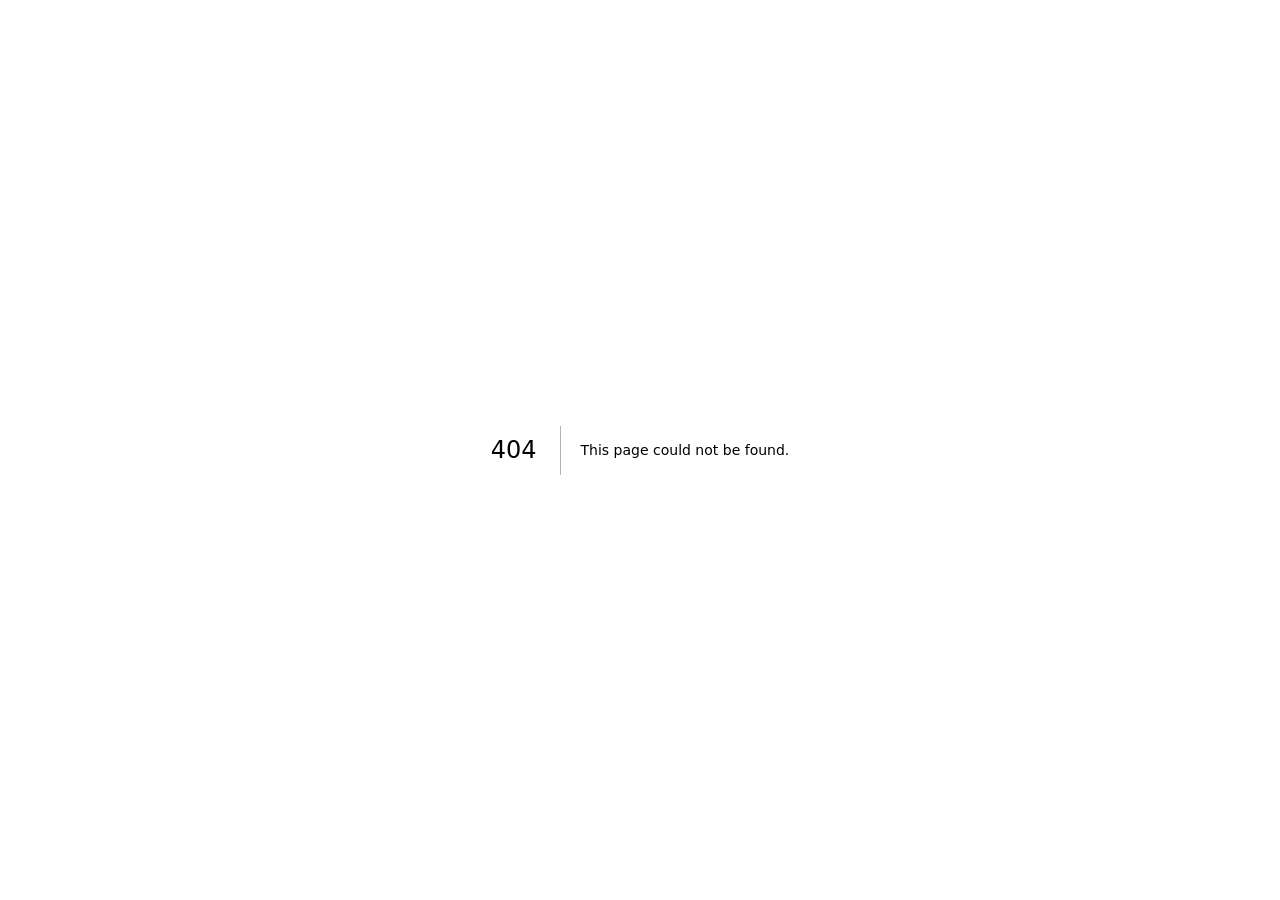
<file: 404/index.html>
<!DOCTYPE html><!--n9ZOPQKz6sJJTXnsZ1Aw_--><html lang="en"><head><meta charSet="utf-8"/><meta name="viewport" content="width=device-width, initial-scale=1"/><link rel="preload" href="/_next/static/media/46bdd75a3ff56824-s.p.woff2" as="font" crossorigin="" type="font/woff2"/><link rel="preload" href="/_next/static/media/636a5ac981f94f8b-s.p.woff2" as="font" crossorigin="" type="font/woff2"/><link rel="stylesheet" href="/_next/static/css/e313f041fdec0319.css" data-precedence="next"/><link rel="preload" as="script" fetchPriority="low" href="/_next/static/chunks/webpack-caa21fb8525f2992.js"/><script src="/_next/static/chunks/4bd1b696-c023c6e3521b1417.js" async=""></script><script src="/_next/static/chunks/255-a7ba4d37dca2f1fa.js" async=""></script><script src="/_next/static/chunks/main-app-311d8d7f35ae8bb5.js" async=""></script><meta name="robots" content="noindex"/><meta name="next-size-adjust" content=""/><title>404: This page could not be found.</title><title>CraveOwl: AI Restaurant POS &amp; Billing Software for India</title><meta name="description" content="Billing, kitchen, stock, staff and Zomato/Swiggy orders in one place, with an AI employee that never takes a day off."/><link rel="icon" href="/favicon.ico" type="image/x-icon" sizes="16x16"/><script src="/_next/static/chunks/polyfills-42372ed130431b0a.js" noModule=""></script></head><body class="__variable_c50567 __variable_a043ff antialiased"><div hidden=""><!--$--><!--/$--></div><div style="font-family:system-ui,&quot;Segoe UI&quot;,Roboto,Helvetica,Arial,sans-serif,&quot;Apple Color Emoji&quot;,&quot;Segoe UI Emoji&quot;;height:100vh;text-align:center;display:flex;flex-direction:column;align-items:center;justify-content:center"><div><style>body{color:#000;background:#fff;margin:0}.next-error-h1{border-right:1px solid rgba(0,0,0,.3)}@media (prefers-color-scheme:dark){body{color:#fff;background:#000}.next-error-h1{border-right:1px solid rgba(255,255,255,.3)}}</style><h1 class="next-error-h1" style="display:inline-block;margin:0 20px 0 0;padding:0 23px 0 0;font-size:24px;font-weight:500;vertical-align:top;line-height:49px">404</h1><div style="display:inline-block"><h2 style="font-size:14px;font-weight:400;line-height:49px;margin:0">This page could not be found.</h2></div></div></div><!--$--><!--/$--><script src="/_next/static/chunks/webpack-caa21fb8525f2992.js" id="_R_" async=""></script><script>(self.__next_f=self.__next_f||[]).push([0])</script><script>self.__next_f.push([1,"1:\"$Sreact.fragment\"\n2:I[9766,[],\"\"]\n3:I[8924,[],\"\"]\n4:I[4431,[],\"OutletBoundary\"]\n6:I[5278,[],\"AsyncMetadataOutlet\"]\n8:I[4431,[],\"ViewportBoundary\"]\na:I[4431,[],\"MetadataBoundary\"]\nb:\"$Sreact.suspense\"\nd:I[7150,[],\"\"]\n:HL[\"/_next/static/media/46bdd75a3ff56824-s.p.woff2\",\"font\",{\"crossOrigin\":\"\",\"type\":\"font/woff2\"}]\n:HL[\"/_next/static/media/636a5ac981f94f8b-s.p.woff2\",\"font\",{\"crossOrigin\":\"\",\"type\":\"font/woff2\"}]\n:HL[\"/_next/static/css/e313f041fdec0319.css\",\"style\"]\n"])</script><script>self.__next_f.push([1,"0:{\"P\":null,\"b\":\"n9ZOPQKz6sJJTXnsZ1Aw-\",\"p\":\"\",\"c\":[\"\",\"_not-found\",\"\"],\"i\":false,\"f\":[[[\"\",{\"children\":[\"/_not-found\",{\"children\":[\"__PAGE__\",{}]}]},\"$undefined\",\"$undefined\",true],[\"\",[\"$\",\"$1\",\"c\",{\"children\":[[[\"$\",\"link\",\"0\",{\"rel\":\"stylesheet\",\"href\":\"/_next/static/css/e313f041fdec0319.css\",\"precedence\":\"next\",\"crossOrigin\":\"$undefined\",\"nonce\":\"$undefined\"}]],[\"$\",\"html\",null,{\"lang\":\"en\",\"children\":[\"$\",\"body\",null,{\"className\":\"__variable_c50567 __variable_a043ff antialiased\",\"children\":[\"$\",\"$L2\",null,{\"parallelRouterKey\":\"children\",\"error\":\"$undefined\",\"errorStyles\":\"$undefined\",\"errorScripts\":\"$undefined\",\"template\":[\"$\",\"$L3\",null,{}],\"templateStyles\":\"$undefined\",\"templateScripts\":\"$undefined\",\"notFound\":\"$undefined\",\"forbidden\":\"$undefined\",\"unauthorized\":\"$undefined\"}]}]}]]}],{\"children\":[\"/_not-found\",[\"$\",\"$1\",\"c\",{\"children\":[null,[\"$\",\"$L2\",null,{\"parallelRouterKey\":\"children\",\"error\":\"$undefined\",\"errorStyles\":\"$undefined\",\"errorScripts\":\"$undefined\",\"template\":[\"$\",\"$L3\",null,{}],\"templateStyles\":\"$undefined\",\"templateScripts\":\"$undefined\",\"notFound\":\"$undefined\",\"forbidden\":\"$undefined\",\"unauthorized\":\"$undefined\"}]]}],{\"children\":[\"__PAGE__\",[\"$\",\"$1\",\"c\",{\"children\":[[[\"$\",\"title\",null,{\"children\":\"404: This page could not be found.\"}],[\"$\",\"div\",null,{\"style\":{\"fontFamily\":\"system-ui,\\\"Segoe UI\\\",Roboto,Helvetica,Arial,sans-serif,\\\"Apple Color Emoji\\\",\\\"Segoe UI Emoji\\\"\",\"height\":\"100vh\",\"textAlign\":\"center\",\"display\":\"flex\",\"flexDirection\":\"column\",\"alignItems\":\"center\",\"justifyContent\":\"center\"},\"children\":[\"$\",\"div\",null,{\"children\":[[\"$\",\"style\",null,{\"dangerouslySetInnerHTML\":{\"__html\":\"body{color:#000;background:#fff;margin:0}.next-error-h1{border-right:1px solid rgba(0,0,0,.3)}@media (prefers-color-scheme:dark){body{color:#fff;background:#000}.next-error-h1{border-right:1px solid rgba(255,255,255,.3)}}\"}}],[\"$\",\"h1\",null,{\"className\":\"next-error-h1\",\"style\":{\"display\":\"inline-block\",\"margin\":\"0 20px 0 0\",\"padding\":\"0 23px 0 0\",\"fontSize\":24,\"fontWeight\":500,\"verticalAlign\":\"top\",\"lineHeight\":\"49px\"},\"children\":404}],[\"$\",\"div\",null,{\"style\":{\"display\":\"inline-block\"},\"children\":[\"$\",\"h2\",null,{\"style\":{\"fontSize\":14,\"fontWeight\":400,\"lineHeight\":\"49px\",\"margin\":0},\"children\":\"This page could not be found.\"}]}]]}]}]],null,[\"$\",\"$L4\",null,{\"children\":[\"$L5\",[\"$\",\"$L6\",null,{\"promise\":\"$@7\"}]]}]]}],{},null,false]},null,false]},null,false],[\"$\",\"$1\",\"h\",{\"children\":[[\"$\",\"meta\",null,{\"name\":\"robots\",\"content\":\"noindex\"}],[[\"$\",\"$L8\",null,{\"children\":\"$L9\"}],[\"$\",\"meta\",null,{\"name\":\"next-size-adjust\",\"content\":\"\"}]],[\"$\",\"$La\",null,{\"children\":[\"$\",\"div\",null,{\"hidden\":true,\"children\":[\"$\",\"$b\",null,{\"fallback\":null,\"children\":\"$Lc\"}]}]}]]}],false]],\"m\":\"$undefined\",\"G\":[\"$d\",[]],\"s\":false,\"S\":true}\n"])</script><script>self.__next_f.push([1,"9:[[\"$\",\"meta\",\"0\",{\"charSet\":\"utf-8\"}],[\"$\",\"meta\",\"1\",{\"name\":\"viewport\",\"content\":\"width=device-width, initial-scale=1\"}]]\n5:null\n"])</script><script>self.__next_f.push([1,"e:I[622,[],\"IconMark\"]\n7:{\"metadata\":[[\"$\",\"title\",\"0\",{\"children\":\"CraveOwl: AI Restaurant POS \u0026 Billing Software for India\"}],[\"$\",\"meta\",\"1\",{\"name\":\"description\",\"content\":\"Billing, kitchen, stock, staff and Zomato/Swiggy orders in one place, with an AI employee that never takes a day off.\"}],[\"$\",\"link\",\"2\",{\"rel\":\"icon\",\"href\":\"/favicon.ico\",\"type\":\"image/x-icon\",\"sizes\":\"16x16\"}],[\"$\",\"$Le\",\"3\",{}]],\"error\":null,\"digest\":\"$undefined\"}\n"])</script><script>self.__next_f.push([1,"c:\"$7:metadata\"\n"])</script></body></html>
</file>
<file: _next/static/css/e313f041fdec0319.css>
@font-face{font-family:sans;src:url(/_next/static/media/636a5ac981f94f8b-s.p.woff2) format("woff2");font-display:swap;font-weight:400 800}@font-face{font-family:sans Fallback;src:local("Arial");ascent-override:98.16%;descent-override:20.99%;line-gap-override:0.00%;size-adjust:105.75%}.__className_c50567{font-family:sans,sans Fallback}.__variable_c50567{--font-sans:"sans","sans Fallback"}@font-face{font-family:script;src:url(/_next/static/media/46bdd75a3ff56824-s.p.woff2) format("woff2");font-display:swap;font-weight:600 700}@font-face{font-family:script Fallback;src:local("Arial");ascent-override:128.40%;descent-override:40.12%;line-gap-override:0.00%;size-adjust:74.77%}.__className_a043ff{font-family:script,script Fallback}.__variable_a043ff{--font-script:"script","script Fallback"}

/*! tailwindcss v4.3.5 | MIT License | https://tailwindcss.com */@layer properties{@supports (((-webkit-hyphens:none)) and (not (margin-trim:block))) or ((-moz-orient:inline) and (not (color:rgb(from red r g b)))){*,::backdrop,:after,:before{--tw-translate-x:0;--tw-translate-y:0;--tw-translate-z:0;--tw-scale-x:1;--tw-scale-y:1;--tw-scale-z:1;--tw-rotate-x:initial;--tw-rotate-y:initial;--tw-rotate-z:initial;--tw-skew-x:initial;--tw-skew-y:initial;--tw-space-y-reverse:0;--tw-border-style:solid;--tw-gradient-position:initial;--tw-gradient-from:#0000;--tw-gradient-via:#0000;--tw-gradient-to:#0000;--tw-gradient-stops:initial;--tw-gradient-via-stops:initial;--tw-gradient-from-position:0%;--tw-gradient-via-position:50%;--tw-gradient-to-position:100%;--tw-leading:initial;--tw-font-weight:initial;--tw-tracking:initial;--tw-shadow:0 0 #0000;--tw-shadow-color:initial;--tw-shadow-alpha:100%;--tw-inset-shadow:0 0 #0000;--tw-inset-shadow-color:initial;--tw-inset-shadow-alpha:100%;--tw-ring-color:initial;--tw-ring-shadow:0 0 #0000;--tw-inset-ring-color:initial;--tw-inset-ring-shadow:0 0 #0000;--tw-ring-inset:initial;--tw-ring-offset-width:0px;--tw-ring-offset-color:#fff;--tw-ring-offset-shadow:0 0 #0000;--tw-blur:initial;--tw-brightness:initial;--tw-contrast:initial;--tw-grayscale:initial;--tw-hue-rotate:initial;--tw-invert:initial;--tw-opacity:initial;--tw-saturate:initial;--tw-sepia:initial;--tw-drop-shadow:initial;--tw-drop-shadow-color:initial;--tw-drop-shadow-alpha:100%;--tw-drop-shadow-size:initial;--tw-backdrop-blur:initial;--tw-backdrop-brightness:initial;--tw-backdrop-contrast:initial;--tw-backdrop-grayscale:initial;--tw-backdrop-hue-rotate:initial;--tw-backdrop-invert:initial;--tw-backdrop-opacity:initial;--tw-backdrop-saturate:initial;--tw-backdrop-sepia:initial;--tw-duration:initial;--tw-content:""}}}@layer theme{:host,:root{--font-sans:var(--font-sans);--font-mono:ui-monospace,SFMono-Regular,Menlo,Monaco,Consolas,"Liberation Mono","Courier New",monospace;--color-red-50:oklch(97.1% .013 17.38);--color-red-300:oklch(80.8% .114 19.571);--color-red-800:oklch(44.4% .177 26.899);--color-black:#000;--color-white:#fff;--spacing:.25rem;--container-md:28rem;--container-xl:36rem;--container-6xl:72rem;--text-xs:.75rem;--text-xs--line-height:calc(1 / .75);--text-sm:.875rem;--text-sm--line-height:calc(1.25 / .875);--text-base:1rem;--text-base--line-height:calc(1.5 / 1);--text-lg:1.125rem;--text-lg--line-height:calc(1.75 / 1.125);--text-xl:1.25rem;--text-xl--line-height:calc(1.75 / 1.25);--text-2xl:1.5rem;--text-2xl--line-height:calc(2 / 1.5);--text-3xl:1.875rem;--text-3xl--line-height:calc(2.25 / 1.875);--text-4xl:2.25rem;--text-4xl--line-height:calc(2.5 / 2.25);--text-5xl:3rem;--text-5xl--line-height:1;--text-6xl:3.75rem;--text-6xl--line-height:1;--text-7xl:4.5rem;--text-7xl--line-height:1;--font-weight-normal:400;--font-weight-medium:500;--font-weight-semibold:600;--font-weight-bold:700;--font-weight-extrabold:800;--tracking-tight:-.025em;--tracking-normal:0em;--leading-tight:1.25;--leading-snug:1.375;--leading-relaxed:1.625;--radius-sm:.25rem;--radius-md:.375rem;--radius-xl:.75rem;--radius-2xl:1rem;--radius-3xl:1.5rem;--animate-bounce:bounce 1s infinite;--blur-sm:8px;--blur-md:12px;--default-transition-duration:.15s;--default-transition-timing-function:cubic-bezier(.4,0,.2,1);--default-font-family:var(--font-sans);--default-mono-font-family:var(--font-mono);--font-script:var(--font-script)}}@layer base{*,::backdrop,:after,:before{box-sizing:border-box;border:0 solid;margin:0;padding:0}::file-selector-button{box-sizing:border-box;border:0 solid;margin:0;padding:0}:host,html{-webkit-text-size-adjust:100%;tab-size:4;line-height:1.5;font-family:var(--default-font-family,-apple-system,BlinkMacSystemFont,"Segoe UI",Roboto,"Helvetica Neue","Noto Sans",Arial,sans-serif,"Apple Color Emoji","Segoe UI Emoji","Segoe UI Symbol","Noto Color Emoji");font-feature-settings:var(--default-font-feature-settings,normal);font-variation-settings:var(--default-font-variation-settings,normal);-webkit-tap-highlight-color:transparent}hr{height:0;color:inherit;border-top-width:1px}abbr:where([title]){-webkit-text-decoration:underline dotted;text-decoration:underline dotted}h1,h2,h3,h4,h5,h6{font-size:inherit;font-weight:inherit}a{color:inherit;-webkit-text-decoration:inherit;text-decoration:inherit}b,strong{font-weight:bolder}code,kbd,pre,samp{font-family:var(--default-mono-font-family,ui-monospace,SFMono-Regular,Menlo,Monaco,Consolas,"Liberation Mono","Courier New",monospace);font-feature-settings:var(--default-mono-font-feature-settings,normal);font-variation-settings:var(--default-mono-font-variation-settings,normal);font-size:1em}small{font-size:80%}sub,sup{vertical-align:baseline;font-size:75%;line-height:0;position:relative}sub{bottom:-.25em}sup{top:-.5em}table{text-indent:0;border-color:inherit;border-collapse:collapse}:-moz-focusring:where(:not(iframe)){outline:auto}progress{vertical-align:baseline}summary{display:list-item}menu,ol,ul{list-style:none}audio,canvas,embed,iframe,img,object,svg,video{vertical-align:middle;display:block}img,video{max-width:100%;height:auto}button,input,optgroup,select,textarea{font:inherit;font-feature-settings:inherit;font-variation-settings:inherit;letter-spacing:inherit;color:inherit;opacity:1;background-color:#0000;border-radius:0}::file-selector-button{font:inherit;font-feature-settings:inherit;font-variation-settings:inherit;letter-spacing:inherit;color:inherit;opacity:1;background-color:#0000;border-radius:0}:where(select:is([multiple],[size])) optgroup{font-weight:bolder}:where(select:is([multiple],[size])) optgroup option{padding-inline-start:20px}::file-selector-button{margin-inline-end:4px}::placeholder{opacity:1}@supports (not ((-webkit-appearance:-apple-pay-button))) or (contain-intrinsic-size:1px){::placeholder{color:currentColor}@supports (color:color-mix(in lab,red,red)){::placeholder{color:color-mix(in oklab,currentcolor 50%,transparent)}}}textarea{resize:vertical}::-webkit-search-decoration{-webkit-appearance:none}::-webkit-date-and-time-value{min-height:1lh;text-align:inherit}::-webkit-datetime-edit{display:inline-flex}::-webkit-datetime-edit-fields-wrapper{padding:0}::-webkit-datetime-edit,::-webkit-datetime-edit-year-field{padding-block:0}::-webkit-datetime-edit-day-field,::-webkit-datetime-edit-month-field{padding-block:0}::-webkit-datetime-edit-hour-field,::-webkit-datetime-edit-minute-field{padding-block:0}::-webkit-datetime-edit-millisecond-field,::-webkit-datetime-edit-second-field{padding-block:0}::-webkit-datetime-edit-meridiem-field{padding-block:0}::-webkit-calendar-picker-indicator{line-height:1}:-moz-ui-invalid{box-shadow:none}button,input:where([type=button],[type=reset],[type=submit]){appearance:button}::file-selector-button{appearance:button}::-webkit-inner-spin-button,::-webkit-outer-spin-button{height:auto}[hidden]:where(:not([hidden=until-found])){display:none!important}}@layer components;@layer utilities{.pointer-events-none{pointer-events:none}.sr-only{clip-path:inset(50%);white-space:nowrap;border-width:0;width:1px;height:1px;margin:-1px;padding:0;overflow:hidden}.absolute,.sr-only{position:absolute}.relative{position:relative}.inset-0{inset:0}.inset-2{inset:calc(var(--spacing) * 2)}.inset-x-0{inset-inline:0}.-top-20{top:calc(var(--spacing) * -20)}.top-0{top:0}.top-1\/2{top:50%}.top-6{top:calc(var(--spacing) * 6)}.top-\[-10\%\]{top:-10%}.top-\[2\%\]{top:2%}.top-\[6\%\]{top:6%}.top-\[8\%\]{top:8%}.top-\[12\%\]{top:12%}.top-\[14\%\]{top:14%}.top-\[18\%\]{top:18%}.top-\[24\%\]{top:24%}.top-\[54\%\]{top:54%}.top-full{top:100%}.right-2{right:calc(var(--spacing) * 2)}.right-5{right:calc(var(--spacing) * 5)}.right-\[6\%\]{right:6%}.right-\[10\%\]{right:10%}.right-\[18\%\]{right:18%}.right-\[22\%\]{right:22%}.-bottom-2{bottom:calc(var(--spacing) * -2)}.-bottom-\[0\.1em\]{bottom:-.1em}.-bottom-\[0\.2em\]{bottom:-.2em}.-bottom-\[0\.12em\]{bottom:-.12em}.-bottom-\[0\.22em\]{bottom:-.22em}.-bottom-\[0\.28em\]{bottom:-.28em}.bottom-0{bottom:0}.bottom-5{bottom:calc(var(--spacing) * 5)}.bottom-\[12\%\]{bottom:12%}.-left-1\.5{left:calc(var(--spacing) * -1.5)}.-left-\[16\%\]{left:-16%}.left-1\/2{left:50%}.left-\[-4\%\]{left:-4%}.left-\[-6\%\]{left:-6%}.left-\[-18\%\]{left:-18%}.left-\[-30\%\]{left:-30%}.left-\[4\%\]{left:4%}.left-\[6\%\]{left:6%}.left-\[8\%\]{left:8%}.left-\[10\%\]{left:10%}.left-\[64\%\]{left:64%}.isolate{isolation:isolate}.-z-10{z-index:calc(10 * -1)}.z-0{z-index:0}.z-10{z-index:10}.z-20{z-index:20}.z-30{z-index:30}.order-1{order:1}.order-2{order:2}.order-3{order:3}.order-first{order:-9999}.container{width:100%}@media (min-width:40rem){.container{max-width:40rem}}@media (min-width:48rem){.container{max-width:48rem}}@media (min-width:64rem){.container{max-width:64rem}}@media (min-width:80rem){.container{max-width:80rem}}@media (min-width:96rem){.container{max-width:96rem}}.mx-\[-6\%\]{margin-inline:-6%}.mx-auto{margin-inline:auto}.-mt-1{margin-top:calc(var(--spacing) * -1)}.-mt-2{margin-top:calc(var(--spacing) * -2)}.-mt-24{margin-top:calc(var(--spacing) * -24)}.mt-1{margin-top:var(--spacing)}.mt-2{margin-top:calc(var(--spacing) * 2)}.mt-3{margin-top:calc(var(--spacing) * 3)}.mt-4{margin-top:calc(var(--spacing) * 4)}.mt-5{margin-top:calc(var(--spacing) * 5)}.mt-6{margin-top:calc(var(--spacing) * 6)}.mt-7{margin-top:calc(var(--spacing) * 7)}.mt-8{margin-top:calc(var(--spacing) * 8)}.mt-10{margin-top:calc(var(--spacing) * 10)}.mt-12{margin-top:calc(var(--spacing) * 12)}.mt-16{margin-top:calc(var(--spacing) * 16)}.-mb-\[1\.5\%\]{margin-bottom:-1.5%}.mb-12{margin-bottom:calc(var(--spacing) * 12)}.-ml-0\.5{margin-left:calc(var(--spacing) * -.5)}.ml-1{margin-left:var(--spacing)}.ml-2{margin-left:calc(var(--spacing) * 2)}.ml-\[17\%\]{margin-left:17%}.block{display:block}.flex{display:flex}.grid{display:grid}.hidden{display:none}.inline-block{display:inline-block}.inline-flex{display:inline-flex}.table{display:table}.aspect-\[5\/4\]{aspect-ratio:5/4}.aspect-\[16\/10\]{aspect-ratio:16/10}.aspect-\[1122\/1402\]{aspect-ratio:1122/1402}.aspect-square{aspect-ratio:1}.h-1\.5{height:calc(var(--spacing) * 1.5)}.h-2{height:calc(var(--spacing) * 2)}.h-3{height:calc(var(--spacing) * 3)}.h-3\.5{height:calc(var(--spacing) * 3.5)}.h-4{height:calc(var(--spacing) * 4)}.h-5{height:calc(var(--spacing) * 5)}.h-6{height:calc(var(--spacing) * 6)}.h-7{height:calc(var(--spacing) * 7)}.h-8{height:calc(var(--spacing) * 8)}.h-9{height:calc(var(--spacing) * 9)}.h-10{height:calc(var(--spacing) * 10)}.h-12{height:calc(var(--spacing) * 12)}.h-14{height:calc(var(--spacing) * 14)}.h-16{height:calc(var(--spacing) * 16)}.h-20{height:calc(var(--spacing) * 20)}.h-24{height:calc(var(--spacing) * 24)}.h-32{height:calc(var(--spacing) * 32)}.h-40{height:calc(var(--spacing) * 40)}.h-44{height:calc(var(--spacing) * 44)}.h-48{height:calc(var(--spacing) * 48)}.h-\[0\.3em\]{height:.3em}.h-\[0\.24em\]{height:.24em}.h-\[0\.26em\]{height:.26em}.h-\[0\.28em\]{height:.28em}.h-\[3px\]{height:3px}.h-\[12\%\]{height:12%}.h-\[50\%\]{height:50%}.h-\[66\%\]{height:66%}.h-\[72\%\]{height:72%}.h-\[85\%\]{height:85%}.h-\[104\%\]{height:104%}.h-\[200px\]{height:200px}.h-\[260px\]{height:260px}.h-\[380px\]{height:380px}.h-\[420px\]{height:420px}.h-full{height:100%}.h-px{height:1px}.min-h-1{min-height:var(--spacing)}.min-h-14{min-height:calc(var(--spacing) * 14)}.min-h-24{min-height:calc(var(--spacing) * 24)}.min-h-\[100svh\]{min-height:100svh}.min-h-\[calc\(100svh-80px\)\]{min-height:calc(100svh - 80px)}.w-2{width:calc(var(--spacing) * 2)}.w-3{width:calc(var(--spacing) * 3)}.w-3\.5{width:calc(var(--spacing) * 3.5)}.w-4{width:calc(var(--spacing) * 4)}.w-5{width:calc(var(--spacing) * 5)}.w-6{width:calc(var(--spacing) * 6)}.w-7{width:calc(var(--spacing) * 7)}.w-8{width:calc(var(--spacing) * 8)}.w-10{width:calc(var(--spacing) * 10)}.w-12{width:calc(var(--spacing) * 12)}.w-14{width:calc(var(--spacing) * 14)}.w-16{width:calc(var(--spacing) * 16)}.w-20{width:calc(var(--spacing) * 20)}.w-24{width:calc(var(--spacing) * 24)}.w-\[13\%\]{width:13%}.w-\[22\%\]{width:22%}.w-\[26\%\]{width:26%}.w-\[34\%\]{width:34%}.w-\[40\%\]{width:40%}.w-\[50\%\]{width:50%}.w-\[52\%\]{width:52%}.w-\[57\%\]{width:57%}.w-\[58\%\]{width:58%}.w-\[62\%\]{width:62%}.w-\[64\%\]{width:64%}.w-\[78\%\]{width:78%}.w-\[80\%\]{width:80%}.w-\[82\%\]{width:82%}.w-\[84\%\]{width:84%}.w-\[85\%\]{width:85%}.w-\[86\%\]{width:86%}.w-\[88\%\]{width:88%}.w-\[90\%\]{width:90%}.w-\[92\%\]{width:92%}.w-\[108\%\]{width:108%}.w-\[110\%\]{width:110%}.w-\[112\%\]{width:112%}.w-\[220px\]{width:220px}.w-\[260px\]{width:260px}.w-auto{width:auto}.w-fit{width:fit-content}.w-full{width:100%}.w-px{width:1px}.max-w-6xl{max-width:var(--container-6xl)}.max-w-\[440px\]{max-width:440px}.max-w-\[460px\]{max-width:460px}.max-w-\[560px\]{max-width:560px}.max-w-\[600px\]{max-width:600px}.max-w-\[680px\]{max-width:680px}.max-w-\[760px\]{max-width:760px}.max-w-\[860px\]{max-width:860px}.max-w-\[880px\]{max-width:880px}.max-w-\[1000px\]{max-width:1000px}.max-w-\[1100px\]{max-width:1100px}.max-w-\[1280px\]{max-width:1280px}.max-w-\[1360px\]{max-width:1360px}.max-w-\[1440px\]{max-width:1440px}.max-w-\[1920px\]{max-width:1920px}.max-w-full{max-width:100%}.max-w-md{max-width:var(--container-md)}.max-w-xl{max-width:var(--container-xl)}.min-w-0{min-width:0}.flex-1{flex:1}.flex-\[1\.15\]{flex:1.15}.shrink-0{flex-shrink:0}.grow{flex-grow:1}.-translate-x-1\/2{--tw-translate-x:calc(calc(1 / 2 * 100%) * -1)}.-translate-x-1\/2,.-translate-y-1\/2{translate:var(--tw-translate-x) var(--tw-translate-y)}.-translate-y-1\/2{--tw-translate-y:calc(calc(1 / 2 * 100%) * -1)}.-translate-y-6{--tw-translate-y:calc(var(--spacing) * -6)}.-translate-y-6,.-translate-y-\[40\%\]{translate:var(--tw-translate-x) var(--tw-translate-y)}.-translate-y-\[40\%\]{--tw-translate-y:calc(40% * -1)}.scale-105{--tw-scale-x:105%;--tw-scale-y:105%;--tw-scale-z:105%}.scale-105,.scale-110{scale:var(--tw-scale-x) var(--tw-scale-y)}.scale-110{--tw-scale-x:110%;--tw-scale-y:110%;--tw-scale-z:110%}.-scale-x-100{--tw-scale-x:calc(100% * -1);scale:var(--tw-scale-x) var(--tw-scale-y)}.-rotate-6{rotate:-6deg}.-rotate-\[1\.5deg\]{rotate:-1.5deg}.rotate-6{rotate:6deg}.rotate-45{rotate:45deg}.transform{transform:var(--tw-rotate-x, ) var(--tw-rotate-y, ) var(--tw-rotate-z, ) var(--tw-skew-x, ) var(--tw-skew-y, )}.animate-bounce{animation:var(--animate-bounce)}.resize-y{resize:vertical}.scroll-mt-8{scroll-margin-top:calc(var(--spacing) * 8)}.grid-cols-1{grid-template-columns:repeat(1,minmax(0,1fr))}.grid-cols-2{grid-template-columns:repeat(2,minmax(0,1fr))}.grid-cols-3{grid-template-columns:repeat(3,minmax(0,1fr))}.flex-col{flex-direction:column}.flex-wrap{flex-wrap:wrap}.items-baseline{align-items:baseline}.items-center{align-items:center}.items-end{align-items:flex-end}.items-start{align-items:flex-start}.justify-around{justify-content:space-around}.justify-between{justify-content:space-between}.justify-center{justify-content:center}.gap-1\.5{gap:calc(var(--spacing) * 1.5)}.gap-2{gap:calc(var(--spacing) * 2)}.gap-3{gap:calc(var(--spacing) * 3)}.gap-4{gap:calc(var(--spacing) * 4)}.gap-5{gap:calc(var(--spacing) * 5)}.gap-6{gap:calc(var(--spacing) * 6)}.gap-10{gap:calc(var(--spacing) * 10)}.gap-12{gap:calc(var(--spacing) * 12)}.gap-\[9\%\]{gap:9%}.gap-\[clamp\(16px\,1\.6vw\,32px\)\]{gap:clamp(16px,1.6vw,32px)}.gap-\[clamp\(20px\,2vw\,40px\)\]{gap:clamp(20px,2vw,40px)}:where(.space-y-2>:not(:last-child)){--tw-space-y-reverse:0;margin-block-start:calc(calc(var(--spacing) * 2) * var(--tw-space-y-reverse));margin-block-end:calc(calc(var(--spacing) * 2) * calc(1 - var(--tw-space-y-reverse)))}:where(.space-y-3>:not(:last-child)){--tw-space-y-reverse:0;margin-block-start:calc(calc(var(--spacing) * 3) * var(--tw-space-y-reverse));margin-block-end:calc(calc(var(--spacing) * 3) * calc(1 - var(--tw-space-y-reverse)))}.gap-x-6{column-gap:calc(var(--spacing) * 6)}.gap-y-2{row-gap:calc(var(--spacing) * 2)}.overflow-hidden{overflow:hidden}.rounded{border-radius:.25rem}.rounded-2xl{border-radius:var(--radius-2xl)}.rounded-3xl{border-radius:var(--radius-3xl)}.rounded-\[3px\]{border-radius:3px}.rounded-\[28px\]{border-radius:28px}.rounded-\[32px\]{border-radius:32px}.rounded-\[36px\]{border-radius:36px}.rounded-\[40\%_60\%_55\%_45\%\/50\%_45\%_55\%_50\%\]{border-radius:40% 60% 55% 45%/50% 45% 55% 50%}.rounded-\[48px\]{border-radius:48px}.rounded-full{border-radius:2147483647px}.rounded-md{border-radius:var(--radius-md)}.rounded-sm{border-radius:var(--radius-sm)}.rounded-xl{border-radius:var(--radius-xl)}.rounded-t-full{border-top-left-radius:2147483647px;border-top-right-radius:2147483647px}.rounded-t-sm{border-top-left-radius:var(--radius-sm);border-top-right-radius:var(--radius-sm)}.rounded-t-xl{border-top-left-radius:var(--radius-xl);border-top-right-radius:var(--radius-xl)}.rounded-l-sm{border-top-left-radius:var(--radius-sm);border-bottom-left-radius:var(--radius-sm)}.rounded-b-2xl{border-bottom-right-radius:var(--radius-2xl);border-bottom-left-radius:var(--radius-2xl)}.border{border-style:var(--tw-border-style);border-width:1px}.border-2{border-style:var(--tw-border-style);border-width:2px}.border-\[6px\]{border-style:var(--tw-border-style);border-width:6px}.border-b{border-bottom-style:var(--tw-border-style);border-bottom-width:1px}.border-b-2{border-bottom-style:var(--tw-border-style);border-bottom-width:2px}.border-b-\[10px\]{border-bottom-style:var(--tw-border-style);border-bottom-width:10px}.border-l{border-left-style:var(--tw-border-style);border-left-width:1px}.border-dashed{--tw-border-style:dashed;border-style:dashed}.border-\[\#1c1c1e\]{border-color:#1c1c1e}.border-\[\#151515\]{border-color:#151515}.border-\[\#E8D3B8\]{border-color:#e8d3b8}.border-\[\#EADBC8\]{border-color:#eadbc8}.border-\[\#F1E2CF\]{border-color:#f1e2cf}.border-chef\/20{border-color:var(--chef-white)}@supports (color:color-mix(in lab,red,red)){.border-chef\/20{border-color:color-mix(in oklab,var(--chef-white) 20%,transparent)}}.border-ink-600,.border-ink-600\/20{border-color:var(--ink-600)}@supports (color:color-mix(in lab,red,red)){.border-ink-600\/20{border-color:color-mix(in oklab,var(--ink-600) 20%,transparent)}}.border-owl,.border-owl\/30{border-color:var(--owl-orange)}@supports (color:color-mix(in lab,red,red)){.border-owl\/30{border-color:color-mix(in oklab,var(--owl-orange) 30%,transparent)}}.border-owl\/40{border-color:var(--owl-orange)}@supports (color:color-mix(in lab,red,red)){.border-owl\/40{border-color:color-mix(in oklab,var(--owl-orange) 40%,transparent)}}.border-owl\/45{border-color:var(--owl-orange)}@supports (color:color-mix(in lab,red,red)){.border-owl\/45{border-color:color-mix(in oklab,var(--owl-orange) 45%,transparent)}}.border-owl\/60{border-color:var(--owl-orange)}@supports (color:color-mix(in lab,red,red)){.border-owl\/60{border-color:color-mix(in oklab,var(--owl-orange) 60%,transparent)}}.border-white\/60{border-color:#fff9}@supports (color:color-mix(in lab,red,red)){.border-white\/60{border-color:color-mix(in oklab,var(--color-white) 60%,transparent)}}.border-white\/80{border-color:#fffc}@supports (color:color-mix(in lab,red,red)){.border-white\/80{border-color:color-mix(in oklab,var(--color-white) 80%,transparent)}}.bg-\[\#1a1a1a\]{background-color:#1a1a1a}.bg-\[\#1c1c1e\]{background-color:#1c1c1e}.bg-\[\#2a2522\]{background-color:#2a2522}.bg-\[\#3a2414\]{background-color:#3a2414}.bg-\[\#3a2416\]{background-color:#3a2416}.bg-\[\#7FDB8A\]{background-color:#7fdb8a}.bg-\[\#22a447\]{background-color:#22a447}.bg-\[\#151515\]{background-color:#151515}.bg-\[\#DCEBFF\]{background-color:#dcebff}.bg-\[\#EEFBEF\]{background-color:#eefbef}.bg-\[\#F3F8FF\]{background-color:#f3f8ff}.bg-\[\#FFE27A\]{background-color:#ffe27a}.bg-\[\#FFF8DD\]{background-color:#fff8dd}.bg-\[\#b9aea4\]{background-color:#b9aea4}.bg-\[\#b9b0a6\]{background-color:#b9b0a6}.bg-\[\#d6cec5\]{background-color:#d6cec5}.bg-\[\#eee6dc\]{background-color:#eee6dc}.bg-\[\#ef4444\]{background-color:#ef4444}.bg-\[\#f5b301\]{background-color:#f5b301}.bg-\[\#f6f2ec\]{background-color:#f6f2ec}.bg-\[\#f7efe6\]{background-color:#f7efe6}.bg-\[\#fbf7f1\]{background-color:#fbf7f1}.bg-\[\#ffcf96\]\/70{background-color:oklab(88.3368% .0295334 .0858715/.7)}.bg-\[\#ffd9a0\]{background-color:#ffd9a0}.bg-black\/40{background-color:#0006}@supports (color:color-mix(in lab,red,red)){.bg-black\/40{background-color:color-mix(in oklab,var(--color-black) 40%,transparent)}}.bg-chef\/10{background-color:var(--chef-white)}@supports (color:color-mix(in lab,red,red)){.bg-chef\/10{background-color:color-mix(in oklab,var(--chef-white) 10%,transparent)}}.bg-cream{background-color:var(--cream)}.bg-ink,.bg-ink\/30{background-color:var(--ink)}@supports (color:color-mix(in lab,red,red)){.bg-ink\/30{background-color:color-mix(in oklab,var(--ink) 30%,transparent)}}.bg-ink\/40{background-color:var(--ink)}@supports (color:color-mix(in lab,red,red)){.bg-ink\/40{background-color:color-mix(in oklab,var(--ink) 40%,transparent)}}.bg-ink\/75{background-color:var(--ink)}@supports (color:color-mix(in lab,red,red)){.bg-ink\/75{background-color:color-mix(in oklab,var(--ink) 75%,transparent)}}.bg-ink\/95{background-color:var(--ink)}@supports (color:color-mix(in lab,red,red)){.bg-ink\/95{background-color:color-mix(in oklab,var(--ink) 95%,transparent)}}.bg-owl,.bg-owl\/5{background-color:var(--owl-orange)}@supports (color:color-mix(in lab,red,red)){.bg-owl\/5{background-color:color-mix(in oklab,var(--owl-orange) 5%,transparent)}}.bg-owl\/10{background-color:var(--owl-orange)}@supports (color:color-mix(in lab,red,red)){.bg-owl\/10{background-color:color-mix(in oklab,var(--owl-orange) 10%,transparent)}}.bg-owl\/50{background-color:var(--owl-orange)}@supports (color:color-mix(in lab,red,red)){.bg-owl\/50{background-color:color-mix(in oklab,var(--owl-orange) 50%,transparent)}}.bg-red-50{background-color:var(--color-red-50)}.bg-white{background-color:var(--color-white)}.bg-white\/50{background-color:#ffffff80}@supports (color:color-mix(in lab,red,red)){.bg-white\/50{background-color:color-mix(in oklab,var(--color-white) 50%,transparent)}}.bg-white\/55{background-color:#ffffff8c}@supports (color:color-mix(in lab,red,red)){.bg-white\/55{background-color:color-mix(in oklab,var(--color-white) 55%,transparent)}}.bg-white\/60{background-color:#fff9}@supports (color:color-mix(in lab,red,red)){.bg-white\/60{background-color:color-mix(in oklab,var(--color-white) 60%,transparent)}}.bg-white\/70{background-color:#ffffffb3}@supports (color:color-mix(in lab,red,red)){.bg-white\/70{background-color:color-mix(in oklab,var(--color-white) 70%,transparent)}}.bg-white\/80{background-color:#fffc}@supports (color:color-mix(in lab,red,red)){.bg-white\/80{background-color:color-mix(in oklab,var(--color-white) 80%,transparent)}}.bg-white\/85{background-color:#ffffffd9}@supports (color:color-mix(in lab,red,red)){.bg-white\/85{background-color:color-mix(in oklab,var(--color-white) 85%,transparent)}}.bg-linear-to-b{--tw-gradient-position:to bottom}@supports (background-image:linear-gradient(in lab,red,red)){.bg-linear-to-b{--tw-gradient-position:to bottom in oklab}}.bg-linear-to-b{background-image:linear-gradient(var(--tw-gradient-stops))}.bg-linear-to-l{--tw-gradient-position:to left}@supports (background-image:linear-gradient(in lab,red,red)){.bg-linear-to-l{--tw-gradient-position:to left in oklab}}.bg-linear-to-l{background-image:linear-gradient(var(--tw-gradient-stops))}.bg-linear-to-r{--tw-gradient-position:to right}@supports (background-image:linear-gradient(in lab,red,red)){.bg-linear-to-r{--tw-gradient-position:to right in oklab}}.bg-linear-to-r{background-image:linear-gradient(var(--tw-gradient-stops))}.bg-linear-to-t{--tw-gradient-position:to top}@supports (background-image:linear-gradient(in lab,red,red)){.bg-linear-to-t{--tw-gradient-position:to top in oklab}}.bg-linear-to-t{background-image:linear-gradient(var(--tw-gradient-stops))}.bg-\[conic-gradient\(\#F7841E_0_70\%\,\#f3e8d8_70\%_100\%\)\]{background-image:conic-gradient(#f7841e 0 70%,#f3e8d8 70% 100%)}.bg-\[linear-gradient\(90deg\,rgba\(26\,15\,8\,0\.92\)_0\%\,rgba\(26\,15\,8\,0\.78\)_32\%\,rgba\(26\,15\,8\,0\.2\)_58\%\,transparent_75\%\)\]{background-image:linear-gradient(90deg,#1a0f08eb,#1a0f08c7 32%,#1a0f0833 58%,#0000 75%)}.bg-\[linear-gradient\(135deg\,\#1A0F08_0\%\,\#332012_55\%\,\#1A0F08_100\%\)\]{background-image:linear-gradient(135deg,#1a0f08,#332012 55%,#1a0f08)}.bg-\[linear-gradient\(135deg\,\#FFA43A\,\#F06F0F\)\]{background-image:linear-gradient(135deg,#ffa43a,#f06f0f)}.bg-\[linear-gradient\(135deg\,\#FFA43A\,\#F7841E\)\]{background-image:linear-gradient(135deg,#ffa43a,#f7841e)}.bg-\[linear-gradient\(135deg\,\#FFB547\,\#F7841E\)\]{background-image:linear-gradient(135deg,#ffb547,#f7841e)}.bg-\[linear-gradient\(160deg\,rgba\(74\,54\,38\,0\.55\)\,rgba\(42\,26\,16\,0\.55\)\)\]{background-image:linear-gradient(160deg,#4a36268c,#2a1a108c)}.bg-\[linear-gradient\(180deg\,\#2a1608_0\%\,\#1a0f08_55\%\,\#2a1608_100\%\)\]{background-image:linear-gradient(#2a1608,#1a0f08 55%,#2a1608)}.bg-\[linear-gradient\(180deg\,\#4a2510_0\%\,\#2a1408_40\%\,\#1a0f08_100\%\)\]{background-image:linear-gradient(#4a2510,#2a1408 40%,#1a0f08)}.bg-\[linear-gradient\(180deg\,\#FBF0E1_0\%\,\#FDF6EC_45\%\,\#FBF0E1_100\%\)\]{background-image:linear-gradient(#fbf0e1,#fdf6ec 45%,#fbf0e1)}.bg-\[linear-gradient\(180deg\,\#FDF6EC_0\%\,\#FBEFE0_100\%\)\]{background-image:linear-gradient(#fdf6ec,#fbefe0)}.bg-\[linear-gradient\(180deg\,\#FFB547\,\#F7841E\)\]{background-image:linear-gradient(#ffb547,#f7841e)}.bg-\[linear-gradient\(180deg\,\#FFFBF5_0\%\,\#FBEBD8_100\%\)\]{background-image:linear-gradient(#fffbf5,#fbebd8)}.bg-\[linear-gradient\(180deg\,\#c9c9cc\,\#8e8e93\)\]{background-image:linear-gradient(#c9c9cc,#8e8e93)}.bg-\[linear-gradient\(180deg\,\#c8762f\,\#8a4515\)\]{background-image:linear-gradient(#c8762f,#8a4515)}.bg-\[radial-gradient\(38\%_42\%_at_50\%_58\%\,rgba\(247\,132\,30\,0\.32\)\,transparent_70\%\)\]{background-image:radial-gradient(38% 42% at 50% 58%,#f7841e52,#0000 70%)}.bg-\[radial-gradient\(60\%_55\%_at_72\%_40\%\,rgba\(196\,98\,24\,0\.55\)\,transparent_70\%\)\,radial-gradient\(40\%_35\%_at_90\%_85\%\,rgba\(160\,80\,20\,0\.45\)\,transparent_70\%\)\,radial-gradient\(35\%_30\%_at_40\%_95\%\,rgba\(130\,60\,15\,0\.4\)\,transparent_70\%\)\,linear-gradient\(180deg\,\#1f120a\,\#2a170b_60\%\,\#1a0f08\)\]{background-image:radial-gradient(60% 55% at 72% 40%,#c462188c,#0000 70%),radial-gradient(40% 35% at 90% 85%,#a0501473,#0000 70%),radial-gradient(35% 30% at 40% 95%,#823c0f66,#0000 70%),linear-gradient(#1f120a,#2a170b 60%,#1a0f08)}.bg-\[radial-gradient\(60\%_120\%_at_50\%_120\%\,rgba\(247\,132\,30\,0\.28\)\,transparent_70\%\)\]{background-image:radial-gradient(60% 120% at 50% 120%,#f7841e47,#0000 70%)}.bg-\[radial-gradient\(70\%_60\%_at_50\%_40\%\,rgba\(255\,181\,71\,0\.25\)\,rgba\(26\,15\,8\,0\.35\)\)\]{background-image:radial-gradient(70% 60% at 50% 40%,#ffb54740,#1a0f0859)}.bg-\[radial-gradient\(circle\,rgba\(247\,132\,30\,0\.35\)_0\%\,transparent_65\%\)\]{background-image:radial-gradient(circle,#f7841e59 0,#0000 65%)}.bg-\[radial-gradient\(circle\,rgba\(255\,181\,71\,0\.45\)_0\%\,rgba\(255\,181\,71\,0\.18\)_45\%\,transparent_70\%\)\]{background-image:radial-gradient(circle,#ffb54773 0,#ffb5472e 45%,#0000 70%)}.bg-\[radial-gradient\(circle_at_40\%_40\%\,\#ffb547\,\#c2410c\)\]{background-image:radial-gradient(circle at 40% 40%,#ffb547,#c2410c)}.bg-\[radial-gradient\(circle_at_60\%_40\%\,\#FFB547_0\%\,\#F7A14A_45\%\,\#F9C58A_75\%\,rgba\(251\,245\,236\,0\)_100\%\)\]{background-image:radial-gradient(circle at 60% 40%,#ffb547 0,#f7a14a 45%,#f9c58a 75%,#fbf5ec00 100%)}.from-ink{--tw-gradient-from:var(--ink);--tw-gradient-stops:var(--tw-gradient-via-stops,var(--tw-gradient-position),var(--tw-gradient-from) var(--tw-gradient-from-position),var(--tw-gradient-to) var(--tw-gradient-to-position))}.from-ink\/70{--tw-gradient-from:var(--ink)}@supports (color:color-mix(in lab,red,red)){.from-ink\/70{--tw-gradient-from:color-mix(in oklab,var(--ink) 70%,transparent)}}.from-ink\/70{--tw-gradient-stops:var(--tw-gradient-via-stops,var(--tw-gradient-position),var(--tw-gradient-from) var(--tw-gradient-from-position),var(--tw-gradient-to) var(--tw-gradient-to-position))}.from-ink\/80{--tw-gradient-from:var(--ink)}@supports (color:color-mix(in lab,red,red)){.from-ink\/80{--tw-gradient-from:color-mix(in oklab,var(--ink) 80%,transparent)}}.from-ink\/80{--tw-gradient-stops:var(--tw-gradient-via-stops,var(--tw-gradient-position),var(--tw-gradient-from) var(--tw-gradient-from-position),var(--tw-gradient-to) var(--tw-gradient-to-position))}.from-owl{--tw-gradient-from:var(--owl-orange);--tw-gradient-stops:var(--tw-gradient-via-stops,var(--tw-gradient-position),var(--tw-gradient-from) var(--tw-gradient-from-position),var(--tw-gradient-to) var(--tw-gradient-to-position))}.via-ink\/75{--tw-gradient-via:var(--ink)}@supports (color:color-mix(in lab,red,red)){.via-ink\/75{--tw-gradient-via:color-mix(in oklab,var(--ink) 75%,transparent)}}.via-ink\/75{--tw-gradient-via-stops:var(--tw-gradient-position),var(--tw-gradient-from) var(--tw-gradient-from-position),var(--tw-gradient-via) var(--tw-gradient-via-position),var(--tw-gradient-to) var(--tw-gradient-to-position);--tw-gradient-stops:var(--tw-gradient-via-stops)}.via-owl\/40{--tw-gradient-via:var(--owl-orange)}@supports (color:color-mix(in lab,red,red)){.via-owl\/40{--tw-gradient-via:color-mix(in oklab,var(--owl-orange) 40%,transparent)}}.via-owl\/40{--tw-gradient-via-stops:var(--tw-gradient-position),var(--tw-gradient-from) var(--tw-gradient-from-position),var(--tw-gradient-via) var(--tw-gradient-via-position),var(--tw-gradient-to) var(--tw-gradient-to-position);--tw-gradient-stops:var(--tw-gradient-via-stops)}.to-ink\/5{--tw-gradient-to:var(--ink)}@supports (color:color-mix(in lab,red,red)){.to-ink\/5{--tw-gradient-to:color-mix(in oklab,var(--ink) 5%,transparent)}}.to-ink\/5{--tw-gradient-stops:var(--tw-gradient-via-stops,var(--tw-gradient-position),var(--tw-gradient-from) var(--tw-gradient-from-position),var(--tw-gradient-to) var(--tw-gradient-to-position))}.to-owl\/20{--tw-gradient-to:var(--owl-orange)}@supports (color:color-mix(in lab,red,red)){.to-owl\/20{--tw-gradient-to:color-mix(in oklab,var(--owl-orange) 20%,transparent)}}.to-owl\/20{--tw-gradient-stops:var(--tw-gradient-via-stops,var(--tw-gradient-position),var(--tw-gradient-from) var(--tw-gradient-from-position),var(--tw-gradient-to) var(--tw-gradient-to-position))}.to-transparent{--tw-gradient-to:transparent;--tw-gradient-stops:var(--tw-gradient-via-stops,var(--tw-gradient-position),var(--tw-gradient-from) var(--tw-gradient-from-position),var(--tw-gradient-to) var(--tw-gradient-to-position))}.fill-\[\#22a447\]{fill:#22a447}.fill-chef{fill:var(--chef-white)}.fill-current{fill:currentColor}.fill-ember{fill:var(--ember)}.fill-none{fill:none}.fill-owl{fill:var(--owl-orange)}.stroke-current{stroke:currentColor}.object-contain{object-fit:contain}.object-cover{object-fit:cover}.object-bottom{object-position:bottom}.object-center{object-position:center}.object-left{object-position:left}.object-right{object-position:right}.p-1\.5{padding:calc(var(--spacing) * 1.5)}.p-2{padding:calc(var(--spacing) * 2)}.p-2\.5{padding:calc(var(--spacing) * 2.5)}.p-4{padding:calc(var(--spacing) * 4)}.p-5{padding:calc(var(--spacing) * 5)}.p-6{padding:calc(var(--spacing) * 6)}.p-8{padding:calc(var(--spacing) * 8)}.px-2{padding-inline:calc(var(--spacing) * 2)}.px-4{padding-inline:calc(var(--spacing) * 4)}.px-5{padding-inline:calc(var(--spacing) * 5)}.px-6{padding-inline:calc(var(--spacing) * 6)}.px-7{padding-inline:calc(var(--spacing) * 7)}.px-9{padding-inline:calc(var(--spacing) * 9)}.px-10{padding-inline:calc(var(--spacing) * 10)}.px-\[clamp\(18px\,1\.5vw\,28px\)\]{padding-inline:clamp(18px,1.5vw,28px)}.py-1\.5{padding-block:calc(var(--spacing) * 1.5)}.py-2\.5{padding-block:calc(var(--spacing) * 2.5)}.py-3{padding-block:calc(var(--spacing) * 3)}.py-3\.5{padding-block:calc(var(--spacing) * 3.5)}.py-4{padding-block:calc(var(--spacing) * 4)}.py-5{padding-block:calc(var(--spacing) * 5)}.py-8{padding-block:calc(var(--spacing) * 8)}.py-10{padding-block:calc(var(--spacing) * 10)}.py-12{padding-block:calc(var(--spacing) * 12)}.py-20{padding-block:calc(var(--spacing) * 20)}.py-\[clamp\(12px\,0\.85vw\,16px\)\]{padding-block:clamp(12px,.85vw,16px)}.pt-4{padding-top:calc(var(--spacing) * 4)}.pt-6{padding-top:calc(var(--spacing) * 6)}.pt-10{padding-top:calc(var(--spacing) * 10)}.pt-14{padding-top:calc(var(--spacing) * 14)}.pt-20{padding-top:calc(var(--spacing) * 20)}.pt-\[6\%\]{padding-top:6%}.pr-6{padding-right:calc(var(--spacing) * 6)}.pb-0\.5{padding-bottom:calc(var(--spacing) * .5)}.pb-8{padding-bottom:calc(var(--spacing) * 8)}.pb-24{padding-bottom:calc(var(--spacing) * 24)}.text-center{text-align:center}.font-script{font-family:var(--font-script)}.text-2xl{font-size:var(--text-2xl);line-height:var(--tw-leading,var(--text-2xl--line-height))}.text-3xl{font-size:var(--text-3xl);line-height:var(--tw-leading,var(--text-3xl--line-height))}.text-4xl{font-size:var(--text-4xl);line-height:var(--tw-leading,var(--text-4xl--line-height))}.text-6xl{font-size:var(--text-6xl);line-height:var(--tw-leading,var(--text-6xl--line-height))}.text-base{font-size:var(--text-base);line-height:var(--tw-leading,var(--text-base--line-height))}.text-lg{font-size:var(--text-lg);line-height:var(--tw-leading,var(--text-lg--line-height))}.text-sm{font-size:var(--text-sm);line-height:var(--tw-leading,var(--text-sm--line-height))}.text-xl{font-size:var(--text-xl);line-height:var(--tw-leading,var(--text-xl--line-height))}.text-xs{font-size:var(--text-xs);line-height:var(--tw-leading,var(--text-xs--line-height))}.text-\[1\.12em\]{font-size:1.12em}.text-\[1\.25em\]{font-size:1.25em}.text-\[9px\]{font-size:9px}.text-\[10px\]{font-size:10px}.text-\[12px\]{font-size:12px}.text-\[15px\]{font-size:15px}.text-\[17px\]{font-size:17px}.text-\[26px\]{font-size:26px}.text-\[34px\]{font-size:34px}.text-\[36px\]{font-size:36px}.text-\[40px\]{font-size:40px}.text-\[44px\]{font-size:44px}.text-\[56px\]{font-size:56px}.text-\[clamp\(15px\,0\.9vw\,17px\)\]{font-size:clamp(15px,.9vw,17px)}.text-\[clamp\(44px\,min\(4vw\,7vh\)\,76px\)\]{font-size:clamp(44px,min(4vw,7vh),76px)}.leading-\[0\.95\]{--tw-leading:.95;line-height:.95}.leading-\[1\.02\]{--tw-leading:1.02;line-height:1.02}.leading-\[1\.04\]{--tw-leading:1.04;line-height:1.04}.leading-\[1\.05\]{--tw-leading:1.05;line-height:1.05}.leading-\[1\.12\]{--tw-leading:1.12;line-height:1.12}.leading-none{--tw-leading:1;line-height:1}.leading-relaxed{--tw-leading:var(--leading-relaxed);line-height:var(--leading-relaxed)}.leading-snug{--tw-leading:var(--leading-snug);line-height:var(--leading-snug)}.leading-tight{--tw-leading:var(--leading-tight);line-height:var(--leading-tight)}.font-bold{--tw-font-weight:var(--font-weight-bold);font-weight:var(--font-weight-bold)}.font-extrabold{--tw-font-weight:var(--font-weight-extrabold);font-weight:var(--font-weight-extrabold)}.font-medium{--tw-font-weight:var(--font-weight-medium);font-weight:var(--font-weight-medium)}.font-normal{--tw-font-weight:var(--font-weight-normal);font-weight:var(--font-weight-normal)}.font-semibold{--tw-font-weight:var(--font-weight-semibold);font-weight:var(--font-weight-semibold)}.tracking-\[-0\.01em\]{--tw-tracking:-.01em;letter-spacing:-.01em}.tracking-\[-0\.02em\]{--tw-tracking:-.02em;letter-spacing:-.02em}.tracking-\[-0\.04em\]{--tw-tracking:-.04em;letter-spacing:-.04em}.tracking-\[-0\.025em\]{--tw-tracking:-.025em;letter-spacing:-.025em}.tracking-\[-0\.035em\]{--tw-tracking:-.035em;letter-spacing:-.035em}.tracking-\[0\.2em\]{--tw-tracking:.2em;letter-spacing:.2em}.tracking-\[0\.04em\]{--tw-tracking:.04em;letter-spacing:.04em}.tracking-normal{--tw-tracking:var(--tracking-normal);letter-spacing:var(--tracking-normal)}.tracking-tight{--tw-tracking:var(--tracking-tight);letter-spacing:var(--tracking-tight)}.text-balance{text-wrap:balance}.whitespace-nowrap{white-space:nowrap}.text-\[\#1d4f91\]{color:#1d4f91}.text-\[\#4a4040\]{color:#4a4040}.text-\[\#6b4e00\]{color:#6b4e00}.text-\[\#14532d\]{color:#14532d}.text-chef,.text-chef\/60{color:var(--chef-white)}@supports (color:color-mix(in lab,red,red)){.text-chef\/60{color:color-mix(in oklab,var(--chef-white) 60%,transparent)}}.text-chef\/70{color:var(--chef-white)}@supports (color:color-mix(in lab,red,red)){.text-chef\/70{color:color-mix(in oklab,var(--chef-white) 70%,transparent)}}.text-chef\/80{color:var(--chef-white)}@supports (color:color-mix(in lab,red,red)){.text-chef\/80{color:color-mix(in oklab,var(--chef-white) 80%,transparent)}}.text-chef\/85{color:var(--chef-white)}@supports (color:color-mix(in lab,red,red)){.text-chef\/85{color:color-mix(in oklab,var(--chef-white) 85%,transparent)}}.text-chef\/90{color:var(--chef-white)}@supports (color:color-mix(in lab,red,red)){.text-chef\/90{color:color-mix(in oklab,var(--chef-white) 90%,transparent)}}.text-chef\/95{color:var(--chef-white)}@supports (color:color-mix(in lab,red,red)){.text-chef\/95{color:color-mix(in oklab,var(--chef-white) 95%,transparent)}}.text-ember{color:var(--ember)}.text-ink,.text-ink\/80{color:var(--ink)}@supports (color:color-mix(in lab,red,red)){.text-ink\/80{color:color-mix(in oklab,var(--ink) 80%,transparent)}}.text-muted{color:var(--muted)}.text-owl{color:var(--owl-orange)}.text-owl-600{color:var(--owl-orange-600)}.text-owl-700{color:var(--owl-orange-700)}.text-red-300{color:var(--color-red-300)}.text-red-800{color:var(--color-red-800)}.text-white{color:var(--color-white)}.text-white\/70{color:#ffffffb3}@supports (color:color-mix(in lab,red,red)){.text-white\/70{color:color-mix(in oklab,var(--color-white) 70%,transparent)}}.italic{font-style:italic}.underline{text-decoration-line:underline}.decoration-ember\/60{-webkit-text-decoration-color:var(--ember);text-decoration-color:var(--ember)}@supports (color:color-mix(in lab,red,red)){.decoration-ember\/60{-webkit-text-decoration-color:color-mix(in oklab,var(--ember) 60%,transparent);text-decoration-color:color-mix(in oklab,var(--ember) 60%,transparent)}}.underline-offset-4{text-underline-offset:4px}.antialiased{-webkit-font-smoothing:antialiased;-moz-osx-font-smoothing:grayscale}.opacity-80{opacity:.8}.opacity-90{opacity:.9}.shadow-\[0_-8px_30px_rgba\(247\,132\,30\,0\.35\)\]{--tw-shadow:0 -8px 30px var(--tw-shadow-color,#f7841e59);box-shadow:var(--tw-inset-shadow),var(--tw-inset-ring-shadow),var(--tw-ring-offset-shadow),var(--tw-ring-shadow),var(--tw-shadow)}.shadow-\[0_0_0_1px_rgba\(255\,181\,71\,0\.06\)_inset\,0_18px_40px_-20px_rgba\(0\,0\,0\,0\.8\)\]{--tw-shadow:0 0 0 1px var(--tw-shadow-color,#ffb5470f) inset,0 18px 40px -20px var(--tw-shadow-color,#000c);box-shadow:var(--tw-inset-shadow),var(--tw-inset-ring-shadow),var(--tw-ring-offset-shadow),var(--tw-ring-shadow),var(--tw-shadow)}.shadow-\[0_0_0_1px_rgba\(255\,181\,71\,0\.25\)_inset\,0_0_28px_rgba\(247\,132\,30\,0\.45\)\,0_30px_60px_-20px_rgba\(247\,132\,30\,0\.55\)\]{--tw-shadow:0 0 0 1px var(--tw-shadow-color,#ffb54740) inset,0 0 28px var(--tw-shadow-color,#f7841e73),0 30px 60px -20px var(--tw-shadow-color,#f7841e8c);box-shadow:var(--tw-inset-shadow),var(--tw-inset-ring-shadow),var(--tw-ring-offset-shadow),var(--tw-ring-shadow),var(--tw-shadow)}.shadow-\[0_0_0_2px_rgba\(255\,181\,71\,0\.5\)\,0_0_50px_rgba\(247\,132\,30\,0\.55\)\,0_30px_60px_-20px_rgba\(0\,0\,0\,0\.7\)\]{--tw-shadow:0 0 0 2px var(--tw-shadow-color,#ffb54780),0 0 50px var(--tw-shadow-color,#f7841e8c),0 30px 60px -20px var(--tw-shadow-color,#000000b3);box-shadow:var(--tw-inset-shadow),var(--tw-inset-ring-shadow),var(--tw-ring-offset-shadow),var(--tw-ring-shadow),var(--tw-shadow)}.shadow-\[0_0_10px_var\(--owl-orange\)\]{--tw-shadow:0 0 10px var(--tw-shadow-color,var(--owl-orange))}.shadow-\[0_0_10px_var\(--owl-orange\)\],.shadow-\[0_0_18px_rgba\(247\,132\,30\,0\.5\)\]{box-shadow:var(--tw-inset-shadow),var(--tw-inset-ring-shadow),var(--tw-ring-offset-shadow),var(--tw-ring-shadow),var(--tw-shadow)}.shadow-\[0_0_18px_rgba\(247\,132\,30\,0\.5\)\]{--tw-shadow:0 0 18px var(--tw-shadow-color,#f7841e80)}.shadow-\[0_0_24px_rgba\(247\,132\,30\,0\.35\)\]{--tw-shadow:0 0 24px var(--tw-shadow-color,#f7841e59)}.shadow-\[0_0_24px_rgba\(247\,132\,30\,0\.35\)\],.shadow-\[0_0_30px_14px_rgba\(255\,181\,71\,0\.45\)\]{box-shadow:var(--tw-inset-shadow),var(--tw-inset-ring-shadow),var(--tw-ring-offset-shadow),var(--tw-ring-shadow),var(--tw-shadow)}.shadow-\[0_0_30px_14px_rgba\(255\,181\,71\,0\.45\)\]{--tw-shadow:0 0 30px 14px var(--tw-shadow-color,#ffb54773)}.shadow-\[0_0_30px_rgba\(247\,132\,30\,0\.35\)\]{--tw-shadow:0 0 30px var(--tw-shadow-color,#f7841e59)}.shadow-\[0_0_30px_rgba\(247\,132\,30\,0\.35\)\],.shadow-\[0_0_80px_-10px_rgba\(247\,132\,30\,0\.45\)\]{box-shadow:var(--tw-inset-shadow),var(--tw-inset-ring-shadow),var(--tw-ring-offset-shadow),var(--tw-ring-shadow),var(--tw-shadow)}.shadow-\[0_0_80px_-10px_rgba\(247\,132\,30\,0\.45\)\]{--tw-shadow:0 0 80px -10px var(--tw-shadow-color,#f7841e73)}.shadow-\[0_1px_0_rgba\(26\,15\,8\,0\.04\)\,0_18px_40px_-24px_rgba\(26\,15\,8\,0\.25\)\]{--tw-shadow:0 1px 0 var(--tw-shadow-color,#1a0f080a),0 18px 40px -24px var(--tw-shadow-color,#1a0f0840);box-shadow:var(--tw-inset-shadow),var(--tw-inset-ring-shadow),var(--tw-ring-offset-shadow),var(--tw-ring-shadow),var(--tw-shadow)}.shadow-\[0_1px_0_rgba\(26\,15\,8\,0\.04\)\,0_20px_40px_-28px_rgba\(26\,15\,8\,0\.35\)\]{--tw-shadow:0 1px 0 var(--tw-shadow-color,#1a0f080a),0 20px 40px -28px var(--tw-shadow-color,#1a0f0859);box-shadow:var(--tw-inset-shadow),var(--tw-inset-ring-shadow),var(--tw-ring-offset-shadow),var(--tw-ring-shadow),var(--tw-shadow)}.shadow-\[0_1px_0_rgba\(26\,15\,8\,0\.04\)\,0_24px_48px_-28px_rgba\(26\,15\,8\,0\.35\)\]{--tw-shadow:0 1px 0 var(--tw-shadow-color,#1a0f080a),0 24px 48px -28px var(--tw-shadow-color,#1a0f0859);box-shadow:var(--tw-inset-shadow),var(--tw-inset-ring-shadow),var(--tw-ring-offset-shadow),var(--tw-ring-shadow),var(--tw-shadow)}.shadow-\[0_1px_0_rgba\(26\,15\,8\,0\.04\)\,0_24px_48px_-32px_rgba\(26\,15\,8\,0\.35\)\]{--tw-shadow:0 1px 0 var(--tw-shadow-color,#1a0f080a),0 24px 48px -32px var(--tw-shadow-color,#1a0f0859);box-shadow:var(--tw-inset-shadow),var(--tw-inset-ring-shadow),var(--tw-ring-offset-shadow),var(--tw-ring-shadow),var(--tw-shadow)}.shadow-\[0_6px_16px_-6px_rgba\(26\,15\,8\,0\.3\)\]{--tw-shadow:0 6px 16px -6px var(--tw-shadow-color,#1a0f084d)}.shadow-\[0_6px_16px_-6px_rgba\(26\,15\,8\,0\.3\)\],.shadow-\[0_6px_18px_-6px_rgba\(0\,0\,0\,0\.5\)\]{box-shadow:var(--tw-inset-shadow),var(--tw-inset-ring-shadow),var(--tw-ring-offset-shadow),var(--tw-ring-shadow),var(--tw-shadow)}.shadow-\[0_6px_18px_-6px_rgba\(0\,0\,0\,0\.5\)\]{--tw-shadow:0 6px 18px -6px var(--tw-shadow-color,#00000080)}.shadow-\[0_8px_20px_-6px_rgba\(247\,132\,30\,0\.7\)\]{--tw-shadow:0 8px 20px -6px var(--tw-shadow-color,#f7841eb3)}.shadow-\[0_8px_20px_-6px_rgba\(247\,132\,30\,0\.7\)\],.shadow-\[0_8px_20px_-8px_rgba\(247\,132\,30\,0\.8\)\]{box-shadow:var(--tw-inset-shadow),var(--tw-inset-ring-shadow),var(--tw-ring-offset-shadow),var(--tw-ring-shadow),var(--tw-shadow)}.shadow-\[0_8px_20px_-8px_rgba\(247\,132\,30\,0\.8\)\]{--tw-shadow:0 8px 20px -8px var(--tw-shadow-color,#f7841ecc)}.shadow-\[0_10px_20px_-8px_rgba\(0\,0\,0\,0\.4\)\]{--tw-shadow:0 10px 20px -8px var(--tw-shadow-color,#0006)}.shadow-\[0_10px_20px_-8px_rgba\(0\,0\,0\,0\.4\)\],.shadow-\[0_10px_22px_-8px_rgba\(247\,132\,30\,0\.8\)\]{box-shadow:var(--tw-inset-shadow),var(--tw-inset-ring-shadow),var(--tw-ring-offset-shadow),var(--tw-ring-shadow),var(--tw-shadow)}.shadow-\[0_10px_22px_-8px_rgba\(247\,132\,30\,0\.8\)\]{--tw-shadow:0 10px 22px -8px var(--tw-shadow-color,#f7841ecc)}.shadow-\[0_18px_40px_-24px_rgba\(26\,15\,8\,0\.35\)\]{--tw-shadow:0 18px 40px -24px var(--tw-shadow-color,#1a0f0859)}.shadow-\[0_18px_40px_-24px_rgba\(26\,15\,8\,0\.35\)\],.shadow-\[0_20px_40px_-12px_rgba\(26\,15\,8\,0\.45\)\]{box-shadow:var(--tw-inset-shadow),var(--tw-inset-ring-shadow),var(--tw-ring-offset-shadow),var(--tw-ring-shadow),var(--tw-shadow)}.shadow-\[0_20px_40px_-12px_rgba\(26\,15\,8\,0\.45\)\]{--tw-shadow:0 20px 40px -12px var(--tw-shadow-color,#1a0f0873)}.shadow-\[0_24px_40px_-10px_rgba\(0\,0\,0\,0\.6\)\]{--tw-shadow:0 24px 40px -10px var(--tw-shadow-color,#0009)}.shadow-\[0_24px_40px_-10px_rgba\(0\,0\,0\,0\.6\)\],.shadow-\[0_24px_80px_rgba\(0\,0\,0\,0\.3\)\]{box-shadow:var(--tw-inset-shadow),var(--tw-inset-ring-shadow),var(--tw-ring-offset-shadow),var(--tw-ring-shadow),var(--tw-shadow)}.shadow-\[0_24px_80px_rgba\(0\,0\,0\,0\.3\)\]{--tw-shadow:0 24px 80px var(--tw-shadow-color,#0000004d)}.shadow-sm{--tw-shadow:0 1px 3px 0 var(--tw-shadow-color,#0000001a),0 1px 2px -1px var(--tw-shadow-color,#0000001a);box-shadow:var(--tw-inset-shadow),var(--tw-inset-ring-shadow),var(--tw-ring-offset-shadow),var(--tw-ring-shadow),var(--tw-shadow)}.blur-\[2px\]{--tw-blur:blur(2px)}.blur-\[2px\],.blur-\[3px\]{filter:var(--tw-blur, ) var(--tw-brightness, ) var(--tw-contrast, ) var(--tw-grayscale, ) var(--tw-hue-rotate, ) var(--tw-invert, ) var(--tw-saturate, ) var(--tw-sepia, ) var(--tw-drop-shadow, )}.blur-\[3px\]{--tw-blur:blur(3px)}.drop-shadow-\[0_0_10px_rgba\(247\,132\,30\,0\.6\)\]{--tw-drop-shadow-size:drop-shadow(0 0 10px var(--tw-drop-shadow-color,#f7841e99));--tw-drop-shadow:var(--tw-drop-shadow-size)}.drop-shadow-\[0_0_10px_rgba\(247\,132\,30\,0\.6\)\],.drop-shadow-\[0_0_14px_rgba\(247\,132\,30\,0\.55\)\]{filter:var(--tw-blur, ) var(--tw-brightness, ) var(--tw-contrast, ) var(--tw-grayscale, ) var(--tw-hue-rotate, ) var(--tw-invert, ) var(--tw-saturate, ) var(--tw-sepia, ) var(--tw-drop-shadow, )}.drop-shadow-\[0_0_14px_rgba\(247\,132\,30\,0\.55\)\]{--tw-drop-shadow-size:drop-shadow(0 0 14px var(--tw-drop-shadow-color,#f7841e8c));--tw-drop-shadow:var(--tw-drop-shadow-size)}.drop-shadow-\[0_0_18px_rgba\(247\,132\,30\,0\.45\)\]{--tw-drop-shadow-size:drop-shadow(0 0 18px var(--tw-drop-shadow-color,#f7841e73));--tw-drop-shadow:var(--tw-drop-shadow-size)}.drop-shadow-\[0_0_18px_rgba\(247\,132\,30\,0\.45\)\],.drop-shadow-\[0_0_40px_rgba\(247\,132\,30\,0\.35\)\]{filter:var(--tw-blur, ) var(--tw-brightness, ) var(--tw-contrast, ) var(--tw-grayscale, ) var(--tw-hue-rotate, ) var(--tw-invert, ) var(--tw-saturate, ) var(--tw-sepia, ) var(--tw-drop-shadow, )}.drop-shadow-\[0_0_40px_rgba\(247\,132\,30\,0\.35\)\]{--tw-drop-shadow-size:drop-shadow(0 0 40px var(--tw-drop-shadow-color,#f7841e59));--tw-drop-shadow:var(--tw-drop-shadow-size)}.drop-shadow-\[0_20px_40px_rgba\(247\,132\,30\,0\.25\)\]{--tw-drop-shadow-size:drop-shadow(0 20px 40px var(--tw-drop-shadow-color,#f7841e40));--tw-drop-shadow:var(--tw-drop-shadow-size)}.drop-shadow-\[0_20px_40px_rgba\(247\,132\,30\,0\.25\)\],.drop-shadow-\[0_24px_30px_rgba\(26\,15\,8\,0\.25\)\]{filter:var(--tw-blur, ) var(--tw-brightness, ) var(--tw-contrast, ) var(--tw-grayscale, ) var(--tw-hue-rotate, ) var(--tw-invert, ) var(--tw-saturate, ) var(--tw-sepia, ) var(--tw-drop-shadow, )}.drop-shadow-\[0_24px_30px_rgba\(26\,15\,8\,0\.25\)\]{--tw-drop-shadow-size:drop-shadow(0 24px 30px var(--tw-drop-shadow-color,#1a0f0840));--tw-drop-shadow:var(--tw-drop-shadow-size)}.drop-shadow-\[0_30px_40px_rgba\(26\,15\,8\,0\.25\)\]{--tw-drop-shadow-size:drop-shadow(0 30px 40px var(--tw-drop-shadow-color,#1a0f0840));--tw-drop-shadow:var(--tw-drop-shadow-size)}.drop-shadow-\[0_30px_40px_rgba\(26\,15\,8\,0\.25\)\],.grayscale{filter:var(--tw-blur, ) var(--tw-brightness, ) var(--tw-contrast, ) var(--tw-grayscale, ) var(--tw-hue-rotate, ) var(--tw-invert, ) var(--tw-saturate, ) var(--tw-sepia, ) var(--tw-drop-shadow, )}.grayscale{--tw-grayscale:grayscale(100%)}.backdrop-blur{--tw-backdrop-blur:blur(8px)}.backdrop-blur,.backdrop-blur-md{-webkit-backdrop-filter:var(--tw-backdrop-blur, ) var(--tw-backdrop-brightness, ) var(--tw-backdrop-contrast, ) var(--tw-backdrop-grayscale, ) var(--tw-backdrop-hue-rotate, ) var(--tw-backdrop-invert, ) var(--tw-backdrop-opacity, ) var(--tw-backdrop-saturate, ) var(--tw-backdrop-sepia, );backdrop-filter:var(--tw-backdrop-blur, ) var(--tw-backdrop-brightness, ) var(--tw-backdrop-contrast, ) var(--tw-backdrop-grayscale, ) var(--tw-backdrop-hue-rotate, ) var(--tw-backdrop-invert, ) var(--tw-backdrop-opacity, ) var(--tw-backdrop-saturate, ) var(--tw-backdrop-sepia, )}.backdrop-blur-md{--tw-backdrop-blur:blur(var(--blur-md))}.backdrop-blur-sm{--tw-backdrop-blur:blur(var(--blur-sm));-webkit-backdrop-filter:var(--tw-backdrop-blur, ) var(--tw-backdrop-brightness, ) var(--tw-backdrop-contrast, ) var(--tw-backdrop-grayscale, ) var(--tw-backdrop-hue-rotate, ) var(--tw-backdrop-invert, ) var(--tw-backdrop-opacity, ) var(--tw-backdrop-saturate, ) var(--tw-backdrop-sepia, );backdrop-filter:var(--tw-backdrop-blur, ) var(--tw-backdrop-brightness, ) var(--tw-backdrop-contrast, ) var(--tw-backdrop-grayscale, ) var(--tw-backdrop-hue-rotate, ) var(--tw-backdrop-invert, ) var(--tw-backdrop-opacity, ) var(--tw-backdrop-saturate, ) var(--tw-backdrop-sepia, )}.transition{transition-property:color,background-color,border-color,outline-color,text-decoration-color,fill,stroke,--tw-gradient-from,--tw-gradient-via,--tw-gradient-to,opacity,box-shadow,transform,translate,scale,rotate,filter,-webkit-backdrop-filter,backdrop-filter,display,content-visibility,overlay,pointer-events;transition-timing-function:var(--tw-ease,var(--default-transition-timing-function));transition-duration:var(--tw-duration,var(--default-transition-duration))}.transition-colors{transition-property:color,background-color,border-color,outline-color,text-decoration-color,fill,stroke,--tw-gradient-from,--tw-gradient-via,--tw-gradient-to;transition-timing-function:var(--tw-ease,var(--default-transition-timing-function));transition-duration:var(--tw-duration,var(--default-transition-duration))}.transition-transform{transition-property:transform,translate,scale,rotate;transition-timing-function:var(--tw-ease,var(--default-transition-timing-function));transition-duration:var(--tw-duration,var(--default-transition-duration))}.duration-300{--tw-duration:.3s;transition-duration:.3s}.duration-500{--tw-duration:.5s;transition-duration:.5s}.outline-none{--tw-outline-style:none;outline-style:none}.\[mask\:radial-gradient\(circle\,transparent_44\%\,\#000_46\%\)\]{-webkit-mask:radial-gradient(circle,#0000 44%,#000 46%);mask:radial-gradient(circle,#0000 44%,#000 46%)}@media (hover:hover){:is(:where(.group):hover .group-hover\:translate-x-1){--tw-translate-x:var(--spacing);translate:var(--tw-translate-x) var(--tw-translate-y)}:is(:where(.group):hover .group-hover\:-translate-y-2){--tw-translate-y:calc(var(--spacing) * -2);translate:var(--tw-translate-x) var(--tw-translate-y)}:is(:where(.group):hover .group-hover\:-translate-y-8){--tw-translate-y:calc(var(--spacing) * -8);translate:var(--tw-translate-x) var(--tw-translate-y)}:is(:where(.group):hover .group-hover\:-rotate-0){rotate:0deg}:is(:where(.group):hover .group-hover\:rotate-180){rotate:180deg}:is(:where(.group):hover .group-hover\:bg-owl){background-color:var(--owl-orange)}:is(:where(.group):hover .group-hover\:fill-\[\#F7841E\]){fill:#f7841e}:is(:where(.group):hover .group-hover\:fill-\[var\(--brand\)\]){fill:var(--brand)}:is(:where(.group):hover .group-hover\:text-\[\#1B75BB\]){color:#1b75bb}:is(:where(.group):hover .group-hover\:text-white){color:var(--color-white)}:is(:where(.group):hover .group-hover\:opacity-100){opacity:1}:is(:where(.group):hover .group-hover\:grayscale-0){--tw-grayscale:grayscale(0%);filter:var(--tw-blur, ) var(--tw-brightness, ) var(--tw-contrast, ) var(--tw-grayscale, ) var(--tw-hue-rotate, ) var(--tw-invert, ) var(--tw-saturate, ) var(--tw-sepia, ) var(--tw-drop-shadow, )}}.placeholder\:text-chef\/50::placeholder{color:var(--chef-white)}@supports (color:color-mix(in lab,red,red)){.placeholder\:text-chef\/50::placeholder{color:color-mix(in oklab,var(--chef-white) 50%,transparent)}}.placeholder\:text-muted\/70::placeholder{color:var(--muted)}@supports (color:color-mix(in lab,red,red)){.placeholder\:text-muted\/70::placeholder{color:color-mix(in oklab,var(--muted) 70%,transparent)}}@media (hover:hover){.hover\:-translate-y-1:hover{--tw-translate-y:calc(var(--spacing) * -1);translate:var(--tw-translate-x) var(--tw-translate-y)}.hover\:rotate-0:hover{rotate:0deg}.hover\:border-owl:hover{border-color:var(--owl-orange)}.hover\:bg-ember:hover{background-color:var(--ember)}.hover\:bg-owl\/10:hover{background-color:var(--owl-orange)}@supports (color:color-mix(in lab,red,red)){.hover\:bg-owl\/10:hover{background-color:color-mix(in oklab,var(--owl-orange) 10%,transparent)}}.hover\:bg-white\/80:hover{background-color:#fffc}@supports (color:color-mix(in lab,red,red)){.hover\:bg-white\/80:hover{background-color:color-mix(in oklab,var(--color-white) 80%,transparent)}}.hover\:text-ember:hover{color:var(--ember)}.hover\:text-owl-700:hover{color:var(--owl-orange-700)}.hover\:shadow-\[0_1px_0_rgba\(26\,15\,8\,0\.04\)\,0_28px_50px_-24px_rgba\(247\,132\,30\,0\.45\)\]:hover{--tw-shadow:0 1px 0 var(--tw-shadow-color,#1a0f080a),0 28px 50px -24px var(--tw-shadow-color,#f7841e73);box-shadow:var(--tw-inset-shadow),var(--tw-inset-ring-shadow),var(--tw-ring-offset-shadow),var(--tw-ring-shadow),var(--tw-shadow)}}.focus\:border-ember:focus{border-color:var(--ember)}.focus\:border-owl:focus{border-color:var(--owl-orange)}.focus\:ring-2:focus{--tw-ring-shadow:var(--tw-ring-inset, ) 0 0 0 calc(2px + var(--tw-ring-offset-width)) var(--tw-ring-color,currentcolor);box-shadow:var(--tw-inset-shadow),var(--tw-inset-ring-shadow),var(--tw-ring-offset-shadow),var(--tw-ring-shadow),var(--tw-shadow)}.focus\:ring-ember\/30:focus{--tw-ring-color:var(--ember)}@supports (color:color-mix(in lab,red,red)){.focus\:ring-ember\/30:focus{--tw-ring-color:color-mix(in oklab,var(--ember) 30%,transparent)}}.focus\:ring-owl\/30:focus{--tw-ring-color:var(--owl-orange)}@supports (color:color-mix(in lab,red,red)){.focus\:ring-owl\/30:focus{--tw-ring-color:color-mix(in oklab,var(--owl-orange) 30%,transparent)}}.disabled\:cursor-not-allowed:disabled{cursor:not-allowed}.disabled\:opacity-60:disabled{opacity:.6}@media not all and (min-width:380px){.max-\[380px\]\:mt-0{margin-top:0}.max-\[380px\]\:ml-0\.5{margin-left:calc(var(--spacing) * .5)}.max-\[380px\]\:h-4{height:calc(var(--spacing) * 4)}.max-\[380px\]\:w-4{width:calc(var(--spacing) * 4)}.max-\[380px\]\:text-sm{font-size:var(--text-sm);line-height:var(--tw-leading,var(--text-sm--line-height))}.max-\[380px\]\:text-\[26px\]{font-size:26px}.max-\[380px\]\:text-\[34px\]{font-size:34px}.max-\[380px\]\:text-\[38px\]{font-size:38px}.max-\[380px\]\:text-\[48px\]{font-size:48px}}@media not all and (min-width:64rem){.max-lg\:mt-8{margin-top:calc(var(--spacing) * 8)}.max-lg\:justify-start{justify-content:flex-start}.max-lg\:pr-10{padding-right:calc(var(--spacing) * 10)}.max-lg\:pb-28{padding-bottom:calc(var(--spacing) * 28)}.max-lg\:after\:absolute:after{content:var(--tw-content);position:absolute}.max-lg\:after\:top-1\/4:after{content:var(--tw-content);top:25%}.max-lg\:after\:right-0:after{content:var(--tw-content);right:0}.max-lg\:after\:h-1\/2:after{content:var(--tw-content);height:50%}.max-lg\:after\:w-px:after{content:var(--tw-content);width:1px}.max-lg\:after\:bg-owl\/60:after{content:var(--tw-content);background-color:var(--owl-orange)}@supports (color:color-mix(in lab,red,red)){.max-lg\:after\:bg-owl\/60:after{background-color:color-mix(in oklab,var(--owl-orange) 60%,transparent)}}}@media not all and (min-width:48rem){.max-md\:mt-6{margin-top:calc(var(--spacing) * 6)}}@media not all and (min-width:40rem){.max-sm\:h-20{height:calc(var(--spacing) * 20)}.max-sm\:truncate{text-overflow:ellipsis;white-space:nowrap;overflow:hidden}.max-sm\:rounded-\[28px\]{border-radius:28px}.max-sm\:border-b{border-bottom-style:var(--tw-border-style);border-bottom-width:1px}.max-sm\:px-1{padding-inline:var(--spacing)}.max-sm\:px-1\.5{padding-inline:calc(var(--spacing) * 1.5)}.max-sm\:px-2{padding-inline:calc(var(--spacing) * 2)}.max-sm\:py-8{padding-block:calc(var(--spacing) * 8)}.max-sm\:text-base{font-size:var(--text-base);line-height:var(--tw-leading,var(--text-base--line-height))}.max-sm\:text-\[9px\]{font-size:9px}.max-sm\:leading-snug{--tw-leading:var(--leading-snug);line-height:var(--leading-snug)}.max-sm\:last\:col-span-2:last-child{grid-column:span 2/span 2}.max-sm\:last\:border-b-0:last-child{border-bottom-style:var(--tw-border-style);border-bottom-width:0}}@media (min-width:40rem){.sm\:col-span-2{grid-column:span 2/span 2}.sm\:block{display:block}.sm\:h-8{height:calc(var(--spacing) * 8)}.sm\:h-\[300px\]{height:300px}.sm\:h-\[460px\]{height:460px}.sm\:h-\[520px\]{height:520px}.sm\:w-24{width:calc(var(--spacing) * 24)}.sm\:grid-cols-2{grid-template-columns:repeat(2,minmax(0,1fr))}.sm\:grid-cols-3{grid-template-columns:repeat(3,minmax(0,1fr))}.sm\:grid-cols-4{grid-template-columns:repeat(4,minmax(0,1fr))}.sm\:flex-row{flex-direction:row}.sm\:gap-6{gap:calc(var(--spacing) * 6)}.sm\:p-8{padding:calc(var(--spacing) * 8)}.sm\:px-4{padding-inline:calc(var(--spacing) * 4)}.sm\:px-7{padding-inline:calc(var(--spacing) * 7)}.sm\:px-8{padding-inline:calc(var(--spacing) * 8)}.sm\:py-3{padding-block:calc(var(--spacing) * 3)}.sm\:pt-14{padding-top:calc(var(--spacing) * 14)}.sm\:text-2xl{font-size:var(--text-2xl);line-height:var(--tw-leading,var(--text-2xl--line-height))}.sm\:text-5xl{font-size:var(--text-5xl);line-height:var(--tw-leading,var(--text-5xl--line-height))}.sm\:text-6xl{font-size:var(--text-6xl);line-height:var(--tw-leading,var(--text-6xl--line-height))}.sm\:text-7xl{font-size:var(--text-7xl);line-height:var(--tw-leading,var(--text-7xl--line-height))}.sm\:text-lg{font-size:var(--text-lg);line-height:var(--tw-leading,var(--text-lg--line-height))}.sm\:text-xl{font-size:var(--text-xl);line-height:var(--tw-leading,var(--text-xl--line-height))}.sm\:text-\[11px\]{font-size:11px}.sm\:text-\[19px\]{font-size:19px}.sm\:text-\[34px\]{font-size:34px}}@media (min-width:48rem){.md\:-mt-12{margin-top:calc(var(--spacing) * -12)}.md\:h-52{height:calc(var(--spacing) * 52)}.md\:h-\[240px\]{height:240px}.md\:w-\[260px\]{width:260px}.md\:grid-cols-3{grid-template-columns:repeat(3,minmax(0,1fr))}.md\:grid-cols-\[1fr_auto\]{grid-template-columns:1fr auto}.md\:items-center{align-items:center}.md\:pb-24{padding-bottom:calc(var(--spacing) * 24)}@media not all and (min-width:64rem){.md\:max-lg\:mt-6{margin-top:calc(var(--spacing) * 6)}.md\:max-lg\:w-\[46\%\]{width:46%}.md\:max-lg\:shrink-0{flex-shrink:0}.md\:max-lg\:grid-cols-1{grid-template-columns:repeat(1,minmax(0,1fr))}.md\:max-lg\:flex-row{flex-direction:row}.md\:max-lg\:items-center{align-items:center}.md\:max-lg\:py-8{padding-block:calc(var(--spacing) * 8)}.md\:max-lg\:pl-2{padding-left:calc(var(--spacing) * 2)}}}@media (min-width:64rem){.lg\:absolute{position:absolute}.lg\:top-8{top:calc(var(--spacing) * 8)}.lg\:top-\[33\%\]{top:33%}.lg\:right-0{right:0}.lg\:bottom-0{bottom:0}.lg\:left-\[46\%\]{left:46%}.lg\:order-1{order:1}.lg\:order-2{order:2}.lg\:mx-0{margin-inline:0}.lg\:-mt-28{margin-top:calc(var(--spacing) * -28)}.lg\:mt-0{margin-top:0}.lg\:mt-6{margin-top:calc(var(--spacing) * 6)}.lg\:mt-9{margin-top:calc(var(--spacing) * 9)}.lg\:mt-10{margin-top:calc(var(--spacing) * 10)}.lg\:mt-11{margin-top:calc(var(--spacing) * 11)}.lg\:mt-12{margin-top:calc(var(--spacing) * 12)}.lg\:mt-16{margin-top:calc(var(--spacing) * 16)}.lg\:mt-20{margin-top:calc(var(--spacing) * 20)}.lg\:mt-\[clamp\(24px\,min\(2\.3vw\,4\.1vh\)\,44px\)\]{margin-top:clamp(24px,min(2.3vw,4.1vh),44px)}.lg\:mr-10{margin-right:calc(var(--spacing) * 10)}.lg\:mb-0{margin-bottom:0}.lg\:-ml-1{margin-left:calc(var(--spacing) * -1)}.lg\:ml-3{margin-left:calc(var(--spacing) * 3)}.lg\:ml-10{margin-left:calc(var(--spacing) * 10)}.lg\:block{display:block}.lg\:h-7{height:calc(var(--spacing) * 7)}.lg\:h-8{height:calc(var(--spacing) * 8)}.lg\:h-9{height:calc(var(--spacing) * 9)}.lg\:h-10{height:calc(var(--spacing) * 10)}.lg\:h-14{height:calc(var(--spacing) * 14)}.lg\:h-16{height:calc(var(--spacing) * 16)}.lg\:h-20{height:calc(var(--spacing) * 20)}.lg\:h-24{height:calc(var(--spacing) * 24)}.lg\:h-28{height:calc(var(--spacing) * 28)}.lg\:h-40{height:calc(var(--spacing) * 40)}.lg\:h-\[72px\]{height:72px}.lg\:h-\[76px\]{height:76px}.lg\:h-\[88\%\]{height:88%}.lg\:h-\[232px\]{height:232px}.lg\:h-\[260px\]{height:260px}.lg\:h-\[560px\]{height:560px}.lg\:h-\[640px\]{height:640px}.lg\:h-\[clamp\(32px\,min\(2\.5vw\,4\.5vh\)\,48px\)\]{height:clamp(32px,min(2.5vw,4.5vh),48px)}.lg\:h-\[clamp\(34px\,min\(2\.4vw\,4\.3vh\)\,46px\)\]{height:clamp(34px,min(2.4vw,4.3vh),46px)}.lg\:h-\[clamp\(48px\,min\(4\.6vw\,8\.2vh\)\,88px\)\]{height:clamp(48px,min(4.6vw,8.2vh),88px)}.lg\:h-\[clamp\(80px\,11\.5vh\,124px\)\]{height:clamp(80px,11.5vh,124px)}.lg\:min-h-\[max\(calc\(100svh-clamp\(80px\,11\.5vh\,124px\)\)\,560px\)\]{min-height:max(100svh - clamp(80px,11.5vh,124px),560px)}.lg\:w-7{width:calc(var(--spacing) * 7)}.lg\:w-8{width:calc(var(--spacing) * 8)}.lg\:w-9{width:calc(var(--spacing) * 9)}.lg\:w-14{width:calc(var(--spacing) * 14)}.lg\:w-16{width:calc(var(--spacing) * 16)}.lg\:w-20{width:calc(var(--spacing) * 20)}.lg\:w-24{width:calc(var(--spacing) * 24)}.lg\:w-\[36\%\]{width:36%}.lg\:w-\[72px\]{width:72px}.lg\:w-\[76px\]{width:76px}.lg\:w-\[290px\]{width:290px}.lg\:w-\[clamp\(32px\,min\(2\.5vw\,4\.5vh\)\,48px\)\]{width:clamp(32px,min(2.5vw,4.5vh),48px)}.lg\:w-\[clamp\(220px\,min\(17vw\,30\.6vh\)\,330px\)\]{width:clamp(220px,min(17vw,30.6vh),330px)}.lg\:max-w-\[46vw\]{max-width:46vw}.lg\:max-w-\[620px\]{max-width:620px}.lg\:max-w-none{max-width:none}.lg\:-rotate-\[1deg\]{rotate:-1deg}.lg\:-rotate-\[2deg\]{rotate:-2deg}.lg\:rotate-\[1deg\]{rotate:1deg}.lg\:rotate-\[2deg\]{rotate:2deg}.lg\:grid-cols-1{grid-template-columns:repeat(1,minmax(0,1fr))}.lg\:grid-cols-4{grid-template-columns:repeat(4,minmax(0,1fr))}.lg\:grid-cols-7{grid-template-columns:repeat(7,minmax(0,1fr))}.lg\:grid-cols-\[0\.9fr_1\.1fr\]{grid-template-columns:.9fr 1.1fr}.lg\:grid-cols-\[minmax\(0\,1fr\)_minmax\(0\,1\.1fr\)_minmax\(0\,1fr\)\]{grid-template-columns:minmax(0,1fr) minmax(0,1.1fr) minmax(0,1fr)}.lg\:grid-cols-\[minmax\(0\,1fr\)_minmax\(0\,1\.15fr\)_minmax\(0\,1fr\)\]{grid-template-columns:minmax(0,1fr) minmax(0,1.15fr) minmax(0,1fr)}.lg\:grid-cols-\[minmax\(0\,5fr\)_minmax\(0\,6fr\)\]{grid-template-columns:minmax(0,5fr) minmax(0,6fr)}.lg\:grid-cols-\[minmax\(0\,5fr\)_minmax\(0\,8fr\)\]{grid-template-columns:minmax(0,5fr) minmax(0,8fr)}.lg\:flex-col{flex-direction:column}.lg\:items-center{align-items:center}.lg\:gap-0{gap:0}.lg\:gap-4{gap:calc(var(--spacing) * 4)}.lg\:gap-5{gap:calc(var(--spacing) * 5)}.lg\:gap-6{gap:calc(var(--spacing) * 6)}.lg\:gap-8{gap:calc(var(--spacing) * 8)}.lg\:gap-20{gap:calc(var(--spacing) * 20)}.lg\:gap-24{gap:calc(var(--spacing) * 24)}.lg\:gap-\[clamp\(16px\,min\(1\.45vw\,2\.6vh\)\,28px\)\]{gap:clamp(16px,min(1.45vw,2.6vh),28px)}.lg\:gap-x-0{column-gap:0}.lg\:justify-self-end{justify-self:flex-end}.lg\:rounded-\[36px\]{border-radius:36px}.lg\:rounded-\[40px\]{border-radius:40px}.lg\:border-l{border-left-style:var(--tw-border-style);border-left-width:1px}.lg\:border-\[\#E5D3BD\]{border-color:#e5d3bd}.lg\:p-7{padding:calc(var(--spacing) * 7)}.lg\:px-7{padding-inline:calc(var(--spacing) * 7)}.lg\:px-8{padding-inline:calc(var(--spacing) * 8)}.lg\:px-12{padding-inline:calc(var(--spacing) * 12)}.lg\:px-16{padding-inline:calc(var(--spacing) * 16)}.lg\:px-\[clamp\(20px\,1\.9vw\,36px\)\]{padding-inline:clamp(20px,1.9vw,36px)}.lg\:px-\[clamp\(28px\,min\(2\.3vw\,4\.1vh\)\,44px\)\]{padding-inline:clamp(28px,min(2.3vw,4.1vh),44px)}.lg\:py-12{padding-block:calc(var(--spacing) * 12)}.lg\:py-14{padding-block:calc(var(--spacing) * 14)}.lg\:py-28{padding-block:calc(var(--spacing) * 28)}.lg\:py-\[clamp\(14px\,min\(1\.25vw\,2\.2vh\)\,24px\)\]{padding-block:clamp(14px,min(1.25vw,2.2vh),24px)}.lg\:pt-20{padding-top:calc(var(--spacing) * 20)}.lg\:pt-24{padding-top:calc(var(--spacing) * 24)}.lg\:pt-28{padding-top:calc(var(--spacing) * 28)}.lg\:pt-\[clamp\(40px\,min\(4\.6vw\,8\.2vh\)\,88px\)\]{padding-top:clamp(40px,min(4.6vw,8.2vh),88px)}.lg\:pr-8{padding-right:calc(var(--spacing) * 8)}.lg\:pr-12{padding-right:calc(var(--spacing) * 12)}.lg\:pb-28{padding-bottom:calc(var(--spacing) * 28)}.lg\:pb-32{padding-bottom:calc(var(--spacing) * 32)}.lg\:pl-0{padding-left:0}.lg\:text-4xl{font-size:var(--text-4xl);line-height:var(--tw-leading,var(--text-4xl--line-height))}.lg\:text-lg{font-size:var(--text-lg);line-height:var(--tw-leading,var(--text-lg--line-height))}.lg\:text-xl{font-size:var(--text-xl);line-height:var(--tw-leading,var(--text-xl--line-height))}.lg\:text-\[17px\]{font-size:17px}.lg\:text-\[22px\]{font-size:22px}.lg\:text-\[24px\]{font-size:24px}.lg\:text-\[26px\]{font-size:26px}.lg\:text-\[28px\]{font-size:28px}.lg\:text-\[34px\]{font-size:34px}.lg\:text-\[40px\]{font-size:40px}.lg\:text-\[60px\]{font-size:60px}.lg\:text-\[68px\]{font-size:68px}.lg\:text-\[88px\]{font-size:88px}.lg\:text-\[96px\]{font-size:96px}.lg\:text-\[clamp\(15px\,min\(1\.2vw\,2\.1vh\)\,23px\)\]{font-size:clamp(15px,min(1.2vw,2.1vh),23px)}.lg\:text-\[clamp\(15px\,min\(1vw\,1\.76vh\)\,19px\)\]{font-size:clamp(15px,min(1vw,1.76vh),19px)}.lg\:text-\[clamp\(16px\,min\(1\.3vw\,2\.3vh\)\,25px\)\]{font-size:clamp(16px,min(1.3vw,2.3vh),25px)}.lg\:text-\[clamp\(17px\,min\(1\.3vw\,2\.3vh\)\,25px\)\]{font-size:clamp(17px,min(1.3vw,2.3vh),25px)}.lg\:text-\[clamp\(17px\,min\(1\.56vw\,2\.8vh\)\,30px\)\]{font-size:clamp(17px,min(1.56vw,2.8vh),30px)}.lg\:text-\[clamp\(18px\,min\(1\.4vw\,2\.5vh\)\,27px\)\]{font-size:clamp(18px,min(1.4vw,2.5vh),27px)}.lg\:text-\[clamp\(22px\,1\.75vw\,30px\)\]{font-size:clamp(22px,1.75vw,30px)}.lg\:text-\[clamp\(44px\,4\.2vw\,68px\)\]{font-size:clamp(44px,4.2vw,68px)}.lg\:text-\[clamp\(44px\,min\(5\.2vw\,8\.5vh\)\,100px\)\]{font-size:clamp(44px,min(5.2vw,8.5vh),100px)}.lg\:text-\[clamp\(48px\,4\.4vw\,72px\)\]{font-size:clamp(48px,4.4vw,72px)}.lg\:text-\[clamp\(52px\,4\.8vw\,80px\)\]{font-size:clamp(52px,4.8vw,80px)}.lg\:leading-\[1\.0\]{--tw-leading:1;line-height:1}.lg\:leading-snug{--tw-leading:var(--leading-snug);line-height:var(--leading-snug)}.lg\:after\:absolute:after{content:var(--tw-content);position:absolute}.lg\:after\:top-\[18\%\]:after{content:var(--tw-content);top:18%}.lg\:after\:right-0:after{content:var(--tw-content);right:0}.lg\:after\:h-\[64\%\]:after{content:var(--tw-content);height:64%}.lg\:after\:w-\[2px\]:after{content:var(--tw-content);width:2px}.lg\:after\:bg-linear-to-b:after{content:var(--tw-content);--tw-gradient-position:to bottom}@supports (background-image:linear-gradient(in lab,red,red)){.lg\:after\:bg-linear-to-b:after{--tw-gradient-position:to bottom in oklab}}.lg\:after\:bg-linear-to-b:after{background-image:linear-gradient(var(--tw-gradient-stops))}.lg\:after\:from-owl\/10:after{content:var(--tw-content);--tw-gradient-from:var(--owl-orange)}@supports (color:color-mix(in lab,red,red)){.lg\:after\:from-owl\/10:after{--tw-gradient-from:color-mix(in oklab,var(--owl-orange) 10%,transparent)}}.lg\:after\:from-owl\/10:after{--tw-gradient-stops:var(--tw-gradient-via-stops,var(--tw-gradient-position),var(--tw-gradient-from) var(--tw-gradient-from-position),var(--tw-gradient-to) var(--tw-gradient-to-position))}.lg\:after\:via-\[\#FFC46B\]:after{content:var(--tw-content);--tw-gradient-via:#ffc46b;--tw-gradient-via-stops:var(--tw-gradient-position),var(--tw-gradient-from) var(--tw-gradient-from-position),var(--tw-gradient-via) var(--tw-gradient-via-position),var(--tw-gradient-to) var(--tw-gradient-to-position);--tw-gradient-stops:var(--tw-gradient-via-stops)}.lg\:after\:to-owl\/10:after{content:var(--tw-content);--tw-gradient-to:var(--owl-orange)}@supports (color:color-mix(in lab,red,red)){.lg\:after\:to-owl\/10:after{--tw-gradient-to:color-mix(in oklab,var(--owl-orange) 10%,transparent)}}.lg\:after\:to-owl\/10:after{--tw-gradient-stops:var(--tw-gradient-via-stops,var(--tw-gradient-position),var(--tw-gradient-from) var(--tw-gradient-from-position),var(--tw-gradient-to) var(--tw-gradient-to-position))}.lg\:after\:shadow-\[0_0_10px_1px_rgba\(247\,132\,30\,0\.9\)\]:after{content:var(--tw-content);--tw-shadow:0 0 10px 1px var(--tw-shadow-color,#f7841ee6);box-shadow:var(--tw-inset-shadow),var(--tw-inset-ring-shadow),var(--tw-ring-offset-shadow),var(--tw-ring-shadow),var(--tw-shadow)}}@media (min-width:80rem){.xl\:flex{display:flex}.xl\:hidden{display:none}.xl\:h-16{height:calc(var(--spacing) * 16)}.xl\:w-16{width:calc(var(--spacing) * 16)}.xl\:gap-4{gap:calc(var(--spacing) * 4)}.xl\:whitespace-nowrap{white-space:nowrap}}.\[\&\:not\(\:last-child\)\]\:border-r:not(:last-child){border-right-style:var(--tw-border-style);border-right-width:1px}@media (min-width:40rem){@media not all and (min-width:64rem){.sm\:max-lg\:\[\&\:nth-child\(-n\+4\)\]\:border-b:nth-child(-n+4){border-bottom-style:var(--tw-border-style);border-bottom-width:1px}.sm\:max-lg\:\[\&\:nth-child\(4\)\]\:border-r-0:nth-child(4){border-right-style:var(--tw-border-style);border-right-width:0}}}@media not all and (min-width:40rem){.max-sm\:\[\&\:nth-child\(even\)\]\:border-r-0:nth-child(2n){border-right-style:var(--tw-border-style);border-right-width:0}}}:root{--owl-orange:#f7841e;--owl-orange-600:#e06a0b;--owl-orange-700:#b8530a;--ember:#ffb547;--ink:#1a0f08;--ink-800:#2a1a10;--ink-600:#4a3626;--cream:#fbf5ec;--cream-200:#f3e8d8;--chef-white:#fff9f2;--muted:#6e5e52}body{background:var(--ink);color:var(--chef-white);font-family:var(--font-sans),system-ui,sans-serif}.text-glow{color:#ffd08a;-webkit-text-stroke:2px var(--owl-orange);text-shadow:0 0 6px #ffd296e6,0 0 16px #f7841ef2,0 0 36px #f7841ebf,0 0 72px #ffb54773}.neon-sign{font-family:var(--font-script);color:#ffd29a;text-shadow:0 0 4px #fff2df,0 0 12px var(--ember),0 0 26px var(--owl-orange),0 0 52px #f7841eb3}.neon-pill{border:2px solid var(--owl-orange);-webkit-backdrop-filter:blur(6px);backdrop-filter:blur(6px);background:linear-gradient(#2a1a10e0,#1a0f08eb);box-shadow:inset 0 0 0 1px #ffb54740,0 0 14px #f7841ebf,0 0 36px #f7841e73,0 0 60px -6px #ffb54780}@keyframes float{0%,to{transform:translateY(0)}50%{transform:translateY(-10px)}}@keyframes flicker{0%,92%,to{opacity:1}93%{opacity:.75}95%{opacity:1}97%{opacity:.85}}@keyframes fade-up{0%{opacity:0;transform:translateY(24px)}to{opacity:1;transform:translateY(0)}}.animate-float{animation:float 6s ease-in-out infinite}.animate-flicker{animation:flicker 7s linear infinite}.animate-fade-up{animation:fade-up .7s cubic-bezier(.22,1,.36,1) both}@media (prefers-reduced-motion:reduce){.animate-fade-up,.animate-flicker,.animate-float{animation:none}}@property --tw-translate-x{syntax:"*";inherits:false;initial-value:0}@property --tw-translate-y{syntax:"*";inherits:false;initial-value:0}@property --tw-translate-z{syntax:"*";inherits:false;initial-value:0}@property --tw-scale-x{syntax:"*";inherits:false;initial-value:1}@property --tw-scale-y{syntax:"*";inherits:false;initial-value:1}@property --tw-scale-z{syntax:"*";inherits:false;initial-value:1}@property --tw-rotate-x{syntax:"*";inherits:false}@property --tw-rotate-y{syntax:"*";inherits:false}@property --tw-rotate-z{syntax:"*";inherits:false}@property --tw-skew-x{syntax:"*";inherits:false}@property --tw-skew-y{syntax:"*";inherits:false}@property --tw-space-y-reverse{syntax:"*";inherits:false;initial-value:0}@property --tw-border-style{syntax:"*";inherits:false;initial-value:solid}@property --tw-gradient-position{syntax:"*";inherits:false}@property --tw-gradient-from{syntax:"<color>";inherits:false;initial-value:#0000}@property --tw-gradient-via{syntax:"<color>";inherits:false;initial-value:#0000}@property --tw-gradient-to{syntax:"<color>";inherits:false;initial-value:#0000}@property --tw-gradient-stops{syntax:"*";inherits:false}@property --tw-gradient-via-stops{syntax:"*";inherits:false}@property --tw-gradient-from-position{syntax:"<length-percentage>";inherits:false;initial-value:0}@property --tw-gradient-via-position{syntax:"<length-percentage>";inherits:false;initial-value:50%}@property --tw-gradient-to-position{syntax:"<length-percentage>";inherits:false;initial-value:100%}@property --tw-leading{syntax:"*";inherits:false}@property --tw-font-weight{syntax:"*";inherits:false}@property --tw-tracking{syntax:"*";inherits:false}@property --tw-shadow{syntax:"*";inherits:false;initial-value:0 0 #0000}@property --tw-shadow-color{syntax:"*";inherits:false}@property --tw-shadow-alpha{syntax:"<percentage>";inherits:false;initial-value:100%}@property --tw-inset-shadow{syntax:"*";inherits:false;initial-value:0 0 #0000}@property --tw-inset-shadow-color{syntax:"*";inherits:false}@property --tw-inset-shadow-alpha{syntax:"<percentage>";inherits:false;initial-value:100%}@property --tw-ring-color{syntax:"*";inherits:false}@property --tw-ring-shadow{syntax:"*";inherits:false;initial-value:0 0 #0000}@property --tw-inset-ring-color{syntax:"*";inherits:false}@property --tw-inset-ring-shadow{syntax:"*";inherits:false;initial-value:0 0 #0000}@property --tw-ring-inset{syntax:"*";inherits:false}@property --tw-ring-offset-width{syntax:"<length>";inherits:false;initial-value:0}@property --tw-ring-offset-color{syntax:"*";inherits:false;initial-value:#fff}@property --tw-ring-offset-shadow{syntax:"*";inherits:false;initial-value:0 0 #0000}@property --tw-blur{syntax:"*";inherits:false}@property --tw-brightness{syntax:"*";inherits:false}@property --tw-contrast{syntax:"*";inherits:false}@property --tw-grayscale{syntax:"*";inherits:false}@property --tw-hue-rotate{syntax:"*";inherits:false}@property --tw-invert{syntax:"*";inherits:false}@property --tw-opacity{syntax:"*";inherits:false}@property --tw-saturate{syntax:"*";inherits:false}@property --tw-sepia{syntax:"*";inherits:false}@property --tw-drop-shadow{syntax:"*";inherits:false}@property --tw-drop-shadow-color{syntax:"*";inherits:false}@property --tw-drop-shadow-alpha{syntax:"<percentage>";inherits:false;initial-value:100%}@property --tw-drop-shadow-size{syntax:"*";inherits:false}@property --tw-backdrop-blur{syntax:"*";inherits:false}@property --tw-backdrop-brightness{syntax:"*";inherits:false}@property --tw-backdrop-contrast{syntax:"*";inherits:false}@property --tw-backdrop-grayscale{syntax:"*";inherits:false}@property --tw-backdrop-hue-rotate{syntax:"*";inherits:false}@property --tw-backdrop-invert{syntax:"*";inherits:false}@property --tw-backdrop-opacity{syntax:"*";inherits:false}@property --tw-backdrop-saturate{syntax:"*";inherits:false}@property --tw-backdrop-sepia{syntax:"*";inherits:false}@property --tw-duration{syntax:"*";inherits:false}@property --tw-content{syntax:"*";inherits:false;initial-value:""}@keyframes bounce{0%,to{animation-timing-function:cubic-bezier(.8,0,1,1);transform:translateY(-25%)}50%{animation-timing-function:cubic-bezier(0,0,.2,1);transform:none}}
</file>
